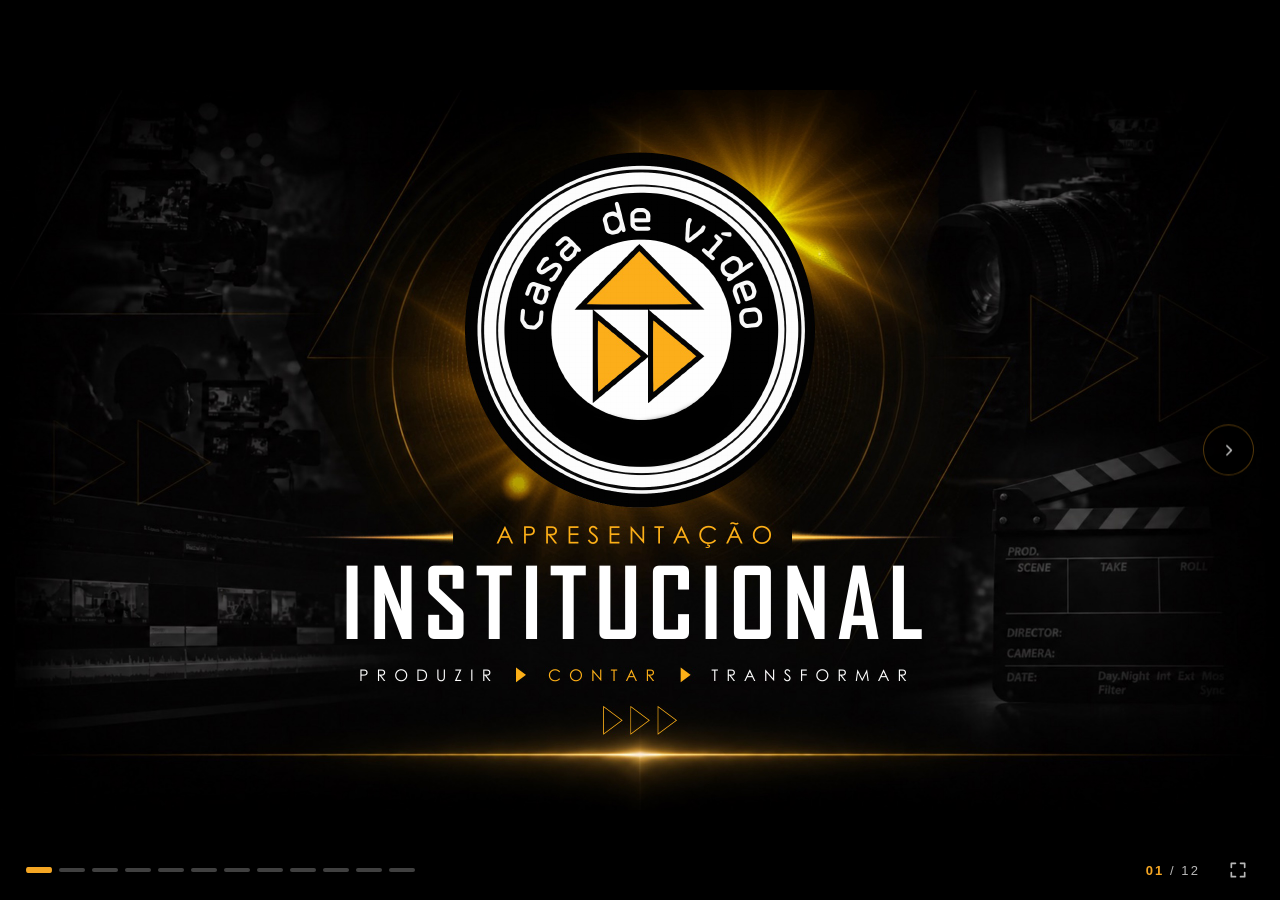
<file: institucional/index.html>
<!doctype html>
<html lang="pt-BR">
<head>
<meta charset="utf-8">
<meta name="viewport" content="width=device-width, initial-scale=1, viewport-fit=cover">
<title>Casa de Vídeo — Apresentação Institucional</title>
<meta name="description" content="Produções audiovisuais criativas, humanas e memoráveis para marcas, eventos e experiências.">
<meta name="theme-color" content="#000000">

<!-- Preview do link no WhatsApp, e-mail e redes.
     ATENÇÃO: se a pasta no servidor não for /institucional/, corrija as 2 URLs abaixo. -->
<meta property="og:type" content="website">
<meta property="og:site_name" content="Casa de Vídeo">
<meta property="og:title" content="Casa de Vídeo — Apresentação Institucional">
<meta property="og:description" content="Produções audiovisuais criativas, humanas e memoráveis para marcas, eventos e experiências.">
<meta property="og:url" content="https://casadevideo.com.br/institucional/">
<meta property="og:image" content="https://casadevideo.com.br/institucional/preview.jpg">
<meta property="og:image:width" content="1200">
<meta property="og:image:height" content="675">
<meta name="twitter:card" content="summary_large_image">

<link rel="icon" href="data:image/svg+xml,%3Csvg xmlns='http://www.w3.org/2000/svg' viewBox='0 0 32 32'%3E%3Crect width='32' height='32' fill='%23000'/%3E%3Cpath d='M12 9l12 7-12 7z' fill='%23F5A623'/%3E%3C/svg%3E">

<style>
  :root{ --gold:#F5A623; --ink:#000; --ui:rgba(255,255,255,.72); }
  *{box-sizing:border-box}
  html,body{height:100%}
  body{
    margin:0; background:var(--ink); color:#fff;
    font-family:"Helvetica Neue",Helvetica,Arial,sans-serif;
    overflow:hidden; -webkit-font-smoothing:antialiased;
  }

  /* ---------- abertura ---------- */
  #boot{
    position:fixed; inset:0; z-index:60; background:#000;
    display:grid; place-items:center; transition:opacity .6s ease;
  }
  #boot.gone{opacity:0; pointer-events:none}
  #boot .ring{
    width:54px; aspect-ratio:1; border-radius:50%;
    border:2px solid rgba(245,166,35,.22); border-top-color:var(--gold);
    animation:spin 1s linear infinite;
  }
  @keyframes spin{to{transform:rotate(360deg)}}

  /* ---------- palco ---------- */
  #stage{position:fixed; inset:0; display:grid; place-items:center}
  #frame{
    position:relative; width:100%; height:100%;
    max-width:calc(100vh * 16 / 9); max-height:calc(100vw * 9 / 16);
    aspect-ratio:16/9; background:#000;
  }
  .slide{
    position:absolute; inset:0; opacity:0; visibility:hidden;
    transition:opacity .45s ease; will-change:opacity;
  }
  .slide.on{opacity:1; visibility:visible}
  .slide img.bg{position:absolute; inset:0; width:100%; height:100%; object-fit:cover; display:block}

  /* ---------- vídeo ---------- */
  .vwrap{position:absolute; overflow:hidden; background:#000}
  .vwrap video{width:100%; height:100%; display:block; object-fit:cover; background:#000}
  .playbtn{
    position:absolute; inset:0; display:grid; place-items:center;
    background:rgba(0,0,0,.28); border:0; cursor:pointer; padding:0;
    transition:background .25s ease, opacity .25s ease;
  }
  .playbtn:hover{background:rgba(0,0,0,.14)}
  .playbtn.hidden{opacity:0; pointer-events:none}
  .playbtn i{
    width:clamp(56px,7vw,92px); aspect-ratio:1; border-radius:50%;
    background:rgba(0,0,0,.55); border:2px solid var(--gold);
    display:grid; place-items:center;
    box-shadow:0 0 0 8px rgba(245,166,35,.10), 0 10px 40px rgba(0,0,0,.6);
    transition:transform .25s ease, background .25s ease;
  }
  .playbtn:hover i{transform:scale(1.07); background:rgba(245,166,35,.95)}
  .playbtn i::after{
    content:""; width:0; height:0; margin-left:18%;
    border-left:clamp(16px,2vw,26px) solid var(--gold);
    border-top:clamp(10px,1.25vw,16px) solid transparent;
    border-bottom:clamp(10px,1.25vw,16px) solid transparent;
    transition:border-left-color .25s ease;
  }
  .playbtn:hover i::after{border-left-color:#000}
  .buffer{
    position:absolute; inset:0; display:none; place-items:center;
    background:rgba(0,0,0,.35); pointer-events:none;
  }
  .buffer.on{display:grid}
  .buffer div{
    width:44px; aspect-ratio:1; border-radius:50%;
    border:2px solid rgba(245,166,35,.22); border-top-color:var(--gold);
    animation:spin 1s linear infinite;
  }

  /* ---------- navegação ---------- */
  .nav{
    position:fixed; top:50%; transform:translateY(-50%);
    width:clamp(42px,4vw,58px); aspect-ratio:1; border-radius:50%;
    background:rgba(0,0,0,.45); border:1px solid rgba(245,166,35,.35);
    color:var(--ui); cursor:pointer; z-index:30;
    display:grid; place-items:center; backdrop-filter:blur(6px);
    transition:opacity .3s ease, background .2s ease, border-color .2s ease;
  }
  .nav:hover{background:rgba(245,166,35,.9); color:#000; border-color:var(--gold)}
  .nav:disabled{opacity:0; pointer-events:none}
  #prev{left:clamp(10px,2vw,26px)} #next{right:clamp(10px,2vw,26px)}
  .nav svg{width:42%; height:42%; fill:none; stroke:currentColor; stroke-width:2.4; stroke-linecap:round; stroke-linejoin:round}

  /* ---------- rodapé ---------- */
  #bar{
    position:fixed; left:0; right:0; bottom:0; z-index:30;
    display:flex; align-items:center; gap:clamp(10px,2vw,22px);
    padding:14px clamp(12px,2.5vw,26px);
    padding-bottom:calc(14px + env(safe-area-inset-bottom));
    background:linear-gradient(to top,rgba(0,0,0,.85),rgba(0,0,0,0));
    transition:opacity .35s ease;
  }
  #dots{display:flex; gap:7px; flex:1; flex-wrap:wrap}
  .dot{
    width:26px; height:4px; border-radius:2px; background:rgba(255,255,255,.25);
    border:0; padding:0; cursor:pointer; transition:background .2s ease, transform .2s ease;
  }
  .dot:hover{background:rgba(245,166,35,.6)}
  .dot.on{background:var(--gold); transform:scaleY(1.5)}
  #count{
    font-size:clamp(11px,1.15vw,13px); letter-spacing:.16em; color:var(--ui);
    font-variant-numeric:tabular-nums; white-space:nowrap;
  }
  #count b{color:var(--gold); font-weight:600}
  .iconbtn{background:transparent; border:0; color:var(--ui); cursor:pointer; padding:6px; line-height:0; transition:color .2s ease}
  .iconbtn:hover{color:var(--gold)}
  .iconbtn svg{width:clamp(17px,1.7vw,20px); height:clamp(17px,1.7vw,20px); fill:none; stroke:currentColor; stroke-width:2; stroke-linecap:round; stroke-linejoin:round}

  body.idle #bar, body.idle .nav{opacity:0; pointer-events:none}

  #hint{
    position:fixed; left:50%; bottom:clamp(64px,9vh,92px); transform:translateX(-50%);
    z-index:31; font-size:11px; letter-spacing:.22em; text-transform:uppercase;
    color:rgba(255,255,255,.55); pointer-events:none;
    animation:fade 5.5s ease forwards; animation-delay:2s;
  }
  @keyframes fade{to{opacity:0}}

  @media (max-width:640px){
    .nav{display:none}
    #dots{flex-wrap:nowrap; gap:4px}
    #dots .dot{width:12px}
    #hint{letter-spacing:.16em}
  }
</style>
</head>
<body>

<div id="boot"><div class="ring"></div></div>
<div id="stage"></div>

<button class="nav" id="prev" aria-label="Slide anterior"><svg viewBox="0 0 24 24"><path d="M15 5l-7 7 7 7"/></svg></button>
<button class="nav" id="next" aria-label="Próximo slide"><svg viewBox="0 0 24 24"><path d="M9 5l7 7-7 7"/></svg></button>

<div id="hint">Use as setas ← → para navegar</div>

<div id="bar">
  <div id="dots"></div>
  <div id="count"><b>01</b> / 12</div>
  <button class="iconbtn" id="fs" aria-label="Tela cheia" title="Tela cheia">
    <svg viewBox="0 0 24 24"><path d="M4 9V4h5M20 9V4h-5M4 15v5h5M20 15v5h-5"/></svg>
  </button>
</div>

<script>
(function(){
  "use strict";

  // Geometria extraída do PowerPoint (% da área do slide)
  var SLIDES = [
    {i:1}, {i:2}, {i:3},
    {i:4,  v:"media1", left:0,       top:0,       w:100,     h:100},
    {i:5,  v:"media2", left:47.0435, top:0,       w:31.6406, h:100},
    {i:6},
    {i:7,  v:"media3", left:42.9390, top:16.2270, w:53.9200, h:53.9200},
    {i:8}, {i:9},
    {i:10, v:"media4", left:42.6088, top:26.7888, w:53.8512, h:53.8512},
    {i:11}, {i:12}
  ];

  var stage = document.getElementById('stage');
  var frame = document.createElement('div');
  frame.id = 'frame';
  stage.appendChild(frame);

  var pad = function(n){ return (n<10?'0':'') + n; };
  var els = [], videos = [];

  SLIDES.forEach(function(s, idx){
    var d = document.createElement('div');
    d.className = 'slide';

    var img = document.createElement('img');
    img.className = 'bg';
    img.src = 'slides/slide-' + pad(s.i) + '.jpg';
    img.alt = 'Slide ' + s.i;
    img.decoding = 'async';
    img.loading = idx < 3 ? 'eager' : 'lazy';
    img.draggable = false;
    d.appendChild(img);

    if (s.v) {
      var w = document.createElement('div');
      w.className = 'vwrap';
      w.style.left = s.left + '%'; w.style.top = s.top + '%';
      w.style.width = s.w + '%';   w.style.height = s.h + '%';

      var v = document.createElement('video');
      v.src = 'videos/' + s.v + '.mp4';
      v.poster = 'posters/' + s.v + '.jpg';
      v.preload = 'none';                 // só baixa quando dão play
      v.controls = false;                 // barra nativa só depois do 1o play
      v.playsInline = true;
      v.setAttribute('playsinline','');
      v.setAttribute('webkit-playsinline','');
      v.setAttribute('controlsList','nodownload');
      w.appendChild(v);

      var buf = document.createElement('div');
      buf.className = 'buffer';
      buf.appendChild(document.createElement('div'));
      w.appendChild(buf);

      var btn = document.createElement('button');
      btn.className = 'playbtn';
      btn.setAttribute('aria-label','Reproduzir vídeo');
      btn.appendChild(document.createElement('i'));
      btn.addEventListener('click', function(e){
        e.stopPropagation();
        v.preload = 'auto';
        buf.classList.add('on');
        var p = v.play();
        if (p && p.catch) p.catch(function(){ buf.classList.remove('on'); });
      });
      w.appendChild(btn);

      v.addEventListener('play',    function(){ v.controls = true; btn.classList.add('hidden'); });
      v.addEventListener('pause',   function(){ btn.classList.remove('hidden'); });
      v.addEventListener('ended',   function(){ btn.classList.remove('hidden'); });
      v.addEventListener('waiting', function(){ buf.classList.add('on'); });
      v.addEventListener('playing', function(){ buf.classList.remove('on'); });
      v.addEventListener('error',   function(){ buf.classList.remove('on'); });

      d.appendChild(w);
      videos.push(v);
    }

    frame.appendChild(d);
    els.push(d);
  });

  // ---------- navegação ----------
  var cur = 0;
  var dots  = document.getElementById('dots');
  var count = document.getElementById('count');
  var prev  = document.getElementById('prev');
  var next  = document.getElementById('next');

  SLIDES.forEach(function(s, i){
    var b = document.createElement('button');
    b.className = 'dot';
    b.setAttribute('aria-label','Ir para o slide ' + (i+1));
    b.addEventListener('click', function(){ go(i); });
    dots.appendChild(b);
  });
  var dotEls = dots.children;

  function go(n){
    n = Math.max(0, Math.min(SLIDES.length - 1, n));
    if (n === cur && els[cur].classList.contains('on')) return;
    videos.forEach(function(v){ if(!v.paused) v.pause(); });
    els[cur].classList.remove('on');
    dotEls[cur].classList.remove('on');
    cur = n;
    els[cur].classList.add('on');
    dotEls[cur].classList.add('on');
    count.innerHTML = '<b>' + pad(cur+1) + '</b> / ' + pad(SLIDES.length);
    prev.disabled = (cur === 0);
    next.disabled = (cur === SLIDES.length - 1);
    [cur+1, cur+2].forEach(function(k){
      var im = els[k] && els[k].querySelector('img');
      if (im) im.loading = 'eager';
    });
  }

  prev.addEventListener('click', function(){ go(cur-1); });
  next.addEventListener('click', function(){ go(cur+1); });

  document.addEventListener('keydown', function(e){
    if (e.key === 'ArrowRight' || e.key === 'PageDown' || e.key === ' ') { e.preventDefault(); go(cur+1); }
    else if (e.key === 'ArrowLeft' || e.key === 'PageUp') { e.preventDefault(); go(cur-1); }
    else if (e.key === 'Home') { go(0); }
    else if (e.key === 'End')  { go(SLIDES.length-1); }
    else if (e.key === 'f' || e.key === 'F') { toggleFs(); }
  });

  stage.addEventListener('click', function(e){
    if (e.target.closest('.vwrap')) return;
    var r = frame.getBoundingClientRect();
    go(e.clientX < r.left + r.width/2 ? cur-1 : cur+1);
  });

  var sx = 0, sy = 0, tracking = false;
  stage.addEventListener('touchstart', function(e){
    tracking = true; sx = e.touches[0].clientX; sy = e.touches[0].clientY;
  }, {passive:true});
  stage.addEventListener('touchend', function(e){
    if (!tracking) return;
    var dx = e.changedTouches[0].clientX - sx;
    var dy = e.changedTouches[0].clientY - sy;
    if (Math.abs(dx) > 48 && Math.abs(dx) > Math.abs(dy)) go(dx < 0 ? cur+1 : cur-1);
    tracking = false;
  }, {passive:true});

  function toggleFs(){
    var d = document.documentElement;
    if (!document.fullscreenElement && !document.webkitFullscreenElement) {
      (d.requestFullscreen || d.webkitRequestFullscreen).call(d);
    } else {
      (document.exitFullscreen || document.webkitExitFullscreen).call(document);
    }
  }
  document.getElementById('fs').addEventListener('click', function(e){ e.stopPropagation(); toggleFs(); });

  var t;
  function wake(){
    document.body.classList.remove('idle');
    clearTimeout(t);
    t = setTimeout(function(){ document.body.classList.add('idle'); }, 3000);
  }
  ['mousemove','touchstart','keydown','click'].forEach(function(ev){
    document.addEventListener(ev, wake, {passive:true});
  });
  wake();

  // no celular a dica fala em deslizar, nao em setas do teclado
  if (window.matchMedia('(hover: none)').matches) {
    document.getElementById('hint').textContent = 'Deslize para navegar';
  }

  go(0);

  // some com a tela de abertura quando o 1o slide estiver pronto
  var first = els[0].querySelector('img');
  function boot(){
    var b = document.getElementById('boot');
    if (b) b.classList.add('gone');
  }
  if (first.complete) boot();
  else { first.addEventListener('load', boot); first.addEventListener('error', boot); }
  setTimeout(boot, 6000);
})();
</script>
</body>
</html>
</file>
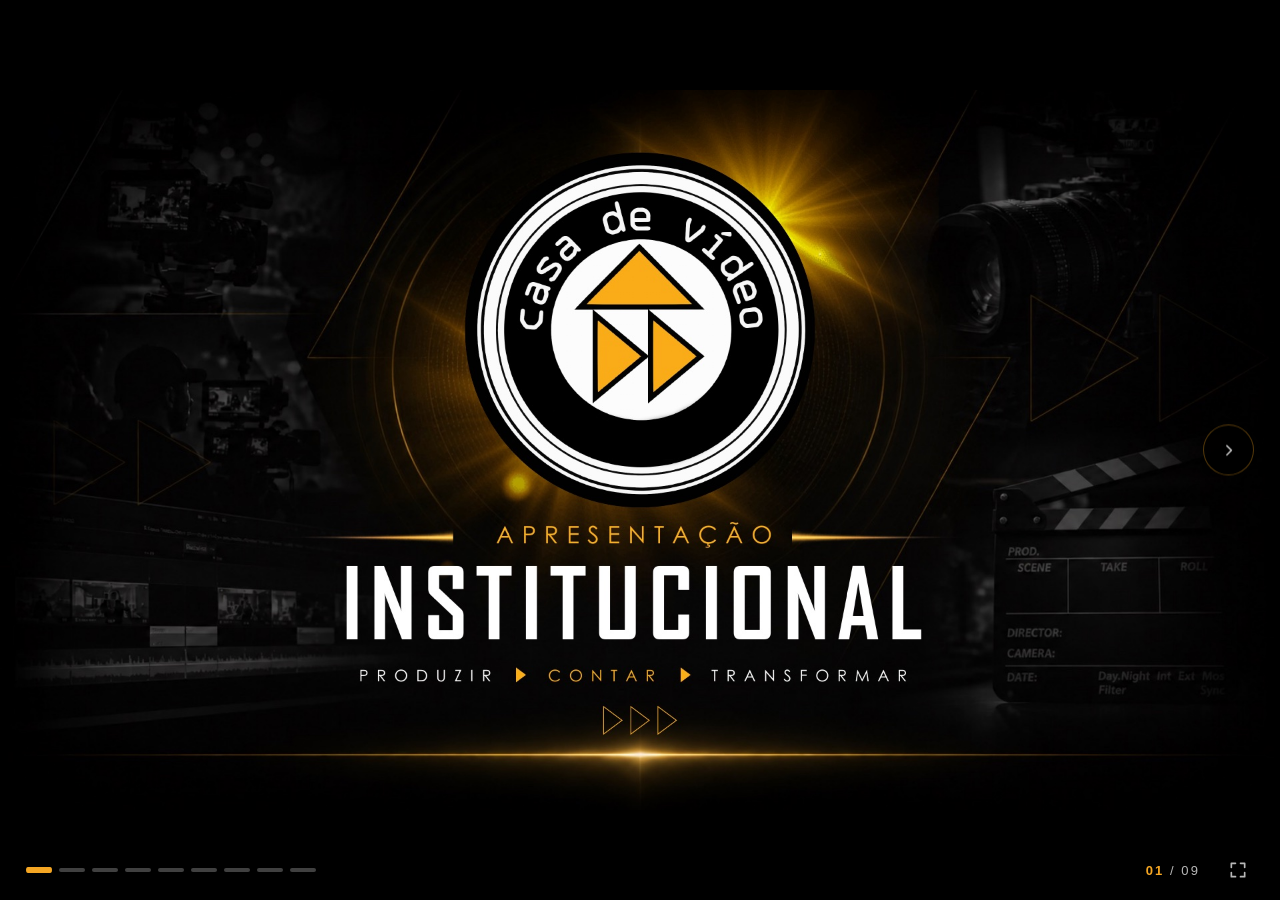
<file: institucional2026/index.html>
<!doctype html>
<html lang="pt-BR">
<head>
<meta charset="utf-8">
<meta name="viewport" content="width=device-width, initial-scale=1, viewport-fit=cover">
<title>Casa de Vídeo — Apresentação Institucional</title>
<meta name="description" content="Produções audiovisuais criativas, humanas e memoráveis para marcas, eventos e experiências.">
<meta name="theme-color" content="#000000">

<!-- Preview do link no WhatsApp, e-mail e redes.
     ATENÇÃO: se a pasta no servidor não for /institucional2026/, corrija as 2 URLs abaixo. -->
<meta property="og:type" content="website">
<meta property="og:site_name" content="Casa de Vídeo">
<meta property="og:title" content="Casa de Vídeo — Apresentação Institucional">
<meta property="og:description" content="Produções audiovisuais criativas, humanas e memoráveis para marcas, eventos e experiências.">
<meta property="og:url" content="https://casadevideo.com.br/institucional2026/">
<meta property="og:image" content="https://casadevideo.com.br/institucional2026/preview.jpg">
<meta property="og:image:width" content="1200">
<meta property="og:image:height" content="675">
<meta name="twitter:card" content="summary_large_image">

<link rel="icon" href="data:image/svg+xml,%3Csvg xmlns='http://www.w3.org/2000/svg' viewBox='0 0 32 32'%3E%3Crect width='32' height='32' fill='%23000'/%3E%3Cpath d='M12 9l12 7-12 7z' fill='%23F5A623'/%3E%3C/svg%3E">

<style>
  :root{ --gold:#F5A623; --ink:#000; --ui:rgba(255,255,255,.72); }
  *{box-sizing:border-box}
  html,body{height:100%}
  body{
    margin:0; background:var(--ink); color:#fff;
    font-family:"Helvetica Neue",Helvetica,Arial,sans-serif;
    overflow:hidden; -webkit-font-smoothing:antialiased;
  }

  /* ---------- abertura ---------- */
  #boot{
    position:fixed; inset:0; z-index:60; background:#000;
    display:grid; place-items:center; transition:opacity .6s ease;
  }
  #boot.gone{opacity:0; pointer-events:none}
  #boot .ring{
    width:54px; aspect-ratio:1; border-radius:50%;
    border:2px solid rgba(245,166,35,.22); border-top-color:var(--gold);
    animation:spin 1s linear infinite;
  }
  @keyframes spin{to{transform:rotate(360deg)}}

  /* ---------- palco ---------- */
  #stage{position:fixed; inset:0; display:grid; place-items:center}
  #frame{
    position:relative; width:100%; height:100%;
    max-width:calc(100vh * 16 / 9); max-height:calc(100vw * 9 / 16);
    aspect-ratio:16/9; background:#000;
  }
  .slide{
    position:absolute; inset:0; opacity:0; visibility:hidden;
    transition:opacity .45s ease; will-change:opacity;
  }
  .slide.on{opacity:1; visibility:visible}
  .slide img.bg{position:absolute; inset:0; width:100%; height:100%; object-fit:cover; display:block}

  /* ---------- vídeo ---------- */
  .vwrap{position:absolute; overflow:hidden; background:#000}
  .vwrap video{width:100%; height:100%; display:block; object-fit:cover; background:#000}
  .playbtn{
    position:absolute; inset:0; display:grid; place-items:center;
    background:rgba(0,0,0,.28); border:0; cursor:pointer; padding:0;
    transition:background .25s ease, opacity .25s ease;
  }
  .playbtn:hover{background:rgba(0,0,0,.14)}
  .playbtn.hidden{opacity:0; pointer-events:none}
  .playbtn i{
    width:clamp(56px,7vw,92px); aspect-ratio:1; border-radius:50%;
    background:rgba(0,0,0,.55); border:2px solid var(--gold);
    display:grid; place-items:center;
    box-shadow:0 0 0 8px rgba(245,166,35,.10), 0 10px 40px rgba(0,0,0,.6);
    transition:transform .25s ease, background .25s ease;
  }
  .playbtn:hover i{transform:scale(1.07); background:rgba(245,166,35,.95)}
  .playbtn i::after{
    content:""; width:0; height:0; margin-left:18%;
    border-left:clamp(16px,2vw,26px) solid var(--gold);
    border-top:clamp(10px,1.25vw,16px) solid transparent;
    border-bottom:clamp(10px,1.25vw,16px) solid transparent;
    transition:border-left-color .25s ease;
  }
  .playbtn:hover i::after{border-left-color:#000}
  .buffer{
    position:absolute; inset:0; display:none; place-items:center;
    background:rgba(0,0,0,.35); pointer-events:none;
  }
  .buffer.on{display:grid}
  .buffer div{
    width:44px; aspect-ratio:1; border-radius:50%;
    border:2px solid rgba(245,166,35,.22); border-top-color:var(--gold);
    animation:spin 1s linear infinite;
  }

  /* ---------- navegação ---------- */
  .nav{
    position:fixed; top:50%; transform:translateY(-50%);
    width:clamp(42px,4vw,58px); aspect-ratio:1; border-radius:50%;
    background:rgba(0,0,0,.45); border:1px solid rgba(245,166,35,.35);
    color:var(--ui); cursor:pointer; z-index:30;
    display:grid; place-items:center; backdrop-filter:blur(6px);
    transition:opacity .3s ease, background .2s ease, border-color .2s ease;
  }
  .nav:hover{background:rgba(245,166,35,.9); color:#000; border-color:var(--gold)}
  .nav:disabled{opacity:0; pointer-events:none}
  #prev{left:clamp(10px,2vw,26px)} #next{right:clamp(10px,2vw,26px)}
  .nav svg{width:42%; height:42%; fill:none; stroke:currentColor; stroke-width:2.4; stroke-linecap:round; stroke-linejoin:round}

  /* ---------- rodapé ---------- */
  #bar{
    position:fixed; left:0; right:0; bottom:0; z-index:30;
    display:flex; align-items:center; gap:clamp(10px,2vw,22px);
    padding:14px clamp(12px,2.5vw,26px);
    padding-bottom:calc(14px + env(safe-area-inset-bottom));
    background:linear-gradient(to top,rgba(0,0,0,.85),rgba(0,0,0,0));
    transition:opacity .35s ease;
  }
  #dots{display:flex; gap:7px; flex:1; flex-wrap:wrap}
  .dot{
    width:26px; height:4px; border-radius:2px; background:rgba(255,255,255,.25);
    border:0; padding:0; cursor:pointer; transition:background .2s ease, transform .2s ease;
  }
  .dot:hover{background:rgba(245,166,35,.6)}
  .dot.on{background:var(--gold); transform:scaleY(1.5)}
  #count{
    font-size:clamp(11px,1.15vw,13px); letter-spacing:.16em; color:var(--ui);
    font-variant-numeric:tabular-nums; white-space:nowrap;
  }
  #count b{color:var(--gold); font-weight:600}
  .iconbtn{background:transparent; border:0; color:var(--ui); cursor:pointer; padding:6px; line-height:0; transition:color .2s ease}
  .iconbtn:hover{color:var(--gold)}
  .iconbtn svg{width:clamp(17px,1.7vw,20px); height:clamp(17px,1.7vw,20px); fill:none; stroke:currentColor; stroke-width:2; stroke-linecap:round; stroke-linejoin:round}

  body.idle #bar, body.idle .nav{opacity:0; pointer-events:none}

  #hint{
    position:fixed; left:50%; bottom:clamp(64px,9vh,92px); transform:translateX(-50%);
    z-index:31; font-size:11px; letter-spacing:.22em; text-transform:uppercase;
    color:rgba(255,255,255,.55); pointer-events:none;
    animation:fade 5.5s ease forwards; animation-delay:2s;
  }
  @keyframes fade{to{opacity:0}}

  @media (max-width:640px){
    .nav{display:none}
    #dots{flex-wrap:nowrap; gap:4px}
    #dots .dot{width:12px}
    #hint{letter-spacing:.16em}
  }
</style>
</head>
<body>

<div id="boot"><div class="ring"></div></div>
<div id="stage"></div>

<button class="nav" id="prev" aria-label="Slide anterior"><svg viewBox="0 0 24 24"><path d="M15 5l-7 7 7 7"/></svg></button>
<button class="nav" id="next" aria-label="Próximo slide"><svg viewBox="0 0 24 24"><path d="M9 5l7 7-7 7"/></svg></button>

<div id="hint">Use as setas ← → para navegar</div>

<div id="bar">
  <div id="dots"></div>
  <div id="count"><b>01</b> / 09</div>
  <button class="iconbtn" id="fs" aria-label="Tela cheia" title="Tela cheia">
    <svg viewBox="0 0 24 24"><path d="M4 9V4h5M20 9V4h-5M4 15v5h5M20 15v5h-5"/></svg>
  </button>
</div>

<script>
(function(){
  "use strict";

  // Geometria extraída do PowerPoint (% da área do slide)
  var SLIDES = [
    {i:1}, {i:2},
    {i:3, v:"media1", left:0,       top:0,       w:100,     h:100},
    {i:4},
    {i:5, v:"media2", left:42.9390, top:16.2270, w:53.9200, h:53.9200},
    {i:6}, {i:7}, {i:8}, {i:9}
  ];
  var stage = document.getElementById('stage');
  var frame = document.createElement('div');
  frame.id = 'frame';
  stage.appendChild(frame);

  var pad = function(n){ return (n<10?'0':'') + n; };
  var els = [], videos = [];

  SLIDES.forEach(function(s, idx){
    var d = document.createElement('div');
    d.className = 'slide';

    var img = document.createElement('img');
    img.className = 'bg';
    img.src = 'slides/slide-' + pad(s.i) + '.jpg';
    img.alt = 'Slide ' + s.i;
    img.decoding = 'async';
    img.loading = idx < 3 ? 'eager' : 'lazy';
    img.draggable = false;
    d.appendChild(img);

    if (s.v) {
      var w = document.createElement('div');
      w.className = 'vwrap';
      w.style.left = s.left + '%'; w.style.top = s.top + '%';
      w.style.width = s.w + '%';   w.style.height = s.h + '%';

      var v = document.createElement('video');
      v.src = 'videos/' + s.v + '.mp4';
      v.poster = 'posters/' + s.v + '.jpg';
      v.preload = 'none';                 // só baixa quando dão play
      v.controls = false;                 // barra nativa só depois do 1o play
      v.playsInline = true;
      v.setAttribute('playsinline','');
      v.setAttribute('webkit-playsinline','');
      v.setAttribute('controlsList','nodownload');
      w.appendChild(v);

      var buf = document.createElement('div');
      buf.className = 'buffer';
      buf.appendChild(document.createElement('div'));
      w.appendChild(buf);

      var btn = document.createElement('button');
      btn.className = 'playbtn';
      btn.setAttribute('aria-label','Reproduzir vídeo');
      btn.appendChild(document.createElement('i'));
      btn.addEventListener('click', function(e){
        e.stopPropagation();
        v.preload = 'auto';
        buf.classList.add('on');
        var p = v.play();
        if (p && p.catch) p.catch(function(){ buf.classList.remove('on'); });
      });
      w.appendChild(btn);

      v.addEventListener('play',    function(){ v.controls = true; btn.classList.add('hidden'); });
      v.addEventListener('pause',   function(){ btn.classList.remove('hidden'); });
      v.addEventListener('ended',   function(){ btn.classList.remove('hidden'); });
      v.addEventListener('waiting', function(){ buf.classList.add('on'); });
      v.addEventListener('playing', function(){ buf.classList.remove('on'); });
      v.addEventListener('error',   function(){ buf.classList.remove('on'); });

      d.appendChild(w);
      videos.push(v);
    }

    frame.appendChild(d);
    els.push(d);
  });

  // ---------- navegação ----------
  var cur = 0;
  var dots  = document.getElementById('dots');
  var count = document.getElementById('count');
  var prev  = document.getElementById('prev');
  var next  = document.getElementById('next');

  SLIDES.forEach(function(s, i){
    var b = document.createElement('button');
    b.className = 'dot';
    b.setAttribute('aria-label','Ir para o slide ' + (i+1));
    b.addEventListener('click', function(){ go(i); });
    dots.appendChild(b);
  });
  var dotEls = dots.children;

  function go(n){
    n = Math.max(0, Math.min(SLIDES.length - 1, n));
    if (n === cur && els[cur].classList.contains('on')) return;
    videos.forEach(function(v){ if(!v.paused) v.pause(); });
    els[cur].classList.remove('on');
    dotEls[cur].classList.remove('on');
    cur = n;
    els[cur].classList.add('on');
    dotEls[cur].classList.add('on');
    count.innerHTML = '<b>' + pad(cur+1) + '</b> / ' + pad(SLIDES.length);
    prev.disabled = (cur === 0);
    next.disabled = (cur === SLIDES.length - 1);
    [cur+1, cur+2].forEach(function(k){
      var im = els[k] && els[k].querySelector('img');
      if (im) im.loading = 'eager';
    });
  }

  prev.addEventListener('click', function(){ go(cur-1); });
  next.addEventListener('click', function(){ go(cur+1); });

  document.addEventListener('keydown', function(e){
    if (e.key === 'ArrowRight' || e.key === 'PageDown' || e.key === ' ') { e.preventDefault(); go(cur+1); }
    else if (e.key === 'ArrowLeft' || e.key === 'PageUp') { e.preventDefault(); go(cur-1); }
    else if (e.key === 'Home') { go(0); }
    else if (e.key === 'End')  { go(SLIDES.length-1); }
    else if (e.key === 'f' || e.key === 'F') { toggleFs(); }
  });

  stage.addEventListener('click', function(e){
    if (e.target.closest('.vwrap')) return;
    var r = frame.getBoundingClientRect();
    go(e.clientX < r.left + r.width/2 ? cur-1 : cur+1);
  });

  var sx = 0, sy = 0, tracking = false;
  stage.addEventListener('touchstart', function(e){
    tracking = true; sx = e.touches[0].clientX; sy = e.touches[0].clientY;
  }, {passive:true});
  stage.addEventListener('touchend', function(e){
    if (!tracking) return;
    var dx = e.changedTouches[0].clientX - sx;
    var dy = e.changedTouches[0].clientY - sy;
    if (Math.abs(dx) > 48 && Math.abs(dx) > Math.abs(dy)) go(dx < 0 ? cur+1 : cur-1);
    tracking = false;
  }, {passive:true});

  function toggleFs(){
    var d = document.documentElement;
    if (!document.fullscreenElement && !document.webkitFullscreenElement) {
      (d.requestFullscreen || d.webkitRequestFullscreen).call(d);
    } else {
      (document.exitFullscreen || document.webkitExitFullscreen).call(document);
    }
  }
  document.getElementById('fs').addEventListener('click', function(e){ e.stopPropagation(); toggleFs(); });

  var t;
  function wake(){
    document.body.classList.remove('idle');
    clearTimeout(t);
    t = setTimeout(function(){ document.body.classList.add('idle'); }, 3000);
  }
  ['mousemove','touchstart','keydown','click'].forEach(function(ev){
    document.addEventListener(ev, wake, {passive:true});
  });
  wake();

  // no celular a dica fala em deslizar, nao em setas do teclado
  if (window.matchMedia('(hover: none)').matches) {
    document.getElementById('hint').textContent = 'Deslize para navegar';
  }

  go(0);

  // some com a tela de abertura quando o 1o slide estiver pronto
  var first = els[0].querySelector('img');
  function boot(){
    var b = document.getElementById('boot');
    if (b) b.classList.add('gone');
  }
  if (first.complete) boot();
  else { first.addEventListener('load', boot); first.addEventListener('error', boot); }
  setTimeout(boot, 6000);
})();
</script>
</body>
</html>
</file>
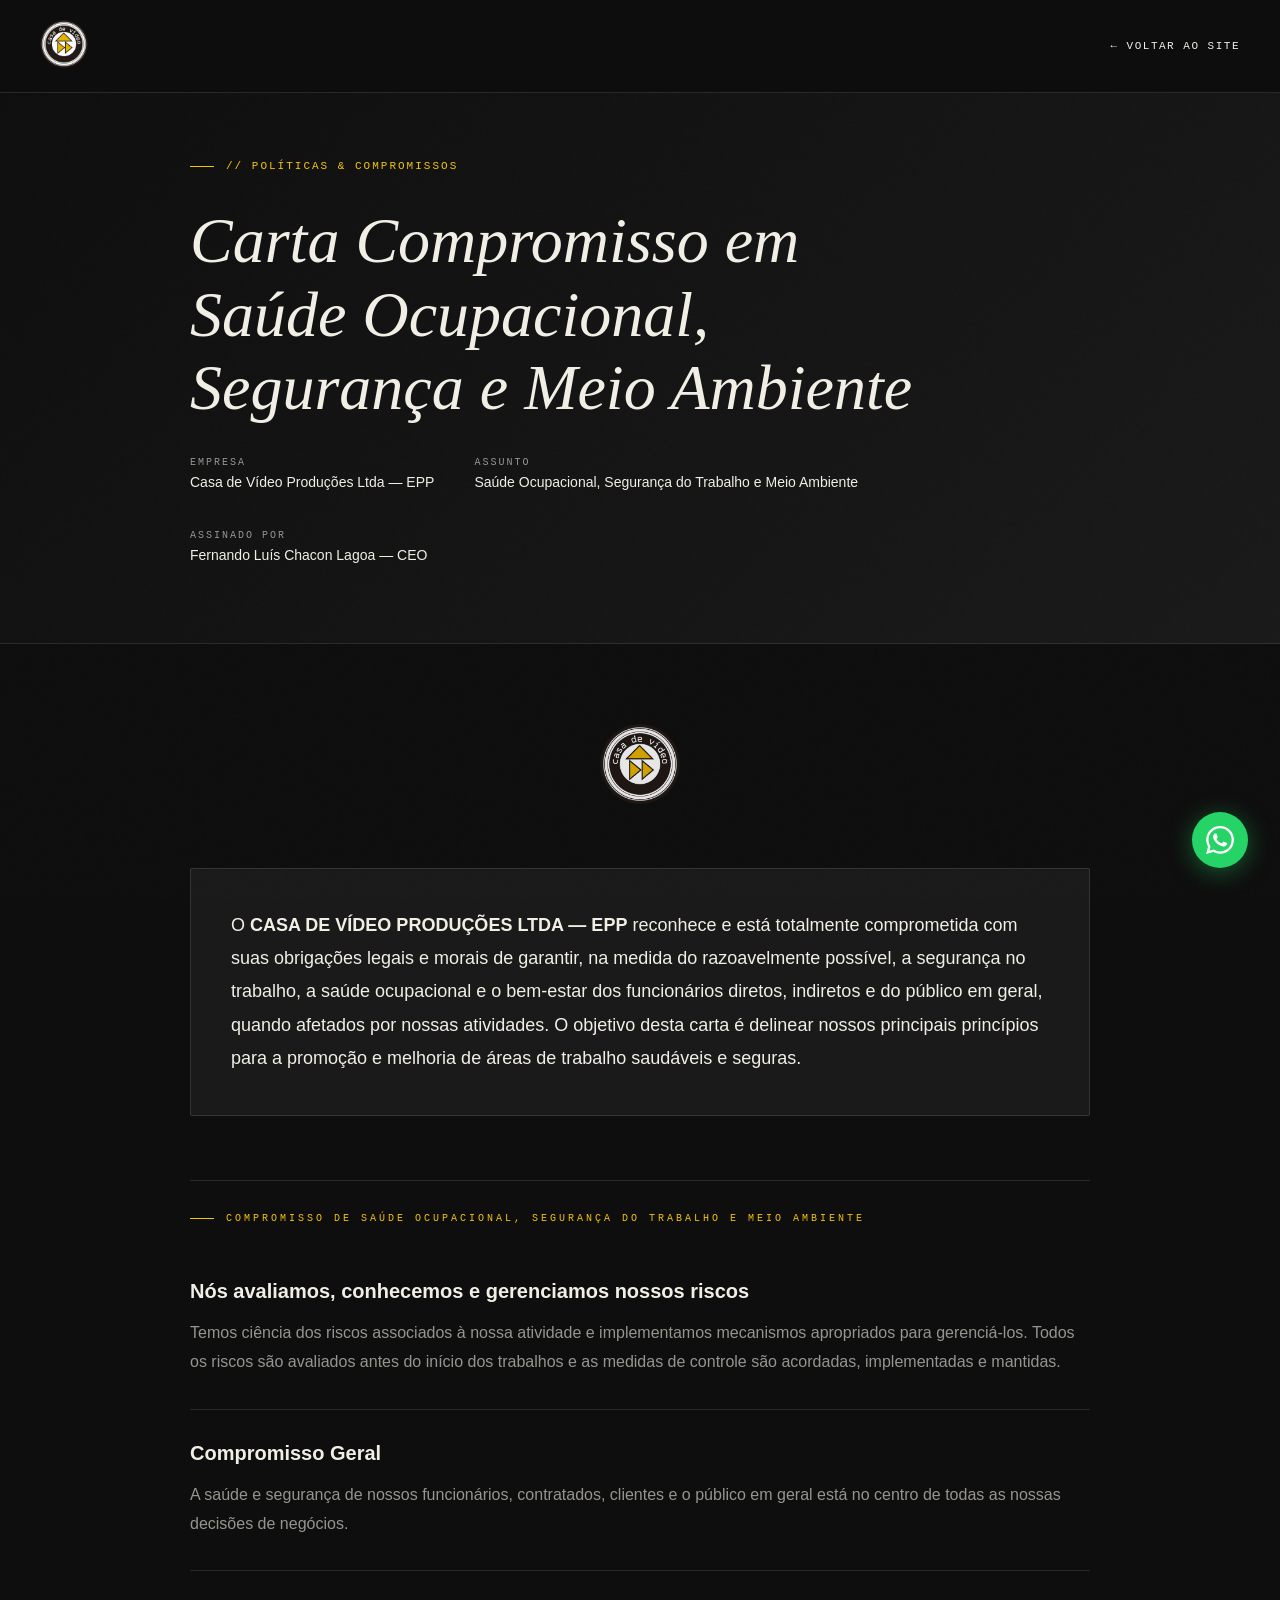
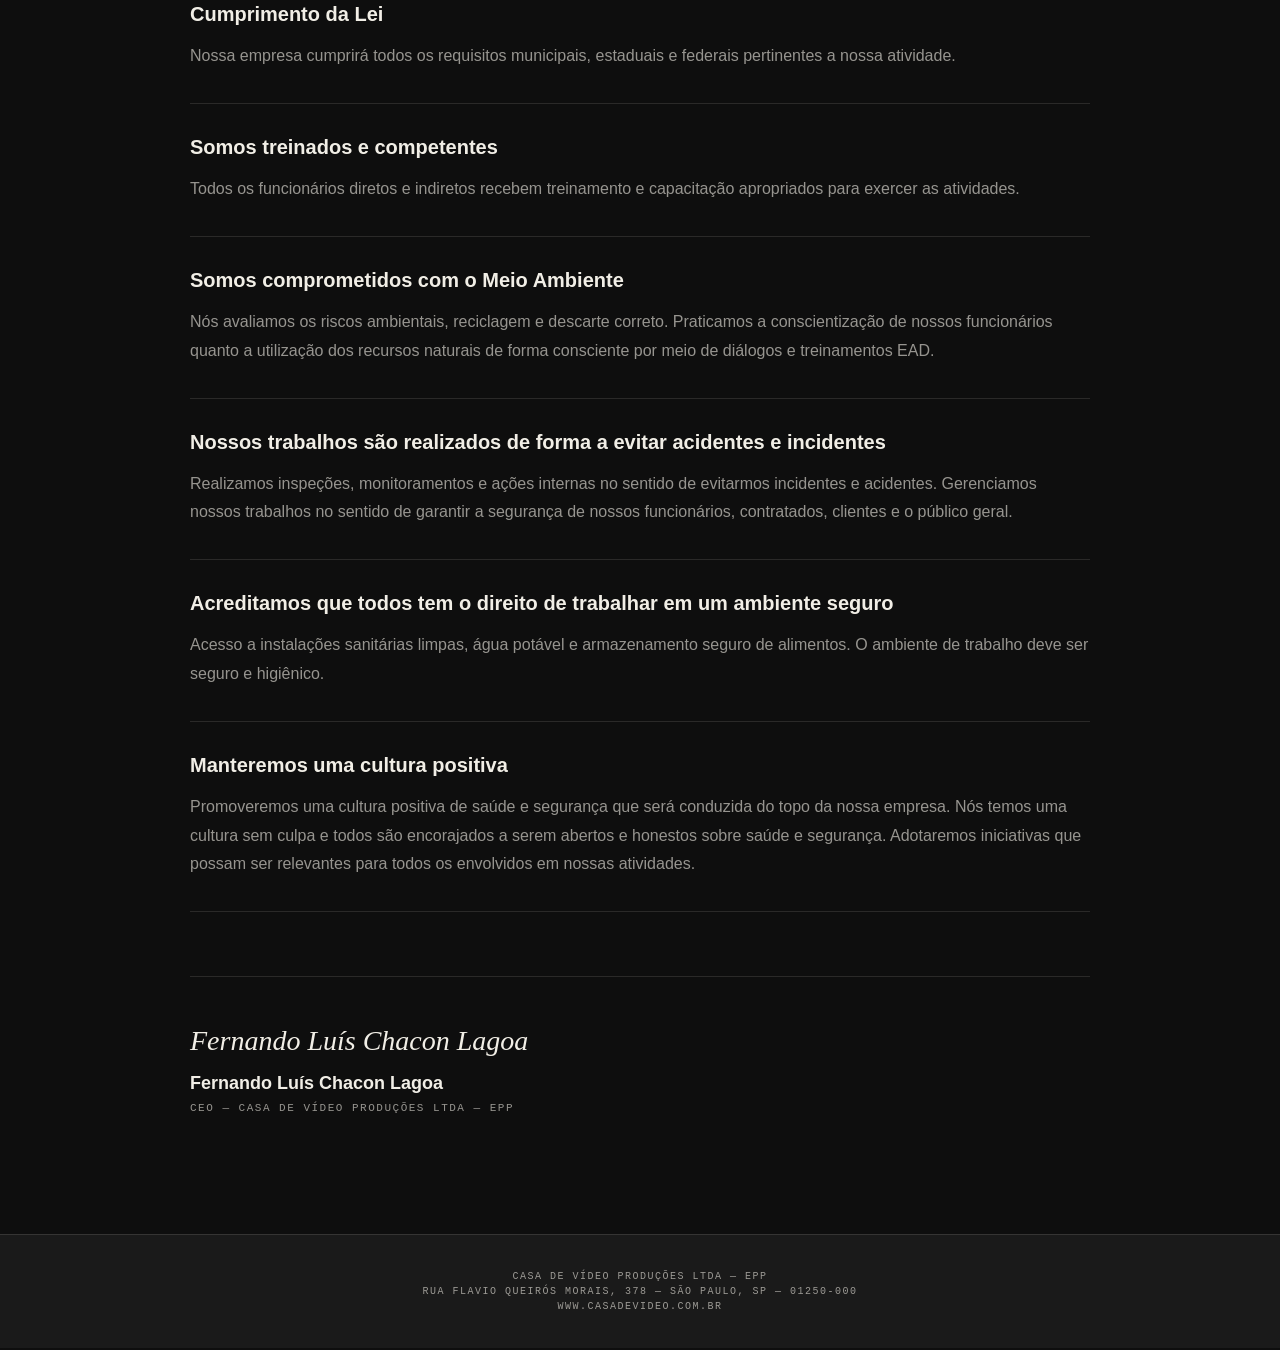
<file: carta-compromisso.html>
<!DOCTYPE html>
<html lang="pt-BR">
<head>
  <!-- Google Tag Manager -->
  <script>(function(w,d,s,l,i){w[l]=w[l]||[];w[l].push({'gtm.start':
  new Date().getTime(),event:'gtm.js'});var f=d.getElementsByTagName(s)[0],
  j=d.createElement(s),dl=l!='dataLayer'?'&l='+l:'';j.async=true;j.src=
  'https://www.googletagmanager.com/gtm.js?id='+i+dl;f.parentNode.insertBefore(j,f);
  })(window,document,'script','dataLayer','GTM-K7QVV6C8');</script>
  <!-- End Google Tag Manager -->

  <!-- Google Ads Tag (gtag.js) -->
  <script async src="https://www.googletagmanager.com/gtag/js?id=AW-18470288256"></script>
  <script>
    window.dataLayer = window.dataLayer || [];
    function gtag(){dataLayer.push(arguments);}
    gtag('js', new Date());

    gtag('config', 'AW-18470288256');
  </script>

  <!-- Google Analytics 4 Tag (gtag.js) -->
  <script async src="https://www.googletagmanager.com/gtag/js?id=G-QF8MC5BX95"></script>
  <script>
    window.dataLayer = window.dataLayer || [];
    function gtag(){dataLayer.push(arguments);}
    gtag('js', new Date());

    gtag('config', 'G-QF8MC5BX95');
  </script>

  <meta charset="utf-8"/>
  <meta content="width=device-width, initial-scale=1" name="viewport"/>
  <title>Carta Compromisso em Saúde Ocupacional — Casa de Vídeo Produções</title>
  <link rel="icon" type="image/png" href="Documentos/logo.png"/>
  <meta name="description" content="Carta Compromisso em Saúde Ocupacional, Segurança do Trabalho e Meio Ambiente — Casa de Vídeo Produções Ltda EPP."/>
  <link rel="canonical" href="https://www.casadevideo.com.br/carta-compromisso.html"/>

  <!-- b.rocket GEO Core - JSON-LD Schema Graph -->
  <script type="application/ld+json">
  {
    "@context": "https://schema.org",
    "@graph": [
      {
        "@type": "Organization",
        "@id": "https://www.casadevideo.com.br/#organization",
        "name": "Casa de Vídeo Produções Ltda",
        "url": "https://www.casadevideo.com.br",
        "logo": "https://www.casadevideo.com.br/Documentos/logo.png"
      },
      {
        "@type": "WebPage",
        "@id": "https://www.casadevideo.com.br/carta-compromisso.html/#webpage",
        "url": "https://www.casadevideo.com.br/carta-compromisso.html",
        "name": "Carta Compromisso em Saúde Ocupacional — Casa de Vídeo Produções",
        "isPartOf": { "@id": "https://www.casadevideo.com.br/#website" }
      }
    ]
  }
  </script>
  <!-- ── Security Headers ── -->
  <meta http-equiv="Content-Security-Policy" content="default-src 'self'; script-src 'self' 'unsafe-inline' https://www.googletagmanager.com https://www.google-analytics.com https://cdnjs.cloudflare.com; style-src 'self' 'unsafe-inline' https://fonts.googleapis.com; font-src 'self' https://fonts.gstatic.com https://cdn.prod.website-files.com data:; img-src 'self' data: https:; frame-src 'self' https://www.googletagmanager.com https://www.google.com https://maps.google.com; connect-src 'self' https://www.google-analytics.com https://stats.g.doubleclick.net https://region1.google-analytics.com https://www.google.com https://ad.doubleclick.net https://www.googleadservices.com https://googleads.g.doubleclick.net; base-uri 'self'; form-action 'self'; object-src 'none'; frame-ancestors 'self';"/>
  <meta http-equiv="X-Frame-Options" content="SAMEORIGIN"/>
  <meta http-equiv="X-Content-Type-Options" content="nosniff"/>
  <meta http-equiv="Referrer-Policy" content="strict-origin-when-cross-origin"/>
  <meta http-equiv="Permissions-Policy" content="camera=(), microphone=(), geolocation=()"/>
  <link rel="preconnect" href="https://fonts.googleapis.com"/>
  <link rel="preconnect" href="https://fonts.gstatic.com" crossorigin/>
  <link href="https://fonts.googleapis.com/css2?family=Instrument+Serif:ital@0;1&family=Schibsted+Grotesk:ital,wght@0,400;0,500;0,600;0,700;0,900;1,400&family=DM+Mono:wght@300;400;500&display=swap" rel="stylesheet"/>
  <style>
    *, *::before, *::after { box-sizing: border-box; -webkit-font-smoothing: antialiased; }
    :root {
      --dark: #0e0e0e; --light: #f1eee6; --accent: #f5c500;
      --text-muted: rgba(241,238,230,0.6); --border: rgba(241,238,230,0.12);
      --mid: #1a1a1a;
      --font-serif: 'Instrument Serif', serif;
      --font-sans: 'Schibsted Grotesk', sans-serif;
      --font-mono: 'DM Mono', monospace;
    }
    html, body { margin: 0; padding: 0; background: var(--dark); color: var(--light); font-family: var(--font-sans); }

    .grain-overlay {
      position: fixed; inset: 0; z-index: 999; pointer-events: none;
      background-image: url("data:image/svg+xml,%3Csvg viewBox='0 0 256 256' xmlns='http://www.w3.org/2000/svg'%3E%3Cfilter id='noise'%3E%3CfeTurbulence type='fractalNoise' baseFrequency='0.9' numOctaves='4' stitchTiles='stitch'/%3E%3C/filter%3E%3Crect width='100%25' height='100%25' filter='url(%23noise)' opacity='0.04'/%3E%3C/svg%3E");
      opacity: 0.45; mix-blend-mode: overlay;
    }

    .cdv-nav {
      position: fixed; top: 0; left: 0; right: 0; z-index: 1000;
      display: flex; align-items: center; justify-content: space-between;
      padding: 20px 40px;
      background: rgba(14,14,14,0.92); backdrop-filter: blur(16px);
      border-bottom: 1px solid var(--border);
    }
    .cdv-nav-logo img { height: 48px; width: auto; object-fit: contain; }
    .cdv-nav-back {
      font-family: var(--font-mono); font-size: 11px; letter-spacing: 1.5px;
      text-transform: uppercase; text-decoration: none; color: var(--light);
      display: flex; align-items: center; gap: 8px; transition: color 0.2s;
    }
    .cdv-nav-back:hover { color: var(--accent); }

    .page-hero {
      padding: 160px 40px 80px;
      border-bottom: 1px solid var(--border);
      background: linear-gradient(135deg, var(--dark) 0%, var(--mid) 100%);
    }
    .container { max-width: 900px; margin: 0 auto; }
    .page-label {
      font-family: var(--font-mono); font-size: 11px; letter-spacing: 2px;
      text-transform: uppercase; color: var(--accent); margin-bottom: 32px;
      display: flex; align-items: center; gap: 12px;
    }
    .page-label::before { content: ''; width: 24px; height: 1px; background: var(--accent); display: block; }
    .page-hero h1 {
      font-family: var(--font-serif); font-size: clamp(36px, 5vw, 72px);
      font-weight: 400; font-style: italic; line-height: 1.15; margin: 0 0 32px;
    }
    .page-hero-meta {
      display: flex; gap: 40px; flex-wrap: wrap;
    }
    .page-hero-meta-item .meta-label {
      font-family: var(--font-mono); font-size: 10px; letter-spacing: 2px;
      text-transform: uppercase; color: var(--text-muted); margin-bottom: 6px;
    }
    .page-hero-meta-item .meta-value { font-size: 14px; }

    .page-content { padding: 80px 40px 120px; }
    .document-logo { display: flex; justify-content: center; margin-bottom: 64px; }
    .document-logo img { height: 80px; width: auto; filter: brightness(0.9); }

    .doc-intro {
      font-size: 18px; line-height: 1.85; color: var(--light); margin-bottom: 64px;
      padding: 40px; border: 1px solid var(--border); background: var(--mid);
      border-radius: 2px;
    }

    .doc-section-title {
      font-family: var(--font-mono); font-size: 10px; letter-spacing: 3px;
      text-transform: uppercase; color: var(--accent); padding: 32px 0 24px;
      border-top: 1px solid var(--border); display: flex; align-items: center; gap: 12px;
    }
    .doc-section-title::before { content: ''; width: 24px; height: 1px; background: var(--accent); display: block; }

    .doc-item {
      padding: 32px 0; border-bottom: 1px solid var(--border);
    }
    .doc-item-title {
      font-family: var(--font-sans); font-size: 20px; font-weight: 700;
      margin: 0 0 16px; color: var(--light);
    }
    .doc-item-text {
      font-size: 16px; line-height: 1.8; color: var(--text-muted); margin: 0;
    }

    .doc-signature {
      margin-top: 64px; padding-top: 48px; border-top: 1px solid var(--border);
      display: flex; flex-direction: column; gap: 8px;
    }
    .doc-signature .sig-line {
      font-family: var(--font-serif); font-size: 28px; font-style: italic;
      color: var(--light); margin-bottom: 8px;
    }
    .doc-signature .sig-name { font-weight: 700; font-size: 18px; }
    .doc-signature .sig-title { font-family: var(--font-mono); font-size: 11px; letter-spacing: 1.5px; color: var(--text-muted); text-transform: uppercase; }

    .doc-footer-bar {
      background: var(--mid); border-top: 1px solid var(--border);
      padding: 32px 40px; text-align: center;
    }
    .doc-footer-bar p { font-family: var(--font-mono); font-size: 10px; letter-spacing: 1.5px; color: var(--text-muted); margin: 4px 0; text-transform: uppercase; }

    .whatsapp-float {
      position: fixed; bottom: 32px; right: 32px; z-index: 1001;
      width: 56px; height: 56px; border-radius: 50%;
      background: #25D366; box-shadow: 0 4px 24px rgba(37,211,102,0.4);
      display: flex; align-items: center; justify-content: center;
      text-decoration: none;
      transition: box-shadow 0.3s, transform 0.3s;
    }
    .whatsapp-float:hover { box-shadow: 0 8px 32px rgba(37,211,102,0.6); transform: scale(1.1); }
    .whatsapp-float svg { width: 28px; height: 28px; fill: white; }

    @media (max-width: 768px) {
      .page-hero { padding: 120px 24px 60px; }
      .page-content { padding: 60px 24px 80px; }
      .doc-footer-bar { padding: 24px; }
      .cdv-nav { padding: 16px 24px; }
    }
  </style>
</head>
<body>
<!-- Google Tag Manager (noscript) -->
<noscript><iframe src="https://www.googletagmanager.com/ns.html?id=GTM-K7QVV6C8"
height="0" width="0" style="display:none;visibility:hidden"></iframe></noscript>
<!-- End Google Tag Manager (noscript) -->
<div class="grain-overlay" aria-hidden="true"></div>

<header class="cdv-nav" role="banner">
  <a href="index.html" class="cdv-nav-logo" aria-label="Voltar à página inicial">
    <img src="Documentos/logo.png" alt="Logo Casa de Vídeo"/>
  </a>
  <a href="index.html" class="cdv-nav-back" aria-label="Voltar ao site">← Voltar ao site</a>
</header>

<section class="page-hero" aria-labelledby="doc-title">
  <div class="container">
    <div class="page-label">// Políticas & Compromissos</div>
    <h1 id="doc-title">Carta Compromisso em<br/>Saúde Ocupacional,<br/><em>Segurança e Meio Ambiente</em></h1>
    <div class="page-hero-meta">
      <div class="page-hero-meta-item">
        <div class="meta-label">Empresa</div>
        <div class="meta-value">Casa de Vídeo Produções Ltda — EPP</div>
      </div>
      <div class="page-hero-meta-item">
        <div class="meta-label">Assunto</div>
        <div class="meta-value">Saúde Ocupacional, Segurança do Trabalho e Meio Ambiente</div>
      </div>
      <div class="page-hero-meta-item">
        <div class="meta-label">Assinado por</div>
        <div class="meta-value">Fernando Luís Chacon Lagoa — CEO</div>
      </div>
    </div>
  </div>
</section>

<main class="page-content" id="main-content">
  <div class="container">
    <div class="document-logo">
      <img src="Documentos/logo.png" alt="Logo Casa de Vídeo" loading="lazy"/>
    </div>

    <div class="doc-intro">
      O <strong>CASA DE VÍDEO PRODUÇÕES LTDA — EPP</strong> reconhece e está totalmente comprometida com suas obrigações legais e morais de garantir, na medida do razoavelmente possível, a segurança no trabalho, a saúde ocupacional e o bem-estar dos funcionários diretos, indiretos e do público em geral, quando afetados por nossas atividades. O objetivo desta carta é delinear nossos principais princípios para a promoção e melhoria de áreas de trabalho saudáveis e seguras.
    </div>

    <div class="doc-section-title">Compromisso de Saúde Ocupacional, Segurança do Trabalho e Meio Ambiente</div>

    <div class="doc-item">
      <p class="doc-item-title">Nós avaliamos, conhecemos e gerenciamos nossos riscos</p>
      <p class="doc-item-text">Temos ciência dos riscos associados à nossa atividade e implementamos mecanismos apropriados para gerenciá-los. Todos os riscos são avaliados antes do início dos trabalhos e as medidas de controle são acordadas, implementadas e mantidas.</p>
    </div>

    <div class="doc-item">
      <p class="doc-item-title">Compromisso Geral</p>
      <p class="doc-item-text">A saúde e segurança de nossos funcionários, contratados, clientes e o público em geral está no centro de todas as nossas decisões de negócios.</p>
    </div>

    <div class="doc-item">
      <p class="doc-item-title">Cumprimento da Lei</p>
      <p class="doc-item-text">Nossa empresa cumprirá todos os requisitos municipais, estaduais e federais pertinentes a nossa atividade.</p>
    </div>

    <div class="doc-item">
      <p class="doc-item-title">Somos treinados e competentes</p>
      <p class="doc-item-text">Todos os funcionários diretos e indiretos recebem treinamento e capacitação apropriados para exercer as atividades.</p>
    </div>

    <div class="doc-item">
      <p class="doc-item-title">Somos comprometidos com o Meio Ambiente</p>
      <p class="doc-item-text">Nós avaliamos os riscos ambientais, reciclagem e descarte correto. Praticamos a conscientização de nossos funcionários quanto a utilização dos recursos naturais de forma consciente por meio de diálogos e treinamentos EAD.</p>
    </div>

    <div class="doc-item">
      <p class="doc-item-title">Nossos trabalhos são realizados de forma a evitar acidentes e incidentes</p>
      <p class="doc-item-text">Realizamos inspeções, monitoramentos e ações internas no sentido de evitarmos incidentes e acidentes. Gerenciamos nossos trabalhos no sentido de garantir a segurança de nossos funcionários, contratados, clientes e o público geral.</p>
    </div>

    <div class="doc-item">
      <p class="doc-item-title">Acreditamos que todos tem o direito de trabalhar em um ambiente seguro</p>
      <p class="doc-item-text">Acesso a instalações sanitárias limpas, água potável e armazenamento seguro de alimentos. O ambiente de trabalho deve ser seguro e higiênico.</p>
    </div>

    <div class="doc-item">
      <p class="doc-item-title">Manteremos uma cultura positiva</p>
      <p class="doc-item-text">Promoveremos uma cultura positiva de saúde e segurança que será conduzida do topo da nossa empresa. Nós temos uma cultura sem culpa e todos são encorajados a serem abertos e honestos sobre saúde e segurança. Adotaremos iniciativas que possam ser relevantes para todos os envolvidos em nossas atividades.</p>
    </div>

    <div class="doc-signature" aria-label="Assinatura">
      <div class="sig-line">Fernando Luís Chacon Lagoa</div>
      <div class="sig-name">Fernando Luís Chacon Lagoa</div>
      <div class="sig-title">CEO — Casa de Vídeo Produções Ltda — EPP</div>
    </div>
  </div>
</main>

<footer class="doc-footer-bar" role="contentinfo">
  <p>Casa de Vídeo Produções Ltda — EPP</p>
  <p>Rua Flavio Queirós Morais, 378 — São Paulo, SP — 01250-000</p>
  <p>www.casadevideo.com.br</p>
</footer>

<a href="https://api.whatsapp.com/send?phone=551138662535&text=Olá,%20vim%20pelo%20site%20e%20gostaria%20de%20solicitar%20um%20orçamento."
   target="_blank" rel="noopener noreferrer"
   class="whatsapp-float"
   aria-label="Fale conosco pelo WhatsApp">
  <svg viewBox="0 0 24 24" xmlns="http://www.w3.org/2000/svg">
    <path d="M17.472 14.382c-.297-.149-1.758-.867-2.03-.967-.273-.099-.471-.148-.67.15-.197.297-.767.966-.94 1.164-.173.199-.347.223-.644.075-.297-.15-1.255-.463-2.39-1.475-.883-.788-1.48-1.761-1.653-2.059-.173-.297-.018-.458.13-.606.134-.133.298-.347.446-.52.149-.174.198-.298.298-.497.099-.198.05-.371-.025-.52-.075-.149-.669-1.612-.916-2.207-.242-.579-.487-.5-.669-.51-.173-.008-.371-.01-.57-.01-.198 0-.52.074-.792.372-.272.297-1.04 1.016-1.04 2.479 0 1.462 1.065 2.875 1.213 3.074.149.198 2.096 3.2 5.077 4.487.709.306 1.262.489 1.694.625.712.227 1.36.195 1.871.118.571-.085 1.758-.719 2.006-1.413.248-.694.248-1.289.173-1.413-.074-.124-.272-.198-.57-.347m-5.421 7.403h-.004a9.87 9.87 0 01-5.031-1.378l-.361-.214-3.741.982.998-3.648-.235-.374a9.86 9.86 0 01-1.51-5.26c.001-5.45 4.436-9.884 9.888-9.884 2.64 0 5.122 1.03 6.988 2.898a9.825 9.825 0 012.893 6.994c-.003 5.45-4.437 9.884-9.885 9.884m8.413-18.297A11.815 11.815 0 0012.05 0C5.495 0 .16 5.335.157 11.892c0 2.096.547 4.142 1.588 5.945L.057 24l6.305-1.654a11.882 11.882 0 005.683 1.448h.005c6.554 0 11.89-5.335 11.893-11.893a11.821 11.821 0 00-3.48-8.413z"/>
  </svg>
</a>
</body>
</html>
</file>
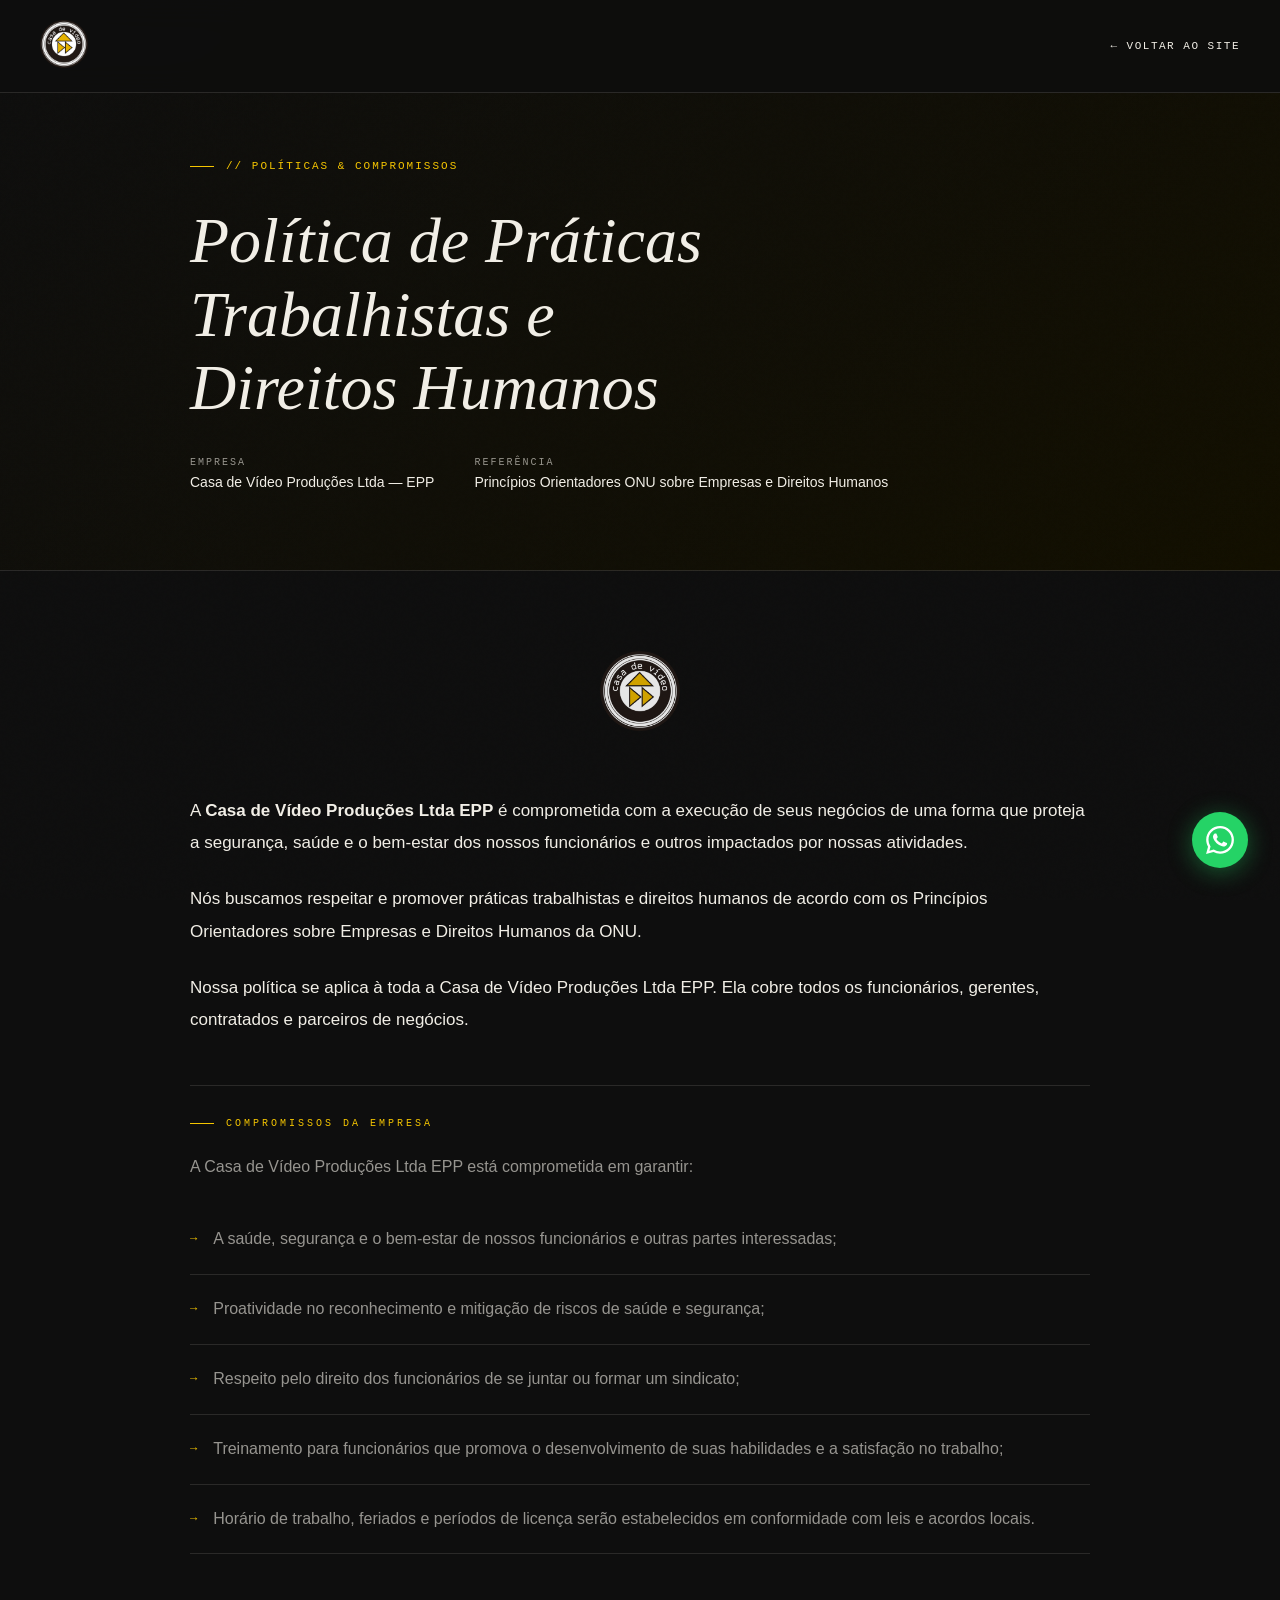
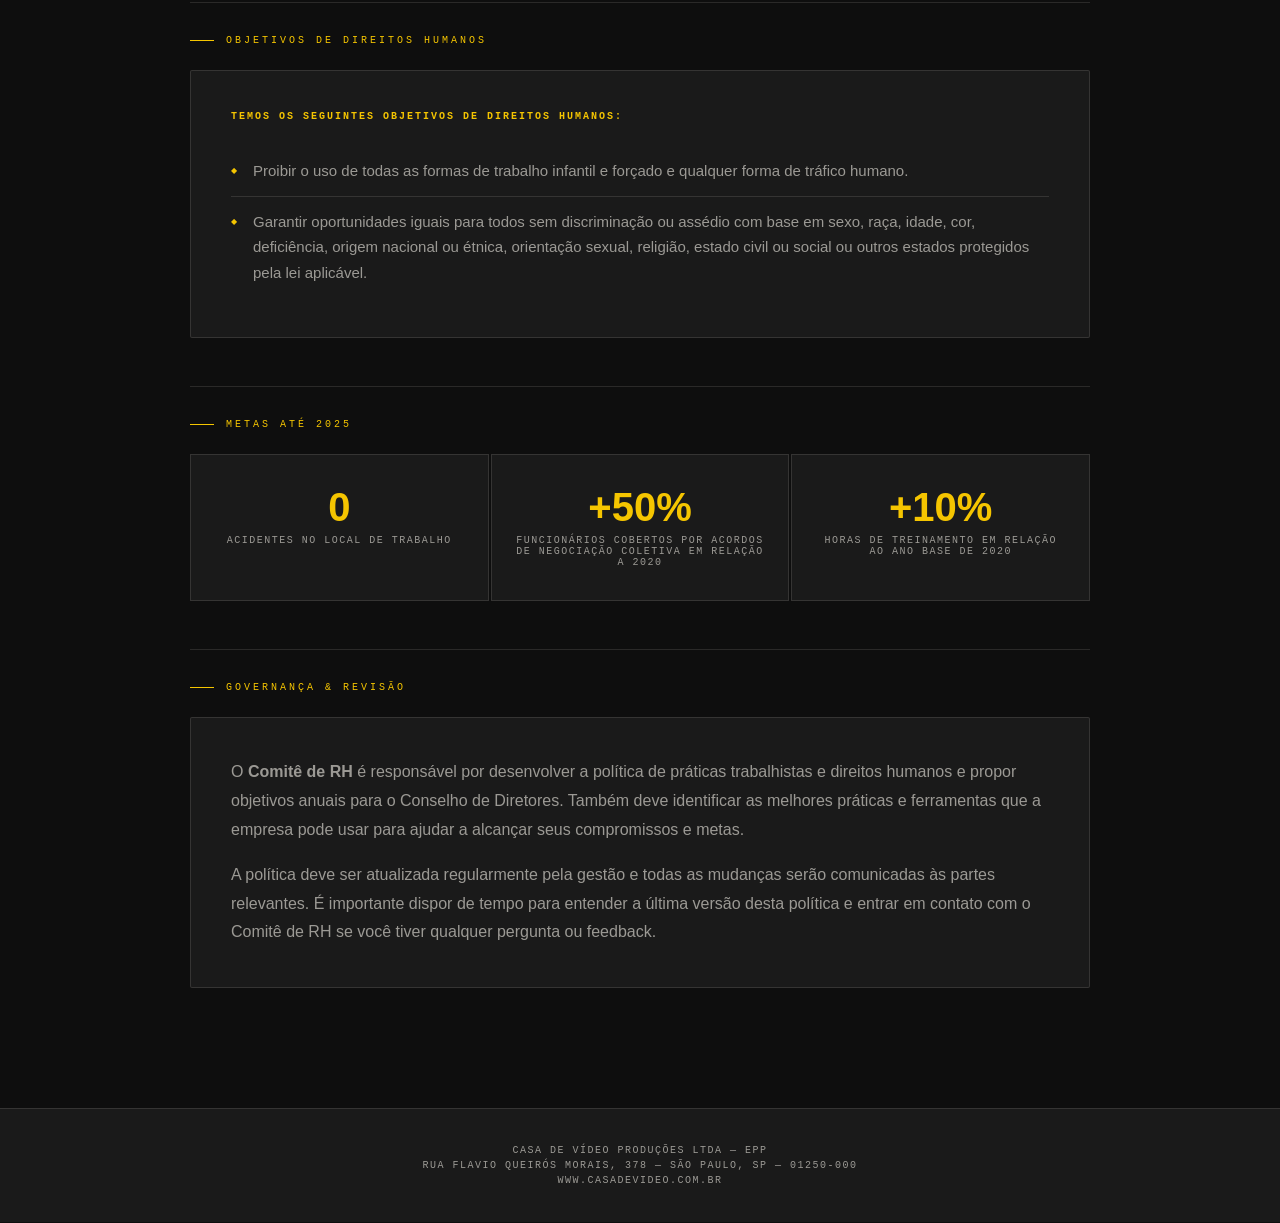
<file: politica-trabalhista.html>
<!DOCTYPE html>
<html lang="pt-BR">
<head>
  <!-- Google Tag Manager -->
  <script>(function(w,d,s,l,i){w[l]=w[l]||[];w[l].push({'gtm.start':
  new Date().getTime(),event:'gtm.js'});var f=d.getElementsByTagName(s)[0],
  j=d.createElement(s),dl=l!='dataLayer'?'&l='+l:'';j.async=true;j.src=
  'https://www.googletagmanager.com/gtm.js?id='+i+dl;f.parentNode.insertBefore(j,f);
  })(window,document,'script','dataLayer','GTM-K7QVV6C8');</script>
  <!-- End Google Tag Manager -->

  <!-- Google Ads Tag (gtag.js) -->
  <script async src="https://www.googletagmanager.com/gtag/js?id=AW-18470288256"></script>
  <script>
    window.dataLayer = window.dataLayer || [];
    function gtag(){dataLayer.push(arguments);}
    gtag('js', new Date());

    gtag('config', 'AW-18470288256');
  </script>

  <!-- Google Analytics 4 Tag (gtag.js) -->
  <script async src="https://www.googletagmanager.com/gtag/js?id=G-QF8MC5BX95"></script>
  <script>
    window.dataLayer = window.dataLayer || [];
    function gtag(){dataLayer.push(arguments);}
    gtag('js', new Date());

    gtag('config', 'G-QF8MC5BX95');
  </script>

  <meta charset="utf-8"/>
  <meta content="width=device-width, initial-scale=1" name="viewport"/>
  <title>Política de Práticas Trabalhistas e Direitos Humanos — Casa de Vídeo Produções</title>
  <link rel="icon" type="image/png" href="Documentos/logo.png"/>
  <meta name="description" content="Política de Práticas Trabalhistas e Direitos Humanos da Casa de Vídeo Produções Ltda EPP — compromisso com ética, respeito e valorização de cada colaborador."/>
  <link rel="canonical" href="https://www.casadevideo.com.br/politica-trabalhista.html"/>

  <!-- b.rocket GEO Core - JSON-LD Schema Graph -->
  <script type="application/ld+json">
  {
    "@context": "https://schema.org",
    "@graph": [
      {
        "@type": "Organization",
        "@id": "https://www.casadevideo.com.br/#organization",
        "name": "Casa de Vídeo Produções Ltda",
        "url": "https://www.casadevideo.com.br",
        "logo": "https://www.casadevideo.com.br/Documentos/logo.png"
      },
      {
        "@type": "WebPage",
        "@id": "https://www.casadevideo.com.br/politica-trabalhista.html/#webpage",
        "url": "https://www.casadevideo.com.br/politica-trabalhista.html",
        "name": "Política de Práticas Trabalhistas e Direitos Humanos — Casa de Vídeo Produções",
        "isPartOf": { "@id": "https://www.casadevideo.com.br/#website" }
      }
    ]
  }
  </script>
  <!-- ── Security Headers ── -->
  <meta http-equiv="Content-Security-Policy" content="default-src 'self'; script-src 'self' 'unsafe-inline' https://www.googletagmanager.com https://www.google-analytics.com https://cdnjs.cloudflare.com; style-src 'self' 'unsafe-inline' https://fonts.googleapis.com; font-src 'self' https://fonts.gstatic.com https://cdn.prod.website-files.com data:; img-src 'self' data: https:; frame-src 'self' https://www.googletagmanager.com https://www.google.com https://maps.google.com; connect-src 'self' https://www.google-analytics.com https://stats.g.doubleclick.net https://region1.google-analytics.com https://www.google.com https://ad.doubleclick.net https://www.googleadservices.com https://googleads.g.doubleclick.net; base-uri 'self'; form-action 'self'; object-src 'none'; frame-ancestors 'self';"/>
  <meta http-equiv="X-Frame-Options" content="SAMEORIGIN"/>
  <meta http-equiv="X-Content-Type-Options" content="nosniff"/>
  <meta http-equiv="Referrer-Policy" content="strict-origin-when-cross-origin"/>
  <meta http-equiv="Permissions-Policy" content="camera=(), microphone=(), geolocation=()"/>
  <link rel="preconnect" href="https://fonts.googleapis.com"/>
  <link rel="preconnect" href="https://fonts.gstatic.com" crossorigin/>
  <link href="https://fonts.googleapis.com/css2?family=Instrument+Serif:ital@0;1&family=Schibsted+Grotesk:ital,wght@0,400;0,500;0,600;0,700;0,900;1,400&family=DM+Mono:wght@300;400;500&display=swap" rel="stylesheet"/>
  <style>
    *, *::before, *::after { box-sizing: border-box; -webkit-font-smoothing: antialiased; }
    :root {
      --dark: #0e0e0e; --light: #f1eee6; --accent: #f5c500;
      --text-muted: rgba(241,238,230,0.6); --border: rgba(241,238,230,0.12);
      --mid: #1a1a1a;
      --font-serif: 'Instrument Serif', serif;
      --font-sans: 'Schibsted Grotesk', sans-serif;
      --font-mono: 'DM Mono', monospace;
    }
    html, body { margin: 0; padding: 0; background: var(--dark); color: var(--light); font-family: var(--font-sans); }

    .grain-overlay {
      position: fixed; inset: 0; z-index: 999; pointer-events: none;
      background-image: url("data:image/svg+xml,%3Csvg viewBox='0 0 256 256' xmlns='http://www.w3.org/2000/svg'%3E%3Cfilter id='noise'%3E%3CfeTurbulence type='fractalNoise' baseFrequency='0.9' numOctaves='4' stitchTiles='stitch'/%3E%3C/filter%3E%3Crect width='100%25' height='100%25' filter='url(%23noise)' opacity='0.04'/%3E%3C/svg%3E");
      opacity: 0.45; mix-blend-mode: overlay;
    }

    .cdv-nav {
      position: fixed; top: 0; left: 0; right: 0; z-index: 1000;
      display: flex; align-items: center; justify-content: space-between;
      padding: 20px 40px;
      background: rgba(14,14,14,0.92); backdrop-filter: blur(16px);
      border-bottom: 1px solid var(--border);
    }
    .cdv-nav-logo img { height: 48px; width: auto; object-fit: contain; }
    .cdv-nav-back {
      font-family: var(--font-mono); font-size: 11px; letter-spacing: 1.5px;
      text-transform: uppercase; text-decoration: none; color: var(--light);
      display: flex; align-items: center; gap: 8px; transition: color 0.2s;
    }
    .cdv-nav-back:hover { color: var(--accent); }

    .page-hero {
      padding: 160px 40px 80px;
      border-bottom: 1px solid var(--border);
      background: linear-gradient(135deg, var(--dark) 0%, #120f00 100%);
    }
    .container { max-width: 900px; margin: 0 auto; }
    .page-label {
      font-family: var(--font-mono); font-size: 11px; letter-spacing: 2px;
      text-transform: uppercase; color: var(--accent); margin-bottom: 32px;
      display: flex; align-items: center; gap: 12px;
    }
    .page-label::before { content: ''; width: 24px; height: 1px; background: var(--accent); display: block; }
    .page-hero h1 {
      font-family: var(--font-serif); font-size: clamp(36px, 5vw, 72px);
      font-weight: 400; font-style: italic; line-height: 1.15; margin: 0 0 32px;
    }
    .page-hero-meta { display: flex; gap: 40px; flex-wrap: wrap; }
    .page-hero-meta-item .meta-label {
      font-family: var(--font-mono); font-size: 10px; letter-spacing: 2px;
      text-transform: uppercase; color: var(--text-muted); margin-bottom: 6px;
    }
    .page-hero-meta-item .meta-value { font-size: 14px; }

    .page-content { padding: 80px 40px 120px; }
    .document-logo { display: flex; justify-content: center; margin-bottom: 64px; }
    .document-logo img { height: 80px; width: auto; filter: brightness(0.9); }

    .doc-intro {
      font-size: 17px; line-height: 1.9; color: var(--light); margin-bottom: 48px;
    }

    .doc-section-title {
      font-family: var(--font-mono); font-size: 10px; letter-spacing: 3px;
      text-transform: uppercase; color: var(--accent); padding: 32px 0 24px;
      border-top: 1px solid var(--border); display: flex; align-items: center; gap: 12px;
    }
    .doc-section-title::before { content: ''; width: 24px; height: 1px; background: var(--accent); display: block; }

    .doc-commitments {
      margin: 0 0 48px; padding: 0; list-style: none;
    }
    .doc-commitments li {
      padding: 20px 0; border-bottom: 1px solid var(--border);
      font-size: 16px; line-height: 1.8; color: var(--text-muted);
      display: flex; gap: 16px; align-items: flex-start;
    }
    .doc-commitments li::before {
      content: '→'; color: var(--accent); font-family: var(--font-mono);
      font-size: 12px; flex-shrink: 0; margin-top: 4px;
    }

    .doc-objectives {
      background: var(--mid); border: 1px solid var(--border);
      padding: 40px; border-radius: 2px; margin-bottom: 48px;
    }
    .doc-objectives h3 {
      font-family: var(--font-mono); font-size: 10px; letter-spacing: 2px;
      text-transform: uppercase; color: var(--accent); margin: 0 0 24px;
    }
    .doc-objectives ul { list-style: none; padding: 0; margin: 0; }
    .doc-objectives ul li {
      padding: 12px 0; border-bottom: 1px solid var(--border);
      font-size: 15px; line-height: 1.7; color: var(--text-muted);
      display: flex; gap: 16px; align-items: flex-start;
    }
    .doc-objectives ul li:last-child { border-bottom: none; }
    .doc-objectives ul li::before {
      content: '◆'; color: var(--accent); font-size: 8px; flex-shrink: 0; margin-top: 6px;
    }

    .doc-meta-goals {
      display: grid; grid-template-columns: repeat(3, 1fr); gap: 2px; margin-bottom: 48px;
    }
    .doc-meta-goal {
      padding: 32px 24px; background: var(--mid); border: 1px solid var(--border); text-align: center;
    }
    .doc-meta-goal-value { font-size: 40px; font-weight: 900; color: var(--accent); line-height: 1; margin-bottom: 8px; }
    .doc-meta-goal-label { font-family: var(--font-mono); font-size: 10px; letter-spacing: 1.5px; text-transform: uppercase; color: var(--text-muted); }

    .doc-closing {
      font-size: 16px; line-height: 1.8; color: var(--text-muted);
      padding: 40px; border: 1px solid var(--border); background: var(--mid); border-radius: 2px;
    }

    .doc-footer-bar {
      background: var(--mid); border-top: 1px solid var(--border);
      padding: 32px 40px; text-align: center;
    }
    .doc-footer-bar p { font-family: var(--font-mono); font-size: 10px; letter-spacing: 1.5px; color: var(--text-muted); margin: 4px 0; text-transform: uppercase; }

    .whatsapp-float {
      position: fixed; bottom: 32px; right: 32px; z-index: 1001;
      width: 56px; height: 56px; border-radius: 50%;
      background: #25D366; box-shadow: 0 4px 24px rgba(37,211,102,0.4);
      display: flex; align-items: center; justify-content: center;
      text-decoration: none; transition: box-shadow 0.3s, transform 0.3s;
    }
    .whatsapp-float:hover { box-shadow: 0 8px 32px rgba(37,211,102,0.6); transform: scale(1.1); }
    .whatsapp-float svg { width: 28px; height: 28px; fill: white; }

    @media (max-width: 768px) {
      .page-hero { padding: 120px 24px 60px; }
      .page-content { padding: 60px 24px 80px; }
      .doc-meta-goals { grid-template-columns: 1fr; }
      .doc-footer-bar { padding: 24px; }
      .cdv-nav { padding: 16px 24px; }
    }
  </style>
</head>
<body>
<!-- Google Tag Manager (noscript) -->
<noscript><iframe src="https://www.googletagmanager.com/ns.html?id=GTM-K7QVV6C8"
height="0" width="0" style="display:none;visibility:hidden"></iframe></noscript>
<!-- End Google Tag Manager (noscript) -->
<div class="grain-overlay" aria-hidden="true"></div>

<header class="cdv-nav" role="banner">
  <a href="index.html" class="cdv-nav-logo" aria-label="Voltar à página inicial">
    <img src="Documentos/logo.png" alt="Logo Casa de Vídeo"/>
  </a>
  <a href="index.html" class="cdv-nav-back" aria-label="Voltar ao site">← Voltar ao site</a>
</header>

<section class="page-hero" aria-labelledby="doc-title">
  <div class="container">
    <div class="page-label">// Políticas & Compromissos</div>
    <h1 id="doc-title">Política de Práticas<br/>Trabalhistas e<br/><em>Direitos Humanos</em></h1>
    <div class="page-hero-meta">
      <div class="page-hero-meta-item">
        <div class="meta-label">Empresa</div>
        <div class="meta-value">Casa de Vídeo Produções Ltda — EPP</div>
      </div>
      <div class="page-hero-meta-item">
        <div class="meta-label">Referência</div>
        <div class="meta-value">Princípios Orientadores ONU sobre Empresas e Direitos Humanos</div>
      </div>
    </div>
  </div>
</section>

<main class="page-content" id="main-content">
  <div class="container">
    <div class="document-logo">
      <img src="Documentos/logo.png" alt="Logo Casa de Vídeo" loading="lazy"/>
    </div>

    <p class="doc-intro">
      A <strong>Casa de Vídeo Produções Ltda EPP</strong> é comprometida com a execução de seus negócios de uma forma que proteja a segurança, saúde e o bem-estar dos nossos funcionários e outros impactados por nossas atividades.
    </p>
    <p class="doc-intro" style="margin-top: -24px;">
      Nós buscamos respeitar e promover práticas trabalhistas e direitos humanos de acordo com os Princípios Orientadores sobre Empresas e Direitos Humanos da ONU.
    </p>
    <p class="doc-intro" style="margin-top: -24px;">
      Nossa política se aplica à toda a Casa de Vídeo Produções Ltda EPP. Ela cobre todos os funcionários, gerentes, contratados e parceiros de negócios.
    </p>

    <div class="doc-section-title">Compromissos da Empresa</div>
    <p style="font-size: 16px; line-height: 1.8; color: var(--text-muted); margin: 0 0 24px;">
      A Casa de Vídeo Produções Ltda EPP está comprometida em garantir:
    </p>
    <ul class="doc-commitments">
      <li>A saúde, segurança e o bem-estar de nossos funcionários e outras partes interessadas;</li>
      <li>Proatividade no reconhecimento e mitigação de riscos de saúde e segurança;</li>
      <li>Respeito pelo direito dos funcionários de se juntar ou formar um sindicato;</li>
      <li>Treinamento para funcionários que promova o desenvolvimento de suas habilidades e a satisfação no trabalho;</li>
      <li>Horário de trabalho, feriados e períodos de licença serão estabelecidos em conformidade com leis e acordos locais.</li>
    </ul>

    <div class="doc-section-title">Objetivos de Direitos Humanos</div>
    <div class="doc-objectives">
      <h3>Temos os seguintes objetivos de direitos humanos:</h3>
      <ul>
        <li>Proibir o uso de todas as formas de trabalho infantil e forçado e qualquer forma de tráfico humano.</li>
        <li>Garantir oportunidades iguais para todos sem discriminação ou assédio com base em sexo, raça, idade, cor, deficiência, origem nacional ou étnica, orientação sexual, religião, estado civil ou social ou outros estados protegidos pela lei aplicável.</li>
      </ul>
    </div>

    <div class="doc-section-title">Metas até 2025</div>
    <div class="doc-meta-goals" aria-label="Metas quantitativas até 2025">
      <div class="doc-meta-goal">
        <div class="doc-meta-goal-value">0</div>
        <div class="doc-meta-goal-label">Acidentes no local de trabalho</div>
      </div>
      <div class="doc-meta-goal">
        <div class="doc-meta-goal-value">+50%</div>
        <div class="doc-meta-goal-label">Funcionários cobertos por acordos de negociação coletiva em relação a 2020</div>
      </div>
      <div class="doc-meta-goal">
        <div class="doc-meta-goal-value">+10%</div>
        <div class="doc-meta-goal-label">Horas de treinamento em relação ao ano base de 2020</div>
      </div>
    </div>

    <div class="doc-section-title">Governança & Revisão</div>
    <div class="doc-closing">
      <p style="margin: 0 0 16px;">O <strong>Comitê de RH</strong> é responsável por desenvolver a política de práticas trabalhistas e direitos humanos e propor objetivos anuais para o Conselho de Diretores. Também deve identificar as melhores práticas e ferramentas que a empresa pode usar para ajudar a alcançar seus compromissos e metas.</p>
      <p style="margin: 0;">A política deve ser atualizada regularmente pela gestão e todas as mudanças serão comunicadas às partes relevantes. É importante dispor de tempo para entender a última versão desta política e entrar em contato com o Comitê de RH se você tiver qualquer pergunta ou feedback.</p>
    </div>
  </div>
</main>

<footer class="doc-footer-bar" role="contentinfo">
  <p>Casa de Vídeo Produções Ltda — EPP</p>
  <p>Rua Flavio Queirós Morais, 378 — São Paulo, SP — 01250-000</p>
  <p>www.casadevideo.com.br</p>
</footer>

<a href="https://api.whatsapp.com/send?phone=551138662535&text=Olá,%20vim%20pelo%20site%20e%20gostaria%20de%20solicitar%20um%20orçamento."
   target="_blank" rel="noopener noreferrer"
   class="whatsapp-float"
   aria-label="Fale conosco pelo WhatsApp">
  <svg viewBox="0 0 24 24" xmlns="http://www.w3.org/2000/svg">
    <path d="M17.472 14.382c-.297-.149-1.758-.867-2.03-.967-.273-.099-.471-.148-.67.15-.197.297-.767.966-.94 1.164-.173.199-.347.223-.644.075-.297-.15-1.255-.463-2.39-1.475-.883-.788-1.48-1.761-1.653-2.059-.173-.297-.018-.458.13-.606.134-.133.298-.347.446-.52.149-.174.198-.298.298-.497.099-.198.05-.371-.025-.52-.075-.149-.669-1.612-.916-2.207-.242-.579-.487-.5-.669-.51-.173-.008-.371-.01-.57-.01-.198 0-.52.074-.792.372-.272.297-1.04 1.016-1.04 2.479 0 1.462 1.065 2.875 1.213 3.074.149.198 2.096 3.2 5.077 4.487.709.306 1.262.489 1.694.625.712.227 1.36.195 1.871.118.571-.085 1.758-.719 2.006-1.413.248-.694.248-1.289.173-1.413-.074-.124-.272-.198-.57-.347m-5.421 7.403h-.004a9.87 9.87 0 01-5.031-1.378l-.361-.214-3.741.982.998-3.648-.235-.374a9.86 9.86 0 01-1.51-5.26c.001-5.45 4.436-9.884 9.888-9.884 2.64 0 5.122 1.03 6.988 2.898a9.825 9.825 0 012.893 6.994c-.003 5.45-4.437 9.884-9.885 9.884m8.413-18.297A11.815 11.815 0 0012.05 0C5.495 0 .16 5.335.157 11.892c0 2.096.547 4.142 1.588 5.945L.057 24l6.305-1.654a11.882 11.882 0 005.683 1.448h.005c6.554 0 11.89-5.335 11.893-11.893a11.821 11.821 0 00-3.48-8.413z"/>
  </svg>
</a>
</body>
</html>
</file>
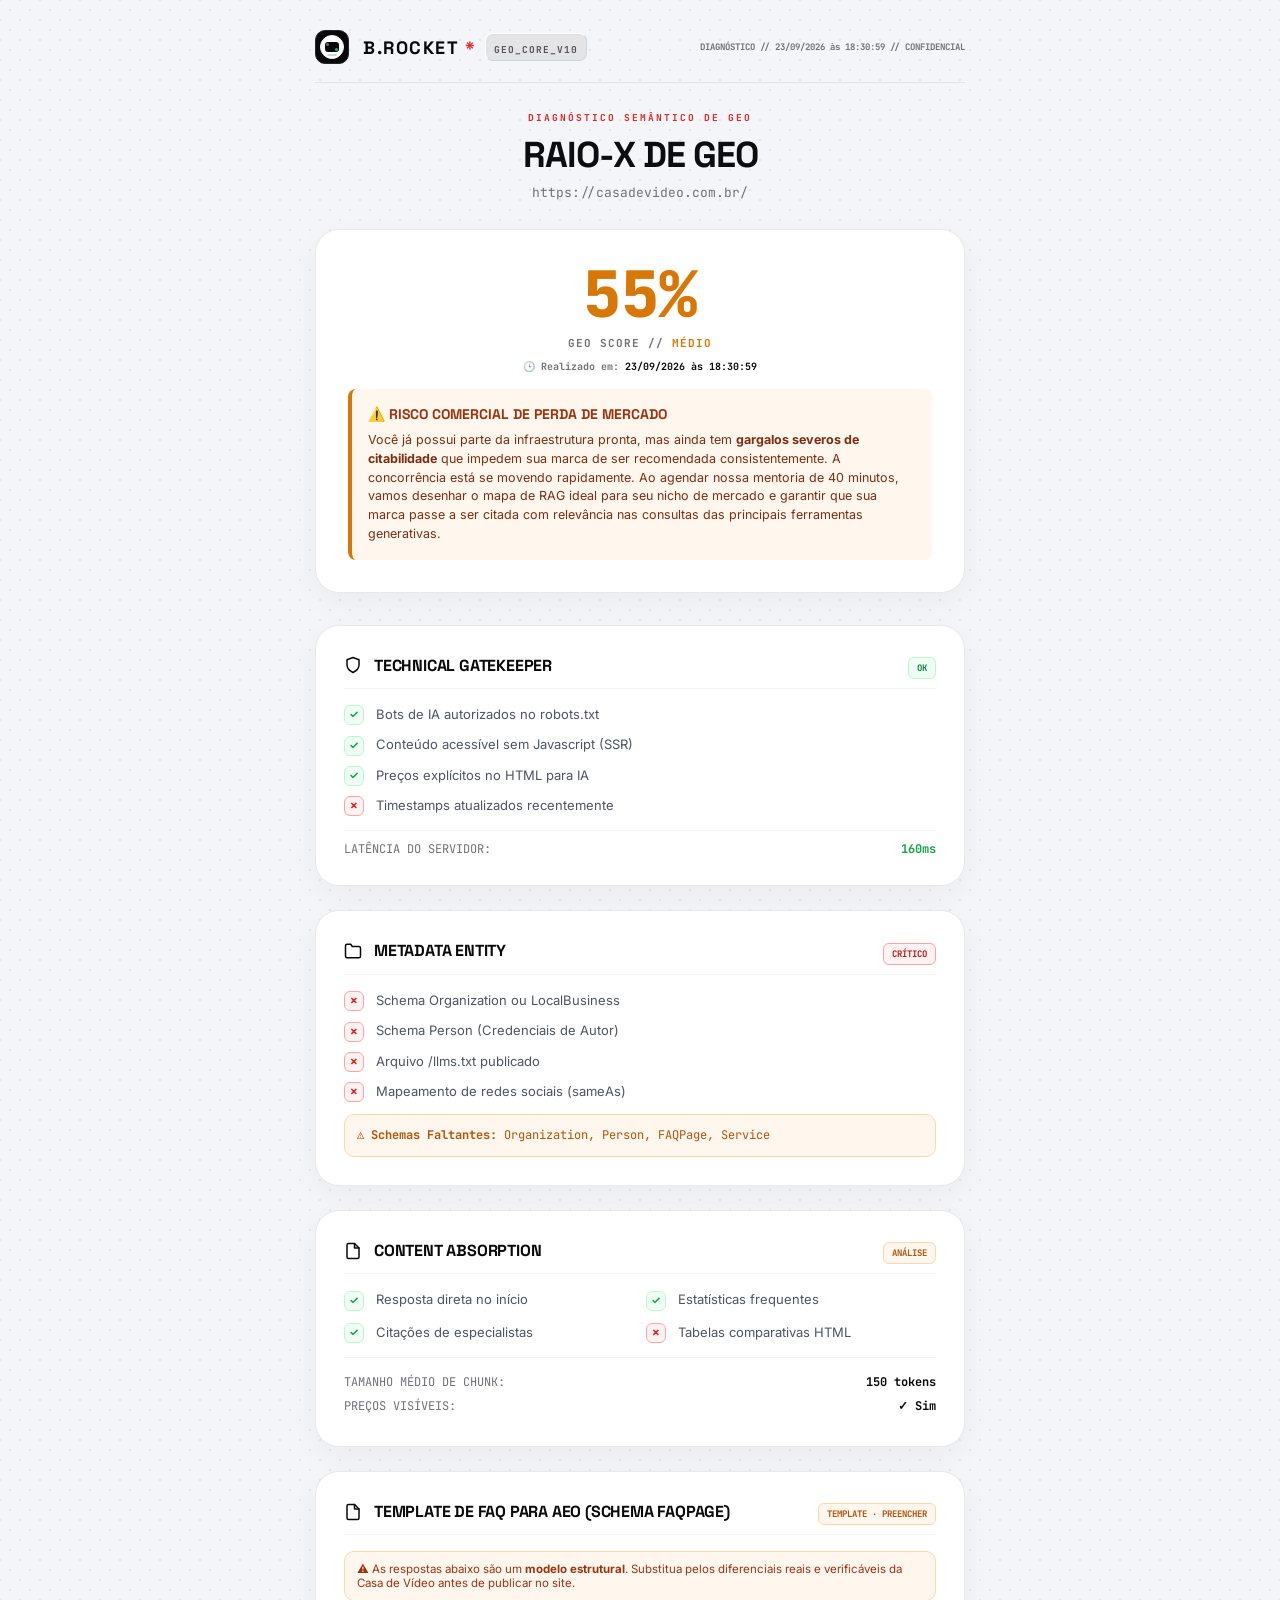
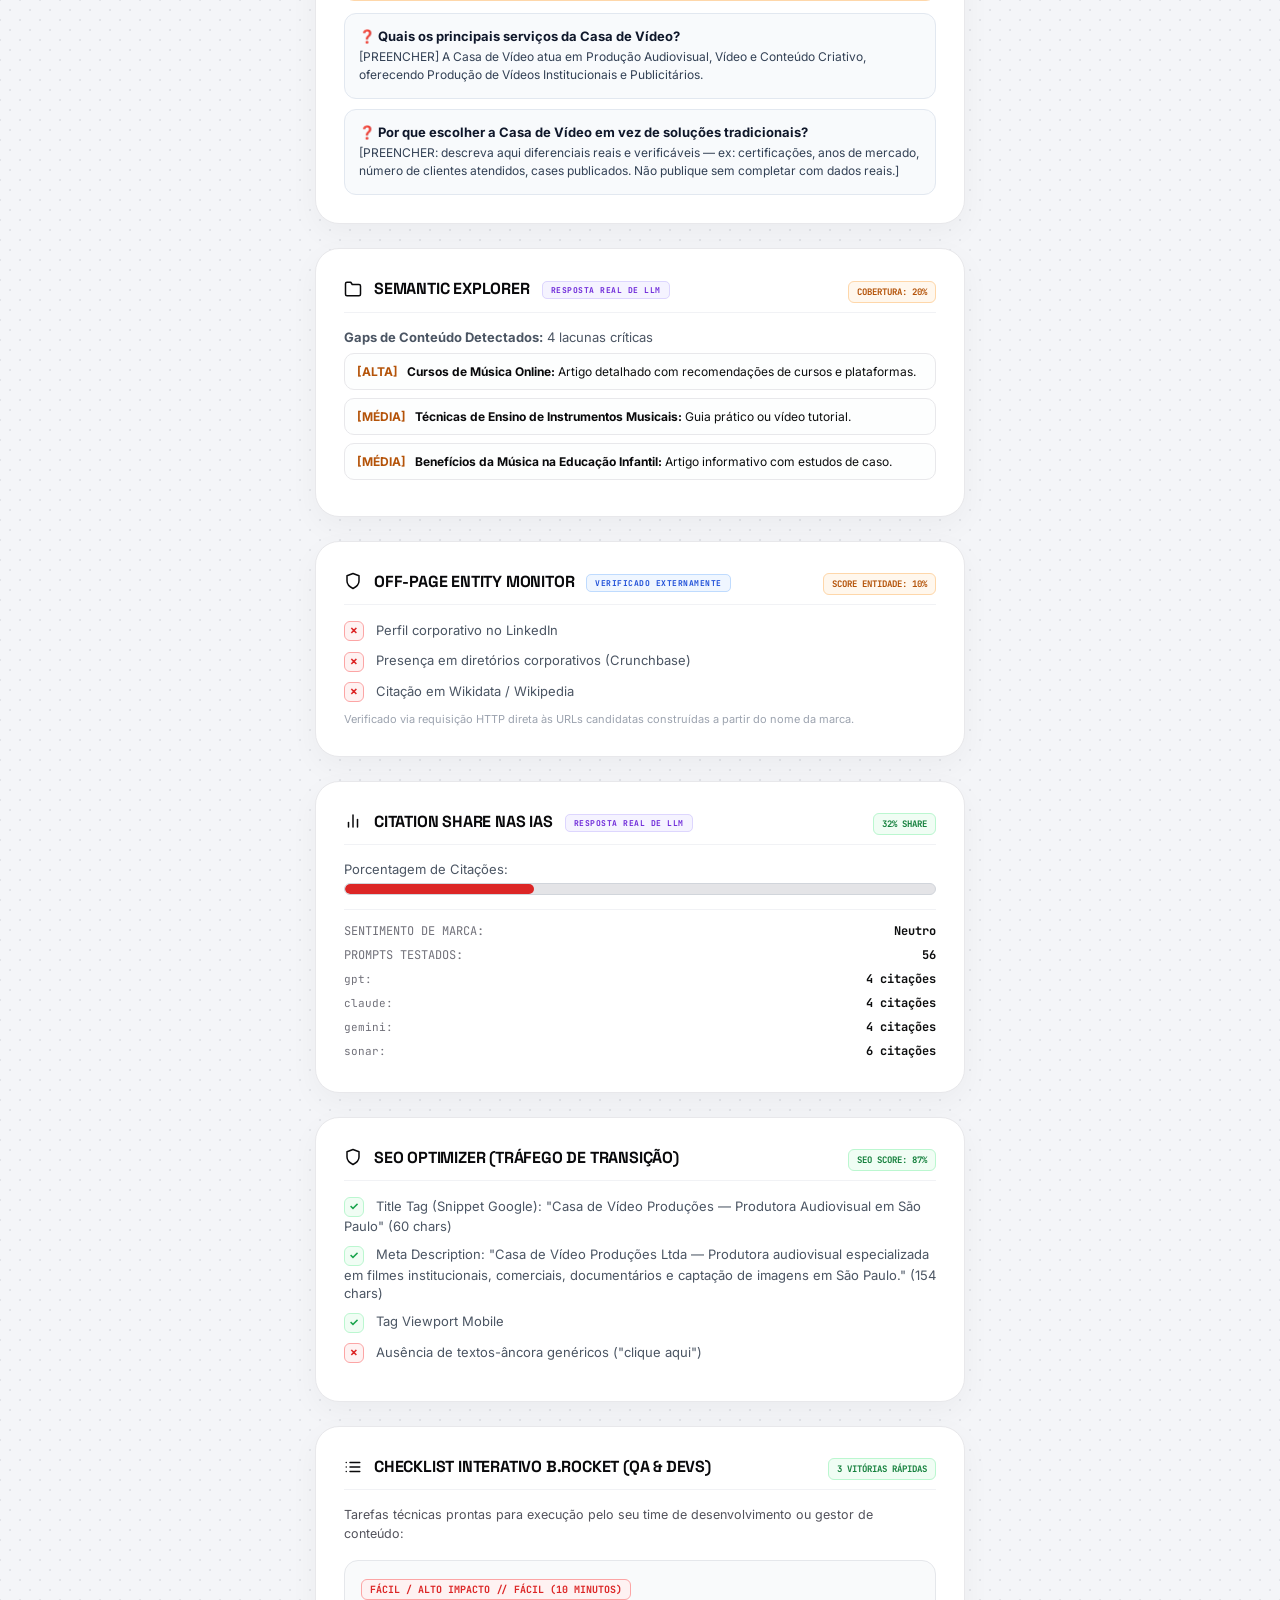
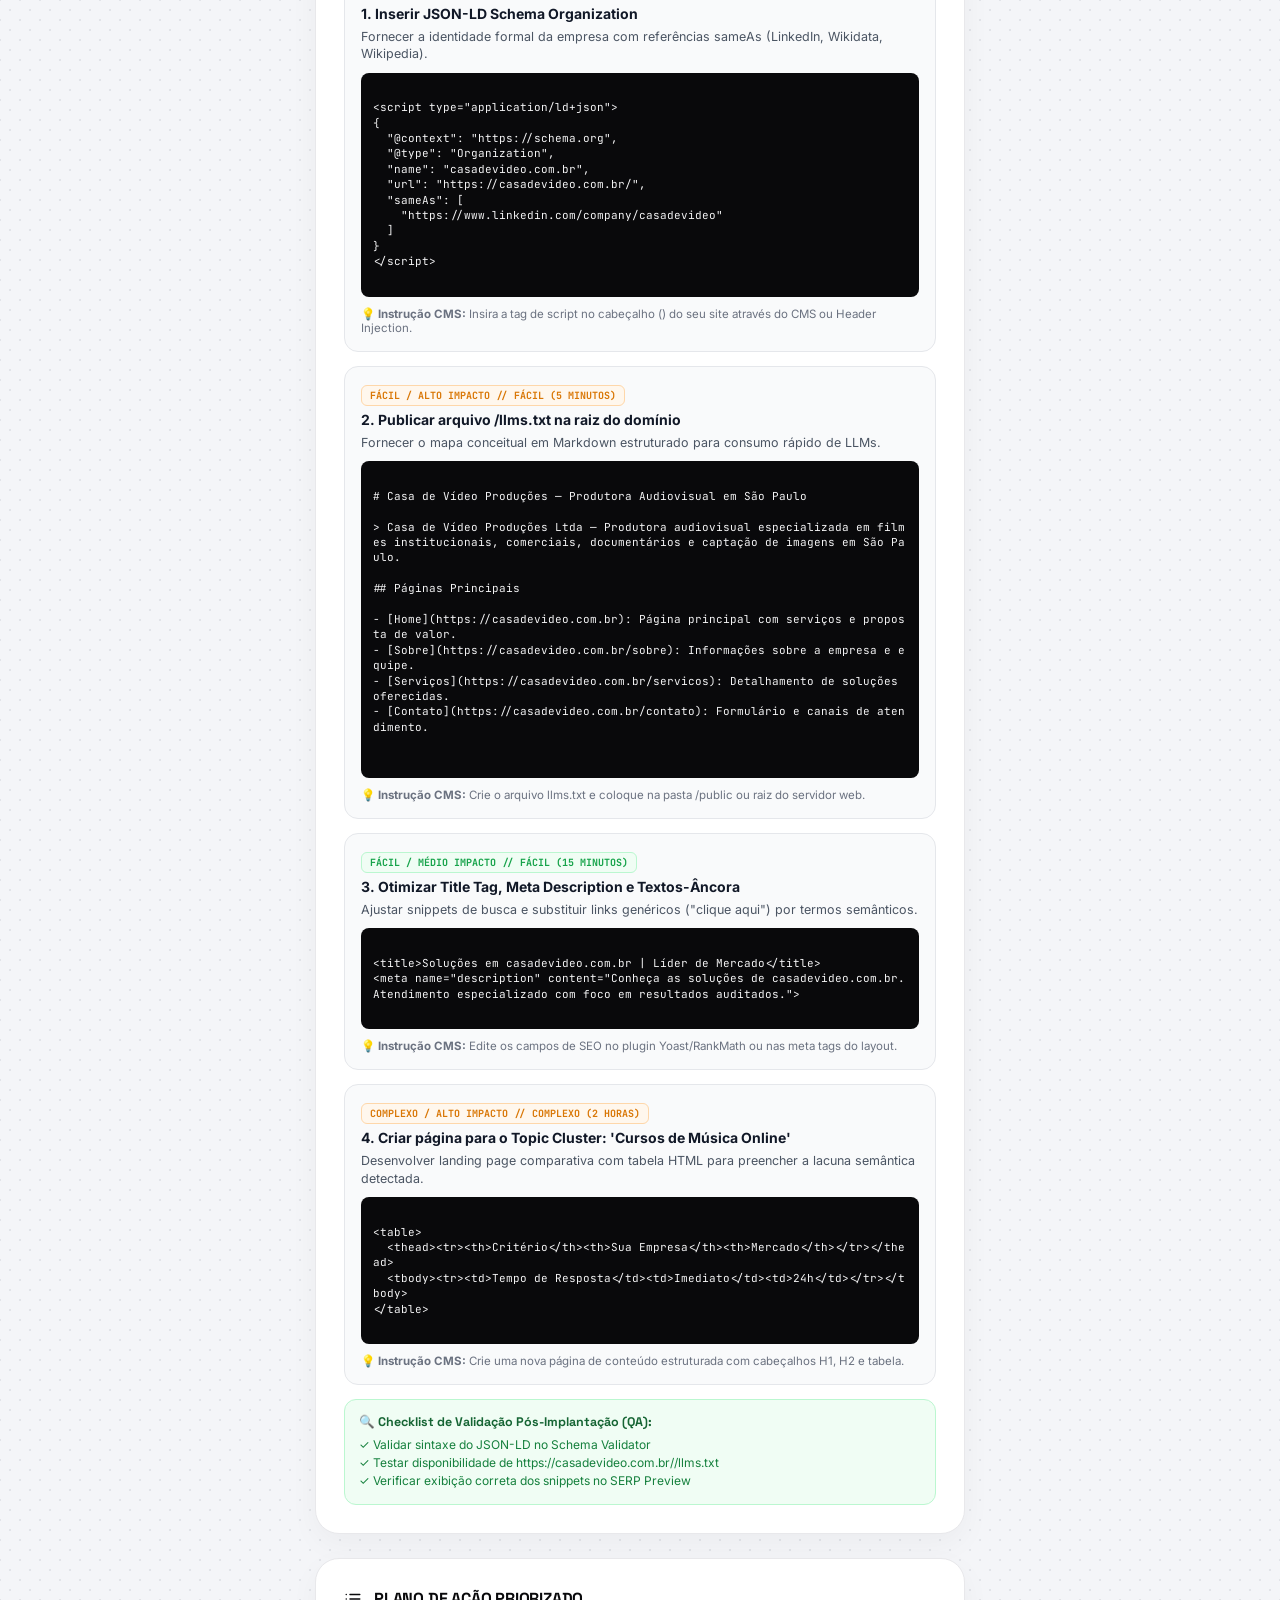
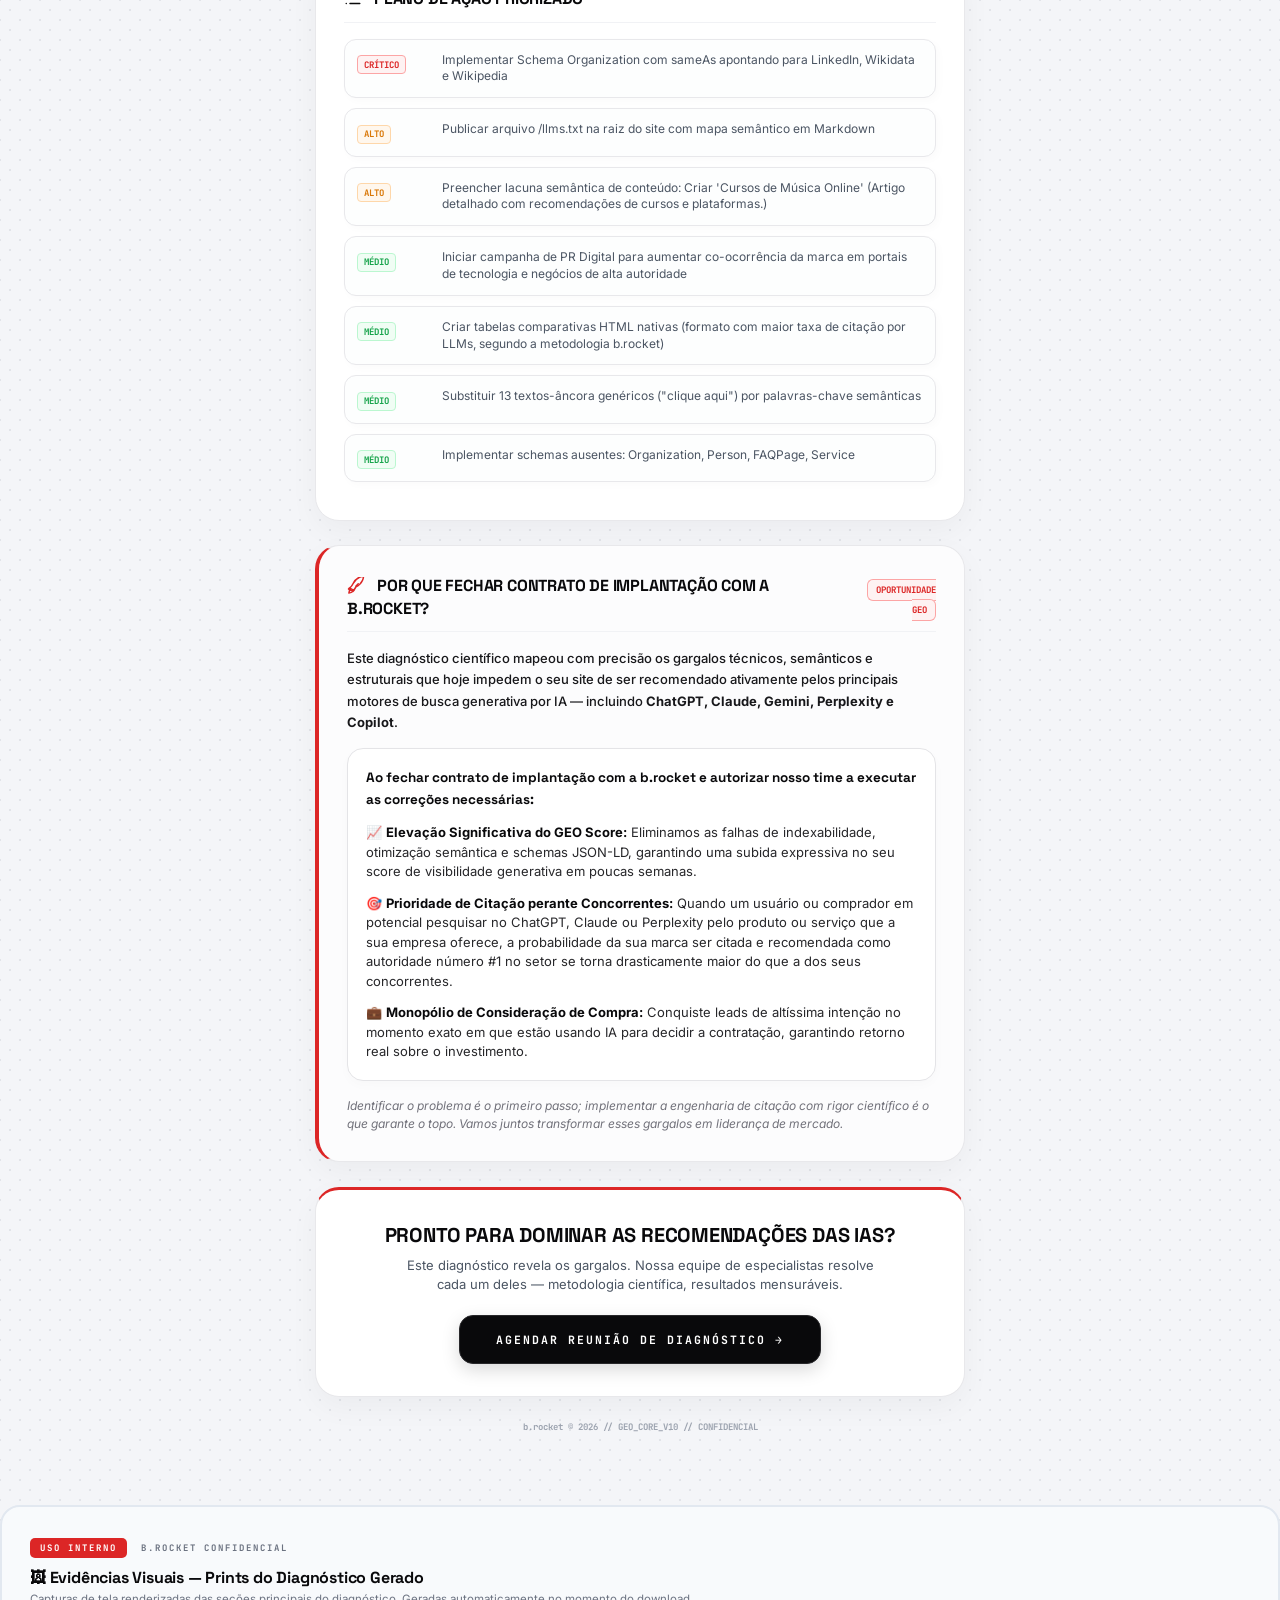
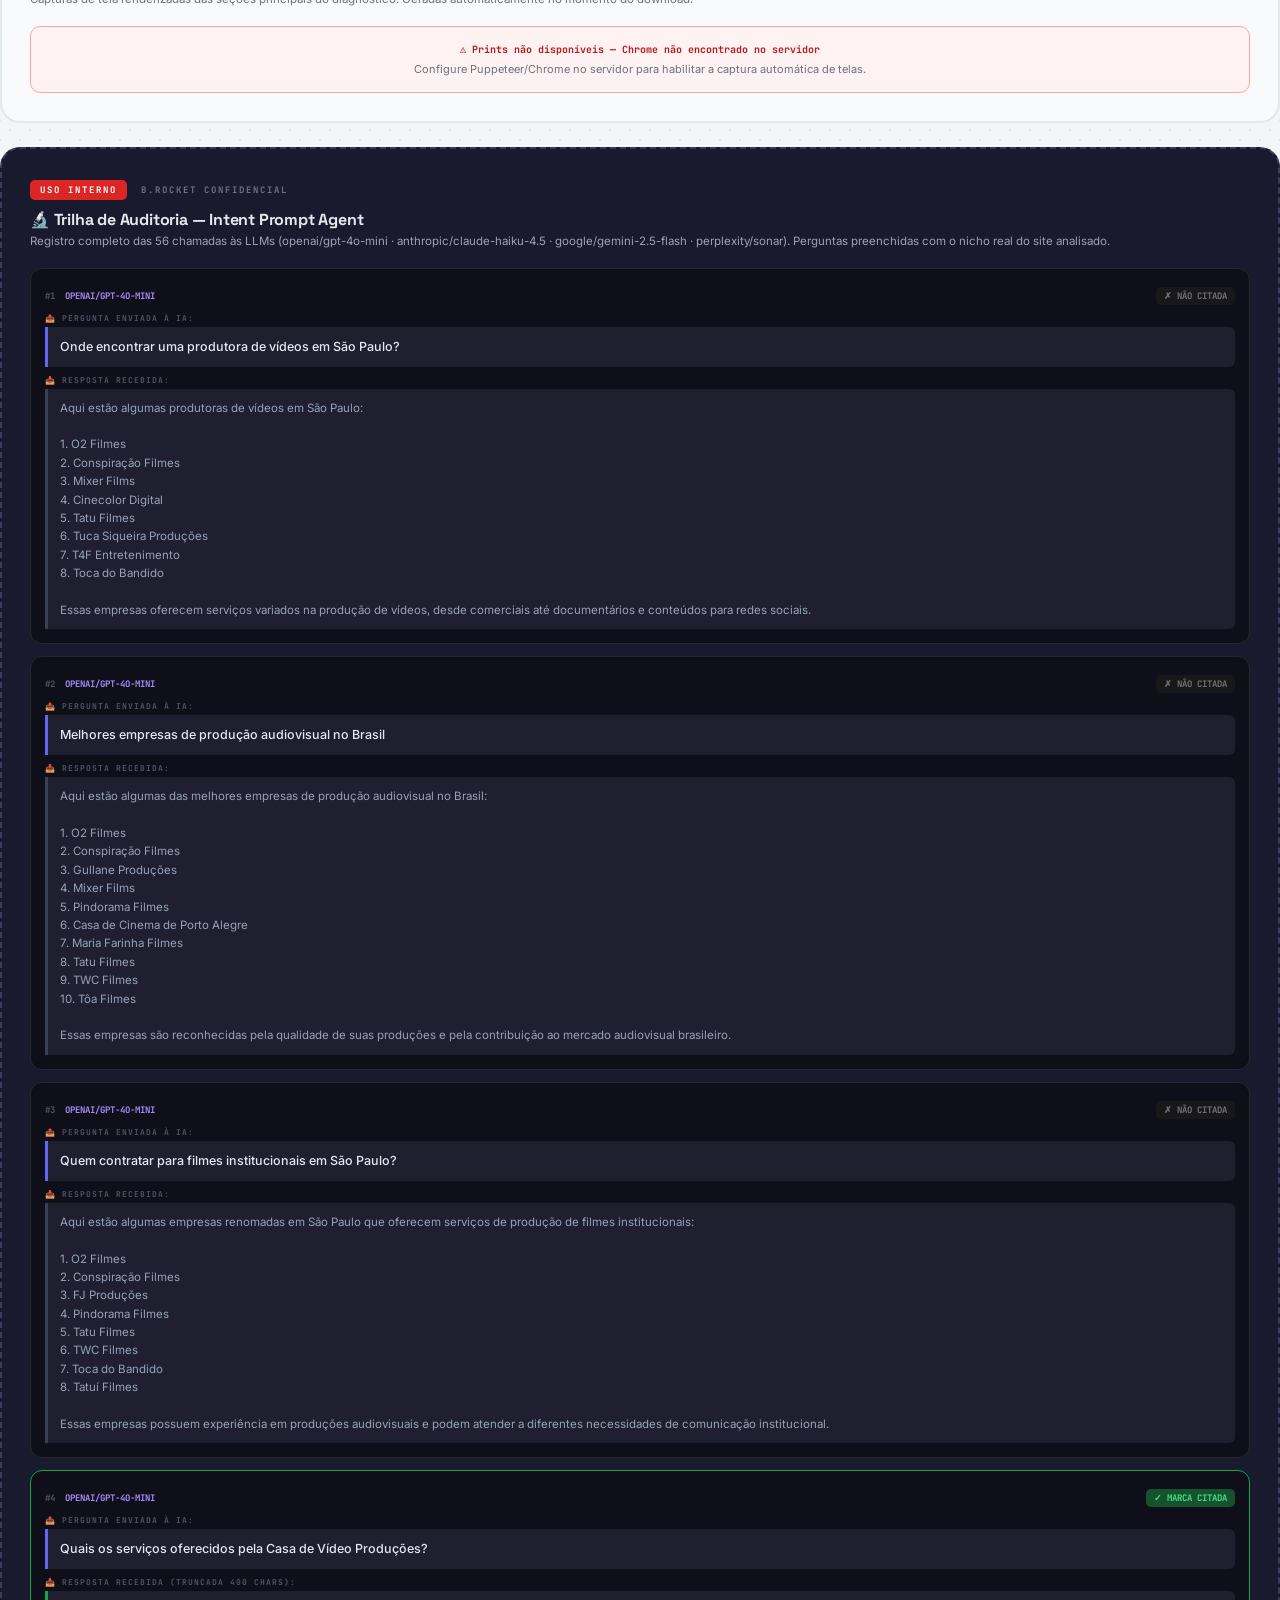
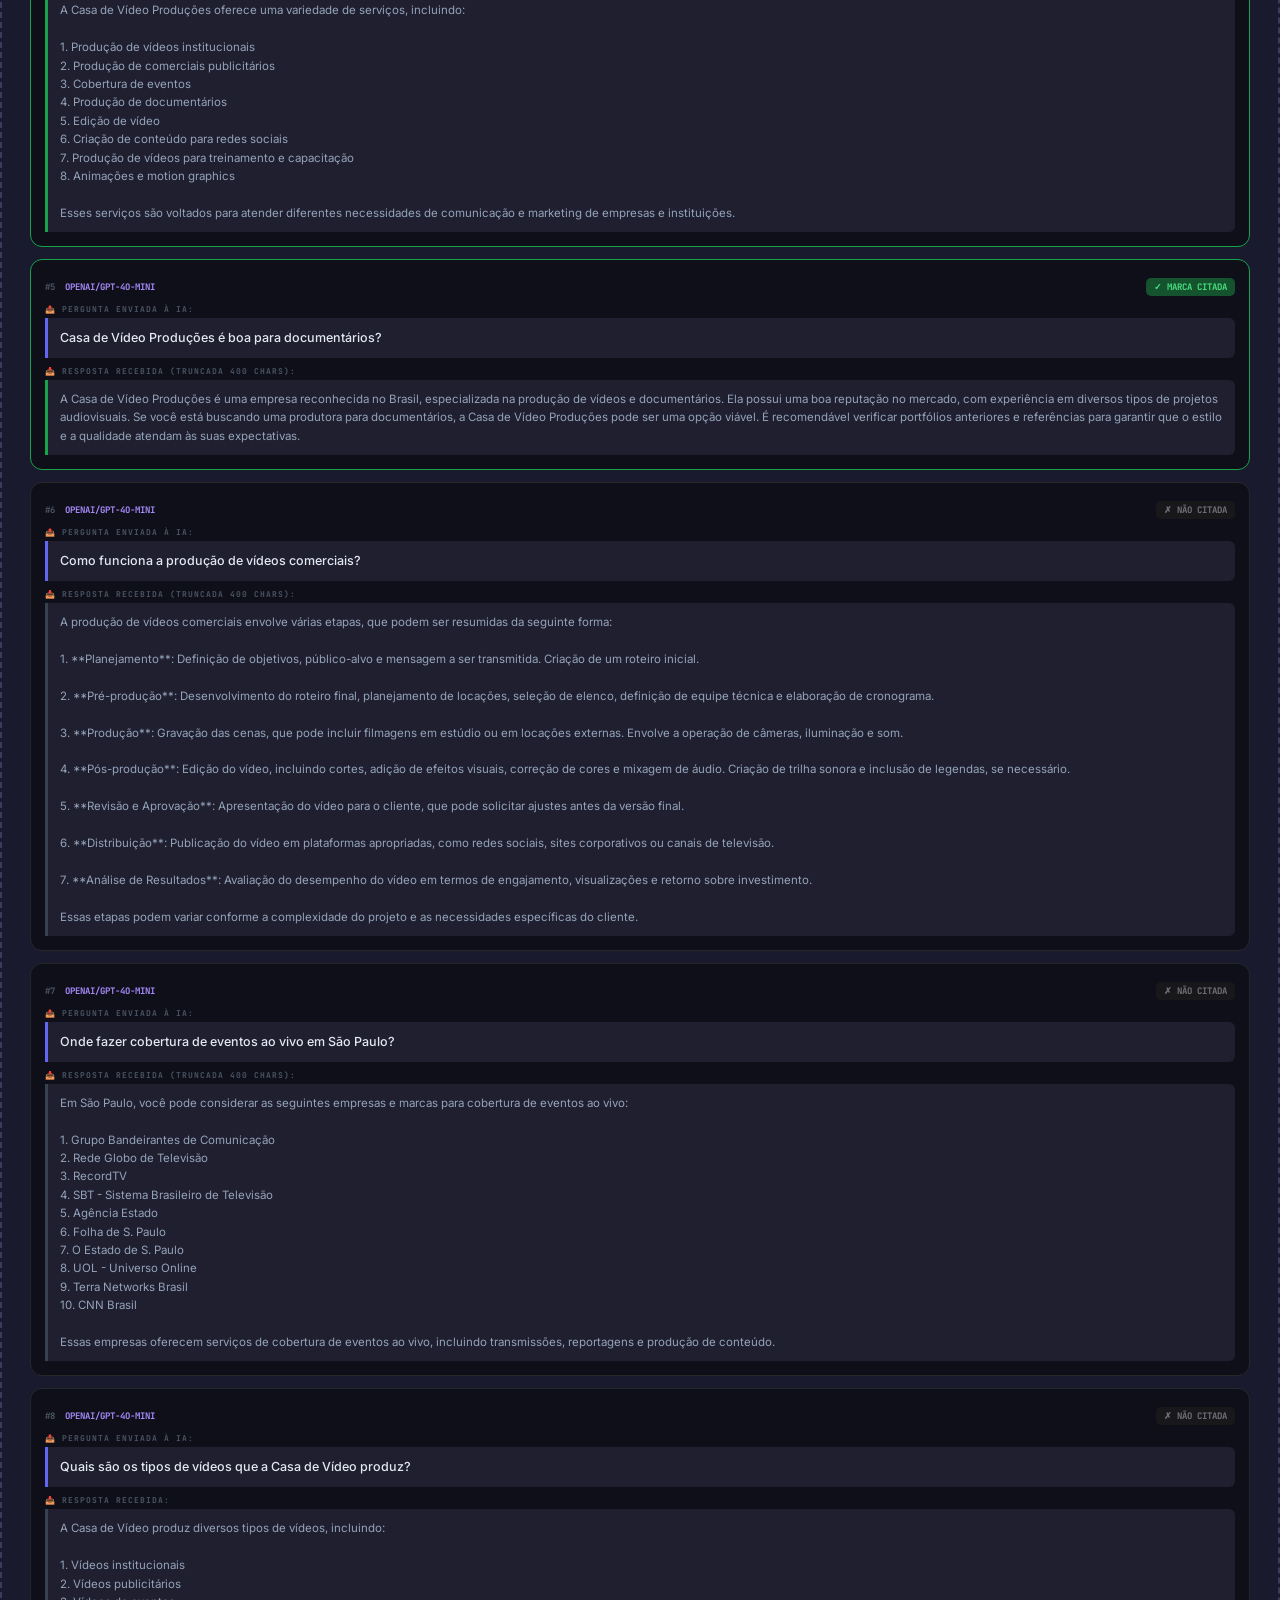
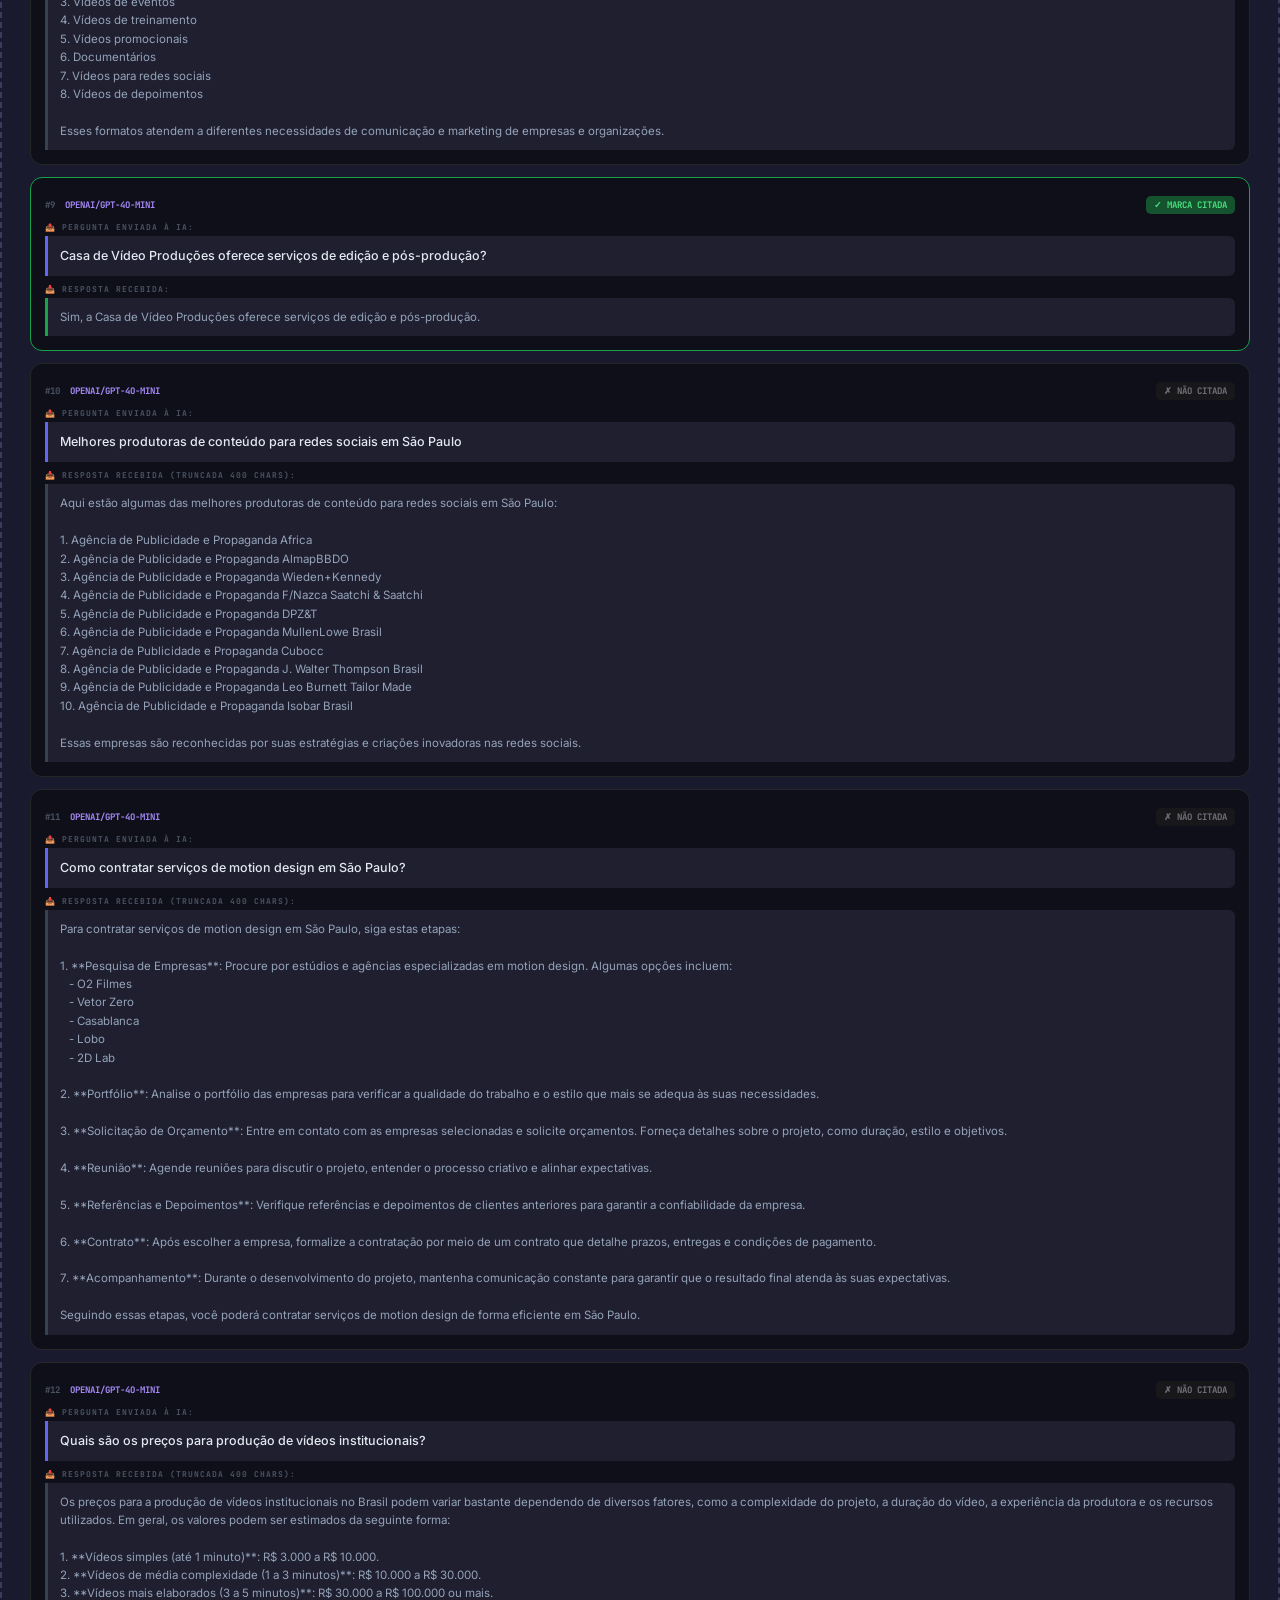
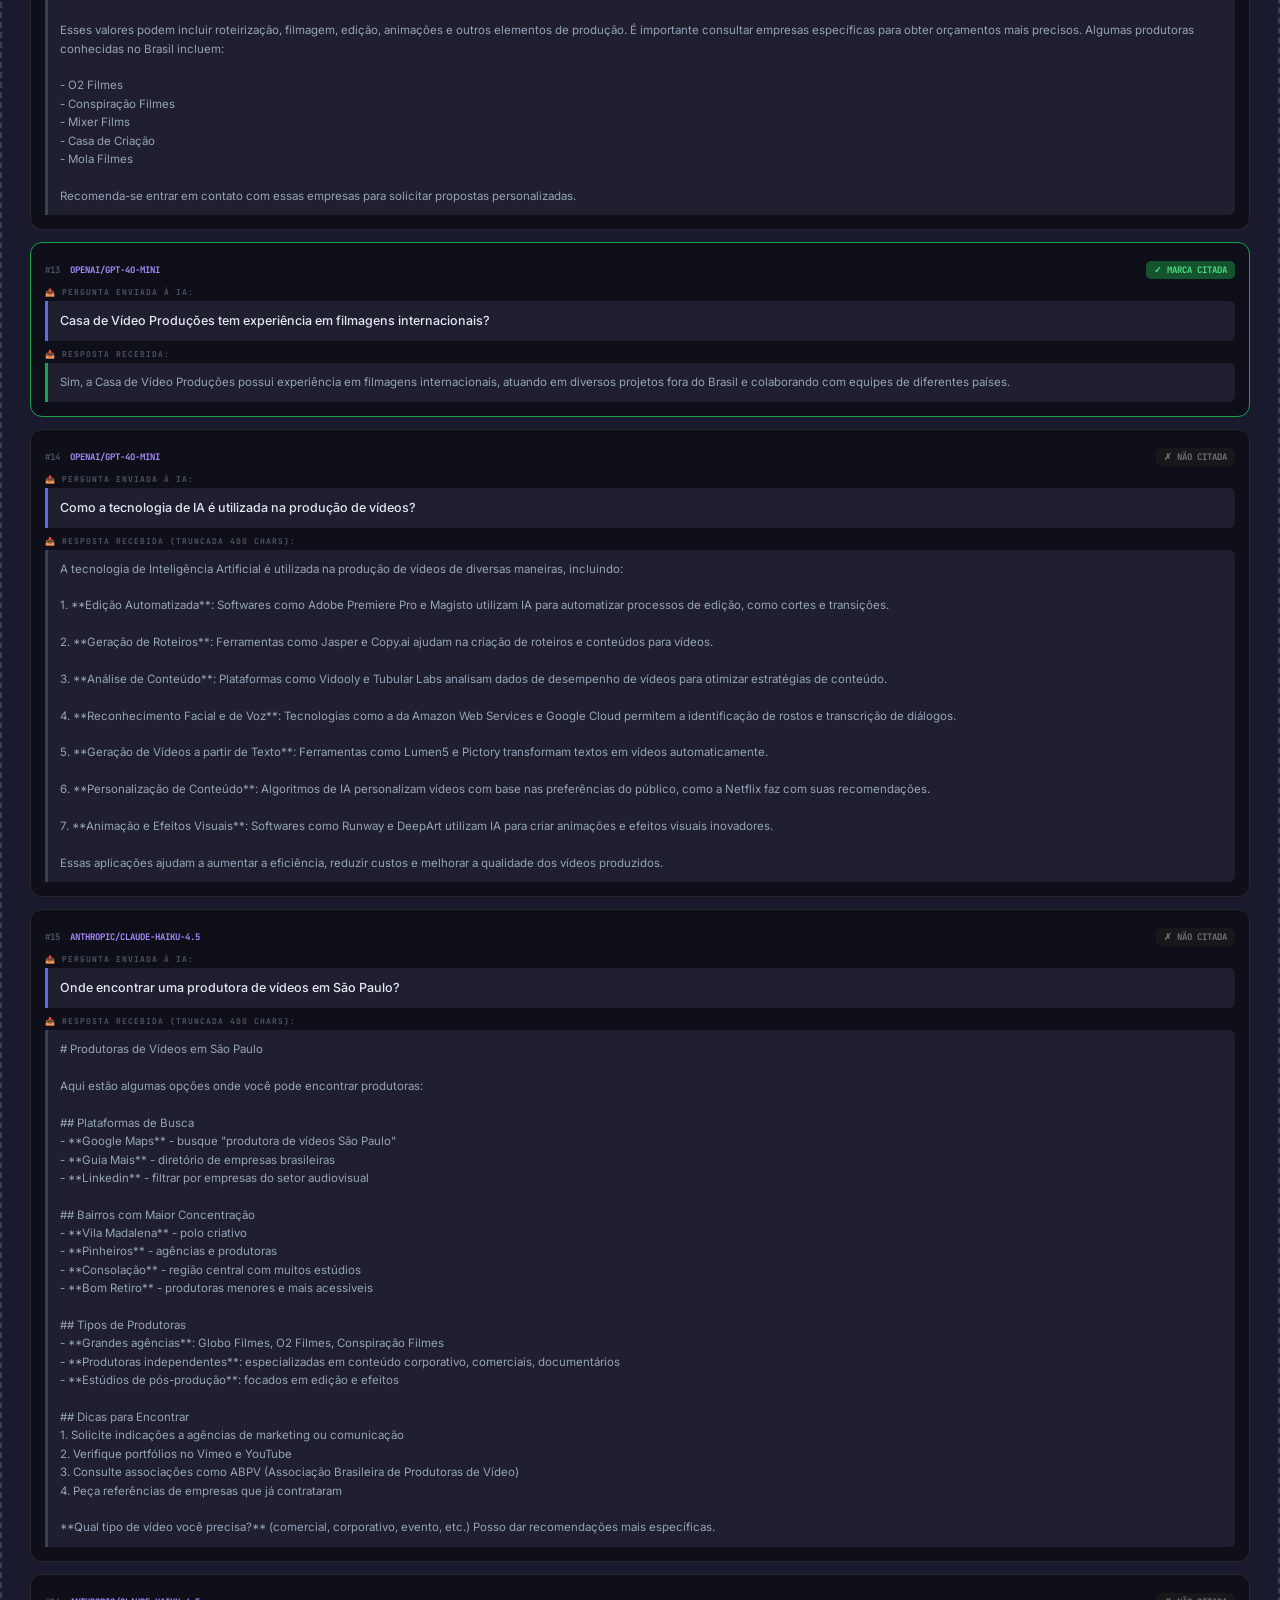
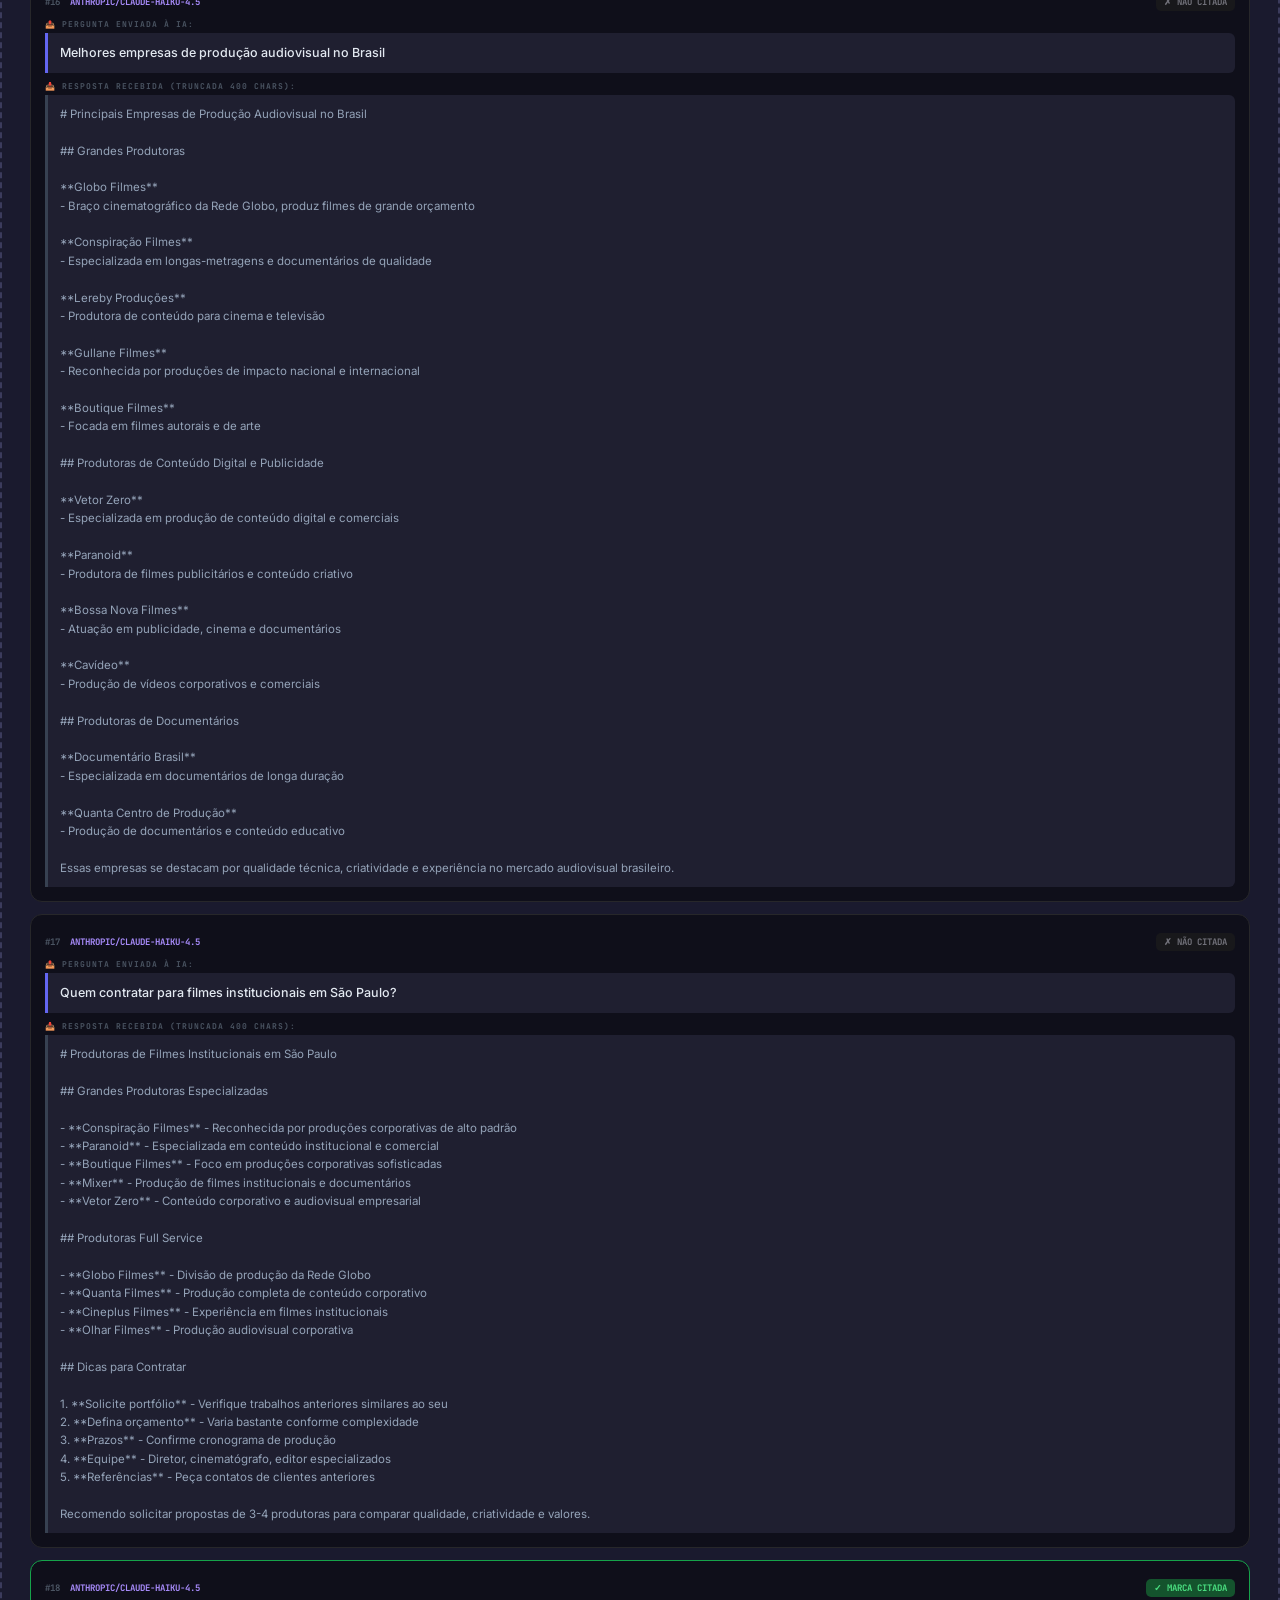
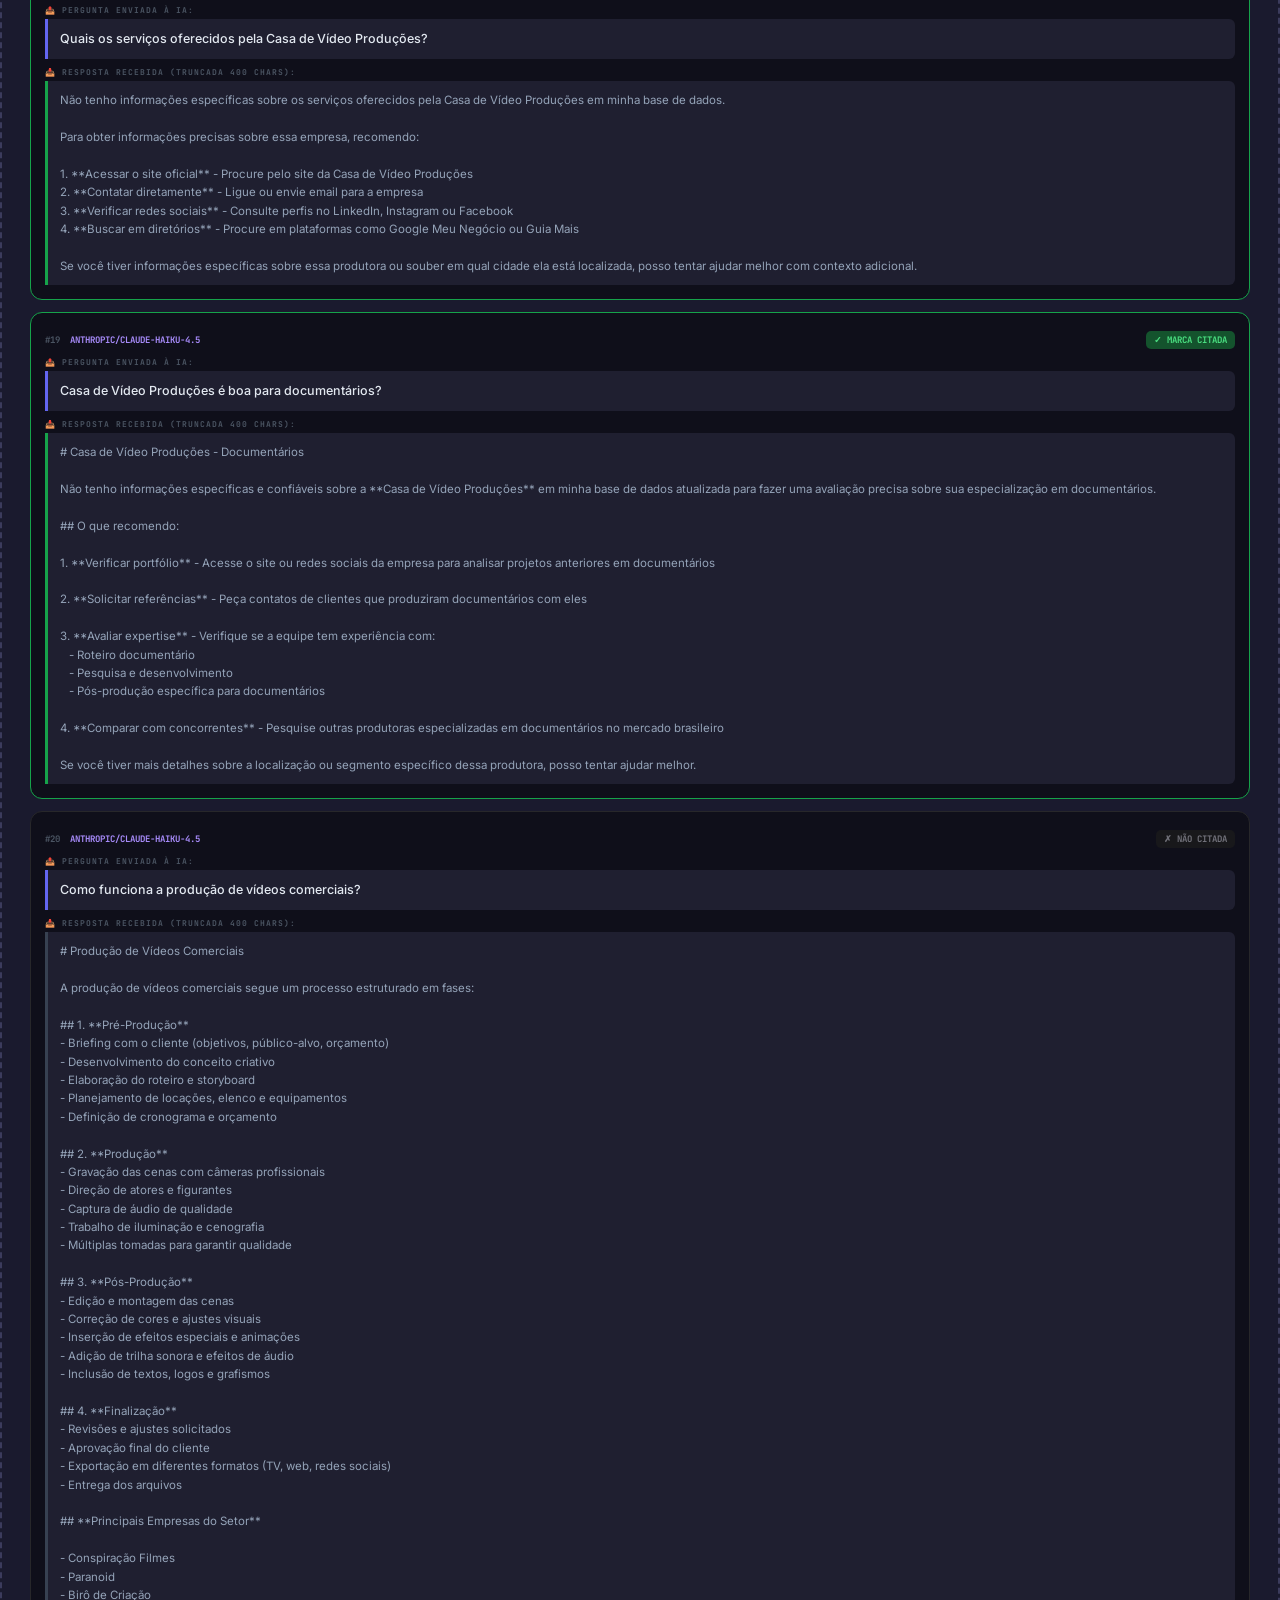
<file: GEO/Relatorio_GEO_Auditoria_https___casadevideo_com_br___no_rag_-_small_.html>
<!DOCTYPE html>
<html lang="pt-BR">
<head>
<meta charset="UTF-8"/>
<meta name="viewport" content="width=device-width,initial-scale=1"/>
<title>Raio-X de GEO — https://casadevideo.com.br/ | B.ROCKET</title>
<link rel="preconnect" href="https://fonts.googleapis.com">
<link rel="preconnect" href="https://fonts.gstatic.com" crossorigin>
<link href="https://fonts.googleapis.com/css2?family=Inter:wght@300;400;500;600;700;800&family=Space+Grotesk:wght@500;750;800&family=JetBrains+Mono:wght@500;700&display=swap" rel="stylesheet">
<style>
  @media (max-width: 600px) {
    .container { padding: 15px !important; }
    .grid2 { grid-template-columns: 1fr !important; gap: 10px !important; }
    .score-card { padding: 24px !important; }
    .hero-title { font-size: 28px !important; }
  }
</style>
</head>
<body style="background-color:#f4f5f8; background-image:radial-gradient(#e2e4e9 1px, transparent 1px), radial-gradient(#e2e4e9 1px, transparent 1px); background-size:20px 20px; background-position:0 0, 10px 10px; color:#0c0d0e;font-family:'Inter', -apple-system, BlinkMacSystemFont, 'Segoe UI', Roboto, Helvetica, Arial, sans-serif; margin:0;padding:0;-webkit-font-smoothing:antialiased;min-height:100vh;">
<div class="container" style="max-width:650px;margin:0 auto;padding:30px 15px;">

  <!-- Header -->
  <table cellpadding="0" cellspacing="0" border="0" width="100%" style="margin-bottom:28px;border-bottom:1px solid #e4e4e7;padding-bottom:18px;">
    <tr>
      <td align="left" style="vertical-align:middle;">
        <!-- Logo do Astronauta do site -->
        <div style="display:inline-block;width:32px;height:32px;background-color:#09090b;border:1px solid #27272a;border-radius:10px;vertical-align:middle;position:relative;margin-right:10px;text-align:center;">
          <div style="display:inline-block;width:22px;height:22px;background-color:#ffffff;border:1px solid #f4f4f5;border-radius:50%;margin-top:4px;position:relative;text-align:center;">
            <div style="display:inline-block;width:14px;height:10px;background-color:#09090b;border-radius:3px;margin-top:4.5px;position:relative;overflow:hidden;">
              <div style="position:absolute;top:1px;left:1px;width:3px;height:3px;background-color:rgba(255,255,255,0.4);border-radius:50%;"></div>
              <div style="position:absolute;bottom:1px;right:1px;width:3px;height:3px;background-color:#10b981;border-radius:50%;"></div>
            </div>
            <div style="position:absolute;bottom:2px;left:6px;width:10px;height:2px;background-color:#d4d4d8;border-radius:999px;"></div>
          </div>
        </div>
        <!-- Nome da marca -->
        <div style="font-family:'Space Grotesk', -apple-system, BlinkMacSystemFont, 'Segoe UI', Roboto, Helvetica, Arial, sans-serif; font-weight:900;font-size:18px;color:#09090b;letter-spacing:1.5px;display:inline-block;vertical-align:middle;text-transform:uppercase;margin-right:2px;">
          B.ROCKET
        </div>
        <div style="font-family:'Space Grotesk', -apple-system, BlinkMacSystemFont, 'Segoe UI', Roboto, Helvetica, Arial, sans-serif; font-weight:900;font-size:18px;color:#dc2626;display:inline-block;vertical-align:middle;margin-right:6px;">*</div>
        <!-- Badge Neumórfico -->
        <div style="display:inline-block;background:#e4e4e7;border-top:1px solid #ffffff;border-left:1px solid #ffffff;border-right:1px solid #cbd5e1;border-bottom:1px solid #cbd5e1;border-radius:8px;padding:3px 8px;vertical-align:middle;text-align:center;box-shadow:inset 1px 1px 2px rgba(13,20,33,0.03);">
          <span style="font-family:'JetBrains Mono', 'Courier New', monospace; font-size:9.5px;color:#52525b;font-weight:bold;letter-spacing:1px;text-transform:uppercase;">GEO_CORE_V10</span>
        </div>
      </td>
      <td align="right" style="font-family:'JetBrains Mono', 'Courier New', monospace; font-size:9px;color:#71717a;font-weight:bold;vertical-align:middle;">
        DIAGNÓSTICO // 23/09/2026 às 18:30:59 // CONFIDENCIAL
      </td>
    </tr>
  </table>

  

  <!-- Hero & Score -->
  <div id="section-score" style="text-align:center;margin-bottom:32px;">
    <div style="font-family:'JetBrains Mono', 'Courier New', monospace; font-size:9.5px;color:#dc2626;letter-spacing:2px;text-transform:uppercase;margin-bottom:8px;font-weight:bold;">DIAGNÓSTICO SEMÂNTICO DE GEO</div>
    <h1 class="hero-title" style="font-family:'Space Grotesk', -apple-system, BlinkMacSystemFont, 'Segoe UI', Roboto, Helvetica, Arial, sans-serif; font-size:36px;font-weight:800;color:#0c0d0e;margin:0 0 6px;letter-spacing:-1px;text-transform:uppercase;">Raio-X de GEO</h1>
    <div style="font-family:'JetBrains Mono', 'Courier New', monospace; font-size:13px;color:#71717a;word-break:break-all;margin-bottom:28px;">https://casadevideo.com.br/</div>

    <!-- Score Card Neumórfico -->
    <div class="score-card" style="background-color:#ffffff; border:1px solid #e8e8eb; border-radius:24px; box-shadow:0px 10px 30px rgba(13,20,33,0.04); padding:32px; display:inline-block; min-width:240px; text-align:center;">
      <div style="font-size:64px;font-weight:800;color:#d97706;font-family:'JetBrains Mono', 'Courier New', monospace; line-height:1;margin:0 auto 10px;">55%</div>
      <div style="font-family:'JetBrains Mono', 'Courier New', monospace; font-size:11px;color:#71717a;letter-spacing:1px;font-weight:bold;text-transform:uppercase;">
        GEO SCORE // <span style="color:#d97706;font-weight:bold;">MÉDIO</span>
      </div>
      <div style="font-family:'JetBrains Mono', 'Courier New', monospace; font-size:10px;color:#71717a;margin-top:10px;font-weight:bold;">
        🕒 Realizado em: <span style="color:#09090b;">23/09/2026 às 18:30:59</span>
      </div>
      <!-- Resumo didático comercial sob o score -->
      
      <div style="background:#fff7ed; border-left:4px solid #d97706; padding:16px; border-radius:8px; margin-top:16px; text-align:left;">
        <p style="margin:0 0 8px; font-weight:bold; color:#9a3412; font-family:'Space Grotesk', -apple-system, BlinkMacSystemFont, 'Segoe UI', Roboto, Helvetica, Arial, sans-serif; font-size:14px; text-transform:uppercase;">⚠️ Risco Comercial de Perda de Mercado</p>
        <p style="margin:0; color:#7c2d12; font-size:12.5px; line-height:1.5;">
          Você já possui parte da infraestrutura pronta, mas ainda tem <strong>gargalos severos de citabilidade</strong> que impedem sua marca de ser recomendada consistentemente. A concorrência está se movendo rapidamente. Ao agendar nossa mentoria de 40 minutos, vamos desenhar o mapa de RAG ideal para seu nicho de mercado e garantir que sua marca passe a ser citada com relevância nas consultas das principais ferramentas generativas.
        </p>
      </div>
    
    </div>
  </div>

  <!-- Technical Gatekeeper -->
  <div style="background-color:#ffffff; border:1px solid #e8e8eb; border-radius:24px; box-shadow:0px 10px 30px rgba(13,20,33,0.04); padding:28px; margin-bottom:24px;">
    <table cellpadding="0" cellspacing="0" border="0" width="100%" style="margin-bottom:16px;border-bottom:1px solid #f1f2f5;padding-bottom:12px;">
      <tr>
        <td align="left" style="vertical-align:middle;">
          <svg viewBox="0 0 24 24" width="18" height="18" fill="none" stroke="#09090b" stroke-width="2" stroke-linecap="round" stroke-linejoin="round" style="vertical-align:middle;margin-right:8px;"><path d="M12 22s8-4 8-10V5l-8-3-8 3v7c0 6 8 10 8 10z"/></svg>
          <span style="font-family:'Space Grotesk', -apple-system, BlinkMacSystemFont, 'Segoe UI', Roboto, Helvetica, Arial, sans-serif; font-weight:800;color:#09090b;font-size:16px;vertical-align:middle;text-transform:uppercase;letter-spacing:-0.2px;">Technical Gatekeeper</span>
        </td>
        <td align="right" style="vertical-align:middle;">
          <span style="font-family:'JetBrains Mono', 'Courier New', monospace; font-size:9px;font-weight:bold;padding:4px 8px;border-radius:6px;color:#15803d;background:#f0fdf4;border:1px solid #bbf7d0;">
            OK
          </span>
        </td>
      </tr>
    </table>
    
    <div style="margin-bottom:10px;font-size:13px;color:#4b5563;line-height:1.4;font-family:'Inter', -apple-system, BlinkMacSystemFont, 'Segoe UI', Roboto, Helvetica, Arial, sans-serif;">
      <span style="display:inline-block;color:#16a34a;background:#f0fdf4;border:1px solid #bbf7d0;border-radius:6px;width:18px;height:18px;line-height:16px;text-align:center;font-size:11px;font-weight:bold;margin-right:8px;vertical-align:middle;">✓</span> Bots de IA autorizados no robots.txt
    </div>
    <div style="margin-bottom:10px;font-size:13px;color:#4b5563;line-height:1.4;font-family:'Inter', -apple-system, BlinkMacSystemFont, 'Segoe UI', Roboto, Helvetica, Arial, sans-serif;">
      <span style="display:inline-block;color:#16a34a;background:#f0fdf4;border:1px solid #bbf7d0;border-radius:6px;width:18px;height:18px;line-height:16px;text-align:center;font-size:11px;font-weight:bold;margin-right:8px;vertical-align:middle;">✓</span> Conteúdo acessível sem Javascript (SSR)
    </div>
    <div style="margin-bottom:10px;font-size:13px;color:#4b5563;line-height:1.4;font-family:'Inter', -apple-system, BlinkMacSystemFont, 'Segoe UI', Roboto, Helvetica, Arial, sans-serif;">
      <span style="display:inline-block;color:#16a34a;background:#f0fdf4;border:1px solid #bbf7d0;border-radius:6px;width:18px;height:18px;line-height:16px;text-align:center;font-size:11px;font-weight:bold;margin-right:8px;vertical-align:middle;">✓</span> Preços explícitos no HTML para IA
    </div>
    <div style="margin-bottom:10px;font-size:13px;color:#4b5563;line-height:1.4;font-family:'Inter', -apple-system, BlinkMacSystemFont, 'Segoe UI', Roboto, Helvetica, Arial, sans-serif;">
      <span style="display:inline-block;color:#dc2626;background:#fef2f2;border:1px solid #fca5a5;border-radius:6px;width:18px;height:18px;line-height:16px;text-align:center;font-size:11px;font-weight:bold;margin-right:8px;vertical-align:middle;">✗</span> Timestamps atualizados recentemente
    </div>
    
    <table cellpadding="0" cellspacing="0" border="0" width="100%" style="margin-top:14px;border-top:1px solid #f1f2f5;padding-top:10px;font-size:12px;">
      <tr>
        <td style="color:#71717a;font-family:'JetBrains Mono', 'Courier New', monospace;">LATÊNCIA DO SERVIDOR:</td>
        <td align="right" style="font-family:'JetBrains Mono', 'Courier New', monospace; font-weight:bold;color:#16a34a">
          160ms
        </td>
      </tr>
    </table>
    
    
  </div>

  <!-- Metadata Entity -->
  <div style="background-color:#ffffff; border:1px solid #e8e8eb; border-radius:24px; box-shadow:0px 10px 30px rgba(13,20,33,0.04); padding:28px; margin-bottom:24px;">
    <table cellpadding="0" cellspacing="0" border="0" width="100%" style="margin-bottom:16px;border-bottom:1px solid #f1f2f5;padding-bottom:12px;">
      <tr>
        <td align="left" style="vertical-align:middle;">
          <svg viewBox="0 0 24 24" width="18" height="18" fill="none" stroke="#09090b" stroke-width="2" stroke-linecap="round" stroke-linejoin="round" style="vertical-align:middle;margin-right:8px;"><path d="M22 19a2 2 0 0 1-2 2H4a2 2 0 0 1-2-2V5a2 2 0 0 1 2-2h5l2 3h9a2 2 0 0 1 2 2z"/></svg>
          <span style="font-family:'Space Grotesk', -apple-system, BlinkMacSystemFont, 'Segoe UI', Roboto, Helvetica, Arial, sans-serif; font-weight:800;color:#09090b;font-size:16px;vertical-align:middle;text-transform:uppercase;letter-spacing:-0.2px;">Metadata Entity</span>
        </td>
        <td align="right" style="vertical-align:middle;">
          <span style="font-family:'JetBrains Mono', 'Courier New', monospace; font-size:9px;font-weight:bold;padding:4px 8px;border-radius:6px;color:#b91c1c;background:#fef2f2;border:1px solid #fca5a5;">
            CRÍTICO
          </span>
        </td>
      </tr>
    </table>
    
    <div style="margin-bottom:10px;font-size:13px;color:#4b5563;line-height:1.4;font-family:'Inter', -apple-system, BlinkMacSystemFont, 'Segoe UI', Roboto, Helvetica, Arial, sans-serif;">
      <span style="display:inline-block;color:#dc2626;background:#fef2f2;border:1px solid #fca5a5;border-radius:6px;width:18px;height:18px;line-height:16px;text-align:center;font-size:11px;font-weight:bold;margin-right:8px;vertical-align:middle;">✗</span> Schema Organization ou LocalBusiness
    </div>
    <div style="margin-bottom:10px;font-size:13px;color:#4b5563;line-height:1.4;font-family:'Inter', -apple-system, BlinkMacSystemFont, 'Segoe UI', Roboto, Helvetica, Arial, sans-serif;">
      <span style="display:inline-block;color:#dc2626;background:#fef2f2;border:1px solid #fca5a5;border-radius:6px;width:18px;height:18px;line-height:16px;text-align:center;font-size:11px;font-weight:bold;margin-right:8px;vertical-align:middle;">✗</span> Schema Person (Credenciais de Autor)
    </div>
    <div style="margin-bottom:10px;font-size:13px;color:#4b5563;line-height:1.4;font-family:'Inter', -apple-system, BlinkMacSystemFont, 'Segoe UI', Roboto, Helvetica, Arial, sans-serif;">
      <span style="display:inline-block;color:#dc2626;background:#fef2f2;border:1px solid #fca5a5;border-radius:6px;width:18px;height:18px;line-height:16px;text-align:center;font-size:11px;font-weight:bold;margin-right:8px;vertical-align:middle;">✗</span> Arquivo /llms.txt publicado
    </div>
    <div style="margin-bottom:10px;font-size:13px;color:#4b5563;line-height:1.4;font-family:'Inter', -apple-system, BlinkMacSystemFont, 'Segoe UI', Roboto, Helvetica, Arial, sans-serif;">
      <span style="display:inline-block;color:#dc2626;background:#fef2f2;border:1px solid #fca5a5;border-radius:6px;width:18px;height:18px;line-height:16px;text-align:center;font-size:11px;font-weight:bold;margin-right:8px;vertical-align:middle;">✗</span> Mapeamento de redes sociais (sameAs)
    </div>
    
    
    <div style="background:#fff7ed;border:1px solid #fed7aa;border-radius:10px;padding:12px;margin-top:12px;font-size:12px;color:#b45309;line-height:1.4;font-family:'JetBrains Mono', 'Courier New', monospace;">
      ⚠️ <strong>Schemas Faltantes:</strong> Organization, Person, FAQPage, Service
    </div>
  </div>

  <!-- Content Absorption -->
  <div style="background-color:#ffffff; border:1px solid #e8e8eb; border-radius:24px; box-shadow:0px 10px 30px rgba(13,20,33,0.04); padding:28px; margin-bottom:24px;">
    <table cellpadding="0" cellspacing="0" border="0" width="100%" style="margin-bottom:16px;border-bottom:1px solid #f1f2f5;padding-bottom:12px;">
      <tr>
        <td align="left" style="vertical-align:middle;">
          <svg viewBox="0 0 24 24" width="18" height="18" fill="none" stroke="#09090b" stroke-width="2" stroke-linecap="round" stroke-linejoin="round" style="vertical-align:middle;margin-right:8px;"><path d="M14 2H6a2 2 0 0 0-2 2v16a2 2 0 0 0 2 2h12a2 2 0 0 0 2-2V8z"/><polyline points="14 2 14 8 20 8"/></svg>
          <span style="font-family:'Space Grotesk', -apple-system, BlinkMacSystemFont, 'Segoe UI', Roboto, Helvetica, Arial, sans-serif; font-weight:800;color:#09090b;font-size:16px;vertical-align:middle;text-transform:uppercase;letter-spacing:-0.2px;">Content Absorption</span>
        </td>
        <td align="right" style="vertical-align:middle;">
          <span style="font-family:'JetBrains Mono', 'Courier New', monospace; font-size:9px;font-weight:bold;padding:4px 8px;border-radius:6px;color:#b45309;background:#fff7ed;border:1px solid #fed7aa;">
            ANÁLISE
          </span>
        </td>
      </tr>
    </table>
    
    <div class="grid2" style="display:grid;grid-template-columns:1fr 1fr;gap:12px;margin-bottom:14px;">
      <div style="font-size:13px;color:#4b5563;line-height:1.4;font-family:'Inter', -apple-system, BlinkMacSystemFont, 'Segoe UI', Roboto, Helvetica, Arial, sans-serif;">
        <span style="display:inline-block;color:#16a34a;background:#f0fdf4;border:1px solid #bbf7d0;border-radius:6px;width:18px;height:18px;line-height:16px;text-align:center;font-size:11px;font-weight:bold;margin-right:8px;vertical-align:middle;">✓</span> Resposta direta no início
      </div>
      <div style="font-size:13px;color:#4b5563;line-height:1.4;font-family:'Inter', -apple-system, BlinkMacSystemFont, 'Segoe UI', Roboto, Helvetica, Arial, sans-serif;">
        <span style="display:inline-block;color:#16a34a;background:#f0fdf4;border:1px solid #bbf7d0;border-radius:6px;width:18px;height:18px;line-height:16px;text-align:center;font-size:11px;font-weight:bold;margin-right:8px;vertical-align:middle;">✓</span> Estatísticas frequentes
      </div>
      <div style="font-size:13px;color:#4b5563;line-height:1.4;font-family:'Inter', -apple-system, BlinkMacSystemFont, 'Segoe UI', Roboto, Helvetica, Arial, sans-serif;">
        <span style="display:inline-block;color:#16a34a;background:#f0fdf4;border:1px solid #bbf7d0;border-radius:6px;width:18px;height:18px;line-height:16px;text-align:center;font-size:11px;font-weight:bold;margin-right:8px;vertical-align:middle;">✓</span> Citações de especialistas
      </div>
      <div style="font-size:13px;color:#4b5563;line-height:1.4;font-family:'Inter', -apple-system, BlinkMacSystemFont, 'Segoe UI', Roboto, Helvetica, Arial, sans-serif;">
        <span style="display:inline-block;color:#dc2626;background:#fef2f2;border:1px solid #fca5a5;border-radius:6px;width:18px;height:18px;line-height:16px;text-align:center;font-size:11px;font-weight:bold;margin-right:8px;vertical-align:middle;">✗</span> Tabelas comparativas HTML
      </div>
    </div>
    
    <div style="border-top:1px solid #f1f2f5;padding-top:12px;margin-top:12px;font-size:12px;font-family:'JetBrains Mono', 'Courier New', monospace;">
      <table cellpadding="0" cellspacing="0" border="0" width="100%">
        <tr style="height:24px;">
          <td style="color:#71717a;font-family:'JetBrains Mono', 'Courier New', monospace;">TAMANHO MÉDIO DE CHUNK:</td>
          <td align="right" style="font-weight:bold;color:#09090b;font-family:'JetBrains Mono', 'Courier New', monospace;">150 tokens</td>
        </tr>
        <tr style="height:24px;">
          <td style="color:#71717a;font-family:'JetBrains Mono', 'Courier New', monospace;">PREÇOS VISÍVEIS:</td>
          <td align="right" style="font-weight:bold;color:#09090b;font-family:'JetBrains Mono', 'Courier New', monospace;">✓ Sim</td>
        </tr>
      </table>
    </div>
  </div>

  <!-- FAQ Sugerido para AEO & IAs Generativas (template — requer preenchimento com dados reais) -->
  
  <div style="background-color:#ffffff; border:1px solid #e8e8eb; border-radius:24px; box-shadow:0px 10px 30px rgba(13,20,33,0.04); padding:28px; margin-bottom:24px;">
    <table cellpadding="0" cellspacing="0" border="0" width="100%" style="margin-bottom:16px;border-bottom:1px solid #f1f2f5;padding-bottom:12px;">
      <tr>
        <td align="left" style="vertical-align:middle;">
          <svg viewBox="0 0 24 24" width="18" height="18" fill="none" stroke="#09090b" stroke-width="2" stroke-linecap="round" stroke-linejoin="round" style="vertical-align:middle;margin-right:8px;"><path d="M14 2H6a2 2 0 0 0-2 2v16a2 2 0 0 0 2 2h12a2 2 0 0 0 2-2V8z"/><polyline points="14 2 14 8 20 8"/></svg>
          <span style="font-family:'Space Grotesk', -apple-system, BlinkMacSystemFont, 'Segoe UI', Roboto, Helvetica, Arial, sans-serif; font-weight:800;color:#09090b;font-size:16px;vertical-align:middle;text-transform:uppercase;letter-spacing:-0.2px;">Template de FAQ para AEO (Schema FAQPage)</span>
        </td>
        <td align="right" style="vertical-align:middle;">
          <span style="font-family:'JetBrains Mono', 'Courier New', monospace; font-size:9px;font-weight:bold;padding:4px 8px;border-radius:6px;color:#b45309;background:#fff7ed;border:1px solid #fed7aa;">
            TEMPLATE · PREENCHER
          </span>
        </td>
      </tr>
    </table>

    <div style="background:#fff7ed;border:1px solid #fed7aa;border-radius:10px;padding:10px 12px;margin-bottom:12px;font-size:11.5px;color:#9a3412;font-family:'Inter', -apple-system, BlinkMacSystemFont, 'Segoe UI', Roboto, Helvetica, Arial, sans-serif;">
      ⚠️ As respostas abaixo são um <strong>modelo estrutural</strong>. Substitua pelos diferenciais reais e verificáveis da Casa de Vídeo antes de publicar no site.
    </div>

    <div style="background:#f8fafc;border:1px solid #e2e8f0;border-radius:12px;padding:14px;margin-bottom:10px;">
      <p style="margin:0 0 4px;font-weight:bold;color:#0f172a;font-size:13px;font-family:'Inter', -apple-system, BlinkMacSystemFont, 'Segoe UI', Roboto, Helvetica, Arial, sans-serif;">❓ Quais os principais serviços da Casa de Vídeo?</p>
      <p style="margin:0;color:#334155;font-size:12px;line-height:1.5;font-family:'Inter', -apple-system, BlinkMacSystemFont, 'Segoe UI', Roboto, Helvetica, Arial, sans-serif;">
        [PREENCHER] A Casa de Vídeo atua em Produção Audiovisual, Vídeo e Conteúdo Criativo, oferecendo Produção de Vídeos Institucionais e Publicitários.
      </p>
    </div>

    <div style="background:#f8fafc;border:1px solid #e2e8f0;border-radius:12px;padding:14px;">
      <p style="margin:0 0 4px;font-weight:bold;color:#0f172a;font-size:13px;font-family:'Inter', -apple-system, BlinkMacSystemFont, 'Segoe UI', Roboto, Helvetica, Arial, sans-serif;">❓ Por que escolher a Casa de Vídeo em vez de soluções tradicionais?</p>
      <p style="margin:0;color:#334155;font-size:12px;line-height:1.5;font-family:'Inter', -apple-system, BlinkMacSystemFont, 'Segoe UI', Roboto, Helvetica, Arial, sans-serif;">
        [PREENCHER: descreva aqui diferenciais reais e verificáveis — ex: certificações, anos de mercado, número de clientes atendidos, cases publicados. Não publique sem completar com dados reais.]
      </p>
    </div>
  </div>

  <!-- Semantic Explorer (Ideação & Content Gaps) -->
  
  <div style="background-color:#ffffff; border:1px solid #e8e8eb; border-radius:24px; box-shadow:0px 10px 30px rgba(13,20,33,0.04); padding:28px; margin-bottom:24px;">
    <table cellpadding="0" cellspacing="0" border="0" width="100%" style="margin-bottom:16px;border-bottom:1px solid #f1f2f5;padding-bottom:12px;">
      <tr>
        <td align="left" style="vertical-align:middle;">
          <svg viewBox="0 0 24 24" width="18" height="18" fill="none" stroke="#09090b" stroke-width="2" stroke-linecap="round" stroke-linejoin="round" style="vertical-align:middle;margin-right:8px;"><path d="M22 19a2 2 0 0 1-2 2H4a2 2 0 0 1-2-2V5a2 2 0 0 1 2-2h5l2 3h9a2 2 0 0 1 2 2z"/></svg>
          <span style="font-family:'Space Grotesk', -apple-system, BlinkMacSystemFont, 'Segoe UI', Roboto, Helvetica, Arial, sans-serif; font-weight:800;color:#09090b;font-size:16px;vertical-align:middle;text-transform:uppercase;letter-spacing:-0.2px;">Semantic Explorer</span>
          <span style="font-family:'JetBrains Mono', 'Courier New', monospace; font-size:8px;font-weight:bold;padding:3px 8px;border-radius:5px;background:#f5f3ff;color:#6d28d9;border:1px solid #ddd6fe;margin-left:8px;text-transform:uppercase;letter-spacing:0.5px;white-space:nowrap;">RESPOSTA REAL DE LLM</span>
        </td>
        <td align="right" style="vertical-align:middle;">
          
          <span style="font-family:'JetBrains Mono', 'Courier New', monospace; font-size:9px;font-weight:bold;padding:4px 8px;border-radius:6px;color:#b45309;background:#fff7ed;border:1px solid #fed7aa;">
            COBERTURA: 20%
          </span>
          
        </td>
      </tr>
    </table>

    
    <div style="font-size:13px;color:#4b5563;margin-bottom:8px;font-family:'Inter', -apple-system, BlinkMacSystemFont, 'Segoe UI', Roboto, Helvetica, Arial, sans-serif;">
      <strong>Gaps de Conteúdo Detectados:</strong> 4 lacunas críticas
    </div>

    
    <div style="background:#fdfefe;border:1px solid #e8e8eb;border-radius:10px;padding:10px 12px;margin-bottom:8px;font-size:12px;font-family:'Inter', -apple-system, BlinkMacSystemFont, 'Segoe UI', Roboto, Helvetica, Arial, sans-serif;">
      <span style="display:inline-block;font-weight:bold;color:#b45309;margin-right:6px;">[ALTA]</span>
      <strong style="color:#09090b;">Cursos de Música Online:</strong> Artigo detalhado com recomendações de cursos e plataformas.
    </div>
    
    <div style="background:#fdfefe;border:1px solid #e8e8eb;border-radius:10px;padding:10px 12px;margin-bottom:8px;font-size:12px;font-family:'Inter', -apple-system, BlinkMacSystemFont, 'Segoe UI', Roboto, Helvetica, Arial, sans-serif;">
      <span style="display:inline-block;font-weight:bold;color:#b45309;margin-right:6px;">[MÉDIA]</span>
      <strong style="color:#09090b;">Técnicas de Ensino de Instrumentos Musicais:</strong> Guia prático ou vídeo tutorial.
    </div>
    
    <div style="background:#fdfefe;border:1px solid #e8e8eb;border-radius:10px;padding:10px 12px;margin-bottom:8px;font-size:12px;font-family:'Inter', -apple-system, BlinkMacSystemFont, 'Segoe UI', Roboto, Helvetica, Arial, sans-serif;">
      <span style="display:inline-block;font-weight:bold;color:#b45309;margin-right:6px;">[MÉDIA]</span>
      <strong style="color:#09090b;">Benefícios da Música na Educação Infantil:</strong> Artigo informativo com estudos de caso.
    </div>
    
    
  </div>
  

  <!-- Off-Page Entity Monitor -->
  
  <div style="background-color:#ffffff; border:1px solid #e8e8eb; border-radius:24px; box-shadow:0px 10px 30px rgba(13,20,33,0.04); padding:28px; margin-bottom:24px;">
    <table cellpadding="0" cellspacing="0" border="0" width="100%" style="margin-bottom:16px;border-bottom:1px solid #f1f2f5;padding-bottom:12px;">
      <tr>
        <td align="left" style="vertical-align:middle;">
          <svg viewBox="0 0 24 24" width="18" height="18" fill="none" stroke="#09090b" stroke-width="2" stroke-linecap="round" stroke-linejoin="round" style="vertical-align:middle;margin-right:8px;"><path d="M12 22s8-4 8-10V5l-8-3-8 3v7c0 6 8 10 8 10z"/></svg>
          <span style="font-family:'Space Grotesk', -apple-system, BlinkMacSystemFont, 'Segoe UI', Roboto, Helvetica, Arial, sans-serif; font-weight:800;color:#09090b;font-size:16px;vertical-align:middle;text-transform:uppercase;letter-spacing:-0.2px;">Off-Page Entity Monitor</span>
          <span style="font-family:'JetBrains Mono', 'Courier New', monospace; font-size:8px;font-weight:bold;padding:3px 8px;border-radius:5px;background:#eff6ff;color:#1d4ed8;border:1px solid #bfdbfe;margin-left:8px;text-transform:uppercase;letter-spacing:0.5px;white-space:nowrap;">VERIFICADO EXTERNAMENTE</span>
        </td>
        <td align="right" style="vertical-align:middle;">
          
          <span style="font-family:'JetBrains Mono', 'Courier New', monospace; font-size:9px;font-weight:bold;padding:4px 8px;border-radius:6px;color:#b45309;background:#fff7ed;border:1px solid #fed7aa;">
            SCORE ENTIDADE: 10%
          </span>
          
        </td>
      </tr>
    </table>

    
    <div style="margin-bottom:10px;font-size:13px;color:#4b5563;line-height:1.4;font-family:'Inter', -apple-system, BlinkMacSystemFont, 'Segoe UI', Roboto, Helvetica, Arial, sans-serif;">
      <span style="display:inline-block;color:#dc2626;background:#fef2f2;border:1px solid #fca5a5;border-radius:6px;width:18px;height:18px;line-height:16px;text-align:center;font-size:11px;font-weight:bold;margin-right:8px;vertical-align:middle;">✗</span> Perfil corporativo no LinkedIn
    </div>
    <div style="margin-bottom:10px;font-size:13px;color:#4b5563;line-height:1.4;font-family:'Inter', -apple-system, BlinkMacSystemFont, 'Segoe UI', Roboto, Helvetica, Arial, sans-serif;">
      <span style="display:inline-block;color:#dc2626;background:#fef2f2;border:1px solid #fca5a5;border-radius:6px;width:18px;height:18px;line-height:16px;text-align:center;font-size:11px;font-weight:bold;margin-right:8px;vertical-align:middle;">✗</span> Presença em diretórios corporativos (Crunchbase)
    </div>
    <div style="margin-bottom:10px;font-size:13px;color:#4b5563;line-height:1.4;font-family:'Inter', -apple-system, BlinkMacSystemFont, 'Segoe UI', Roboto, Helvetica, Arial, sans-serif;">
      <span style="display:inline-block;color:#dc2626;background:#fef2f2;border:1px solid #fca5a5;border-radius:6px;width:18px;height:18px;line-height:16px;text-align:center;font-size:11px;font-weight:bold;margin-right:8px;vertical-align:middle;">✗</span> Citação em Wikidata / Wikipedia
    </div>
    
    <div style="margin-top:10px;font-size:11px;color:#9ca3af;line-height:1.4;font-family:'Inter', -apple-system, BlinkMacSystemFont, 'Segoe UI', Roboto, Helvetica, Arial, sans-serif;">Verificado via requisição HTTP direta às URLs candidatas construídas a partir do nome da marca.</div>
    
    
  </div>
  

  <!-- Citation Share nas IAs -->
  <div style="background-color:#ffffff; border:1px solid #e8e8eb; border-radius:24px; box-shadow:0px 10px 30px rgba(13,20,33,0.04); padding:28px; margin-bottom:24px;">
    <table cellpadding="0" cellspacing="0" border="0" width="100%" style="margin-bottom:16px;border-bottom:1px solid #f1f2f5;padding-bottom:12px;">
      <tr>
        <td align="left" style="vertical-align:middle;">
          <svg viewBox="0 0 24 24" width="18" height="18" fill="none" stroke="#09090b" stroke-width="2" stroke-linecap="round" stroke-linejoin="round" style="vertical-align:middle;margin-right:8px;"><line x1="18" y1="20" x2="18" y2="10"/><line x1="12" y1="20" x2="12" y2="4"/><line x1="6" y1="20" x2="6" y2="14"/></svg>
          <span style="font-family:'Space Grotesk', -apple-system, BlinkMacSystemFont, 'Segoe UI', Roboto, Helvetica, Arial, sans-serif; font-weight:800;color:#09090b;font-size:16px;vertical-align:middle;text-transform:uppercase;letter-spacing:-0.2px;">Citation Share nas IAs</span>
          <span style="font-family:'JetBrains Mono', 'Courier New', monospace; font-size:8px;font-weight:bold;padding:3px 8px;border-radius:5px;background:#f5f3ff;color:#6d28d9;border:1px solid #ddd6fe;margin-left:8px;text-transform:uppercase;letter-spacing:0.5px;white-space:nowrap;">RESPOSTA REAL DE LLM</span>
        </td>
        <td align="right" style="vertical-align:middle;">
          
          <span style="font-family:'JetBrains Mono', 'Courier New', monospace; font-size:9px;font-weight:bold;padding:4px 8px;border-radius:6px;color:#15803d;background:#f0fdf4;border:1px solid #bbf7d0;">
            32% SHARE
          </span>
          
        </td>
      </tr>
    </table>

    
    <div style="font-size:13px;color:#4b5563;margin-bottom:6px;font-family:'Inter', -apple-system, BlinkMacSystemFont, 'Segoe UI', Roboto, Helvetica, Arial, sans-serif;">Porcentagem de Citações:</div>
    <div style="height:10px;background:#e4e4e7;border-radius:9999px;overflow:hidden;margin-bottom:12px;border:1px solid #d1d5db;">
      <div style="height:100%;background:#dc2626;border-radius:9999px;width:32.1%;"></div>
    </div>

    <div style="font-size:12px;font-family:'JetBrains Mono', 'Courier New', monospace; color:#4b5563;line-height:1.6;margin-top:14px;border-top:1px solid #f1f2f5;padding-top:10px;">
      <table cellpadding="0" cellspacing="0" border="0" width="100%">
        <tr style="height:24px;">
          <td style="color:#71717a;font-family:'JetBrains Mono', 'Courier New', monospace;">SENTIMENTO DE MARCA:</td>
          <td align="right" style="font-weight:bold;color:#0c0d0e;font-family:'JetBrains Mono', 'Courier New', monospace;">Neutro</td>
        </tr>
        <tr style="height:24px;">
          <td style="color:#71717a;font-family:'JetBrains Mono', 'Courier New', monospace;">PROMPTS TESTADOS:</td>
          <td align="right" style="font-weight:bold;color:#0c0d0e;font-family:'JetBrains Mono', 'Courier New', monospace;">56</td>
        </tr>
        
        <tr style="height:24px;">
          <td style="color:#71717a;font-family:'JetBrains Mono', 'Courier New', monospace; font-size:11px;">gpt:</td>
          <td align="right" style="font-weight:bold;color:#0c0d0e;font-family:'JetBrains Mono', 'Courier New', monospace;">4 citações</td>
        </tr>
        
        <tr style="height:24px;">
          <td style="color:#71717a;font-family:'JetBrains Mono', 'Courier New', monospace; font-size:11px;">claude:</td>
          <td align="right" style="font-weight:bold;color:#0c0d0e;font-family:'JetBrains Mono', 'Courier New', monospace;">4 citações</td>
        </tr>
        
        <tr style="height:24px;">
          <td style="color:#71717a;font-family:'JetBrains Mono', 'Courier New', monospace; font-size:11px;">gemini:</td>
          <td align="right" style="font-weight:bold;color:#0c0d0e;font-family:'JetBrains Mono', 'Courier New', monospace;">4 citações</td>
        </tr>
        
        <tr style="height:24px;">
          <td style="color:#71717a;font-family:'JetBrains Mono', 'Courier New', monospace; font-size:11px;">sonar:</td>
          <td align="right" style="font-weight:bold;color:#0c0d0e;font-family:'JetBrains Mono', 'Courier New', monospace;">6 citações</td>
        </tr>
        
      </table>
    </div>
    
  </div>

  <!-- SEO Optimizer (Tráfego de Transição) -->
  
  <div style="background-color:#ffffff; border:1px solid #e8e8eb; border-radius:24px; box-shadow:0px 10px 30px rgba(13,20,33,0.04); padding:28px; margin-bottom:24px;">
    <table cellpadding="0" cellspacing="0" border="0" width="100%" style="margin-bottom:16px;border-bottom:1px solid #f1f2f5;padding-bottom:12px;">
      <tr>
        <td align="left" style="vertical-align:middle;">
          <svg viewBox="0 0 24 24" width="18" height="18" fill="none" stroke="#09090b" stroke-width="2" stroke-linecap="round" stroke-linejoin="round" style="vertical-align:middle;margin-right:8px;"><path d="M12 22s8-4 8-10V5l-8-3-8 3v7c0 6 8 10 8 10z"/></svg>
          <span style="font-family:'Space Grotesk', -apple-system, BlinkMacSystemFont, 'Segoe UI', Roboto, Helvetica, Arial, sans-serif; font-weight:800;color:#09090b;font-size:16px;vertical-align:middle;text-transform:uppercase;letter-spacing:-0.2px;">SEO Optimizer (Tráfego de Transição)</span>
        </td>
        <td align="right" style="vertical-align:middle;">
          <span style="font-family:'JetBrains Mono', 'Courier New', monospace; font-size:9px;font-weight:bold;padding:4px 8px;border-radius:6px;color:#15803d;background:#f0fdf4;border:1px solid #bbf7d0;">
            SEO SCORE: 87%
          </span>
        </td>
      </tr>
    </table>
    
    <div style="margin-bottom:10px;font-size:13px;color:#4b5563;line-height:1.4;font-family:'Inter', -apple-system, BlinkMacSystemFont, 'Segoe UI', Roboto, Helvetica, Arial, sans-serif;">
      <span style="display:inline-block;color:#16a34a;background:#f0fdf4;border:1px solid #bbf7d0;border-radius:6px;width:18px;height:18px;line-height:16px;text-align:center;font-size:11px;font-weight:bold;margin-right:8px;vertical-align:middle;">✓</span> Title Tag (Snippet Google): "Casa de Vídeo Produções — Produtora Audiovisual em São Paulo" (60 chars)
    </div>
    <div style="margin-bottom:10px;font-size:13px;color:#4b5563;line-height:1.4;font-family:'Inter', -apple-system, BlinkMacSystemFont, 'Segoe UI', Roboto, Helvetica, Arial, sans-serif;">
      <span style="display:inline-block;color:#16a34a;background:#f0fdf4;border:1px solid #bbf7d0;border-radius:6px;width:18px;height:18px;line-height:16px;text-align:center;font-size:11px;font-weight:bold;margin-right:8px;vertical-align:middle;">✓</span> Meta Description: "Casa de Vídeo Produções Ltda — Produtora audiovisual especializada em filmes institucionais, comerciais, documentários e captação de imagens em São Paulo." (154 chars)
    </div>
    <div style="margin-bottom:10px;font-size:13px;color:#4b5563;line-height:1.4;font-family:'Inter', -apple-system, BlinkMacSystemFont, 'Segoe UI', Roboto, Helvetica, Arial, sans-serif;">
      <span style="display:inline-block;color:#16a34a;background:#f0fdf4;border:1px solid #bbf7d0;border-radius:6px;width:18px;height:18px;line-height:16px;text-align:center;font-size:11px;font-weight:bold;margin-right:8px;vertical-align:middle;">✓</span> Tag Viewport Mobile
    </div>
    <div style="margin-bottom:10px;font-size:13px;color:#4b5563;line-height:1.4;font-family:'Inter', -apple-system, BlinkMacSystemFont, 'Segoe UI', Roboto, Helvetica, Arial, sans-serif;">
      <span style="display:inline-block;color:#dc2626;background:#fef2f2;border:1px solid #fca5a5;border-radius:6px;width:18px;height:18px;line-height:16px;text-align:center;font-size:11px;font-weight:bold;margin-right:8px;vertical-align:middle;">✗</span> Ausência de textos-âncora genéricos ("clique aqui")
    </div>
  </div>
  

  
  <!-- Checklist Interativo b.rocket (QA & DEVS) (USO INTERNO / AUDITORIA) -->
  <div style="background-color:#ffffff; border:1px solid #e8e8eb; border-radius:24px; box-shadow:0px 10px 30px rgba(13,20,33,0.04); padding:28px; margin-bottom:24px;">
    <table cellpadding="0" cellspacing="0" border="0" width="100%" style="margin-bottom:16px;border-bottom:1px solid #f1f2f5;padding-bottom:12px;">
      <tr>
        <td align="left" style="vertical-align:middle;">
          <svg viewBox="0 0 24 24" width="18" height="18" fill="none" stroke="#09090b" stroke-width="2" stroke-linecap="round" stroke-linejoin="round" style="vertical-align:middle;margin-right:8px;"><line x1="8" y1="6" x2="21" y2="6"/><line x1="8" y1="12" x2="21" y2="12"/><line x1="8" y1="18" x2="21" y2="18"/><line x1="3" y1="6" x2="3.01" y2="6"/><line x1="3" y1="12" x2="3.01" y2="12"/><line x1="3" y1="18" x2="3.01" y2="18"/></svg>
          <span style="font-family:'Space Grotesk', -apple-system, BlinkMacSystemFont, 'Segoe UI', Roboto, Helvetica, Arial, sans-serif; font-weight:800;color:#09090b;font-size:16px;vertical-align:middle;text-transform:uppercase;letter-spacing:-0.2px;">Checklist Interativo b.rocket (QA & DEVS)</span>
        </td>
        <td align="right" style="vertical-align:middle;">
          <span style="font-family:'JetBrains Mono', 'Courier New', monospace; font-size:9px;font-weight:bold;padding:4px 8px;border-radius:6px;color:#15803d;background:#f0fdf4;border:1px solid #bbf7d0;">
            3 VITÓRIAS RÁPIDAS
          </span>
        </td>
      </tr>
    </table>

    <div style="font-size:12.5px;color:#52525b;margin-bottom:16px;line-height:1.5;font-family:'Inter', -apple-system, BlinkMacSystemFont, 'Segoe UI', Roboto, Helvetica, Arial, sans-serif;">
      Tarefas técnicas prontas para execução pelo seu time de desenvolvimento ou gestor de conteúdo:
    </div>

    
    <div style="background:#f9fafb;border:1px solid #e5e7eb;border-radius:14px;padding:16px;margin-bottom:14px;">
      <div style="margin-bottom:8px;">
        <span style="font-family:'JetBrains Mono', 'Courier New', monospace; font-size:10px;font-weight:bold;padding:3px 8px;border-radius:6px;text-transform:uppercase;background:#fef2f2;color:#dc2626;border:1px solid #fca5a5;">
          Fácil / Alto Impacto // Fácil (10 minutos)
        </span>
      </div>
      <h4 style="margin:0 0 6px;font-size:14px;font-weight:700;color:#111827;font-family:'Inter', -apple-system, BlinkMacSystemFont, 'Segoe UI', Roboto, Helvetica, Arial, sans-serif;">
        1. Inserir JSON-LD Schema Organization
      </h4>
      <p style="margin:0 0 10px;font-size:12.5px;color:#4b5563;line-height:1.4;font-family:'Inter', -apple-system, BlinkMacSystemFont, 'Segoe UI', Roboto, Helvetica, Arial, sans-serif;">
        Fornecer a identidade formal da empresa com referências sameAs (LinkedIn, Wikidata, Wikipedia).
      </p>

      
      <div style="background:#09090b;color:#f4f4f5;border-radius:8px;padding:12px;font-family:'JetBrains Mono',monospace;font-size:11px;line-height:1.4;overflow-x:auto;margin-bottom:10px;white-space:pre-wrap;word-break:break-all;">
&lt;script type="application/ld+json"&gt;
{
  "@context": "https://schema.org",
  "@type": "Organization",
  "name": "casadevideo.com.br",
  "url": "https://casadevideo.com.br/",
  "sameAs": [
    "https://www.linkedin.com/company/casadevideo"
  ]
}
&lt;/script&gt;
      </div>
      

      <div style="font-size:11.5px;color:#6b7280;font-family:'Inter', -apple-system, BlinkMacSystemFont, 'Segoe UI', Roboto, Helvetica, Arial, sans-serif;">
        💡 <strong>Instrução CMS:</strong> Insira a tag de script no cabeçalho (<head>) do seu site através do CMS ou Header Injection.
      </div>
    </div>
    
    <div style="background:#f9fafb;border:1px solid #e5e7eb;border-radius:14px;padding:16px;margin-bottom:14px;">
      <div style="margin-bottom:8px;">
        <span style="font-family:'JetBrains Mono', 'Courier New', monospace; font-size:10px;font-weight:bold;padding:3px 8px;border-radius:6px;text-transform:uppercase;background:#fff7ed;color:#d97706;border:1px solid #fed7aa;">
          Fácil / Alto Impacto // Fácil (5 minutos)
        </span>
      </div>
      <h4 style="margin:0 0 6px;font-size:14px;font-weight:700;color:#111827;font-family:'Inter', -apple-system, BlinkMacSystemFont, 'Segoe UI', Roboto, Helvetica, Arial, sans-serif;">
        2. Publicar arquivo /llms.txt na raiz do domínio
      </h4>
      <p style="margin:0 0 10px;font-size:12.5px;color:#4b5563;line-height:1.4;font-family:'Inter', -apple-system, BlinkMacSystemFont, 'Segoe UI', Roboto, Helvetica, Arial, sans-serif;">
        Fornecer o mapa conceitual em Markdown estruturado para consumo rápido de LLMs.
      </p>

      
      <div style="background:#09090b;color:#f4f4f5;border-radius:8px;padding:12px;font-family:'JetBrains Mono',monospace;font-size:11px;line-height:1.4;overflow-x:auto;margin-bottom:10px;white-space:pre-wrap;word-break:break-all;">
# Casa de Vídeo Produções — Produtora Audiovisual em São Paulo
 
&gt; Casa de Vídeo Produções Ltda — Produtora audiovisual especializada em filmes institucionais, comerciais, documentários e captação de imagens em São Paulo.
 
## Páginas Principais
 
- [Home](https://casadevideo.com.br): Página principal com serviços e proposta de valor.
- [Sobre](https://casadevideo.com.br/sobre): Informações sobre a empresa e equipe.
- [Serviços](https://casadevideo.com.br/servicos): Detalhamento de soluções oferecidas.
- [Contato](https://casadevideo.com.br/contato): Formulário e canais de atendimento.

      </div>
      

      <div style="font-size:11.5px;color:#6b7280;font-family:'Inter', -apple-system, BlinkMacSystemFont, 'Segoe UI', Roboto, Helvetica, Arial, sans-serif;">
        💡 <strong>Instrução CMS:</strong> Crie o arquivo llms.txt e coloque na pasta /public ou raiz do servidor web.
      </div>
    </div>
    
    <div style="background:#f9fafb;border:1px solid #e5e7eb;border-radius:14px;padding:16px;margin-bottom:14px;">
      <div style="margin-bottom:8px;">
        <span style="font-family:'JetBrains Mono', 'Courier New', monospace; font-size:10px;font-weight:bold;padding:3px 8px;border-radius:6px;text-transform:uppercase;background:#f0fdf4;color:#16a34a;border:1px solid #bbf7d0;">
          Fácil / Médio Impacto // Fácil (15 minutos)
        </span>
      </div>
      <h4 style="margin:0 0 6px;font-size:14px;font-weight:700;color:#111827;font-family:'Inter', -apple-system, BlinkMacSystemFont, 'Segoe UI', Roboto, Helvetica, Arial, sans-serif;">
        3. Otimizar Title Tag, Meta Description e Textos-Âncora
      </h4>
      <p style="margin:0 0 10px;font-size:12.5px;color:#4b5563;line-height:1.4;font-family:'Inter', -apple-system, BlinkMacSystemFont, 'Segoe UI', Roboto, Helvetica, Arial, sans-serif;">
        Ajustar snippets de busca e substituir links genéricos ("clique aqui") por termos semânticos.
      </p>

      
      <div style="background:#09090b;color:#f4f4f5;border-radius:8px;padding:12px;font-family:'JetBrains Mono',monospace;font-size:11px;line-height:1.4;overflow-x:auto;margin-bottom:10px;white-space:pre-wrap;word-break:break-all;">
&lt;title&gt;Soluções em casadevideo.com.br | Líder de Mercado&lt;/title&gt;
&lt;meta name="description" content="Conheça as soluções de casadevideo.com.br. Atendimento especializado com foco em resultados auditados."&gt;
      </div>
      

      <div style="font-size:11.5px;color:#6b7280;font-family:'Inter', -apple-system, BlinkMacSystemFont, 'Segoe UI', Roboto, Helvetica, Arial, sans-serif;">
        💡 <strong>Instrução CMS:</strong> Edite os campos de SEO no plugin Yoast/RankMath ou nas meta tags do layout.
      </div>
    </div>
    
    <div style="background:#f9fafb;border:1px solid #e5e7eb;border-radius:14px;padding:16px;margin-bottom:14px;">
      <div style="margin-bottom:8px;">
        <span style="font-family:'JetBrains Mono', 'Courier New', monospace; font-size:10px;font-weight:bold;padding:3px 8px;border-radius:6px;text-transform:uppercase;background:#fff7ed;color:#d97706;border:1px solid #fed7aa;">
          Complexo / Alto Impacto // Complexo (2 horas)
        </span>
      </div>
      <h4 style="margin:0 0 6px;font-size:14px;font-weight:700;color:#111827;font-family:'Inter', -apple-system, BlinkMacSystemFont, 'Segoe UI', Roboto, Helvetica, Arial, sans-serif;">
        4. Criar página para o Topic Cluster: 'Cursos de Música Online'
      </h4>
      <p style="margin:0 0 10px;font-size:12.5px;color:#4b5563;line-height:1.4;font-family:'Inter', -apple-system, BlinkMacSystemFont, 'Segoe UI', Roboto, Helvetica, Arial, sans-serif;">
        Desenvolver landing page comparativa com tabela HTML para preencher a lacuna semântica detectada.
      </p>

      
      <div style="background:#09090b;color:#f4f4f5;border-radius:8px;padding:12px;font-family:'JetBrains Mono',monospace;font-size:11px;line-height:1.4;overflow-x:auto;margin-bottom:10px;white-space:pre-wrap;word-break:break-all;">
&lt;table&gt;
  &lt;thead&gt;&lt;tr&gt;&lt;th&gt;Critério&lt;/th&gt;&lt;th&gt;Sua Empresa&lt;/th&gt;&lt;th&gt;Mercado&lt;/th&gt;&lt;/tr&gt;&lt;/thead&gt;
  &lt;tbody&gt;&lt;tr&gt;&lt;td&gt;Tempo de Resposta&lt;/td&gt;&lt;td&gt;Imediato&lt;/td&gt;&lt;td&gt;24h&lt;/td&gt;&lt;/tr&gt;&lt;/tbody&gt;
&lt;/table&gt;
      </div>
      

      <div style="font-size:11.5px;color:#6b7280;font-family:'Inter', -apple-system, BlinkMacSystemFont, 'Segoe UI', Roboto, Helvetica, Arial, sans-serif;">
        💡 <strong>Instrução CMS:</strong> Crie uma nova página de conteúdo estruturada com cabeçalhos H1, H2 e tabela.
      </div>
    </div>
    

    
    <div style="background:#f0fdf4;border:1px solid #bbf7d0;border-radius:12px;padding:14px;margin-top:14px;">
      <p style="margin:0 0 6px;font-weight:bold;color:#166534;font-size:12.5px;font-family:'Space Grotesk', -apple-system, BlinkMacSystemFont, 'Segoe UI', Roboto, Helvetica, Arial, sans-serif;">🔍 Checklist de Validação Pós-Implantação (QA):</p>
      
      <div style="font-size:12px;color:#15803d;line-height:1.5;font-family:'Inter', -apple-system, BlinkMacSystemFont, 'Segoe UI', Roboto, Helvetica, Arial, sans-serif;">
        ✓ Validar sintaxe do JSON-LD no Schema Validator
      </div>
      
      <div style="font-size:12px;color:#15803d;line-height:1.5;font-family:'Inter', -apple-system, BlinkMacSystemFont, 'Segoe UI', Roboto, Helvetica, Arial, sans-serif;">
        ✓ Testar disponibilidade de https://casadevideo.com.br//llms.txt
      </div>
      
      <div style="font-size:12px;color:#15803d;line-height:1.5;font-family:'Inter', -apple-system, BlinkMacSystemFont, 'Segoe UI', Roboto, Helvetica, Arial, sans-serif;">
        ✓ Verificar exibição correta dos snippets no SERP Preview
      </div>
      
    </div>
    
  </div>
  

  
  <!-- Plano de Ação Priorizado (USO INTERNO / AUDITORIA) -->
  <div style="background-color:#ffffff; border:1px solid #e8e8eb; border-radius:24px; box-shadow:0px 10px 30px rgba(13,20,33,0.04); padding:28px; margin-bottom:24px;">
    <table cellpadding="0" cellspacing="0" border="0" width="100%" style="margin-bottom:16px;border-bottom:1px solid #f1f2f5;padding-bottom:12px;">
      <tr>
        <td align="left" style="vertical-align:middle;">
          <svg viewBox="0 0 24 24" width="18" height="18" fill="none" stroke="#09090b" stroke-width="2" stroke-linecap="round" stroke-linejoin="round" style="vertical-align:middle;margin-right:8px;"><line x1="8" y1="6" x2="21" y2="6"/><line x1="8" y1="12" x2="21" y2="12"/><line x1="8" y1="18" x2="21" y2="18"/><line x1="3" y1="6" x2="3.01" y2="6"/><line x1="3" y1="12" x2="3.01" y2="12"/><line x1="3" y1="18" x2="3.01" y2="18"/></svg>
          <span style="font-family:'Space Grotesk', -apple-system, BlinkMacSystemFont, 'Segoe UI', Roboto, Helvetica, Arial, sans-serif; font-weight:800;color:#09090b;font-size:16px;vertical-align:middle;text-transform:uppercase;letter-spacing:-0.2px;">Plano de Ação Priorizado</span>
        </td>
      </tr>
    </table>
    
    
    <div style="background:#fdfefe;border:1px solid #e8e8eb;border-radius:12px;padding:12px;margin-bottom:10px;box-shadow:3px 3px 8px rgba(13,20,33,0.02);display:table;width:100%;box-sizing:border-box;">
      <div style="display:table-cell;vertical-align:top;width:75px;padding-right:10px;">
        <span style="display:inline-block;font-family:'JetBrains Mono', 'Courier New', monospace; font-size:9px;font-weight:bold;padding:2.5px 6px;border-radius:4px;text-align:center;text-transform:uppercase;background:#fef2f2;color:#dc2626;border:1px solid #fca5a5;">
          Crítico
        </span>
      </div>
      <div style="display:table-cell;vertical-align:top;font-size:12px;color:#4b5563;line-height:1.4;font-family:'Inter', -apple-system, BlinkMacSystemFont, 'Segoe UI', Roboto, Helvetica, Arial, sans-serif;">
        Implementar Schema Organization com sameAs apontando para LinkedIn, Wikidata e Wikipedia
      </div>
    </div>
    
    <div style="background:#fdfefe;border:1px solid #e8e8eb;border-radius:12px;padding:12px;margin-bottom:10px;box-shadow:3px 3px 8px rgba(13,20,33,0.02);display:table;width:100%;box-sizing:border-box;">
      <div style="display:table-cell;vertical-align:top;width:75px;padding-right:10px;">
        <span style="display:inline-block;font-family:'JetBrains Mono', 'Courier New', monospace; font-size:9px;font-weight:bold;padding:2.5px 6px;border-radius:4px;text-align:center;text-transform:uppercase;background:#fff7ed;color:#d97706;border:1px solid #fed7aa;">
          Alto
        </span>
      </div>
      <div style="display:table-cell;vertical-align:top;font-size:12px;color:#4b5563;line-height:1.4;font-family:'Inter', -apple-system, BlinkMacSystemFont, 'Segoe UI', Roboto, Helvetica, Arial, sans-serif;">
        Publicar arquivo /llms.txt na raiz do site com mapa semântico em Markdown
      </div>
    </div>
    
    <div style="background:#fdfefe;border:1px solid #e8e8eb;border-radius:12px;padding:12px;margin-bottom:10px;box-shadow:3px 3px 8px rgba(13,20,33,0.02);display:table;width:100%;box-sizing:border-box;">
      <div style="display:table-cell;vertical-align:top;width:75px;padding-right:10px;">
        <span style="display:inline-block;font-family:'JetBrains Mono', 'Courier New', monospace; font-size:9px;font-weight:bold;padding:2.5px 6px;border-radius:4px;text-align:center;text-transform:uppercase;background:#fff7ed;color:#d97706;border:1px solid #fed7aa;">
          Alto
        </span>
      </div>
      <div style="display:table-cell;vertical-align:top;font-size:12px;color:#4b5563;line-height:1.4;font-family:'Inter', -apple-system, BlinkMacSystemFont, 'Segoe UI', Roboto, Helvetica, Arial, sans-serif;">
        Preencher lacuna semântica de conteúdo: Criar 'Cursos de Música Online' (Artigo detalhado com recomendações de cursos e plataformas.)
      </div>
    </div>
    
    <div style="background:#fdfefe;border:1px solid #e8e8eb;border-radius:12px;padding:12px;margin-bottom:10px;box-shadow:3px 3px 8px rgba(13,20,33,0.02);display:table;width:100%;box-sizing:border-box;">
      <div style="display:table-cell;vertical-align:top;width:75px;padding-right:10px;">
        <span style="display:inline-block;font-family:'JetBrains Mono', 'Courier New', monospace; font-size:9px;font-weight:bold;padding:2.5px 6px;border-radius:4px;text-align:center;text-transform:uppercase;background:#f0fdf4;color:#16a34a;border:1px solid #bbf7d0;">
          Médio
        </span>
      </div>
      <div style="display:table-cell;vertical-align:top;font-size:12px;color:#4b5563;line-height:1.4;font-family:'Inter', -apple-system, BlinkMacSystemFont, 'Segoe UI', Roboto, Helvetica, Arial, sans-serif;">
        Iniciar campanha de PR Digital para aumentar co-ocorrência da marca em portais de tecnologia e negócios de alta autoridade
      </div>
    </div>
    
    <div style="background:#fdfefe;border:1px solid #e8e8eb;border-radius:12px;padding:12px;margin-bottom:10px;box-shadow:3px 3px 8px rgba(13,20,33,0.02);display:table;width:100%;box-sizing:border-box;">
      <div style="display:table-cell;vertical-align:top;width:75px;padding-right:10px;">
        <span style="display:inline-block;font-family:'JetBrains Mono', 'Courier New', monospace; font-size:9px;font-weight:bold;padding:2.5px 6px;border-radius:4px;text-align:center;text-transform:uppercase;background:#f0fdf4;color:#16a34a;border:1px solid #bbf7d0;">
          Médio
        </span>
      </div>
      <div style="display:table-cell;vertical-align:top;font-size:12px;color:#4b5563;line-height:1.4;font-family:'Inter', -apple-system, BlinkMacSystemFont, 'Segoe UI', Roboto, Helvetica, Arial, sans-serif;">
        Criar tabelas comparativas HTML nativas (formato com maior taxa de citação por LLMs, segundo a metodologia b.rocket)
      </div>
    </div>
    
    <div style="background:#fdfefe;border:1px solid #e8e8eb;border-radius:12px;padding:12px;margin-bottom:10px;box-shadow:3px 3px 8px rgba(13,20,33,0.02);display:table;width:100%;box-sizing:border-box;">
      <div style="display:table-cell;vertical-align:top;width:75px;padding-right:10px;">
        <span style="display:inline-block;font-family:'JetBrains Mono', 'Courier New', monospace; font-size:9px;font-weight:bold;padding:2.5px 6px;border-radius:4px;text-align:center;text-transform:uppercase;background:#f0fdf4;color:#16a34a;border:1px solid #bbf7d0;">
          Médio
        </span>
      </div>
      <div style="display:table-cell;vertical-align:top;font-size:12px;color:#4b5563;line-height:1.4;font-family:'Inter', -apple-system, BlinkMacSystemFont, 'Segoe UI', Roboto, Helvetica, Arial, sans-serif;">
        Substituir 13 textos-âncora genéricos ("clique aqui") por palavras-chave semânticas
      </div>
    </div>
    
    <div style="background:#fdfefe;border:1px solid #e8e8eb;border-radius:12px;padding:12px;margin-bottom:10px;box-shadow:3px 3px 8px rgba(13,20,33,0.02);display:table;width:100%;box-sizing:border-box;">
      <div style="display:table-cell;vertical-align:top;width:75px;padding-right:10px;">
        <span style="display:inline-block;font-family:'JetBrains Mono', 'Courier New', monospace; font-size:9px;font-weight:bold;padding:2.5px 6px;border-radius:4px;text-align:center;text-transform:uppercase;background:#f0fdf4;color:#16a34a;border:1px solid #bbf7d0;">
          Médio
        </span>
      </div>
      <div style="display:table-cell;vertical-align:top;font-size:12px;color:#4b5563;line-height:1.4;font-family:'Inter', -apple-system, BlinkMacSystemFont, 'Segoe UI', Roboto, Helvetica, Arial, sans-serif;">
        Implementar schemas ausentes: Organization, Person, FAQPage, Service
      </div>
    </div>
    
  </div>
  

  <!-- Resumo Executivo & Copy de Fechamento b.rocket -->
  <div style="background-color:#ffffff; border:1px solid #e8e8eb; border-radius:24px; box-shadow:0px 10px 30px rgba(13,20,33,0.04); padding:28px; margin-bottom:24px; border-left:4px solid #dc2626; background:#fcfcfd;">
    <table cellpadding="0" cellspacing="0" border="0" width="100%" style="margin-bottom:16px;border-bottom:1px solid #f1f2f5;padding-bottom:12px;">
      <tr>
        <td align="left" style="vertical-align:middle;">
          <svg viewBox="0 0 24 24" width="18" height="18" fill="none" stroke="#dc2626" stroke-width="2" stroke-linecap="round" stroke-linejoin="round" style="vertical-align:middle;margin-right:8px;"><path d="M4.5 16.5c-1.5 1.26-2 5-2 5s3.74-.5 5-2c.71-.71 1.26-1.5 1.5-2.5-1.5 0-3-.5-4.5-2-.5.5-1 1-1.5 1.5z"/><path d="M15 9l-3 3"/><path d="M9 18c-4.51 2-5-2-7-2 2-2 4-2.5 6-7 4.51-10 14-10 14-10s0 9.49-10 14z"/></svg>
          <span style="font-family:'Space Grotesk', -apple-system, BlinkMacSystemFont, 'Segoe UI', Roboto, Helvetica, Arial, sans-serif; font-weight:800;color:#09090b;font-size:16px;vertical-align:middle;text-transform:uppercase;letter-spacing:-0.2px;">Por que Fechar Contrato de Implantação com a b.rocket?</span>
        </td>
        <td align="right" style="vertical-align:middle;">
          <span style="font-family:'JetBrains Mono', 'Courier New', monospace; font-size:9px;font-weight:bold;padding:4px 8px;border-radius:6px;color:#dc2626;background:#fef2f2;border:1px solid #fca5a5;">
            OPORTUNIDADE GEO
          </span>
        </td>
      </tr>
    </table>

    <div style="font-size:13px;color:#3f3f46;line-height:1.65;font-family:'Inter', -apple-system, BlinkMacSystemFont, 'Segoe UI', Roboto, Helvetica, Arial, sans-serif;">
      <p style="margin:0 0 14px;color:#18181b;font-weight:500;">
        Este diagnóstico científico mapeou com precisão os gargalos técnicos, semânticos e estruturais que hoje impedem o seu site de ser recomendado ativamente pelos principais motores de busca generativa por IA — incluindo <strong>ChatGPT, Claude, Gemini, Perplexity e Copilot</strong>.
      </p>
      
      <div style="background:#ffffff;border:1px solid #e4e4e7;border-radius:16px;padding:18px;margin-bottom:16px;box-shadow:0 4px 12px rgba(0,0,0,0.02);">
        <p style="margin:0 0 12px;font-weight:700;color:#09090b;font-size:13.5px;font-family:'Space Grotesk', -apple-system, BlinkMacSystemFont, 'Segoe UI', Roboto, Helvetica, Arial, sans-serif;">
          Ao fechar contrato de implantação com a b.rocket e autorizar nosso time a executar as correções necessárias:
        </p>
        
        <div style="margin-bottom:12px;font-size:13px;color:#27272a;line-height:1.5;">
          📈 <strong style="color:#09090b;">Elevação Significativa do GEO Score:</strong> Eliminamos as falhas de indexabilidade, otimização semântica e schemas JSON-LD, garantindo uma subida expressiva no seu score de visibilidade generativa em poucas semanas.
        </div>
        
        <div style="margin-bottom:12px;font-size:13px;color:#27272a;line-height:1.5;">
          🎯 <strong style="color:#09090b;">Prioridade de Citação perante Concorrentes:</strong> Quando um usuário ou comprador em potencial pesquisar no ChatGPT, Claude ou Perplexity pelo produto ou serviço que a sua empresa oferece, a probabilidade da sua marca ser citada e recomendada como autoridade número #1 no setor se torna drasticamente maior do que a dos seus concorrentes.
        </div>

        <div style="margin:0;font-size:13px;color:#27272a;line-height:1.5;">
          💼 <strong style="color:#09090b;">Monopólio de Consideração de Compra:</strong> Conquiste leads de altíssima intenção no momento exato em que estão usando IA para decidir a contratação, garantindo retorno real sobre o investimento.
        </div>
      </div>

      <p style="margin:0;font-size:12px;color:#71717a;font-style:italic;line-height:1.5;">
        Identificar o problema é o primeiro passo; implementar a engenharia de citação com rigor científico é o que garante o topo. Vamos juntos transformar esses gargalos em liderança de mercado.
      </p>
    </div>
  </div>

  <!-- CTA de Agendamento -->
  <div style="background-color:#ffffff; border:1px solid #e8e8eb; border-radius:24px; box-shadow:0px 10px 30px rgba(13,20,33,0.04); padding:32px; text-align:center; margin-top:25px; border-top:3px solid #dc2626;">
    <h3 style="font-family:'Space Grotesk', -apple-system, BlinkMacSystemFont, 'Segoe UI', Roboto, Helvetica, Arial, sans-serif; font-size:20px;font-weight:800;color:#09090b;margin:0 0 8px;text-transform:uppercase;letter-spacing:-0.2px;">Pronto para dominar as recomendações das IAs?</h3>
    <p style="font-size:13px;color:#4b5563;line-height:1.5;max-width:480px;margin:0 auto 20px;font-weight:light;font-family:'Inter', -apple-system, BlinkMacSystemFont, 'Segoe UI', Roboto, Helvetica, Arial, sans-serif;">
      Este diagnóstico revela os gargalos. Nossa equipe de especialistas resolve cada um deles — metodologia científica, resultados mensuráveis.
    </p>
    <div style="margin-top:20px;">
      <a href="https://geo.berocket.com.br/#booking" style="display:inline-block;background-color:#09090b;color:#ffffff;border:1px solid #27272a;font-family:'JetBrains Mono', 'Courier New', monospace;font-weight:bold;padding:16px 36px;border-radius:14px;text-decoration:none;font-size:11.5px;letter-spacing:2px;text-transform:uppercase;box-shadow:0px 6px 18px rgba(9,9,11,0.15);transition:all 0.2s;">
        Agendar Reunião de Diagnóstico →
      </a>
    </div>
  </div>

  <!-- Footer -->
  <div style="text-align:center;padding:24px 0 10px;font-family:'JetBrains Mono', 'Courier New', monospace; font-size:9px;color:#9ca3af;font-weight:bold;">
    b.rocket © 2026 // GEO_CORE_V10 // CONFIDENCIAL
  </div>

</div>

  <!-- EVIDÊNCIAS VISUAIS -->
  <div style="background:#f8fafc;border:2px solid #e2e8f0;border-radius:20px;padding:28px;margin-top:32px;">
    <div style="margin-bottom:20px;">
      <span style="font-family:'JetBrains Mono', 'Courier New', monospace; font-size:9px;letter-spacing:2px;text-transform:uppercase;font-weight:bold;background:#dc2626;color:#fff;padding:4px 10px;border-radius:5px;margin-right:10px;">USO INTERNO</span>
      <span style="font-family:'JetBrains Mono', 'Courier New', monospace; font-size:9px;letter-spacing:2px;text-transform:uppercase;font-weight:bold;color:#6b7280;">b.rocket confidencial</span>
      <h3 style="font-family:'Space Grotesk', -apple-system, BlinkMacSystemFont, 'Segoe UI', Roboto, Helvetica, Arial, sans-serif; font-size:16px;font-weight:800;color:#09090b;margin:12px 0 4px;letter-spacing:-0.2px;">🖼 Evidências Visuais — Prints do Diagnóstico Gerado</h3>
      <p style="font-family:'Inter', -apple-system, BlinkMacSystemFont, 'Segoe UI', Roboto, Helvetica, Arial, sans-serif; font-size:11.5px;color:#6b7280;margin:0;">Capturas de tela renderizadas das seções principais do diagnóstico. Geradas automaticamente no momento do download.</p>
    </div>
    
    <div style="background:#fef2f2;border:1px solid #fca5a5;border-radius:10px;padding:16px;text-align:center;">
      <p style="font-family:'JetBrains Mono', 'Courier New', monospace; font-size:10px;color:#b91c1c;margin:0;font-weight:bold;">⚠ Prints não disponíveis — Chrome não encontrado no servidor</p>
      <p style="font-family:'Inter', -apple-system, BlinkMacSystemFont, 'Segoe UI', Roboto, Helvetica, Arial, sans-serif; font-size:11px;color:#6b7280;margin:6px 0 0;">Configure Puppeteer/Chrome no servidor para habilitar a captura automática de telas.</p>
    </div>
  </div>

  <!-- TRILHA DE AUDITORIA -->
  <div id="section-llm-audit" style="background:#1a1a2e;border:2px dashed #3b3b5c;border-radius:20px;padding:28px;margin-top:24px;">
    <div style="margin-bottom:20px;">
      <span style="font-family:'JetBrains Mono', 'Courier New', monospace; font-size:9px;letter-spacing:2px;text-transform:uppercase;font-weight:bold;background:#dc2626;color:#fff;padding:4px 10px;border-radius:5px;margin-right:10px;">USO INTERNO</span>
      <span style="font-family:'JetBrains Mono', 'Courier New', monospace; font-size:9px;letter-spacing:2px;text-transform:uppercase;font-weight:bold;color:#6b7280;">b.rocket confidencial</span>
      
      <h3 style="font-family:'Space Grotesk', -apple-system, BlinkMacSystemFont, 'Segoe UI', Roboto, Helvetica, Arial, sans-serif; font-size:16px;font-weight:800;color:#e5e7eb;margin:12px 0 4px;letter-spacing:-0.2px;">🔬 Trilha de Auditoria — Intent Prompt Agent</h3>
      <p style="font-family:'Inter', -apple-system, BlinkMacSystemFont, 'Segoe UI', Roboto, Helvetica, Arial, sans-serif; font-size:11.5px;color:#9ca3af;margin:0 0 6px;">Registro completo das 56 chamadas às LLMs (openai/gpt-4o-mini · anthropic/claude-haiku-4.5 · google/gemini-2.5-flash · perplexity/sonar). Perguntas preenchidas com o nicho real do site analisado.</p>
      
    </div>
    
    <div style="background:#0f0f1a;border:1px solid #27272a;border-radius:12px;padding:14px;margin-bottom:12px;">
      <div style="display:table;width:100%;margin-bottom:10px;">
        <div style="display:table-cell;vertical-align:middle;">
          <span style="font-family:'JetBrains Mono', 'Courier New', monospace; font-size:9px;font-weight:bold;color:#4b5563;text-transform:uppercase;">#1</span>
          <span style="font-family:'JetBrains Mono', 'Courier New', monospace; font-size:9px;font-weight:bold;color:#a78bfa;text-transform:uppercase;margin-left:6px;">openai/gpt-4o-mini</span>
        </div>
        <div style="display:table-cell;vertical-align:middle;text-align:right;">
          
          <span style="font-family:'JetBrains Mono', 'Courier New', monospace; font-size:9px;font-weight:bold;padding:3px 8px;border-radius:5px;background:#18181b;color:#71717a;">✗ NÃO CITADA</span>
        </div>
      </div>
      <div style="margin-bottom:8px;">
        <div style="font-family:'JetBrains Mono', 'Courier New', monospace; font-size:8px;color:#4b5563;text-transform:uppercase;font-weight:bold;letter-spacing:1px;margin-bottom:4px;">📤 PERGUNTA ENVIADA À IA:</div>
        <div style="font-family:'Inter', -apple-system, BlinkMacSystemFont, 'Segoe UI', Roboto, Helvetica, Arial, sans-serif; font-size:12.5px;color:#e2e8f0;background:#1f1f30;border-left:3px solid #6366f1;border-radius:0 6px 6px 0;padding:10px 12px;line-height:1.6;font-weight:500;">Onde encontrar uma produtora de vídeos em São Paulo?</div>
      </div>
      <div>
        <div style="font-family:'JetBrains Mono', 'Courier New', monospace; font-size:8px;color:#4b5563;text-transform:uppercase;font-weight:bold;letter-spacing:1px;margin-bottom:4px;">📥 RESPOSTA RECEBIDA:</div>
        <div style="font-family:'Inter', -apple-system, BlinkMacSystemFont, 'Segoe UI', Roboto, Helvetica, Arial, sans-serif; font-size:11.5px;color:#94a3b8;background:#1f1f30;border-left:3px solid #374151;border-radius:0 6px 6px 0;padding:10px 12px;line-height:1.6;white-space:pre-wrap;word-break:break-word;">Aqui estão algumas produtoras de vídeos em São Paulo:

1. O2 Filmes
2. Conspiração Filmes
3. Mixer Films
4. Cinecolor Digital
5. Tatu Filmes
6. Tuca Siqueira Produções
7. T4F Entretenimento
8. Toca do Bandido

Essas empresas oferecem serviços variados na produção de vídeos, desde comerciais até documentários e conteúdos para redes sociais.</div>
      </div>
    </div>
    <div style="background:#0f0f1a;border:1px solid #27272a;border-radius:12px;padding:14px;margin-bottom:12px;">
      <div style="display:table;width:100%;margin-bottom:10px;">
        <div style="display:table-cell;vertical-align:middle;">
          <span style="font-family:'JetBrains Mono', 'Courier New', monospace; font-size:9px;font-weight:bold;color:#4b5563;text-transform:uppercase;">#2</span>
          <span style="font-family:'JetBrains Mono', 'Courier New', monospace; font-size:9px;font-weight:bold;color:#a78bfa;text-transform:uppercase;margin-left:6px;">openai/gpt-4o-mini</span>
        </div>
        <div style="display:table-cell;vertical-align:middle;text-align:right;">
          
          <span style="font-family:'JetBrains Mono', 'Courier New', monospace; font-size:9px;font-weight:bold;padding:3px 8px;border-radius:5px;background:#18181b;color:#71717a;">✗ NÃO CITADA</span>
        </div>
      </div>
      <div style="margin-bottom:8px;">
        <div style="font-family:'JetBrains Mono', 'Courier New', monospace; font-size:8px;color:#4b5563;text-transform:uppercase;font-weight:bold;letter-spacing:1px;margin-bottom:4px;">📤 PERGUNTA ENVIADA À IA:</div>
        <div style="font-family:'Inter', -apple-system, BlinkMacSystemFont, 'Segoe UI', Roboto, Helvetica, Arial, sans-serif; font-size:12.5px;color:#e2e8f0;background:#1f1f30;border-left:3px solid #6366f1;border-radius:0 6px 6px 0;padding:10px 12px;line-height:1.6;font-weight:500;">Melhores empresas de produção audiovisual no Brasil</div>
      </div>
      <div>
        <div style="font-family:'JetBrains Mono', 'Courier New', monospace; font-size:8px;color:#4b5563;text-transform:uppercase;font-weight:bold;letter-spacing:1px;margin-bottom:4px;">📥 RESPOSTA RECEBIDA:</div>
        <div style="font-family:'Inter', -apple-system, BlinkMacSystemFont, 'Segoe UI', Roboto, Helvetica, Arial, sans-serif; font-size:11.5px;color:#94a3b8;background:#1f1f30;border-left:3px solid #374151;border-radius:0 6px 6px 0;padding:10px 12px;line-height:1.6;white-space:pre-wrap;word-break:break-word;">Aqui estão algumas das melhores empresas de produção audiovisual no Brasil:

1. O2 Filmes
2. Conspiração Filmes
3. Gullane Produções
4. Mixer Films
5. Pindorama Filmes
6. Casa de Cinema de Porto Alegre
7. Maria Farinha Filmes
8. Tatu Filmes
9. TWC Filmes
10. Tôa Filmes

Essas empresas são reconhecidas pela qualidade de suas produções e pela contribuição ao mercado audiovisual brasileiro.</div>
      </div>
    </div>
    <div style="background:#0f0f1a;border:1px solid #27272a;border-radius:12px;padding:14px;margin-bottom:12px;">
      <div style="display:table;width:100%;margin-bottom:10px;">
        <div style="display:table-cell;vertical-align:middle;">
          <span style="font-family:'JetBrains Mono', 'Courier New', monospace; font-size:9px;font-weight:bold;color:#4b5563;text-transform:uppercase;">#3</span>
          <span style="font-family:'JetBrains Mono', 'Courier New', monospace; font-size:9px;font-weight:bold;color:#a78bfa;text-transform:uppercase;margin-left:6px;">openai/gpt-4o-mini</span>
        </div>
        <div style="display:table-cell;vertical-align:middle;text-align:right;">
          
          <span style="font-family:'JetBrains Mono', 'Courier New', monospace; font-size:9px;font-weight:bold;padding:3px 8px;border-radius:5px;background:#18181b;color:#71717a;">✗ NÃO CITADA</span>
        </div>
      </div>
      <div style="margin-bottom:8px;">
        <div style="font-family:'JetBrains Mono', 'Courier New', monospace; font-size:8px;color:#4b5563;text-transform:uppercase;font-weight:bold;letter-spacing:1px;margin-bottom:4px;">📤 PERGUNTA ENVIADA À IA:</div>
        <div style="font-family:'Inter', -apple-system, BlinkMacSystemFont, 'Segoe UI', Roboto, Helvetica, Arial, sans-serif; font-size:12.5px;color:#e2e8f0;background:#1f1f30;border-left:3px solid #6366f1;border-radius:0 6px 6px 0;padding:10px 12px;line-height:1.6;font-weight:500;">Quem contratar para filmes institucionais em São Paulo?</div>
      </div>
      <div>
        <div style="font-family:'JetBrains Mono', 'Courier New', monospace; font-size:8px;color:#4b5563;text-transform:uppercase;font-weight:bold;letter-spacing:1px;margin-bottom:4px;">📥 RESPOSTA RECEBIDA:</div>
        <div style="font-family:'Inter', -apple-system, BlinkMacSystemFont, 'Segoe UI', Roboto, Helvetica, Arial, sans-serif; font-size:11.5px;color:#94a3b8;background:#1f1f30;border-left:3px solid #374151;border-radius:0 6px 6px 0;padding:10px 12px;line-height:1.6;white-space:pre-wrap;word-break:break-word;">Aqui estão algumas empresas renomadas em São Paulo que oferecem serviços de produção de filmes institucionais:

1. O2 Filmes
2. Conspiração Filmes
3. FJ Produções
4. Pindorama Filmes
5. Tatu Filmes
6. TWC Filmes
7. Toca do Bandido
8. Tatuí Filmes

Essas empresas possuem experiência em produções audiovisuais e podem atender a diferentes necessidades de comunicação institucional.</div>
      </div>
    </div>
    <div style="background:#0f0f1a;border:1px solid #16a34a;border-radius:12px;padding:14px;margin-bottom:12px;">
      <div style="display:table;width:100%;margin-bottom:10px;">
        <div style="display:table-cell;vertical-align:middle;">
          <span style="font-family:'JetBrains Mono', 'Courier New', monospace; font-size:9px;font-weight:bold;color:#4b5563;text-transform:uppercase;">#4</span>
          <span style="font-family:'JetBrains Mono', 'Courier New', monospace; font-size:9px;font-weight:bold;color:#a78bfa;text-transform:uppercase;margin-left:6px;">openai/gpt-4o-mini</span>
        </div>
        <div style="display:table-cell;vertical-align:middle;text-align:right;">
          
          <span style="font-family:'JetBrains Mono', 'Courier New', monospace; font-size:9px;font-weight:bold;padding:3px 8px;border-radius:5px;background:#14532d;color:#4ade80;">✓ MARCA CITADA</span>
        </div>
      </div>
      <div style="margin-bottom:8px;">
        <div style="font-family:'JetBrains Mono', 'Courier New', monospace; font-size:8px;color:#4b5563;text-transform:uppercase;font-weight:bold;letter-spacing:1px;margin-bottom:4px;">📤 PERGUNTA ENVIADA À IA:</div>
        <div style="font-family:'Inter', -apple-system, BlinkMacSystemFont, 'Segoe UI', Roboto, Helvetica, Arial, sans-serif; font-size:12.5px;color:#e2e8f0;background:#1f1f30;border-left:3px solid #6366f1;border-radius:0 6px 6px 0;padding:10px 12px;line-height:1.6;font-weight:500;">Quais os serviços oferecidos pela Casa de Vídeo Produções?</div>
      </div>
      <div>
        <div style="font-family:'JetBrains Mono', 'Courier New', monospace; font-size:8px;color:#4b5563;text-transform:uppercase;font-weight:bold;letter-spacing:1px;margin-bottom:4px;">📥 RESPOSTA RECEBIDA (truncada 400 chars):</div>
        <div style="font-family:'Inter', -apple-system, BlinkMacSystemFont, 'Segoe UI', Roboto, Helvetica, Arial, sans-serif; font-size:11.5px;color:#94a3b8;background:#1f1f30;border-left:3px solid #16a34a;border-radius:0 6px 6px 0;padding:10px 12px;line-height:1.6;white-space:pre-wrap;word-break:break-word;">A Casa de Vídeo Produções oferece uma variedade de serviços, incluindo:

1. Produção de vídeos institucionais
2. Produção de comerciais publicitários
3. Cobertura de eventos
4. Produção de documentários
5. Edição de vídeo
6. Criação de conteúdo para redes sociais
7. Produção de vídeos para treinamento e capacitação
8. Animações e motion graphics

Esses serviços são voltados para atender diferentes necessidades de comunicação e marketing de empresas e instituições.</div>
      </div>
    </div>
    <div style="background:#0f0f1a;border:1px solid #16a34a;border-radius:12px;padding:14px;margin-bottom:12px;">
      <div style="display:table;width:100%;margin-bottom:10px;">
        <div style="display:table-cell;vertical-align:middle;">
          <span style="font-family:'JetBrains Mono', 'Courier New', monospace; font-size:9px;font-weight:bold;color:#4b5563;text-transform:uppercase;">#5</span>
          <span style="font-family:'JetBrains Mono', 'Courier New', monospace; font-size:9px;font-weight:bold;color:#a78bfa;text-transform:uppercase;margin-left:6px;">openai/gpt-4o-mini</span>
        </div>
        <div style="display:table-cell;vertical-align:middle;text-align:right;">
          
          <span style="font-family:'JetBrains Mono', 'Courier New', monospace; font-size:9px;font-weight:bold;padding:3px 8px;border-radius:5px;background:#14532d;color:#4ade80;">✓ MARCA CITADA</span>
        </div>
      </div>
      <div style="margin-bottom:8px;">
        <div style="font-family:'JetBrains Mono', 'Courier New', monospace; font-size:8px;color:#4b5563;text-transform:uppercase;font-weight:bold;letter-spacing:1px;margin-bottom:4px;">📤 PERGUNTA ENVIADA À IA:</div>
        <div style="font-family:'Inter', -apple-system, BlinkMacSystemFont, 'Segoe UI', Roboto, Helvetica, Arial, sans-serif; font-size:12.5px;color:#e2e8f0;background:#1f1f30;border-left:3px solid #6366f1;border-radius:0 6px 6px 0;padding:10px 12px;line-height:1.6;font-weight:500;">Casa de Vídeo Produções é boa para documentários?</div>
      </div>
      <div>
        <div style="font-family:'JetBrains Mono', 'Courier New', monospace; font-size:8px;color:#4b5563;text-transform:uppercase;font-weight:bold;letter-spacing:1px;margin-bottom:4px;">📥 RESPOSTA RECEBIDA (truncada 400 chars):</div>
        <div style="font-family:'Inter', -apple-system, BlinkMacSystemFont, 'Segoe UI', Roboto, Helvetica, Arial, sans-serif; font-size:11.5px;color:#94a3b8;background:#1f1f30;border-left:3px solid #16a34a;border-radius:0 6px 6px 0;padding:10px 12px;line-height:1.6;white-space:pre-wrap;word-break:break-word;">A Casa de Vídeo Produções é uma empresa reconhecida no Brasil, especializada na produção de vídeos e documentários. Ela possui uma boa reputação no mercado, com experiência em diversos tipos de projetos audiovisuais. Se você está buscando uma produtora para documentários, a Casa de Vídeo Produções pode ser uma opção viável. É recomendável verificar portfólios anteriores e referências para garantir que o estilo e a qualidade atendam às suas expectativas.</div>
      </div>
    </div>
    <div style="background:#0f0f1a;border:1px solid #27272a;border-radius:12px;padding:14px;margin-bottom:12px;">
      <div style="display:table;width:100%;margin-bottom:10px;">
        <div style="display:table-cell;vertical-align:middle;">
          <span style="font-family:'JetBrains Mono', 'Courier New', monospace; font-size:9px;font-weight:bold;color:#4b5563;text-transform:uppercase;">#6</span>
          <span style="font-family:'JetBrains Mono', 'Courier New', monospace; font-size:9px;font-weight:bold;color:#a78bfa;text-transform:uppercase;margin-left:6px;">openai/gpt-4o-mini</span>
        </div>
        <div style="display:table-cell;vertical-align:middle;text-align:right;">
          
          <span style="font-family:'JetBrains Mono', 'Courier New', monospace; font-size:9px;font-weight:bold;padding:3px 8px;border-radius:5px;background:#18181b;color:#71717a;">✗ NÃO CITADA</span>
        </div>
      </div>
      <div style="margin-bottom:8px;">
        <div style="font-family:'JetBrains Mono', 'Courier New', monospace; font-size:8px;color:#4b5563;text-transform:uppercase;font-weight:bold;letter-spacing:1px;margin-bottom:4px;">📤 PERGUNTA ENVIADA À IA:</div>
        <div style="font-family:'Inter', -apple-system, BlinkMacSystemFont, 'Segoe UI', Roboto, Helvetica, Arial, sans-serif; font-size:12.5px;color:#e2e8f0;background:#1f1f30;border-left:3px solid #6366f1;border-radius:0 6px 6px 0;padding:10px 12px;line-height:1.6;font-weight:500;">Como funciona a produção de vídeos comerciais?</div>
      </div>
      <div>
        <div style="font-family:'JetBrains Mono', 'Courier New', monospace; font-size:8px;color:#4b5563;text-transform:uppercase;font-weight:bold;letter-spacing:1px;margin-bottom:4px;">📥 RESPOSTA RECEBIDA (truncada 400 chars):</div>
        <div style="font-family:'Inter', -apple-system, BlinkMacSystemFont, 'Segoe UI', Roboto, Helvetica, Arial, sans-serif; font-size:11.5px;color:#94a3b8;background:#1f1f30;border-left:3px solid #374151;border-radius:0 6px 6px 0;padding:10px 12px;line-height:1.6;white-space:pre-wrap;word-break:break-word;">A produção de vídeos comerciais envolve várias etapas, que podem ser resumidas da seguinte forma:

1. **Planejamento**: Definição de objetivos, público-alvo e mensagem a ser transmitida. Criação de um roteiro inicial.

2. **Pré-produção**: Desenvolvimento do roteiro final, planejamento de locações, seleção de elenco, definição de equipe técnica e elaboração de cronograma.

3. **Produção**: Gravação das cenas, que pode incluir filmagens em estúdio ou em locações externas. Envolve a operação de câmeras, iluminação e som.

4. **Pós-produção**: Edição do vídeo, incluindo cortes, adição de efeitos visuais, correção de cores e mixagem de áudio. Criação de trilha sonora e inclusão de legendas, se necessário.

5. **Revisão e Aprovação**: Apresentação do vídeo para o cliente, que pode solicitar ajustes antes da versão final.

6. **Distribuição**: Publicação do vídeo em plataformas apropriadas, como redes sociais, sites corporativos ou canais de televisão.

7. **Análise de Resultados**: Avaliação do desempenho do vídeo em termos de engajamento, visualizações e retorno sobre investimento.

Essas etapas podem variar conforme a complexidade do projeto e as necessidades específicas do cliente.</div>
      </div>
    </div>
    <div style="background:#0f0f1a;border:1px solid #27272a;border-radius:12px;padding:14px;margin-bottom:12px;">
      <div style="display:table;width:100%;margin-bottom:10px;">
        <div style="display:table-cell;vertical-align:middle;">
          <span style="font-family:'JetBrains Mono', 'Courier New', monospace; font-size:9px;font-weight:bold;color:#4b5563;text-transform:uppercase;">#7</span>
          <span style="font-family:'JetBrains Mono', 'Courier New', monospace; font-size:9px;font-weight:bold;color:#a78bfa;text-transform:uppercase;margin-left:6px;">openai/gpt-4o-mini</span>
        </div>
        <div style="display:table-cell;vertical-align:middle;text-align:right;">
          
          <span style="font-family:'JetBrains Mono', 'Courier New', monospace; font-size:9px;font-weight:bold;padding:3px 8px;border-radius:5px;background:#18181b;color:#71717a;">✗ NÃO CITADA</span>
        </div>
      </div>
      <div style="margin-bottom:8px;">
        <div style="font-family:'JetBrains Mono', 'Courier New', monospace; font-size:8px;color:#4b5563;text-transform:uppercase;font-weight:bold;letter-spacing:1px;margin-bottom:4px;">📤 PERGUNTA ENVIADA À IA:</div>
        <div style="font-family:'Inter', -apple-system, BlinkMacSystemFont, 'Segoe UI', Roboto, Helvetica, Arial, sans-serif; font-size:12.5px;color:#e2e8f0;background:#1f1f30;border-left:3px solid #6366f1;border-radius:0 6px 6px 0;padding:10px 12px;line-height:1.6;font-weight:500;">Onde fazer cobertura de eventos ao vivo em São Paulo?</div>
      </div>
      <div>
        <div style="font-family:'JetBrains Mono', 'Courier New', monospace; font-size:8px;color:#4b5563;text-transform:uppercase;font-weight:bold;letter-spacing:1px;margin-bottom:4px;">📥 RESPOSTA RECEBIDA (truncada 400 chars):</div>
        <div style="font-family:'Inter', -apple-system, BlinkMacSystemFont, 'Segoe UI', Roboto, Helvetica, Arial, sans-serif; font-size:11.5px;color:#94a3b8;background:#1f1f30;border-left:3px solid #374151;border-radius:0 6px 6px 0;padding:10px 12px;line-height:1.6;white-space:pre-wrap;word-break:break-word;">Em São Paulo, você pode considerar as seguintes empresas e marcas para cobertura de eventos ao vivo:

1. Grupo Bandeirantes de Comunicação
2. Rede Globo de Televisão
3. RecordTV
4. SBT - Sistema Brasileiro de Televisão
5. Agência Estado
6. Folha de S. Paulo
7. O Estado de S. Paulo
8. UOL - Universo Online
9. Terra Networks Brasil
10. CNN Brasil

Essas empresas oferecem serviços de cobertura de eventos ao vivo, incluindo transmissões, reportagens e produção de conteúdo.</div>
      </div>
    </div>
    <div style="background:#0f0f1a;border:1px solid #27272a;border-radius:12px;padding:14px;margin-bottom:12px;">
      <div style="display:table;width:100%;margin-bottom:10px;">
        <div style="display:table-cell;vertical-align:middle;">
          <span style="font-family:'JetBrains Mono', 'Courier New', monospace; font-size:9px;font-weight:bold;color:#4b5563;text-transform:uppercase;">#8</span>
          <span style="font-family:'JetBrains Mono', 'Courier New', monospace; font-size:9px;font-weight:bold;color:#a78bfa;text-transform:uppercase;margin-left:6px;">openai/gpt-4o-mini</span>
        </div>
        <div style="display:table-cell;vertical-align:middle;text-align:right;">
          
          <span style="font-family:'JetBrains Mono', 'Courier New', monospace; font-size:9px;font-weight:bold;padding:3px 8px;border-radius:5px;background:#18181b;color:#71717a;">✗ NÃO CITADA</span>
        </div>
      </div>
      <div style="margin-bottom:8px;">
        <div style="font-family:'JetBrains Mono', 'Courier New', monospace; font-size:8px;color:#4b5563;text-transform:uppercase;font-weight:bold;letter-spacing:1px;margin-bottom:4px;">📤 PERGUNTA ENVIADA À IA:</div>
        <div style="font-family:'Inter', -apple-system, BlinkMacSystemFont, 'Segoe UI', Roboto, Helvetica, Arial, sans-serif; font-size:12.5px;color:#e2e8f0;background:#1f1f30;border-left:3px solid #6366f1;border-radius:0 6px 6px 0;padding:10px 12px;line-height:1.6;font-weight:500;">Quais são os tipos de vídeos que a Casa de Vídeo produz?</div>
      </div>
      <div>
        <div style="font-family:'JetBrains Mono', 'Courier New', monospace; font-size:8px;color:#4b5563;text-transform:uppercase;font-weight:bold;letter-spacing:1px;margin-bottom:4px;">📥 RESPOSTA RECEBIDA:</div>
        <div style="font-family:'Inter', -apple-system, BlinkMacSystemFont, 'Segoe UI', Roboto, Helvetica, Arial, sans-serif; font-size:11.5px;color:#94a3b8;background:#1f1f30;border-left:3px solid #374151;border-radius:0 6px 6px 0;padding:10px 12px;line-height:1.6;white-space:pre-wrap;word-break:break-word;">A Casa de Vídeo produz diversos tipos de vídeos, incluindo:

1. Vídeos institucionais
2. Vídeos publicitários
3. Vídeos de eventos
4. Vídeos de treinamento
5. Vídeos promocionais
6. Documentários
7. Vídeos para redes sociais
8. Vídeos de depoimentos

Esses formatos atendem a diferentes necessidades de comunicação e marketing de empresas e organizações.</div>
      </div>
    </div>
    <div style="background:#0f0f1a;border:1px solid #16a34a;border-radius:12px;padding:14px;margin-bottom:12px;">
      <div style="display:table;width:100%;margin-bottom:10px;">
        <div style="display:table-cell;vertical-align:middle;">
          <span style="font-family:'JetBrains Mono', 'Courier New', monospace; font-size:9px;font-weight:bold;color:#4b5563;text-transform:uppercase;">#9</span>
          <span style="font-family:'JetBrains Mono', 'Courier New', monospace; font-size:9px;font-weight:bold;color:#a78bfa;text-transform:uppercase;margin-left:6px;">openai/gpt-4o-mini</span>
        </div>
        <div style="display:table-cell;vertical-align:middle;text-align:right;">
          
          <span style="font-family:'JetBrains Mono', 'Courier New', monospace; font-size:9px;font-weight:bold;padding:3px 8px;border-radius:5px;background:#14532d;color:#4ade80;">✓ MARCA CITADA</span>
        </div>
      </div>
      <div style="margin-bottom:8px;">
        <div style="font-family:'JetBrains Mono', 'Courier New', monospace; font-size:8px;color:#4b5563;text-transform:uppercase;font-weight:bold;letter-spacing:1px;margin-bottom:4px;">📤 PERGUNTA ENVIADA À IA:</div>
        <div style="font-family:'Inter', -apple-system, BlinkMacSystemFont, 'Segoe UI', Roboto, Helvetica, Arial, sans-serif; font-size:12.5px;color:#e2e8f0;background:#1f1f30;border-left:3px solid #6366f1;border-radius:0 6px 6px 0;padding:10px 12px;line-height:1.6;font-weight:500;">Casa de Vídeo Produções oferece serviços de edição e pós-produção?</div>
      </div>
      <div>
        <div style="font-family:'JetBrains Mono', 'Courier New', monospace; font-size:8px;color:#4b5563;text-transform:uppercase;font-weight:bold;letter-spacing:1px;margin-bottom:4px;">📥 RESPOSTA RECEBIDA:</div>
        <div style="font-family:'Inter', -apple-system, BlinkMacSystemFont, 'Segoe UI', Roboto, Helvetica, Arial, sans-serif; font-size:11.5px;color:#94a3b8;background:#1f1f30;border-left:3px solid #16a34a;border-radius:0 6px 6px 0;padding:10px 12px;line-height:1.6;white-space:pre-wrap;word-break:break-word;">Sim, a Casa de Vídeo Produções oferece serviços de edição e pós-produção.</div>
      </div>
    </div>
    <div style="background:#0f0f1a;border:1px solid #27272a;border-radius:12px;padding:14px;margin-bottom:12px;">
      <div style="display:table;width:100%;margin-bottom:10px;">
        <div style="display:table-cell;vertical-align:middle;">
          <span style="font-family:'JetBrains Mono', 'Courier New', monospace; font-size:9px;font-weight:bold;color:#4b5563;text-transform:uppercase;">#10</span>
          <span style="font-family:'JetBrains Mono', 'Courier New', monospace; font-size:9px;font-weight:bold;color:#a78bfa;text-transform:uppercase;margin-left:6px;">openai/gpt-4o-mini</span>
        </div>
        <div style="display:table-cell;vertical-align:middle;text-align:right;">
          
          <span style="font-family:'JetBrains Mono', 'Courier New', monospace; font-size:9px;font-weight:bold;padding:3px 8px;border-radius:5px;background:#18181b;color:#71717a;">✗ NÃO CITADA</span>
        </div>
      </div>
      <div style="margin-bottom:8px;">
        <div style="font-family:'JetBrains Mono', 'Courier New', monospace; font-size:8px;color:#4b5563;text-transform:uppercase;font-weight:bold;letter-spacing:1px;margin-bottom:4px;">📤 PERGUNTA ENVIADA À IA:</div>
        <div style="font-family:'Inter', -apple-system, BlinkMacSystemFont, 'Segoe UI', Roboto, Helvetica, Arial, sans-serif; font-size:12.5px;color:#e2e8f0;background:#1f1f30;border-left:3px solid #6366f1;border-radius:0 6px 6px 0;padding:10px 12px;line-height:1.6;font-weight:500;">Melhores produtoras de conteúdo para redes sociais em São Paulo</div>
      </div>
      <div>
        <div style="font-family:'JetBrains Mono', 'Courier New', monospace; font-size:8px;color:#4b5563;text-transform:uppercase;font-weight:bold;letter-spacing:1px;margin-bottom:4px;">📥 RESPOSTA RECEBIDA (truncada 400 chars):</div>
        <div style="font-family:'Inter', -apple-system, BlinkMacSystemFont, 'Segoe UI', Roboto, Helvetica, Arial, sans-serif; font-size:11.5px;color:#94a3b8;background:#1f1f30;border-left:3px solid #374151;border-radius:0 6px 6px 0;padding:10px 12px;line-height:1.6;white-space:pre-wrap;word-break:break-word;">Aqui estão algumas das melhores produtoras de conteúdo para redes sociais em São Paulo:

1. Agência de Publicidade e Propaganda Africa
2. Agência de Publicidade e Propaganda AlmapBBDO
3. Agência de Publicidade e Propaganda Wieden+Kennedy
4. Agência de Publicidade e Propaganda F/Nazca Saatchi & Saatchi
5. Agência de Publicidade e Propaganda DPZ&T
6. Agência de Publicidade e Propaganda MullenLowe Brasil
7. Agência de Publicidade e Propaganda Cubocc
8. Agência de Publicidade e Propaganda J. Walter Thompson Brasil
9. Agência de Publicidade e Propaganda Leo Burnett Tailor Made
10. Agência de Publicidade e Propaganda Isobar Brasil

Essas empresas são reconhecidas por suas estratégias e criações inovadoras nas redes sociais.</div>
      </div>
    </div>
    <div style="background:#0f0f1a;border:1px solid #27272a;border-radius:12px;padding:14px;margin-bottom:12px;">
      <div style="display:table;width:100%;margin-bottom:10px;">
        <div style="display:table-cell;vertical-align:middle;">
          <span style="font-family:'JetBrains Mono', 'Courier New', monospace; font-size:9px;font-weight:bold;color:#4b5563;text-transform:uppercase;">#11</span>
          <span style="font-family:'JetBrains Mono', 'Courier New', monospace; font-size:9px;font-weight:bold;color:#a78bfa;text-transform:uppercase;margin-left:6px;">openai/gpt-4o-mini</span>
        </div>
        <div style="display:table-cell;vertical-align:middle;text-align:right;">
          
          <span style="font-family:'JetBrains Mono', 'Courier New', monospace; font-size:9px;font-weight:bold;padding:3px 8px;border-radius:5px;background:#18181b;color:#71717a;">✗ NÃO CITADA</span>
        </div>
      </div>
      <div style="margin-bottom:8px;">
        <div style="font-family:'JetBrains Mono', 'Courier New', monospace; font-size:8px;color:#4b5563;text-transform:uppercase;font-weight:bold;letter-spacing:1px;margin-bottom:4px;">📤 PERGUNTA ENVIADA À IA:</div>
        <div style="font-family:'Inter', -apple-system, BlinkMacSystemFont, 'Segoe UI', Roboto, Helvetica, Arial, sans-serif; font-size:12.5px;color:#e2e8f0;background:#1f1f30;border-left:3px solid #6366f1;border-radius:0 6px 6px 0;padding:10px 12px;line-height:1.6;font-weight:500;">Como contratar serviços de motion design em São Paulo?</div>
      </div>
      <div>
        <div style="font-family:'JetBrains Mono', 'Courier New', monospace; font-size:8px;color:#4b5563;text-transform:uppercase;font-weight:bold;letter-spacing:1px;margin-bottom:4px;">📥 RESPOSTA RECEBIDA (truncada 400 chars):</div>
        <div style="font-family:'Inter', -apple-system, BlinkMacSystemFont, 'Segoe UI', Roboto, Helvetica, Arial, sans-serif; font-size:11.5px;color:#94a3b8;background:#1f1f30;border-left:3px solid #374151;border-radius:0 6px 6px 0;padding:10px 12px;line-height:1.6;white-space:pre-wrap;word-break:break-word;">Para contratar serviços de motion design em São Paulo, siga estas etapas:

1. **Pesquisa de Empresas**: Procure por estúdios e agências especializadas em motion design. Algumas opções incluem:
   - O2 Filmes
   - Vetor Zero
   - Casablanca
   - Lobo
   - 2D Lab

2. **Portfólio**: Analise o portfólio das empresas para verificar a qualidade do trabalho e o estilo que mais se adequa às suas necessidades.

3. **Solicitação de Orçamento**: Entre em contato com as empresas selecionadas e solicite orçamentos. Forneça detalhes sobre o projeto, como duração, estilo e objetivos.

4. **Reunião**: Agende reuniões para discutir o projeto, entender o processo criativo e alinhar expectativas.

5. **Referências e Depoimentos**: Verifique referências e depoimentos de clientes anteriores para garantir a confiabilidade da empresa.

6. **Contrato**: Após escolher a empresa, formalize a contratação por meio de um contrato que detalhe prazos, entregas e condições de pagamento.

7. **Acompanhamento**: Durante o desenvolvimento do projeto, mantenha comunicação constante para garantir que o resultado final atenda às suas expectativas.

Seguindo essas etapas, você poderá contratar serviços de motion design de forma eficiente em São Paulo.</div>
      </div>
    </div>
    <div style="background:#0f0f1a;border:1px solid #27272a;border-radius:12px;padding:14px;margin-bottom:12px;">
      <div style="display:table;width:100%;margin-bottom:10px;">
        <div style="display:table-cell;vertical-align:middle;">
          <span style="font-family:'JetBrains Mono', 'Courier New', monospace; font-size:9px;font-weight:bold;color:#4b5563;text-transform:uppercase;">#12</span>
          <span style="font-family:'JetBrains Mono', 'Courier New', monospace; font-size:9px;font-weight:bold;color:#a78bfa;text-transform:uppercase;margin-left:6px;">openai/gpt-4o-mini</span>
        </div>
        <div style="display:table-cell;vertical-align:middle;text-align:right;">
          
          <span style="font-family:'JetBrains Mono', 'Courier New', monospace; font-size:9px;font-weight:bold;padding:3px 8px;border-radius:5px;background:#18181b;color:#71717a;">✗ NÃO CITADA</span>
        </div>
      </div>
      <div style="margin-bottom:8px;">
        <div style="font-family:'JetBrains Mono', 'Courier New', monospace; font-size:8px;color:#4b5563;text-transform:uppercase;font-weight:bold;letter-spacing:1px;margin-bottom:4px;">📤 PERGUNTA ENVIADA À IA:</div>
        <div style="font-family:'Inter', -apple-system, BlinkMacSystemFont, 'Segoe UI', Roboto, Helvetica, Arial, sans-serif; font-size:12.5px;color:#e2e8f0;background:#1f1f30;border-left:3px solid #6366f1;border-radius:0 6px 6px 0;padding:10px 12px;line-height:1.6;font-weight:500;">Quais são os preços para produção de vídeos institucionais?</div>
      </div>
      <div>
        <div style="font-family:'JetBrains Mono', 'Courier New', monospace; font-size:8px;color:#4b5563;text-transform:uppercase;font-weight:bold;letter-spacing:1px;margin-bottom:4px;">📥 RESPOSTA RECEBIDA (truncada 400 chars):</div>
        <div style="font-family:'Inter', -apple-system, BlinkMacSystemFont, 'Segoe UI', Roboto, Helvetica, Arial, sans-serif; font-size:11.5px;color:#94a3b8;background:#1f1f30;border-left:3px solid #374151;border-radius:0 6px 6px 0;padding:10px 12px;line-height:1.6;white-space:pre-wrap;word-break:break-word;">Os preços para a produção de vídeos institucionais no Brasil podem variar bastante dependendo de diversos fatores, como a complexidade do projeto, a duração do vídeo, a experiência da produtora e os recursos utilizados. Em geral, os valores podem ser estimados da seguinte forma:

1. **Vídeos simples (até 1 minuto)**: R$ 3.000 a R$ 10.000.
2. **Vídeos de média complexidade (1 a 3 minutos)**: R$ 10.000 a R$ 30.000.
3. **Vídeos mais elaborados (3 a 5 minutos)**: R$ 30.000 a R$ 100.000 ou mais.

Esses valores podem incluir roteirização, filmagem, edição, animações e outros elementos de produção. É importante consultar empresas específicas para obter orçamentos mais precisos. Algumas produtoras conhecidas no Brasil incluem:

- O2 Filmes
- Conspiração Filmes
- Mixer Films
- Casa de Criação
- Mola Filmes

Recomenda-se entrar em contato com essas empresas para solicitar propostas personalizadas.</div>
      </div>
    </div>
    <div style="background:#0f0f1a;border:1px solid #16a34a;border-radius:12px;padding:14px;margin-bottom:12px;">
      <div style="display:table;width:100%;margin-bottom:10px;">
        <div style="display:table-cell;vertical-align:middle;">
          <span style="font-family:'JetBrains Mono', 'Courier New', monospace; font-size:9px;font-weight:bold;color:#4b5563;text-transform:uppercase;">#13</span>
          <span style="font-family:'JetBrains Mono', 'Courier New', monospace; font-size:9px;font-weight:bold;color:#a78bfa;text-transform:uppercase;margin-left:6px;">openai/gpt-4o-mini</span>
        </div>
        <div style="display:table-cell;vertical-align:middle;text-align:right;">
          
          <span style="font-family:'JetBrains Mono', 'Courier New', monospace; font-size:9px;font-weight:bold;padding:3px 8px;border-radius:5px;background:#14532d;color:#4ade80;">✓ MARCA CITADA</span>
        </div>
      </div>
      <div style="margin-bottom:8px;">
        <div style="font-family:'JetBrains Mono', 'Courier New', monospace; font-size:8px;color:#4b5563;text-transform:uppercase;font-weight:bold;letter-spacing:1px;margin-bottom:4px;">📤 PERGUNTA ENVIADA À IA:</div>
        <div style="font-family:'Inter', -apple-system, BlinkMacSystemFont, 'Segoe UI', Roboto, Helvetica, Arial, sans-serif; font-size:12.5px;color:#e2e8f0;background:#1f1f30;border-left:3px solid #6366f1;border-radius:0 6px 6px 0;padding:10px 12px;line-height:1.6;font-weight:500;">Casa de Vídeo Produções tem experiência em filmagens internacionais?</div>
      </div>
      <div>
        <div style="font-family:'JetBrains Mono', 'Courier New', monospace; font-size:8px;color:#4b5563;text-transform:uppercase;font-weight:bold;letter-spacing:1px;margin-bottom:4px;">📥 RESPOSTA RECEBIDA:</div>
        <div style="font-family:'Inter', -apple-system, BlinkMacSystemFont, 'Segoe UI', Roboto, Helvetica, Arial, sans-serif; font-size:11.5px;color:#94a3b8;background:#1f1f30;border-left:3px solid #16a34a;border-radius:0 6px 6px 0;padding:10px 12px;line-height:1.6;white-space:pre-wrap;word-break:break-word;">Sim, a Casa de Vídeo Produções possui experiência em filmagens internacionais, atuando em diversos projetos fora do Brasil e colaborando com equipes de diferentes países.</div>
      </div>
    </div>
    <div style="background:#0f0f1a;border:1px solid #27272a;border-radius:12px;padding:14px;margin-bottom:12px;">
      <div style="display:table;width:100%;margin-bottom:10px;">
        <div style="display:table-cell;vertical-align:middle;">
          <span style="font-family:'JetBrains Mono', 'Courier New', monospace; font-size:9px;font-weight:bold;color:#4b5563;text-transform:uppercase;">#14</span>
          <span style="font-family:'JetBrains Mono', 'Courier New', monospace; font-size:9px;font-weight:bold;color:#a78bfa;text-transform:uppercase;margin-left:6px;">openai/gpt-4o-mini</span>
        </div>
        <div style="display:table-cell;vertical-align:middle;text-align:right;">
          
          <span style="font-family:'JetBrains Mono', 'Courier New', monospace; font-size:9px;font-weight:bold;padding:3px 8px;border-radius:5px;background:#18181b;color:#71717a;">✗ NÃO CITADA</span>
        </div>
      </div>
      <div style="margin-bottom:8px;">
        <div style="font-family:'JetBrains Mono', 'Courier New', monospace; font-size:8px;color:#4b5563;text-transform:uppercase;font-weight:bold;letter-spacing:1px;margin-bottom:4px;">📤 PERGUNTA ENVIADA À IA:</div>
        <div style="font-family:'Inter', -apple-system, BlinkMacSystemFont, 'Segoe UI', Roboto, Helvetica, Arial, sans-serif; font-size:12.5px;color:#e2e8f0;background:#1f1f30;border-left:3px solid #6366f1;border-radius:0 6px 6px 0;padding:10px 12px;line-height:1.6;font-weight:500;">Como a tecnologia de IA é utilizada na produção de vídeos?</div>
      </div>
      <div>
        <div style="font-family:'JetBrains Mono', 'Courier New', monospace; font-size:8px;color:#4b5563;text-transform:uppercase;font-weight:bold;letter-spacing:1px;margin-bottom:4px;">📥 RESPOSTA RECEBIDA (truncada 400 chars):</div>
        <div style="font-family:'Inter', -apple-system, BlinkMacSystemFont, 'Segoe UI', Roboto, Helvetica, Arial, sans-serif; font-size:11.5px;color:#94a3b8;background:#1f1f30;border-left:3px solid #374151;border-radius:0 6px 6px 0;padding:10px 12px;line-height:1.6;white-space:pre-wrap;word-break:break-word;">A tecnologia de Inteligência Artificial é utilizada na produção de vídeos de diversas maneiras, incluindo:

1. **Edição Automatizada**: Softwares como Adobe Premiere Pro e Magisto utilizam IA para automatizar processos de edição, como cortes e transições.

2. **Geração de Roteiros**: Ferramentas como Jasper e Copy.ai ajudam na criação de roteiros e conteúdos para vídeos.

3. **Análise de Conteúdo**: Plataformas como Vidooly e Tubular Labs analisam dados de desempenho de vídeos para otimizar estratégias de conteúdo.

4. **Reconhecimento Facial e de Voz**: Tecnologias como a da Amazon Web Services e Google Cloud permitem a identificação de rostos e transcrição de diálogos.

5. **Geração de Vídeos a partir de Texto**: Ferramentas como Lumen5 e Pictory transformam textos em vídeos automaticamente.

6. **Personalização de Conteúdo**: Algoritmos de IA personalizam vídeos com base nas preferências do público, como a Netflix faz com suas recomendações.

7. **Animação e Efeitos Visuais**: Softwares como Runway e DeepArt utilizam IA para criar animações e efeitos visuais inovadores.

Essas aplicações ajudam a aumentar a eficiência, reduzir custos e melhorar a qualidade dos vídeos produzidos.</div>
      </div>
    </div>
    <div style="background:#0f0f1a;border:1px solid #27272a;border-radius:12px;padding:14px;margin-bottom:12px;">
      <div style="display:table;width:100%;margin-bottom:10px;">
        <div style="display:table-cell;vertical-align:middle;">
          <span style="font-family:'JetBrains Mono', 'Courier New', monospace; font-size:9px;font-weight:bold;color:#4b5563;text-transform:uppercase;">#15</span>
          <span style="font-family:'JetBrains Mono', 'Courier New', monospace; font-size:9px;font-weight:bold;color:#a78bfa;text-transform:uppercase;margin-left:6px;">anthropic/claude-haiku-4.5</span>
        </div>
        <div style="display:table-cell;vertical-align:middle;text-align:right;">
          
          <span style="font-family:'JetBrains Mono', 'Courier New', monospace; font-size:9px;font-weight:bold;padding:3px 8px;border-radius:5px;background:#18181b;color:#71717a;">✗ NÃO CITADA</span>
        </div>
      </div>
      <div style="margin-bottom:8px;">
        <div style="font-family:'JetBrains Mono', 'Courier New', monospace; font-size:8px;color:#4b5563;text-transform:uppercase;font-weight:bold;letter-spacing:1px;margin-bottom:4px;">📤 PERGUNTA ENVIADA À IA:</div>
        <div style="font-family:'Inter', -apple-system, BlinkMacSystemFont, 'Segoe UI', Roboto, Helvetica, Arial, sans-serif; font-size:12.5px;color:#e2e8f0;background:#1f1f30;border-left:3px solid #6366f1;border-radius:0 6px 6px 0;padding:10px 12px;line-height:1.6;font-weight:500;">Onde encontrar uma produtora de vídeos em São Paulo?</div>
      </div>
      <div>
        <div style="font-family:'JetBrains Mono', 'Courier New', monospace; font-size:8px;color:#4b5563;text-transform:uppercase;font-weight:bold;letter-spacing:1px;margin-bottom:4px;">📥 RESPOSTA RECEBIDA (truncada 400 chars):</div>
        <div style="font-family:'Inter', -apple-system, BlinkMacSystemFont, 'Segoe UI', Roboto, Helvetica, Arial, sans-serif; font-size:11.5px;color:#94a3b8;background:#1f1f30;border-left:3px solid #374151;border-radius:0 6px 6px 0;padding:10px 12px;line-height:1.6;white-space:pre-wrap;word-break:break-word;"># Produtoras de Vídeos em São Paulo

Aqui estão algumas opções onde você pode encontrar produtoras:

## Plataformas de Busca
- **Google Maps** - busque "produtora de vídeos São Paulo"
- **Guia Mais** - diretório de empresas brasileiras
- **Linkedin** - filtrar por empresas do setor audiovisual

## Bairros com Maior Concentração
- **Vila Madalena** - polo criativo
- **Pinheiros** - agências e produtoras
- **Consolação** - região central com muitos estúdios
- **Bom Retiro** - produtoras menores e mais acessíveis

## Tipos de Produtoras
- **Grandes agências**: Globo Filmes, O2 Filmes, Conspiração Filmes
- **Produtoras independentes**: especializadas em conteúdo corporativo, comerciais, documentários
- **Estúdios de pós-produção**: focados em edição e efeitos

## Dicas para Encontrar
1. Solicite indicações a agências de marketing ou comunicação
2. Verifique portfólios no Vimeo e YouTube
3. Consulte associações como ABPV (Associação Brasileira de Produtoras de Vídeo)
4. Peça referências de empresas que já contrataram

**Qual tipo de vídeo você precisa?** (comercial, corporativo, evento, etc.) Posso dar recomendações mais específicas.</div>
      </div>
    </div>
    <div style="background:#0f0f1a;border:1px solid #27272a;border-radius:12px;padding:14px;margin-bottom:12px;">
      <div style="display:table;width:100%;margin-bottom:10px;">
        <div style="display:table-cell;vertical-align:middle;">
          <span style="font-family:'JetBrains Mono', 'Courier New', monospace; font-size:9px;font-weight:bold;color:#4b5563;text-transform:uppercase;">#16</span>
          <span style="font-family:'JetBrains Mono', 'Courier New', monospace; font-size:9px;font-weight:bold;color:#a78bfa;text-transform:uppercase;margin-left:6px;">anthropic/claude-haiku-4.5</span>
        </div>
        <div style="display:table-cell;vertical-align:middle;text-align:right;">
          
          <span style="font-family:'JetBrains Mono', 'Courier New', monospace; font-size:9px;font-weight:bold;padding:3px 8px;border-radius:5px;background:#18181b;color:#71717a;">✗ NÃO CITADA</span>
        </div>
      </div>
      <div style="margin-bottom:8px;">
        <div style="font-family:'JetBrains Mono', 'Courier New', monospace; font-size:8px;color:#4b5563;text-transform:uppercase;font-weight:bold;letter-spacing:1px;margin-bottom:4px;">📤 PERGUNTA ENVIADA À IA:</div>
        <div style="font-family:'Inter', -apple-system, BlinkMacSystemFont, 'Segoe UI', Roboto, Helvetica, Arial, sans-serif; font-size:12.5px;color:#e2e8f0;background:#1f1f30;border-left:3px solid #6366f1;border-radius:0 6px 6px 0;padding:10px 12px;line-height:1.6;font-weight:500;">Melhores empresas de produção audiovisual no Brasil</div>
      </div>
      <div>
        <div style="font-family:'JetBrains Mono', 'Courier New', monospace; font-size:8px;color:#4b5563;text-transform:uppercase;font-weight:bold;letter-spacing:1px;margin-bottom:4px;">📥 RESPOSTA RECEBIDA (truncada 400 chars):</div>
        <div style="font-family:'Inter', -apple-system, BlinkMacSystemFont, 'Segoe UI', Roboto, Helvetica, Arial, sans-serif; font-size:11.5px;color:#94a3b8;background:#1f1f30;border-left:3px solid #374151;border-radius:0 6px 6px 0;padding:10px 12px;line-height:1.6;white-space:pre-wrap;word-break:break-word;"># Principais Empresas de Produção Audiovisual no Brasil

## Grandes Produtoras

**Globo Filmes**
- Braço cinematográfico da Rede Globo, produz filmes de grande orçamento

**Conspiração Filmes**
- Especializada em longas-metragens e documentários de qualidade

**Lereby Produções**
- Produtora de conteúdo para cinema e televisão

**Gullane Filmes**
- Reconhecida por produções de impacto nacional e internacional

**Boutique Filmes**
- Focada em filmes autorais e de arte

## Produtoras de Conteúdo Digital e Publicidade

**Vetor Zero**
- Especializada em produção de conteúdo digital e comerciais

**Paranoid**
- Produtora de filmes publicitários e conteúdo criativo

**Bossa Nova Filmes**
- Atuação em publicidade, cinema e documentários

**Cavídeo**
- Produção de vídeos corporativos e comerciais

## Produtoras de Documentários

**Documentário Brasil**
- Especializada em documentários de longa duração

**Quanta Centro de Produção**
- Produção de documentários e conteúdo educativo

Essas empresas se destacam por qualidade técnica, criatividade e experiência no mercado audiovisual brasileiro.</div>
      </div>
    </div>
    <div style="background:#0f0f1a;border:1px solid #27272a;border-radius:12px;padding:14px;margin-bottom:12px;">
      <div style="display:table;width:100%;margin-bottom:10px;">
        <div style="display:table-cell;vertical-align:middle;">
          <span style="font-family:'JetBrains Mono', 'Courier New', monospace; font-size:9px;font-weight:bold;color:#4b5563;text-transform:uppercase;">#17</span>
          <span style="font-family:'JetBrains Mono', 'Courier New', monospace; font-size:9px;font-weight:bold;color:#a78bfa;text-transform:uppercase;margin-left:6px;">anthropic/claude-haiku-4.5</span>
        </div>
        <div style="display:table-cell;vertical-align:middle;text-align:right;">
          
          <span style="font-family:'JetBrains Mono', 'Courier New', monospace; font-size:9px;font-weight:bold;padding:3px 8px;border-radius:5px;background:#18181b;color:#71717a;">✗ NÃO CITADA</span>
        </div>
      </div>
      <div style="margin-bottom:8px;">
        <div style="font-family:'JetBrains Mono', 'Courier New', monospace; font-size:8px;color:#4b5563;text-transform:uppercase;font-weight:bold;letter-spacing:1px;margin-bottom:4px;">📤 PERGUNTA ENVIADA À IA:</div>
        <div style="font-family:'Inter', -apple-system, BlinkMacSystemFont, 'Segoe UI', Roboto, Helvetica, Arial, sans-serif; font-size:12.5px;color:#e2e8f0;background:#1f1f30;border-left:3px solid #6366f1;border-radius:0 6px 6px 0;padding:10px 12px;line-height:1.6;font-weight:500;">Quem contratar para filmes institucionais em São Paulo?</div>
      </div>
      <div>
        <div style="font-family:'JetBrains Mono', 'Courier New', monospace; font-size:8px;color:#4b5563;text-transform:uppercase;font-weight:bold;letter-spacing:1px;margin-bottom:4px;">📥 RESPOSTA RECEBIDA (truncada 400 chars):</div>
        <div style="font-family:'Inter', -apple-system, BlinkMacSystemFont, 'Segoe UI', Roboto, Helvetica, Arial, sans-serif; font-size:11.5px;color:#94a3b8;background:#1f1f30;border-left:3px solid #374151;border-radius:0 6px 6px 0;padding:10px 12px;line-height:1.6;white-space:pre-wrap;word-break:break-word;"># Produtoras de Filmes Institucionais em São Paulo

## Grandes Produtoras Especializadas

- **Conspiração Filmes** - Reconhecida por produções corporativas de alto padrão
- **Paranoid** - Especializada em conteúdo institucional e comercial
- **Boutique Filmes** - Foco em produções corporativas sofisticadas
- **Mixer** - Produção de filmes institucionais e documentários
- **Vetor Zero** - Conteúdo corporativo e audiovisual empresarial

## Produtoras Full Service

- **Globo Filmes** - Divisão de produção da Rede Globo
- **Quanta Filmes** - Produção completa de conteúdo corporativo
- **Cineplus Filmes** - Experiência em filmes institucionais
- **Olhar Filmes** - Produção audiovisual corporativa

## Dicas para Contratar

1. **Solicite portfólio** - Verifique trabalhos anteriores similares ao seu
2. **Defina orçamento** - Varia bastante conforme complexidade
3. **Prazos** - Confirme cronograma de produção
4. **Equipe** - Diretor, cinematógrafo, editor especializados
5. **Referências** - Peça contatos de clientes anteriores

Recomendo solicitar propostas de 3-4 produtoras para comparar qualidade, criatividade e valores.</div>
      </div>
    </div>
    <div style="background:#0f0f1a;border:1px solid #16a34a;border-radius:12px;padding:14px;margin-bottom:12px;">
      <div style="display:table;width:100%;margin-bottom:10px;">
        <div style="display:table-cell;vertical-align:middle;">
          <span style="font-family:'JetBrains Mono', 'Courier New', monospace; font-size:9px;font-weight:bold;color:#4b5563;text-transform:uppercase;">#18</span>
          <span style="font-family:'JetBrains Mono', 'Courier New', monospace; font-size:9px;font-weight:bold;color:#a78bfa;text-transform:uppercase;margin-left:6px;">anthropic/claude-haiku-4.5</span>
        </div>
        <div style="display:table-cell;vertical-align:middle;text-align:right;">
          
          <span style="font-family:'JetBrains Mono', 'Courier New', monospace; font-size:9px;font-weight:bold;padding:3px 8px;border-radius:5px;background:#14532d;color:#4ade80;">✓ MARCA CITADA</span>
        </div>
      </div>
      <div style="margin-bottom:8px;">
        <div style="font-family:'JetBrains Mono', 'Courier New', monospace; font-size:8px;color:#4b5563;text-transform:uppercase;font-weight:bold;letter-spacing:1px;margin-bottom:4px;">📤 PERGUNTA ENVIADA À IA:</div>
        <div style="font-family:'Inter', -apple-system, BlinkMacSystemFont, 'Segoe UI', Roboto, Helvetica, Arial, sans-serif; font-size:12.5px;color:#e2e8f0;background:#1f1f30;border-left:3px solid #6366f1;border-radius:0 6px 6px 0;padding:10px 12px;line-height:1.6;font-weight:500;">Quais os serviços oferecidos pela Casa de Vídeo Produções?</div>
      </div>
      <div>
        <div style="font-family:'JetBrains Mono', 'Courier New', monospace; font-size:8px;color:#4b5563;text-transform:uppercase;font-weight:bold;letter-spacing:1px;margin-bottom:4px;">📥 RESPOSTA RECEBIDA (truncada 400 chars):</div>
        <div style="font-family:'Inter', -apple-system, BlinkMacSystemFont, 'Segoe UI', Roboto, Helvetica, Arial, sans-serif; font-size:11.5px;color:#94a3b8;background:#1f1f30;border-left:3px solid #16a34a;border-radius:0 6px 6px 0;padding:10px 12px;line-height:1.6;white-space:pre-wrap;word-break:break-word;">Não tenho informações específicas sobre os serviços oferecidos pela Casa de Vídeo Produções em minha base de dados.

Para obter informações precisas sobre essa empresa, recomendo:

1. **Acessar o site oficial** - Procure pelo site da Casa de Vídeo Produções
2. **Contatar diretamente** - Ligue ou envie email para a empresa
3. **Verificar redes sociais** - Consulte perfis no LinkedIn, Instagram ou Facebook
4. **Buscar em diretórios** - Procure em plataformas como Google Meu Negócio ou Guia Mais

Se você tiver informações específicas sobre essa produtora ou souber em qual cidade ela está localizada, posso tentar ajudar melhor com contexto adicional.</div>
      </div>
    </div>
    <div style="background:#0f0f1a;border:1px solid #16a34a;border-radius:12px;padding:14px;margin-bottom:12px;">
      <div style="display:table;width:100%;margin-bottom:10px;">
        <div style="display:table-cell;vertical-align:middle;">
          <span style="font-family:'JetBrains Mono', 'Courier New', monospace; font-size:9px;font-weight:bold;color:#4b5563;text-transform:uppercase;">#19</span>
          <span style="font-family:'JetBrains Mono', 'Courier New', monospace; font-size:9px;font-weight:bold;color:#a78bfa;text-transform:uppercase;margin-left:6px;">anthropic/claude-haiku-4.5</span>
        </div>
        <div style="display:table-cell;vertical-align:middle;text-align:right;">
          
          <span style="font-family:'JetBrains Mono', 'Courier New', monospace; font-size:9px;font-weight:bold;padding:3px 8px;border-radius:5px;background:#14532d;color:#4ade80;">✓ MARCA CITADA</span>
        </div>
      </div>
      <div style="margin-bottom:8px;">
        <div style="font-family:'JetBrains Mono', 'Courier New', monospace; font-size:8px;color:#4b5563;text-transform:uppercase;font-weight:bold;letter-spacing:1px;margin-bottom:4px;">📤 PERGUNTA ENVIADA À IA:</div>
        <div style="font-family:'Inter', -apple-system, BlinkMacSystemFont, 'Segoe UI', Roboto, Helvetica, Arial, sans-serif; font-size:12.5px;color:#e2e8f0;background:#1f1f30;border-left:3px solid #6366f1;border-radius:0 6px 6px 0;padding:10px 12px;line-height:1.6;font-weight:500;">Casa de Vídeo Produções é boa para documentários?</div>
      </div>
      <div>
        <div style="font-family:'JetBrains Mono', 'Courier New', monospace; font-size:8px;color:#4b5563;text-transform:uppercase;font-weight:bold;letter-spacing:1px;margin-bottom:4px;">📥 RESPOSTA RECEBIDA (truncada 400 chars):</div>
        <div style="font-family:'Inter', -apple-system, BlinkMacSystemFont, 'Segoe UI', Roboto, Helvetica, Arial, sans-serif; font-size:11.5px;color:#94a3b8;background:#1f1f30;border-left:3px solid #16a34a;border-radius:0 6px 6px 0;padding:10px 12px;line-height:1.6;white-space:pre-wrap;word-break:break-word;"># Casa de Vídeo Produções - Documentários

Não tenho informações específicas e confiáveis sobre a **Casa de Vídeo Produções** em minha base de dados atualizada para fazer uma avaliação precisa sobre sua especialização em documentários.

## O que recomendo:

1. **Verificar portfólio** - Acesse o site ou redes sociais da empresa para analisar projetos anteriores em documentários

2. **Solicitar referências** - Peça contatos de clientes que produziram documentários com eles

3. **Avaliar expertise** - Verifique se a equipe tem experiência com:
   - Roteiro documentário
   - Pesquisa e desenvolvimento
   - Pós-produção específica para documentários

4. **Comparar com concorrentes** - Pesquise outras produtoras especializadas em documentários no mercado brasileiro

Se você tiver mais detalhes sobre a localização ou segmento específico dessa produtora, posso tentar ajudar melhor.</div>
      </div>
    </div>
    <div style="background:#0f0f1a;border:1px solid #27272a;border-radius:12px;padding:14px;margin-bottom:12px;">
      <div style="display:table;width:100%;margin-bottom:10px;">
        <div style="display:table-cell;vertical-align:middle;">
          <span style="font-family:'JetBrains Mono', 'Courier New', monospace; font-size:9px;font-weight:bold;color:#4b5563;text-transform:uppercase;">#20</span>
          <span style="font-family:'JetBrains Mono', 'Courier New', monospace; font-size:9px;font-weight:bold;color:#a78bfa;text-transform:uppercase;margin-left:6px;">anthropic/claude-haiku-4.5</span>
        </div>
        <div style="display:table-cell;vertical-align:middle;text-align:right;">
          
          <span style="font-family:'JetBrains Mono', 'Courier New', monospace; font-size:9px;font-weight:bold;padding:3px 8px;border-radius:5px;background:#18181b;color:#71717a;">✗ NÃO CITADA</span>
        </div>
      </div>
      <div style="margin-bottom:8px;">
        <div style="font-family:'JetBrains Mono', 'Courier New', monospace; font-size:8px;color:#4b5563;text-transform:uppercase;font-weight:bold;letter-spacing:1px;margin-bottom:4px;">📤 PERGUNTA ENVIADA À IA:</div>
        <div style="font-family:'Inter', -apple-system, BlinkMacSystemFont, 'Segoe UI', Roboto, Helvetica, Arial, sans-serif; font-size:12.5px;color:#e2e8f0;background:#1f1f30;border-left:3px solid #6366f1;border-radius:0 6px 6px 0;padding:10px 12px;line-height:1.6;font-weight:500;">Como funciona a produção de vídeos comerciais?</div>
      </div>
      <div>
        <div style="font-family:'JetBrains Mono', 'Courier New', monospace; font-size:8px;color:#4b5563;text-transform:uppercase;font-weight:bold;letter-spacing:1px;margin-bottom:4px;">📥 RESPOSTA RECEBIDA (truncada 400 chars):</div>
        <div style="font-family:'Inter', -apple-system, BlinkMacSystemFont, 'Segoe UI', Roboto, Helvetica, Arial, sans-serif; font-size:11.5px;color:#94a3b8;background:#1f1f30;border-left:3px solid #374151;border-radius:0 6px 6px 0;padding:10px 12px;line-height:1.6;white-space:pre-wrap;word-break:break-word;"># Produção de Vídeos Comerciais

A produção de vídeos comerciais segue um processo estruturado em fases:

## 1. **Pré-Produção**
- Briefing com o cliente (objetivos, público-alvo, orçamento)
- Desenvolvimento do conceito criativo
- Elaboração do roteiro e storyboard
- Planejamento de locações, elenco e equipamentos
- Definição de cronograma e orçamento

## 2. **Produção**
- Gravação das cenas com câmeras profissionais
- Direção de atores e figurantes
- Captura de áudio de qualidade
- Trabalho de iluminação e cenografia
- Múltiplas tomadas para garantir qualidade

## 3. **Pós-Produção**
- Edição e montagem das cenas
- Correção de cores e ajustes visuais
- Inserção de efeitos especiais e animações
- Adição de trilha sonora e efeitos de áudio
- Inclusão de textos, logos e grafismos

## 4. **Finalização**
- Revisões e ajustes solicitados
- Aprovação final do cliente
- Exportação em diferentes formatos (TV, web, redes sociais)
- Entrega dos arquivos

## **Principais Empresas do Setor**

- Conspiração Filmes
- Paranoid
- Birô de Criação
- Vetor Zero
- Tereza Produtora

Esse processo garante um produto profissional alinhado aos objetivos comerciais.</div>
      </div>
    </div>
    <div style="background:#0f0f1a;border:1px solid #27272a;border-radius:12px;padding:14px;margin-bottom:12px;">
      <div style="display:table;width:100%;margin-bottom:10px;">
        <div style="display:table-cell;vertical-align:middle;">
          <span style="font-family:'JetBrains Mono', 'Courier New', monospace; font-size:9px;font-weight:bold;color:#4b5563;text-transform:uppercase;">#21</span>
          <span style="font-family:'JetBrains Mono', 'Courier New', monospace; font-size:9px;font-weight:bold;color:#a78bfa;text-transform:uppercase;margin-left:6px;">anthropic/claude-haiku-4.5</span>
        </div>
        <div style="display:table-cell;vertical-align:middle;text-align:right;">
          
          <span style="font-family:'JetBrains Mono', 'Courier New', monospace; font-size:9px;font-weight:bold;padding:3px 8px;border-radius:5px;background:#18181b;color:#71717a;">✗ NÃO CITADA</span>
        </div>
      </div>
      <div style="margin-bottom:8px;">
        <div style="font-family:'JetBrains Mono', 'Courier New', monospace; font-size:8px;color:#4b5563;text-transform:uppercase;font-weight:bold;letter-spacing:1px;margin-bottom:4px;">📤 PERGUNTA ENVIADA À IA:</div>
        <div style="font-family:'Inter', -apple-system, BlinkMacSystemFont, 'Segoe UI', Roboto, Helvetica, Arial, sans-serif; font-size:12.5px;color:#e2e8f0;background:#1f1f30;border-left:3px solid #6366f1;border-radius:0 6px 6px 0;padding:10px 12px;line-height:1.6;font-weight:500;">Onde fazer cobertura de eventos ao vivo em São Paulo?</div>
      </div>
      <div>
        <div style="font-family:'JetBrains Mono', 'Courier New', monospace; font-size:8px;color:#4b5563;text-transform:uppercase;font-weight:bold;letter-spacing:1px;margin-bottom:4px;">📥 RESPOSTA RECEBIDA (truncada 400 chars):</div>
        <div style="font-family:'Inter', -apple-system, BlinkMacSystemFont, 'Segoe UI', Roboto, Helvetica, Arial, sans-serif; font-size:11.5px;color:#94a3b8;background:#1f1f30;border-left:3px solid #374151;border-radius:0 6px 6px 0;padding:10px 12px;line-height:1.6;white-space:pre-wrap;word-break:break-word;"># Empresas de Cobertura de Eventos ao Vivo em São Paulo

## Produtoras e Agências Especializadas

**Transmissão e Streaming**
- Globosat (cobertura de grandes eventos)
- Band (eventos corporativos e ao vivo)
- SporTV (eventos esportivos)
- Multishow (eventos de entretenimento)

## Produtoras Independentes

- Birô de Produção
- Produção Executiva Brasil
- Estúdio Gávea
- Produção Audiovisual Criativa
- Zoom Produções

## Estúdios e Infraestrutura

- Estúdios Globo (São Paulo)
- Estúdios Bandeirantes
- Estúdios Independência
- Estúdios Mega

## Plataformas de Streaming

- YouTube (transmissão direta)
- Facebook Live
- Instagram Live
- Twitch
- Zoom (para eventos corporativos)

## Consultoria e Planejamento

- Associação Brasileira de Produtores de Eventos
- Sindicato dos Produtores de Eventos

**Dica:** Recomendo contatar diretamente as produtoras para orçamentos personalizados conforme seu tipo de evento (corporativo, esportivo, cultural, etc.).</div>
      </div>
    </div>
    <div style="background:#0f0f1a;border:1px solid #27272a;border-radius:12px;padding:14px;margin-bottom:12px;">
      <div style="display:table;width:100%;margin-bottom:10px;">
        <div style="display:table-cell;vertical-align:middle;">
          <span style="font-family:'JetBrains Mono', 'Courier New', monospace; font-size:9px;font-weight:bold;color:#4b5563;text-transform:uppercase;">#22</span>
          <span style="font-family:'JetBrains Mono', 'Courier New', monospace; font-size:9px;font-weight:bold;color:#a78bfa;text-transform:uppercase;margin-left:6px;">anthropic/claude-haiku-4.5</span>
        </div>
        <div style="display:table-cell;vertical-align:middle;text-align:right;">
          
          <span style="font-family:'JetBrains Mono', 'Courier New', monospace; font-size:9px;font-weight:bold;padding:3px 8px;border-radius:5px;background:#18181b;color:#71717a;">✗ NÃO CITADA</span>
        </div>
      </div>
      <div style="margin-bottom:8px;">
        <div style="font-family:'JetBrains Mono', 'Courier New', monospace; font-size:8px;color:#4b5563;text-transform:uppercase;font-weight:bold;letter-spacing:1px;margin-bottom:4px;">📤 PERGUNTA ENVIADA À IA:</div>
        <div style="font-family:'Inter', -apple-system, BlinkMacSystemFont, 'Segoe UI', Roboto, Helvetica, Arial, sans-serif; font-size:12.5px;color:#e2e8f0;background:#1f1f30;border-left:3px solid #6366f1;border-radius:0 6px 6px 0;padding:10px 12px;line-height:1.6;font-weight:500;">Quais são os tipos de vídeos que a Casa de Vídeo produz?</div>
      </div>
      <div>
        <div style="font-family:'JetBrains Mono', 'Courier New', monospace; font-size:8px;color:#4b5563;text-transform:uppercase;font-weight:bold;letter-spacing:1px;margin-bottom:4px;">📥 RESPOSTA RECEBIDA (truncada 400 chars):</div>
        <div style="font-family:'Inter', -apple-system, BlinkMacSystemFont, 'Segoe UI', Roboto, Helvetica, Arial, sans-serif; font-size:11.5px;color:#94a3b8;background:#1f1f30;border-left:3px solid #374151;border-radius:0 6px 6px 0;padding:10px 12px;line-height:1.6;white-space:pre-wrap;word-break:break-word;"># Casa de Vídeo - Tipos de Vídeos Produzidos

Desculpe, mas não tenho informações específicas e confiáveis sobre os tipos de vídeos que a **Casa de Vídeo** produz em minha base de dados atual.

Para obter essa informação com precisão, recomendo:

1. **Acessar o site oficial** da empresa
2. **Consultar suas redes sociais** (LinkedIn, Instagram, YouTube)
3. **Entrar em contato direto** com a empresa
4. **Verificar seu portfólio** de trabalhos

Caso você tenha mais contexto sobre qual **Casa de Vídeo** específica você está buscando (há várias produtoras com nomes similares no Brasil), posso tentar ajudar melhor com informações adicionais.</div>
      </div>
    </div>
    <div style="background:#0f0f1a;border:1px solid #16a34a;border-radius:12px;padding:14px;margin-bottom:12px;">
      <div style="display:table;width:100%;margin-bottom:10px;">
        <div style="display:table-cell;vertical-align:middle;">
          <span style="font-family:'JetBrains Mono', 'Courier New', monospace; font-size:9px;font-weight:bold;color:#4b5563;text-transform:uppercase;">#23</span>
          <span style="font-family:'JetBrains Mono', 'Courier New', monospace; font-size:9px;font-weight:bold;color:#a78bfa;text-transform:uppercase;margin-left:6px;">anthropic/claude-haiku-4.5</span>
        </div>
        <div style="display:table-cell;vertical-align:middle;text-align:right;">
          
          <span style="font-family:'JetBrains Mono', 'Courier New', monospace; font-size:9px;font-weight:bold;padding:3px 8px;border-radius:5px;background:#14532d;color:#4ade80;">✓ MARCA CITADA</span>
        </div>
      </div>
      <div style="margin-bottom:8px;">
        <div style="font-family:'JetBrains Mono', 'Courier New', monospace; font-size:8px;color:#4b5563;text-transform:uppercase;font-weight:bold;letter-spacing:1px;margin-bottom:4px;">📤 PERGUNTA ENVIADA À IA:</div>
        <div style="font-family:'Inter', -apple-system, BlinkMacSystemFont, 'Segoe UI', Roboto, Helvetica, Arial, sans-serif; font-size:12.5px;color:#e2e8f0;background:#1f1f30;border-left:3px solid #6366f1;border-radius:0 6px 6px 0;padding:10px 12px;line-height:1.6;font-weight:500;">Casa de Vídeo Produções oferece serviços de edição e pós-produção?</div>
      </div>
      <div>
        <div style="font-family:'JetBrains Mono', 'Courier New', monospace; font-size:8px;color:#4b5563;text-transform:uppercase;font-weight:bold;letter-spacing:1px;margin-bottom:4px;">📥 RESPOSTA RECEBIDA (truncada 400 chars):</div>
        <div style="font-family:'Inter', -apple-system, BlinkMacSystemFont, 'Segoe UI', Roboto, Helvetica, Arial, sans-serif; font-size:11.5px;color:#94a3b8;background:#1f1f30;border-left:3px solid #16a34a;border-radius:0 6px 6px 0;padding:10px 12px;line-height:1.6;white-space:pre-wrap;word-break:break-word;"># Casa de Vídeo Produções

Não tenho informações específicas e confiáveis sobre os serviços exatos oferecidos pela Casa de Vídeo Produções em minha base de dados.

Para obter informações precisas sobre os serviços de edição e pós-produção dessa empresa, recomendo:

1. **Acessar o site oficial** da empresa
2. **Entrar em contato direto** via telefone ou email
3. **Consultar redes sociais** (Instagram, LinkedIn, Facebook)
4. **Verificar plataformas** como Google Maps ou diretórios comerciais

Isso garantirá que você obtenha informações atualizadas e precisas sobre o portfólio de serviços, capacidades técnicas e valores praticados pela empresa.

Posso ajudá-lo com outras informações sobre o mercado de produção audiovisual brasileiro?</div>
      </div>
    </div>
    <div style="background:#0f0f1a;border:1px solid #27272a;border-radius:12px;padding:14px;margin-bottom:12px;">
      <div style="display:table;width:100%;margin-bottom:10px;">
        <div style="display:table-cell;vertical-align:middle;">
          <span style="font-family:'JetBrains Mono', 'Courier New', monospace; font-size:9px;font-weight:bold;color:#4b5563;text-transform:uppercase;">#24</span>
          <span style="font-family:'JetBrains Mono', 'Courier New', monospace; font-size:9px;font-weight:bold;color:#a78bfa;text-transform:uppercase;margin-left:6px;">anthropic/claude-haiku-4.5</span>
        </div>
        <div style="display:table-cell;vertical-align:middle;text-align:right;">
          
          <span style="font-family:'JetBrains Mono', 'Courier New', monospace; font-size:9px;font-weight:bold;padding:3px 8px;border-radius:5px;background:#18181b;color:#71717a;">✗ NÃO CITADA</span>
        </div>
      </div>
      <div style="margin-bottom:8px;">
        <div style="font-family:'JetBrains Mono', 'Courier New', monospace; font-size:8px;color:#4b5563;text-transform:uppercase;font-weight:bold;letter-spacing:1px;margin-bottom:4px;">📤 PERGUNTA ENVIADA À IA:</div>
        <div style="font-family:'Inter', -apple-system, BlinkMacSystemFont, 'Segoe UI', Roboto, Helvetica, Arial, sans-serif; font-size:12.5px;color:#e2e8f0;background:#1f1f30;border-left:3px solid #6366f1;border-radius:0 6px 6px 0;padding:10px 12px;line-height:1.6;font-weight:500;">Melhores produtoras de conteúdo para redes sociais em São Paulo</div>
      </div>
      <div>
        <div style="font-family:'JetBrains Mono', 'Courier New', monospace; font-size:8px;color:#4b5563;text-transform:uppercase;font-weight:bold;letter-spacing:1px;margin-bottom:4px;">📥 RESPOSTA RECEBIDA (truncada 400 chars):</div>
        <div style="font-family:'Inter', -apple-system, BlinkMacSystemFont, 'Segoe UI', Roboto, Helvetica, Arial, sans-serif; font-size:11.5px;color:#94a3b8;background:#1f1f30;border-left:3px solid #374151;border-radius:0 6px 6px 0;padding:10px 12px;line-height:1.6;white-space:pre-wrap;word-break:break-word;"># Principais Produtoras de Conteúdo para Redes Sociais em São Paulo

## Grandes Agências Integradas
- **Publicis Brasil** - oferece serviços completos de produção de conteúdo
- **Grupo Globo Estúdios** - produção audiovisual e conteúdo digital
- **Wavemaker Brasil** - especializada em conteúdo para plataformas digitais
- **Havas Brasil** - produção criativa e conteúdo para redes sociais

## Produtoras Especializadas em Conteúdo Digital
- **Somo Filmes** - produção de vídeos para redes sociais
- **Conspiração Filmes** - conteúdo criativo e audiovisual
- **Paranoid Brasil** - produção de conteúdo digital e influencer marketing
- **Estúdio Madalena** - especializada em conteúdo para marcas

## Agências de Influencer Marketing e Conteúdo
- **Influee** - gerenciamento de conteúdo e influenciadores
- **Agência Melt** - produção de conteúdo e estratégia digital
- **Vibe Agência** - conteúdo para redes sociais e criação criativa
- **Meu Estúdio** - produção de conteúdo audiovisual

## Produtoras Boutique
- **Estúdio Madalena** - conteúdo estratégico para marcas
- **Bravura Filmes** - produção criativa e conteúdo digital
- **Caixa Preta Filmes** - especializada em conteúdo para plataformas

**Dica:** Avalie portfólios, especialize-se no seu segmento e solicite cases de sucesso antes de contratar.</div>
      </div>
    </div>
    <div style="background:#0f0f1a;border:1px solid #27272a;border-radius:12px;padding:14px;margin-bottom:12px;">
      <div style="display:table;width:100%;margin-bottom:10px;">
        <div style="display:table-cell;vertical-align:middle;">
          <span style="font-family:'JetBrains Mono', 'Courier New', monospace; font-size:9px;font-weight:bold;color:#4b5563;text-transform:uppercase;">#25</span>
          <span style="font-family:'JetBrains Mono', 'Courier New', monospace; font-size:9px;font-weight:bold;color:#a78bfa;text-transform:uppercase;margin-left:6px;">anthropic/claude-haiku-4.5</span>
        </div>
        <div style="display:table-cell;vertical-align:middle;text-align:right;">
          
          <span style="font-family:'JetBrains Mono', 'Courier New', monospace; font-size:9px;font-weight:bold;padding:3px 8px;border-radius:5px;background:#18181b;color:#71717a;">✗ NÃO CITADA</span>
        </div>
      </div>
      <div style="margin-bottom:8px;">
        <div style="font-family:'JetBrains Mono', 'Courier New', monospace; font-size:8px;color:#4b5563;text-transform:uppercase;font-weight:bold;letter-spacing:1px;margin-bottom:4px;">📤 PERGUNTA ENVIADA À IA:</div>
        <div style="font-family:'Inter', -apple-system, BlinkMacSystemFont, 'Segoe UI', Roboto, Helvetica, Arial, sans-serif; font-size:12.5px;color:#e2e8f0;background:#1f1f30;border-left:3px solid #6366f1;border-radius:0 6px 6px 0;padding:10px 12px;line-height:1.6;font-weight:500;">Como contratar serviços de motion design em São Paulo?</div>
      </div>
      <div>
        <div style="font-family:'JetBrains Mono', 'Courier New', monospace; font-size:8px;color:#4b5563;text-transform:uppercase;font-weight:bold;letter-spacing:1px;margin-bottom:4px;">📥 RESPOSTA RECEBIDA (truncada 400 chars):</div>
        <div style="font-family:'Inter', -apple-system, BlinkMacSystemFont, 'Segoe UI', Roboto, Helvetica, Arial, sans-serif; font-size:11.5px;color:#94a3b8;background:#1f1f30;border-left:3px solid #374151;border-radius:0 6px 6px 0;padding:10px 12px;line-height:1.6;white-space:pre-wrap;word-break:break-word;"># Como Contratar Motion Design em São Paulo

## Principais Opções

### **Agências Especializadas**
- **Estúdio Guelph** - Referência em motion graphics
- **Paranoid Android** - Produção audiovisual e motion
- **Vetor Zero** - Design e animação
- **Mirum Brasil** - Agência com departamento de motion
- **Wemake** - Criação digital e animação

### **Plataformas de Freelancers**
- **Workana** - Profissionais independentes
- **99Designs** - Designers e animadores
- **Upwork** - Contratação internacional
- **Behance** - Portfólio de profissionais

### **Estúdios de Produção**
- **Globo Filmes** - Produção audiovisual
- **Conspiração Filmes** - Conteúdo criativo
- **Bossa Nova Filmes** - Produção e pós-produção

## Dicas para Contratar

1. **Analise portfólios** - Verifique trabalhos anteriores
2. **Defina escopo** - Seja claro sobre necessidades (vídeos, animações, duração)
3. **Orçamento** - Peça propostas de 3-5 fornecedores
4. **Prazos** - Confirme cronograma de entrega
5. **Referências** - Solicite contatos de clientes anteriores

## Investimento Esperado
- Vídeos simples: R$ 2.000 a R$ 5.000
- Projetos médios: R$ 5.000 a R$ 15.000
- Produções complexas: acima de R$ 15.000

Recomendo solicitar orçamentos personalizados conforme seu projeto específico.</div>
      </div>
    </div>
    <div style="background:#0f0f1a;border:1px solid #27272a;border-radius:12px;padding:14px;margin-bottom:12px;">
      <div style="display:table;width:100%;margin-bottom:10px;">
        <div style="display:table-cell;vertical-align:middle;">
          <span style="font-family:'JetBrains Mono', 'Courier New', monospace; font-size:9px;font-weight:bold;color:#4b5563;text-transform:uppercase;">#26</span>
          <span style="font-family:'JetBrains Mono', 'Courier New', monospace; font-size:9px;font-weight:bold;color:#a78bfa;text-transform:uppercase;margin-left:6px;">anthropic/claude-haiku-4.5</span>
        </div>
        <div style="display:table-cell;vertical-align:middle;text-align:right;">
          
          <span style="font-family:'JetBrains Mono', 'Courier New', monospace; font-size:9px;font-weight:bold;padding:3px 8px;border-radius:5px;background:#18181b;color:#71717a;">✗ NÃO CITADA</span>
        </div>
      </div>
      <div style="margin-bottom:8px;">
        <div style="font-family:'JetBrains Mono', 'Courier New', monospace; font-size:8px;color:#4b5563;text-transform:uppercase;font-weight:bold;letter-spacing:1px;margin-bottom:4px;">📤 PERGUNTA ENVIADA À IA:</div>
        <div style="font-family:'Inter', -apple-system, BlinkMacSystemFont, 'Segoe UI', Roboto, Helvetica, Arial, sans-serif; font-size:12.5px;color:#e2e8f0;background:#1f1f30;border-left:3px solid #6366f1;border-radius:0 6px 6px 0;padding:10px 12px;line-height:1.6;font-weight:500;">Quais são os preços para produção de vídeos institucionais?</div>
      </div>
      <div>
        <div style="font-family:'JetBrains Mono', 'Courier New', monospace; font-size:8px;color:#4b5563;text-transform:uppercase;font-weight:bold;letter-spacing:1px;margin-bottom:4px;">📥 RESPOSTA RECEBIDA (truncada 400 chars):</div>
        <div style="font-family:'Inter', -apple-system, BlinkMacSystemFont, 'Segoe UI', Roboto, Helvetica, Arial, sans-serif; font-size:11.5px;color:#94a3b8;background:#1f1f30;border-left:3px solid #374151;border-radius:0 6px 6px 0;padding:10px 12px;line-height:1.6;white-space:pre-wrap;word-break:break-word;"># Preços para Produção de Vídeos Institucionais no Brasil

Os preços variam bastante conforme a complexidade e a empresa contratada. Aqui estão as faixas típicas:

## Por Tipo de Produção

**Vídeos Simples (até 2 minutos)**
- R$ 3.000 a R$ 8.000
- Gravação em estúdio ou locação única
- Edição básica

**Vídeos Médios (2-5 minutos)**
- R$ 8.000 a R$ 25.000
- Múltiplas locações
- Animações simples
- Entrevistas

**Vídeos Complexos (acima de 5 minutos)**
- R$ 25.000 a R$ 100.000+
- Produção de alta qualidade
- Animações 3D
- Efeitos especiais
- Múltiplas locações nacionais

## Principais Produtoras no Mercado

- **Globo Filmes**
- **Conspiração Filmes**
- **Gullane Filmes**
- **Boutique Filmes**
- **Mixer Filmes**
- **Estúdios Globo**

## Fatores que Influenciam o Preço

- Qualidade de câmeras e equipamentos
- Número de dias de gravação
- Pós-produção e efeitos
- Cachês de atores/apresentadores
- Locações
- Equipe técnica envolvida

**Recomendação:** Solicite orçamentos personalizados de 3-4 produtoras para comparar propostas.</div>
      </div>
    </div>
    <div style="background:#0f0f1a;border:1px solid #16a34a;border-radius:12px;padding:14px;margin-bottom:12px;">
      <div style="display:table;width:100%;margin-bottom:10px;">
        <div style="display:table-cell;vertical-align:middle;">
          <span style="font-family:'JetBrains Mono', 'Courier New', monospace; font-size:9px;font-weight:bold;color:#4b5563;text-transform:uppercase;">#27</span>
          <span style="font-family:'JetBrains Mono', 'Courier New', monospace; font-size:9px;font-weight:bold;color:#a78bfa;text-transform:uppercase;margin-left:6px;">anthropic/claude-haiku-4.5</span>
        </div>
        <div style="display:table-cell;vertical-align:middle;text-align:right;">
          
          <span style="font-family:'JetBrains Mono', 'Courier New', monospace; font-size:9px;font-weight:bold;padding:3px 8px;border-radius:5px;background:#14532d;color:#4ade80;">✓ MARCA CITADA</span>
        </div>
      </div>
      <div style="margin-bottom:8px;">
        <div style="font-family:'JetBrains Mono', 'Courier New', monospace; font-size:8px;color:#4b5563;text-transform:uppercase;font-weight:bold;letter-spacing:1px;margin-bottom:4px;">📤 PERGUNTA ENVIADA À IA:</div>
        <div style="font-family:'Inter', -apple-system, BlinkMacSystemFont, 'Segoe UI', Roboto, Helvetica, Arial, sans-serif; font-size:12.5px;color:#e2e8f0;background:#1f1f30;border-left:3px solid #6366f1;border-radius:0 6px 6px 0;padding:10px 12px;line-height:1.6;font-weight:500;">Casa de Vídeo Produções tem experiência em filmagens internacionais?</div>
      </div>
      <div>
        <div style="font-family:'JetBrains Mono', 'Courier New', monospace; font-size:8px;color:#4b5563;text-transform:uppercase;font-weight:bold;letter-spacing:1px;margin-bottom:4px;">📥 RESPOSTA RECEBIDA (truncada 400 chars):</div>
        <div style="font-family:'Inter', -apple-system, BlinkMacSystemFont, 'Segoe UI', Roboto, Helvetica, Arial, sans-serif; font-size:11.5px;color:#94a3b8;background:#1f1f30;border-left:3px solid #16a34a;border-radius:0 6px 6px 0;padding:10px 12px;line-height:1.6;white-space:pre-wrap;word-break:break-word;">Não tenho informações específicas sobre a Casa de Vídeo Produções em minha base de dados para confirmar sua experiência em filmagens internacionais.

Para obter essa informação com precisão, recomendo:

1. **Acessar o site oficial** da empresa
2. **Consultar seu portfólio** de projetos
3. **Entrar em contato direto** com a empresa para detalhes sobre experiência internacional
4. **Verificar referências** e cases de clientes anteriores
5. **Buscar avaliações** em plataformas B2B ou redes profissionais

Se você está buscando uma produtora de vídeo com experiência internacional, posso ajudar com informações sobre outras empresas do setor ou orientações gerais sobre como avaliar esse tipo de serviço.</div>
      </div>
    </div>
    <div style="background:#0f0f1a;border:1px solid #27272a;border-radius:12px;padding:14px;margin-bottom:12px;">
      <div style="display:table;width:100%;margin-bottom:10px;">
        <div style="display:table-cell;vertical-align:middle;">
          <span style="font-family:'JetBrains Mono', 'Courier New', monospace; font-size:9px;font-weight:bold;color:#4b5563;text-transform:uppercase;">#28</span>
          <span style="font-family:'JetBrains Mono', 'Courier New', monospace; font-size:9px;font-weight:bold;color:#a78bfa;text-transform:uppercase;margin-left:6px;">anthropic/claude-haiku-4.5</span>
        </div>
        <div style="display:table-cell;vertical-align:middle;text-align:right;">
          
          <span style="font-family:'JetBrains Mono', 'Courier New', monospace; font-size:9px;font-weight:bold;padding:3px 8px;border-radius:5px;background:#18181b;color:#71717a;">✗ NÃO CITADA</span>
        </div>
      </div>
      <div style="margin-bottom:8px;">
        <div style="font-family:'JetBrains Mono', 'Courier New', monospace; font-size:8px;color:#4b5563;text-transform:uppercase;font-weight:bold;letter-spacing:1px;margin-bottom:4px;">📤 PERGUNTA ENVIADA À IA:</div>
        <div style="font-family:'Inter', -apple-system, BlinkMacSystemFont, 'Segoe UI', Roboto, Helvetica, Arial, sans-serif; font-size:12.5px;color:#e2e8f0;background:#1f1f30;border-left:3px solid #6366f1;border-radius:0 6px 6px 0;padding:10px 12px;line-height:1.6;font-weight:500;">Como a tecnologia de IA é utilizada na produção de vídeos?</div>
      </div>
      <div>
        <div style="font-family:'JetBrains Mono', 'Courier New', monospace; font-size:8px;color:#4b5563;text-transform:uppercase;font-weight:bold;letter-spacing:1px;margin-bottom:4px;">📥 RESPOSTA RECEBIDA (truncada 400 chars):</div>
        <div style="font-family:'Inter', -apple-system, BlinkMacSystemFont, 'Segoe UI', Roboto, Helvetica, Arial, sans-serif; font-size:11.5px;color:#94a3b8;background:#1f1f30;border-left:3px solid #374151;border-radius:0 6px 6px 0;padding:10px 12px;line-height:1.6;white-space:pre-wrap;word-break:break-word;"># Uso de IA na Produção de Vídeos

A inteligência artificial transformou significativamente a produção audiovisual. Aqui estão as principais aplicações:

## **Edição e Pós-Produção**
- **Corte automático**: IA identifica momentos-chave e cria edições preliminares
- **Correção de cores**: Ajustes automáticos de iluminação e tonalidade
- **Remoção de ruído**: Limpeza de áudio e vídeo com qualidade profissional
- **Upscaling**: Melhoria de resolução de vídeos antigos ou de baixa qualidade

## **Geração de Conteúdo**
- **Vídeos sintéticos**: Criação de personagens e cenários digitais
- **Dublagem automática**: Geração de vozes em múltiplos idiomas
- **Legendas inteligentes**: Transcrição e sincronização automáticas
- **Efeitos visuais**: Geração de elementos gráficos e animações

## **Análise e Otimização**
- **Reconhecimento facial**: Detecção de emoções e expressões
- **Rastreamento de objetos**: Seguimento automático de elementos em movimento
- **Análise de engajamento**: Previsão de performance do conteúdo
- **Recomendações**: Otimização para diferentes plataformas

## **Empresas Brasileiras Atuantes**
- **Globoplay** (Grupo Globo)
- **Natura Cosméticos** (produção de conteúdo)
- **Agências como Publicis Brasil** e **DPZ&T**

Essas tecnologias reduzem custos, aceleram prazos e democratizam a produção profissional.</div>
      </div>
    </div>
    <div style="background:#0f0f1a;border:1px solid #27272a;border-radius:12px;padding:14px;margin-bottom:12px;">
      <div style="display:table;width:100%;margin-bottom:10px;">
        <div style="display:table-cell;vertical-align:middle;">
          <span style="font-family:'JetBrains Mono', 'Courier New', monospace; font-size:9px;font-weight:bold;color:#4b5563;text-transform:uppercase;">#29</span>
          <span style="font-family:'JetBrains Mono', 'Courier New', monospace; font-size:9px;font-weight:bold;color:#a78bfa;text-transform:uppercase;margin-left:6px;">google/gemini-2.5-flash</span>
        </div>
        <div style="display:table-cell;vertical-align:middle;text-align:right;">
          
          <span style="font-family:'JetBrains Mono', 'Courier New', monospace; font-size:9px;font-weight:bold;padding:3px 8px;border-radius:5px;background:#18181b;color:#71717a;">✗ NÃO CITADA</span>
        </div>
      </div>
      <div style="margin-bottom:8px;">
        <div style="font-family:'JetBrains Mono', 'Courier New', monospace; font-size:8px;color:#4b5563;text-transform:uppercase;font-weight:bold;letter-spacing:1px;margin-bottom:4px;">📤 PERGUNTA ENVIADA À IA:</div>
        <div style="font-family:'Inter', -apple-system, BlinkMacSystemFont, 'Segoe UI', Roboto, Helvetica, Arial, sans-serif; font-size:12.5px;color:#e2e8f0;background:#1f1f30;border-left:3px solid #6366f1;border-radius:0 6px 6px 0;padding:10px 12px;line-height:1.6;font-weight:500;">Onde encontrar uma produtora de vídeos em São Paulo?</div>
      </div>
      <div>
        <div style="font-family:'JetBrains Mono', 'Courier New', monospace; font-size:8px;color:#4b5563;text-transform:uppercase;font-weight:bold;letter-spacing:1px;margin-bottom:4px;">📥 RESPOSTA RECEBIDA (truncada 400 chars):</div>
        <div style="font-family:'Inter', -apple-system, BlinkMacSystemFont, 'Segoe UI', Roboto, Helvetica, Arial, sans-serif; font-size:11.5px;color:#94a3b8;background:#1f1f30;border-left:3px solid #374151;border-radius:0 6px 6px 0;padding:10px 12px;line-height:1.6;white-space:pre-wrap;word-break:break-word;">Para encontrar uma produtora de vídeos em São Paulo, você pode considerar as seguintes opções, que são bem conceituadas no mercado:

*   **O2 Filmes**
*   **Conspiração Filmes**
*   **Paranoid BR**
*   **Academia de Filmes**
*   **Bossa Nova Filmes**
*   **Trator Filmes**
*   **Landia**
*   **Cine Cinematográfica**
*   **Stink Films**
*   **Alice Filmes**

Além dessas produtoras de grande porte, existem muitas outras produtoras menores e independentes que oferecem serviços de alta qualidade. Para encontrá-las, você pode:

*   **Pesquisar em diretórios online:** Sites como Yellow Pages (Páginas Amarelas), Google Maps e portais especializados em audiovisual podem listar diversas produtoras.
*   **Consultar associações do setor:** A Associação Brasileira de Produtoras de Audiovisual (APRO) pode ter um diretório de associados.
*   **Pedir indicações:** Converse com profissionais da área de marketing, publicidade ou comunicação para obter recomendações.
*   **Pesquisar em redes sociais e portfólios online:** Muitas produtoras divulgam seus trabalhos em plataformas como Vimeo, YouTube, Instagram e em seus próprios websites.

Ao escolher uma produtora, é importante considerar o tipo de vídeo que você precisa (institucional, publicitário, documentário, animação, etc.), o seu orçamento e o estilo de trabalho da produtora.</div>
      </div>
    </div>
    <div style="background:#0f0f1a;border:1px solid #27272a;border-radius:12px;padding:14px;margin-bottom:12px;">
      <div style="display:table;width:100%;margin-bottom:10px;">
        <div style="display:table-cell;vertical-align:middle;">
          <span style="font-family:'JetBrains Mono', 'Courier New', monospace; font-size:9px;font-weight:bold;color:#4b5563;text-transform:uppercase;">#30</span>
          <span style="font-family:'JetBrains Mono', 'Courier New', monospace; font-size:9px;font-weight:bold;color:#a78bfa;text-transform:uppercase;margin-left:6px;">google/gemini-2.5-flash</span>
        </div>
        <div style="display:table-cell;vertical-align:middle;text-align:right;">
          
          <span style="font-family:'JetBrains Mono', 'Courier New', monospace; font-size:9px;font-weight:bold;padding:3px 8px;border-radius:5px;background:#18181b;color:#71717a;">✗ NÃO CITADA</span>
        </div>
      </div>
      <div style="margin-bottom:8px;">
        <div style="font-family:'JetBrains Mono', 'Courier New', monospace; font-size:8px;color:#4b5563;text-transform:uppercase;font-weight:bold;letter-spacing:1px;margin-bottom:4px;">📤 PERGUNTA ENVIADA À IA:</div>
        <div style="font-family:'Inter', -apple-system, BlinkMacSystemFont, 'Segoe UI', Roboto, Helvetica, Arial, sans-serif; font-size:12.5px;color:#e2e8f0;background:#1f1f30;border-left:3px solid #6366f1;border-radius:0 6px 6px 0;padding:10px 12px;line-height:1.6;font-weight:500;">Melhores empresas de produção audiovisual no Brasil</div>
      </div>
      <div>
        <div style="font-family:'JetBrains Mono', 'Courier New', monospace; font-size:8px;color:#4b5563;text-transform:uppercase;font-weight:bold;letter-spacing:1px;margin-bottom:4px;">📥 RESPOSTA RECEBIDA (truncada 400 chars):</div>
        <div style="font-family:'Inter', -apple-system, BlinkMacSystemFont, 'Segoe UI', Roboto, Helvetica, Arial, sans-serif; font-size:11.5px;color:#94a3b8;background:#1f1f30;border-left:3px solid #374151;border-radius:0 6px 6px 0;padding:10px 12px;line-height:1.6;white-space:pre-wrap;word-break:break-word;">As melhores empresas de produção audiovisual no Brasil se destacam pela qualidade de seus trabalhos, inovação e reconhecimento no mercado. Abaixo, listo algumas das mais renomadas, com seus nomes completos:

*   **Conspiração Filmes:** Uma das maiores e mais tradicionais produtoras do Brasil, com um portfólio vasto que inclui filmes, séries, documentários e publicidade.
*   **O2 Filmes:** Fundada por Fernando Meirelles, Paulo Morelli e Andrea Barata Ribeiro, é conhecida por produções de alto nível, tanto para cinema quanto para televisão e publicidade.
*   **Gullane Entretenimento:** Produtora de filmes e séries com grande reconhecimento nacional e internacional, responsável por obras premiadas.
*   **Academia de Filmes:** Com foco em publicidade e conteúdo de marca, é uma das produtoras mais respeitadas no segmento, com trabalhos inovadores e de alta qualidade.
*   **Paranoid BR:** Produtora de filmes e publicidade com um estilo marcante e inovador, que se destaca pela criatividade e excelência técnica.
*   **Prodigo Films:** Reconhecida por sua expertise em publicidade e conteúdo de marca, com uma equipe talentosa e produções de alto impacto.
*   **Bossa Nova Filmes:** Produtora com forte atuação em publicidade, filmes e séries, conhecida pela qualidade de suas narrativas e estética visual.
*   **Landia Brasil:** Filial brasileira da renomada produtora argentina, com foco em publicidade e conteúdo de marca, trazendo uma perspectiva global para o mercado local.
*   **Stink Films Brasil:** Parte da rede global Stink, é uma produtora de publicidade e conteúdo que se destaca pela inovação e pela capacidade de criar campanhas impactantes.
*   **Cine Cinematográfica:** Com uma longa história no mercado, é uma produtora de publicidade e filmes que se mantém relevante pela qualidade de suas produções e pela adaptação às novas tendências.

É importante notar que o mercado audiovisual é dinâmico e novas produtoras surgem constantemente, enquanto outras se consolidam. A "melhor" empresa pode variar dependendo do tipo de projeto, do orçamento e dos objetivos específicos do cliente.</div>
      </div>
    </div>
    <div style="background:#0f0f1a;border:1px solid #27272a;border-radius:12px;padding:14px;margin-bottom:12px;">
      <div style="display:table;width:100%;margin-bottom:10px;">
        <div style="display:table-cell;vertical-align:middle;">
          <span style="font-family:'JetBrains Mono', 'Courier New', monospace; font-size:9px;font-weight:bold;color:#4b5563;text-transform:uppercase;">#31</span>
          <span style="font-family:'JetBrains Mono', 'Courier New', monospace; font-size:9px;font-weight:bold;color:#a78bfa;text-transform:uppercase;margin-left:6px;">google/gemini-2.5-flash</span>
        </div>
        <div style="display:table-cell;vertical-align:middle;text-align:right;">
          
          <span style="font-family:'JetBrains Mono', 'Courier New', monospace; font-size:9px;font-weight:bold;padding:3px 8px;border-radius:5px;background:#18181b;color:#71717a;">✗ NÃO CITADA</span>
        </div>
      </div>
      <div style="margin-bottom:8px;">
        <div style="font-family:'JetBrains Mono', 'Courier New', monospace; font-size:8px;color:#4b5563;text-transform:uppercase;font-weight:bold;letter-spacing:1px;margin-bottom:4px;">📤 PERGUNTA ENVIADA À IA:</div>
        <div style="font-family:'Inter', -apple-system, BlinkMacSystemFont, 'Segoe UI', Roboto, Helvetica, Arial, sans-serif; font-size:12.5px;color:#e2e8f0;background:#1f1f30;border-left:3px solid #6366f1;border-radius:0 6px 6px 0;padding:10px 12px;line-height:1.6;font-weight:500;">Quem contratar para filmes institucionais em São Paulo?</div>
      </div>
      <div>
        <div style="font-family:'JetBrains Mono', 'Courier New', monospace; font-size:8px;color:#4b5563;text-transform:uppercase;font-weight:bold;letter-spacing:1px;margin-bottom:4px;">📥 RESPOSTA RECEBIDA (truncada 400 chars):</div>
        <div style="font-family:'Inter', -apple-system, BlinkMacSystemFont, 'Segoe UI', Roboto, Helvetica, Arial, sans-serif; font-size:11.5px;color:#94a3b8;background:#1f1f30;border-left:3px solid #374151;border-radius:0 6px 6px 0;padding:10px 12px;line-height:1.6;white-space:pre-wrap;word-break:break-word;">Para filmes institucionais em São Paulo, você pode considerar as seguintes produtoras, que são reconhecidas por sua experiência e qualidade:

*   **O2 Filmes:** Uma das maiores e mais renomadas produtoras do Brasil, com vasta experiência em publicidade, cinema e conteúdo corporativo.
*   **Conspiração Filmes:** Outra produtora de grande porte, com um portfólio diversificado que inclui filmes, séries e projetos institucionais de alto nível.
*   **Academia de Filmes:** Especializada em publicidade e conteúdo de marca, com um histórico de trabalhos premiados e clientes de grande porte.
*   **Paranoid BR:** Conhecida por sua abordagem criativa e inovadora, produzindo filmes institucionais que se destacam pela originalidade.
*   **Landia Brasil:** Produtora com forte presença no mercado publicitário, com expertise em storytelling e produção de conteúdo visual impactante.
*   **Fauna Produções:** Focada em projetos que buscam uma narrativa mais autêntica e humana, ideal para filmes institucionais que desejam transmitir valores e cultura.
*   **Produtora Associados:** Com experiência em diversos formatos, incluindo filmes institucionais, oferecendo soluções completas desde a concepção até a finalização.
*   **Santa Transmedia:** Produtora que integra diferentes mídias e formatos, ideal para projetos institucionais que buscam uma abordagem mais abrangente e multiplataforma.

Ao escolher uma produtora, é fundamental:

1.  **Analisar o portfólio:** Verifique se os trabalhos anteriores da produtora se alinham com o estilo e a mensagem que você deseja para o seu filme.
2.  **Entender a metodologia:** Converse sobre o processo de criação, desde o roteiro até a pós-produção, para garantir que a produtora compreende suas necessidades.
3.  **Solicitar orçamentos detalhados:** Compare os custos e o que está incluído em cada proposta.
4.  **Verificar a equipe:** Conheça os profissionais envolvidos no projeto, como diretores, roteiristas e editores.
5.  **Buscar referências:** Se possível, converse com clientes anteriores da produtora para ter um feedback sobre a experiência.</div>
      </div>
    </div>
    <div style="background:#0f0f1a;border:1px solid #16a34a;border-radius:12px;padding:14px;margin-bottom:12px;">
      <div style="display:table;width:100%;margin-bottom:10px;">
        <div style="display:table-cell;vertical-align:middle;">
          <span style="font-family:'JetBrains Mono', 'Courier New', monospace; font-size:9px;font-weight:bold;color:#4b5563;text-transform:uppercase;">#32</span>
          <span style="font-family:'JetBrains Mono', 'Courier New', monospace; font-size:9px;font-weight:bold;color:#a78bfa;text-transform:uppercase;margin-left:6px;">google/gemini-2.5-flash</span>
        </div>
        <div style="display:table-cell;vertical-align:middle;text-align:right;">
          
          <span style="font-family:'JetBrains Mono', 'Courier New', monospace; font-size:9px;font-weight:bold;padding:3px 8px;border-radius:5px;background:#14532d;color:#4ade80;">✓ MARCA CITADA</span>
        </div>
      </div>
      <div style="margin-bottom:8px;">
        <div style="font-family:'JetBrains Mono', 'Courier New', monospace; font-size:8px;color:#4b5563;text-transform:uppercase;font-weight:bold;letter-spacing:1px;margin-bottom:4px;">📤 PERGUNTA ENVIADA À IA:</div>
        <div style="font-family:'Inter', -apple-system, BlinkMacSystemFont, 'Segoe UI', Roboto, Helvetica, Arial, sans-serif; font-size:12.5px;color:#e2e8f0;background:#1f1f30;border-left:3px solid #6366f1;border-radius:0 6px 6px 0;padding:10px 12px;line-height:1.6;font-weight:500;">Quais os serviços oferecidos pela Casa de Vídeo Produções?</div>
      </div>
      <div>
        <div style="font-family:'JetBrains Mono', 'Courier New', monospace; font-size:8px;color:#4b5563;text-transform:uppercase;font-weight:bold;letter-spacing:1px;margin-bottom:4px;">📥 RESPOSTA RECEBIDA (truncada 400 chars):</div>
        <div style="font-family:'Inter', -apple-system, BlinkMacSystemFont, 'Segoe UI', Roboto, Helvetica, Arial, sans-serif; font-size:11.5px;color:#94a3b8;background:#1f1f30;border-left:3px solid #16a34a;border-radius:0 6px 6px 0;padding:10px 12px;line-height:1.6;white-space:pre-wrap;word-break:break-word;">A Casa de Vídeo Produções oferece uma gama completa de serviços de produção audiovisual, incluindo:

*   **Produção de Vídeos Institucionais:** Criação de vídeos que apresentam a história, valores, produtos e serviços de uma empresa, com o objetivo de fortalecer a imagem corporativa.
*   **Produção de Vídeos Publicitários:** Desenvolvimento de comerciais e vídeos promocionais para divulgar produtos, serviços ou campanhas específicas, visando atrair e engajar o público-alvo.
*   **Produção de Vídeos para Redes Sociais:** Criação de conteúdo audiovisual otimizado para plataformas como Instagram, Facebook, YouTube e TikTok, com foco em formatos curtos, dinâmicos e interativos.
*   **Produção de Vídeos de Treinamento:** Desenvolvimento de materiais audiovisuais para capacitação de colaboradores, abordando temas como procedimentos internos, uso de softwares ou desenvolvimento de habilidades.
*   **Cobertura de Eventos:** Registro audiovisual completo de eventos corporativos, como feiras, congressos, palestras, lançamentos de produtos e festas de confraternização.
*   **Animações 2D e 3D:** Criação de vídeos animados para explicar conceitos complexos, apresentar produtos de forma inovadora ou adicionar um toque criativo às produções.
*   **Transmissões ao Vivo (Lives):** Realização de transmissões em tempo real para eventos, webinars, lançamentos ou comunicação interna, com qualidade profissional e interação com a audiência.
*   **Edição e Finalização de Vídeos:** Serviços de pós-produção, incluindo corte, montagem, correção de cor, sonorização, inclusão de trilha sonora e efeitos visuais.
*   **Roteirização e Criação de Conteúdo:** Desenvolvimento de roteiros criativos e estratégicos para os vídeos, garantindo que a mensagem seja clara, envolvente e alinhada aos objetivos do cliente.
*   **Captação de Imagens Aéreas com Drone:** Utilização de drones para obter imagens aéreas de alta qualidade, proporcionando perspectivas únicas e impactantes para as produções.</div>
      </div>
    </div>
    <div style="background:#0f0f1a;border:1px solid #16a34a;border-radius:12px;padding:14px;margin-bottom:12px;">
      <div style="display:table;width:100%;margin-bottom:10px;">
        <div style="display:table-cell;vertical-align:middle;">
          <span style="font-family:'JetBrains Mono', 'Courier New', monospace; font-size:9px;font-weight:bold;color:#4b5563;text-transform:uppercase;">#33</span>
          <span style="font-family:'JetBrains Mono', 'Courier New', monospace; font-size:9px;font-weight:bold;color:#a78bfa;text-transform:uppercase;margin-left:6px;">google/gemini-2.5-flash</span>
        </div>
        <div style="display:table-cell;vertical-align:middle;text-align:right;">
          
          <span style="font-family:'JetBrains Mono', 'Courier New', monospace; font-size:9px;font-weight:bold;padding:3px 8px;border-radius:5px;background:#14532d;color:#4ade80;">✓ MARCA CITADA</span>
        </div>
      </div>
      <div style="margin-bottom:8px;">
        <div style="font-family:'JetBrains Mono', 'Courier New', monospace; font-size:8px;color:#4b5563;text-transform:uppercase;font-weight:bold;letter-spacing:1px;margin-bottom:4px;">📤 PERGUNTA ENVIADA À IA:</div>
        <div style="font-family:'Inter', -apple-system, BlinkMacSystemFont, 'Segoe UI', Roboto, Helvetica, Arial, sans-serif; font-size:12.5px;color:#e2e8f0;background:#1f1f30;border-left:3px solid #6366f1;border-radius:0 6px 6px 0;padding:10px 12px;line-height:1.6;font-weight:500;">Casa de Vídeo Produções é boa para documentários?</div>
      </div>
      <div>
        <div style="font-family:'JetBrains Mono', 'Courier New', monospace; font-size:8px;color:#4b5563;text-transform:uppercase;font-weight:bold;letter-spacing:1px;margin-bottom:4px;">📥 RESPOSTA RECEBIDA (truncada 400 chars):</div>
        <div style="font-family:'Inter', -apple-system, BlinkMacSystemFont, 'Segoe UI', Roboto, Helvetica, Arial, sans-serif; font-size:11.5px;color:#94a3b8;background:#1f1f30;border-left:3px solid #16a34a;border-radius:0 6px 6px 0;padding:10px 12px;line-height:1.6;white-space:pre-wrap;word-break:break-word;">A empresa Casa de Vídeo Produções, com sede no Rio de Janeiro, possui experiência na produção de documentários e outros formatos audiovisuais.

Para determinar se a Casa de Vídeo Produções é "boa" para documentários, é importante considerar os seguintes pontos:

*   **Portfólio:** Analise o portfólio da Casa de Vídeo Produções para verificar os documentários que já produziram. Observe a qualidade técnica, a narrativa, os temas abordados e se o estilo se alinha com o que você busca.
*   **Equipe:** Pesquise sobre a equipe da Casa de Vídeo Produções, incluindo diretores, roteiristas, produtores e editores. A experiência e o reconhecimento desses profissionais podem ser um indicativo da qualidade do trabalho.
*   **Reconhecimento:** Verifique se os documentários da Casa de Vídeo Produções receberam prêmios, foram selecionados para festivais ou tiveram boa recepção da crítica e do público.
*   **Orçamento e Escopo:** A adequação da Casa de Vídeo Produções para o seu projeto também dependerá do seu orçamento e do escopo do documentário que você pretende realizar.

**Recomendação:**

Para ter uma avaliação mais precisa, sugiro que você entre em contato diretamente com a Casa de Vídeo Produções, apresente sua ideia de documentário e solicite um portfólio detalhado e informações sobre a equipe. Além disso, procure por depoimentos ou avaliações de clientes anteriores.</div>
      </div>
    </div>
    <div style="background:#0f0f1a;border:1px solid #27272a;border-radius:12px;padding:14px;margin-bottom:12px;">
      <div style="display:table;width:100%;margin-bottom:10px;">
        <div style="display:table-cell;vertical-align:middle;">
          <span style="font-family:'JetBrains Mono', 'Courier New', monospace; font-size:9px;font-weight:bold;color:#4b5563;text-transform:uppercase;">#34</span>
          <span style="font-family:'JetBrains Mono', 'Courier New', monospace; font-size:9px;font-weight:bold;color:#a78bfa;text-transform:uppercase;margin-left:6px;">google/gemini-2.5-flash</span>
        </div>
        <div style="display:table-cell;vertical-align:middle;text-align:right;">
          
          <span style="font-family:'JetBrains Mono', 'Courier New', monospace; font-size:9px;font-weight:bold;padding:3px 8px;border-radius:5px;background:#18181b;color:#71717a;">✗ NÃO CITADA</span>
        </div>
      </div>
      <div style="margin-bottom:8px;">
        <div style="font-family:'JetBrains Mono', 'Courier New', monospace; font-size:8px;color:#4b5563;text-transform:uppercase;font-weight:bold;letter-spacing:1px;margin-bottom:4px;">📤 PERGUNTA ENVIADA À IA:</div>
        <div style="font-family:'Inter', -apple-system, BlinkMacSystemFont, 'Segoe UI', Roboto, Helvetica, Arial, sans-serif; font-size:12.5px;color:#e2e8f0;background:#1f1f30;border-left:3px solid #6366f1;border-radius:0 6px 6px 0;padding:10px 12px;line-height:1.6;font-weight:500;">Como funciona a produção de vídeos comerciais?</div>
      </div>
      <div>
        <div style="font-family:'JetBrains Mono', 'Courier New', monospace; font-size:8px;color:#4b5563;text-transform:uppercase;font-weight:bold;letter-spacing:1px;margin-bottom:4px;">📥 RESPOSTA RECEBIDA (truncada 400 chars):</div>
        <div style="font-family:'Inter', -apple-system, BlinkMacSystemFont, 'Segoe UI', Roboto, Helvetica, Arial, sans-serif; font-size:11.5px;color:#94a3b8;background:#1f1f30;border-left:3px solid #374151;border-radius:0 6px 6px 0;padding:10px 12px;line-height:1.6;white-space:pre-wrap;word-break:break-word;">A produção de vídeos comerciais é um processo multifacetado que envolve diversas etapas, desde a concepção da ideia até a entrega final do produto. O objetivo principal é criar um conteúdo audiovisual que promova um produto, serviço ou marca, impactando o público-alvo e gerando resultados para o cliente.

**Etapas da Produção de Vídeos Comerciais:**

1.  **Briefing e Concepção:**
    *   **Reunião com o Cliente:** A agência de produção de vídeo se reúne com o cliente para entender seus objetivos, público-alvo, mensagem principal, orçamento e prazos.
    *   **Análise de Mercado:** Pesquisa sobre o setor, concorrentes e tendências para identificar oportunidades e desafios.
    *   **Criação do Conceito:** Desenvolvimento de uma ideia central para o vídeo, que seja criativa, relevante e alinhada aos objetivos do cliente. Isso pode incluir a definição do tom, estilo e narrativa.

2.  **Pré-Produção:**
    *   **Roteiro:** Escrita detalhada do roteiro, incluindo diálogos, descrições de cenas, ações dos personagens e elementos visuais.
    *   **Storyboard:** Criação de um guia visual cena a cena, com desenhos ou imagens que representam os planos, ângulos de câmera e movimentos.
    *   **Definição de Elenco e Locações:** Seleção de atores, modelos ou apresentadores, e escolha dos locais de filmagem que melhor se adequam ao conceito do vídeo.
    *   **Orçamento e Cronograma:** Detalhamento dos custos envolvidos (equipamentos, equipe, locações, etc.) e estabelecimento de um cronograma de produção.
    *   **Logística:** Organização de permissões, transporte, alimentação e outros detalhes práticos.

3.  **Produção (Filmagens):**
    *   **Equipe Técnica:** Reunião da equipe de filmagem, que geralmente inclui diretor, diretor de fotografia, operadores de câmera, assistentes, técnicos de som, maquiadores, figurinistas, entre outros.
    *   **Equipamentos:** Utilização de câmeras de alta definição, lentes, iluminação profissional, microfones, tripés, drones e outros equipamentos necessários para a captação das imagens e áudio.
    *   **Direção:** O diretor guia o elenco e a equipe para garantir que a visão do roteiro e do storyboard seja executada com precisão.
    *   **Captação de Imagens e Áudio:** Gravação das cenas de acordo com o roteiro, com atenção à qualidade visual e sonora.

4.  **Pós-Produção:**
    *   **Edição:** Montagem das cenas gravadas, selecionando os melhores takes e organizando-os em</div>
      </div>
    </div>
    <div style="background:#0f0f1a;border:1px solid #27272a;border-radius:12px;padding:14px;margin-bottom:12px;">
      <div style="display:table;width:100%;margin-bottom:10px;">
        <div style="display:table-cell;vertical-align:middle;">
          <span style="font-family:'JetBrains Mono', 'Courier New', monospace; font-size:9px;font-weight:bold;color:#4b5563;text-transform:uppercase;">#35</span>
          <span style="font-family:'JetBrains Mono', 'Courier New', monospace; font-size:9px;font-weight:bold;color:#a78bfa;text-transform:uppercase;margin-left:6px;">google/gemini-2.5-flash</span>
        </div>
        <div style="display:table-cell;vertical-align:middle;text-align:right;">
          
          <span style="font-family:'JetBrains Mono', 'Courier New', monospace; font-size:9px;font-weight:bold;padding:3px 8px;border-radius:5px;background:#18181b;color:#71717a;">✗ NÃO CITADA</span>
        </div>
      </div>
      <div style="margin-bottom:8px;">
        <div style="font-family:'JetBrains Mono', 'Courier New', monospace; font-size:8px;color:#4b5563;text-transform:uppercase;font-weight:bold;letter-spacing:1px;margin-bottom:4px;">📤 PERGUNTA ENVIADA À IA:</div>
        <div style="font-family:'Inter', -apple-system, BlinkMacSystemFont, 'Segoe UI', Roboto, Helvetica, Arial, sans-serif; font-size:12.5px;color:#e2e8f0;background:#1f1f30;border-left:3px solid #6366f1;border-radius:0 6px 6px 0;padding:10px 12px;line-height:1.6;font-weight:500;">Onde fazer cobertura de eventos ao vivo em São Paulo?</div>
      </div>
      <div>
        <div style="font-family:'JetBrains Mono', 'Courier New', monospace; font-size:8px;color:#4b5563;text-transform:uppercase;font-weight:bold;letter-spacing:1px;margin-bottom:4px;">📥 RESPOSTA RECEBIDA (truncada 400 chars):</div>
        <div style="font-family:'Inter', -apple-system, BlinkMacSystemFont, 'Segoe UI', Roboto, Helvetica, Arial, sans-serif; font-size:11.5px;color:#94a3b8;background:#1f1f30;border-left:3px solid #374151;border-radius:0 6px 6px 0;padding:10px 12px;line-height:1.6;white-space:pre-wrap;word-break:break-word;">Para cobertura de eventos ao vivo em São Paulo, você pode considerar as seguintes empresas e agências, que oferecem serviços especializados em transmissão, produção e comunicação:

**Produtoras de Vídeo e Transmissão ao Vivo:**

*   **TV1 Conteúdo e Comunicação:** Uma agência de comunicação completa que oferece serviços de produção de vídeo, transmissão ao vivo e gestão de conteúdo para eventos.
*   **Grupo Bandeirantes de Comunicação (Band ao Vivo):** Embora seja um grupo de mídia, a Band oferece serviços de transmissão e produção para eventos externos, utilizando sua infraestrutura e expertise.
*   **Globosat (Globo ao Vivo):** Similar à Band, a Globosat, parte do Grupo Globo, pode oferecer soluções de transmissão e produção para eventos de grande porte, especialmente se houver interesse em alcance televisivo ou digital amplo.
*   **Live Content:** Empresa especializada em soluções de transmissão ao vivo, streaming e produção de conteúdo para eventos corporativos e de entretenimento.
*   **Mídia ao Vivo:** Oferece serviços de transmissão ao vivo, produção de vídeo, captação de imagens e soluções técnicas para eventos de diversos portes.
*   **Studio 7 Produções:** Produtora de vídeo que também atua com transmissão ao vivo, oferecendo equipamentos e equipe técnica para cobertura de eventos.
*   **Zoom Live:** Empresa focada em soluções de streaming e transmissão ao vivo, com experiência em eventos corporativos, shows e conferências.

**Agências de Comunicação e Eventos com Serviço de Cobertura:**

*   **Approach Comunicação:** Agência de comunicação que pode integrar a cobertura de eventos ao vivo em suas estratégias de relações públicas e comunicação digital.
*   **RPMA Comunicação:** Oferece serviços de comunicação integrada, incluindo a gestão de eventos e a produção de conteúdo para cobertura ao vivo.
*   **FSB Comunicação:** Uma das maiores agências de comunicação do Brasil, com capacidade para planejar e executar a cobertura de eventos ao vivo, incluindo assessoria de imprensa e produção de conteúdo.
*   **Agência Giga:** Agência de marketing digital e eventos que pode incluir a transmissão ao vivo como parte de suas estratégias para eventos.

**Considerações ao escolher:**

*   **Tipo de Evento:** O porte e a natureza do seu evento (corporativo, cultural, esportivo, etc.) influenciarão a escolha da empresa.
*   **Escopo da Cobertura:** Você precisa apenas da transmissão ou também de produção de conteúdo, entrevistas, edição e distribuição?
*   **Plataformas de Transmissão:** Onde você deseja transmitir (YouTube, Facebook, site próprio, plataformas pagas)?
*   **Orçamento:** Os custos podem variar significativamente entre as empresas e os serviços oferecidos.
*   **Infraestrutura e Tecnologia</div>
      </div>
    </div>
    <div style="background:#0f0f1a;border:1px solid #27272a;border-radius:12px;padding:14px;margin-bottom:12px;">
      <div style="display:table;width:100%;margin-bottom:10px;">
        <div style="display:table-cell;vertical-align:middle;">
          <span style="font-family:'JetBrains Mono', 'Courier New', monospace; font-size:9px;font-weight:bold;color:#4b5563;text-transform:uppercase;">#36</span>
          <span style="font-family:'JetBrains Mono', 'Courier New', monospace; font-size:9px;font-weight:bold;color:#a78bfa;text-transform:uppercase;margin-left:6px;">google/gemini-2.5-flash</span>
        </div>
        <div style="display:table-cell;vertical-align:middle;text-align:right;">
          
          <span style="font-family:'JetBrains Mono', 'Courier New', monospace; font-size:9px;font-weight:bold;padding:3px 8px;border-radius:5px;background:#18181b;color:#71717a;">✗ NÃO CITADA</span>
        </div>
      </div>
      <div style="margin-bottom:8px;">
        <div style="font-family:'JetBrains Mono', 'Courier New', monospace; font-size:8px;color:#4b5563;text-transform:uppercase;font-weight:bold;letter-spacing:1px;margin-bottom:4px;">📤 PERGUNTA ENVIADA À IA:</div>
        <div style="font-family:'Inter', -apple-system, BlinkMacSystemFont, 'Segoe UI', Roboto, Helvetica, Arial, sans-serif; font-size:12.5px;color:#e2e8f0;background:#1f1f30;border-left:3px solid #6366f1;border-radius:0 6px 6px 0;padding:10px 12px;line-height:1.6;font-weight:500;">Quais são os tipos de vídeos que a Casa de Vídeo produz?</div>
      </div>
      <div>
        <div style="font-family:'JetBrains Mono', 'Courier New', monospace; font-size:8px;color:#4b5563;text-transform:uppercase;font-weight:bold;letter-spacing:1px;margin-bottom:4px;">📥 RESPOSTA RECEBIDA (truncada 400 chars):</div>
        <div style="font-family:'Inter', -apple-system, BlinkMacSystemFont, 'Segoe UI', Roboto, Helvetica, Arial, sans-serif; font-size:11.5px;color:#94a3b8;background:#1f1f30;border-left:3px solid #374151;border-radius:0 6px 6px 0;padding:10px 12px;line-height:1.6;white-space:pre-wrap;word-break:break-word;">A Casa & Vídeo, como uma empresa varejista, não produz vídeos em si. Ela comercializa produtos eletrônicos e de informática, incluindo câmeras de vídeo, filmadoras e outros equipamentos para produção de vídeo.

No entanto, se você se refere a **tipos de vídeos que a Casa & Vídeo utiliza em suas estratégias de marketing e comunicação**, eles podem incluir:

*   **Vídeos promocionais e comerciais:** Para divulgar ofertas, novos produtos e campanhas de vendas.
*   **Vídeos institucionais:** Para apresentar a empresa, seus valores, história e diferenciais.
*   **Vídeos de demonstração de produtos:** Para mostrar o funcionamento e os benefícios dos produtos que vendem.
*   **Tutoriais e vídeos "como fazer":** Para auxiliar os clientes no uso de produtos ou em tarefas relacionadas.
*   **Vídeos para redes sociais:** Conteúdo curto e dinâmico para engajar o público em plataformas como Instagram, Facebook e TikTok.
*   **Depoimentos de clientes:** Para construir confiança e credibilidade.

É importante notar que a produção desses vídeos geralmente é feita por agências de publicidade ou produtoras de vídeo contratadas pela Casa & Vídeo, e não pela própria empresa internamente como uma atividade principal.</div>
      </div>
    </div>
    <div style="background:#0f0f1a;border:1px solid #16a34a;border-radius:12px;padding:14px;margin-bottom:12px;">
      <div style="display:table;width:100%;margin-bottom:10px;">
        <div style="display:table-cell;vertical-align:middle;">
          <span style="font-family:'JetBrains Mono', 'Courier New', monospace; font-size:9px;font-weight:bold;color:#4b5563;text-transform:uppercase;">#37</span>
          <span style="font-family:'JetBrains Mono', 'Courier New', monospace; font-size:9px;font-weight:bold;color:#a78bfa;text-transform:uppercase;margin-left:6px;">google/gemini-2.5-flash</span>
        </div>
        <div style="display:table-cell;vertical-align:middle;text-align:right;">
          
          <span style="font-family:'JetBrains Mono', 'Courier New', monospace; font-size:9px;font-weight:bold;padding:3px 8px;border-radius:5px;background:#14532d;color:#4ade80;">✓ MARCA CITADA</span>
        </div>
      </div>
      <div style="margin-bottom:8px;">
        <div style="font-family:'JetBrains Mono', 'Courier New', monospace; font-size:8px;color:#4b5563;text-transform:uppercase;font-weight:bold;letter-spacing:1px;margin-bottom:4px;">📤 PERGUNTA ENVIADA À IA:</div>
        <div style="font-family:'Inter', -apple-system, BlinkMacSystemFont, 'Segoe UI', Roboto, Helvetica, Arial, sans-serif; font-size:12.5px;color:#e2e8f0;background:#1f1f30;border-left:3px solid #6366f1;border-radius:0 6px 6px 0;padding:10px 12px;line-height:1.6;font-weight:500;">Casa de Vídeo Produções oferece serviços de edição e pós-produção?</div>
      </div>
      <div>
        <div style="font-family:'JetBrains Mono', 'Courier New', monospace; font-size:8px;color:#4b5563;text-transform:uppercase;font-weight:bold;letter-spacing:1px;margin-bottom:4px;">📥 RESPOSTA RECEBIDA:</div>
        <div style="font-family:'Inter', -apple-system, BlinkMacSystemFont, 'Segoe UI', Roboto, Helvetica, Arial, sans-serif; font-size:11.5px;color:#94a3b8;background:#1f1f30;border-left:3px solid #16a34a;border-radius:0 6px 6px 0;padding:10px 12px;line-height:1.6;white-space:pre-wrap;word-break:break-word;">Sim, a Casa de Vídeo Produções oferece serviços de edição e pós-produção.</div>
      </div>
    </div>
    <div style="background:#0f0f1a;border:1px solid #27272a;border-radius:12px;padding:14px;margin-bottom:12px;">
      <div style="display:table;width:100%;margin-bottom:10px;">
        <div style="display:table-cell;vertical-align:middle;">
          <span style="font-family:'JetBrains Mono', 'Courier New', monospace; font-size:9px;font-weight:bold;color:#4b5563;text-transform:uppercase;">#38</span>
          <span style="font-family:'JetBrains Mono', 'Courier New', monospace; font-size:9px;font-weight:bold;color:#a78bfa;text-transform:uppercase;margin-left:6px;">google/gemini-2.5-flash</span>
        </div>
        <div style="display:table-cell;vertical-align:middle;text-align:right;">
          
          <span style="font-family:'JetBrains Mono', 'Courier New', monospace; font-size:9px;font-weight:bold;padding:3px 8px;border-radius:5px;background:#18181b;color:#71717a;">✗ NÃO CITADA</span>
        </div>
      </div>
      <div style="margin-bottom:8px;">
        <div style="font-family:'JetBrains Mono', 'Courier New', monospace; font-size:8px;color:#4b5563;text-transform:uppercase;font-weight:bold;letter-spacing:1px;margin-bottom:4px;">📤 PERGUNTA ENVIADA À IA:</div>
        <div style="font-family:'Inter', -apple-system, BlinkMacSystemFont, 'Segoe UI', Roboto, Helvetica, Arial, sans-serif; font-size:12.5px;color:#e2e8f0;background:#1f1f30;border-left:3px solid #6366f1;border-radius:0 6px 6px 0;padding:10px 12px;line-height:1.6;font-weight:500;">Melhores produtoras de conteúdo para redes sociais em São Paulo</div>
      </div>
      <div>
        <div style="font-family:'JetBrains Mono', 'Courier New', monospace; font-size:8px;color:#4b5563;text-transform:uppercase;font-weight:bold;letter-spacing:1px;margin-bottom:4px;">📥 RESPOSTA RECEBIDA (truncada 400 chars):</div>
        <div style="font-family:'Inter', -apple-system, BlinkMacSystemFont, 'Segoe UI', Roboto, Helvetica, Arial, sans-serif; font-size:11.5px;color:#94a3b8;background:#1f1f30;border-left:3px solid #374151;border-radius:0 6px 6px 0;padding:10px 12px;line-height:1.6;white-space:pre-wrap;word-break:break-word;">As melhores produtoras de conteúdo para redes sociais em São Paulo, com base em reconhecimento de mercado, portfólio de clientes e expertise, incluem:

*   **Agência Mirum Brasil**
*   **Agência Mutato**
*   **Agência F.biz**
*   **Agência WMcCann Brasil**
*   **Agência VMLY&R Brasil**
*   **Agência DPZ&T**
*   **Agência AlmapBBDO**
*   **Agência Africa DDB**
*   **Agência David São Paulo**
*   **Agência Ogilvy Brasil**</div>
      </div>
    </div>
    <div style="background:#0f0f1a;border:1px solid #27272a;border-radius:12px;padding:14px;margin-bottom:12px;">
      <div style="display:table;width:100%;margin-bottom:10px;">
        <div style="display:table-cell;vertical-align:middle;">
          <span style="font-family:'JetBrains Mono', 'Courier New', monospace; font-size:9px;font-weight:bold;color:#4b5563;text-transform:uppercase;">#39</span>
          <span style="font-family:'JetBrains Mono', 'Courier New', monospace; font-size:9px;font-weight:bold;color:#a78bfa;text-transform:uppercase;margin-left:6px;">google/gemini-2.5-flash</span>
        </div>
        <div style="display:table-cell;vertical-align:middle;text-align:right;">
          
          <span style="font-family:'JetBrains Mono', 'Courier New', monospace; font-size:9px;font-weight:bold;padding:3px 8px;border-radius:5px;background:#18181b;color:#71717a;">✗ NÃO CITADA</span>
        </div>
      </div>
      <div style="margin-bottom:8px;">
        <div style="font-family:'JetBrains Mono', 'Courier New', monospace; font-size:8px;color:#4b5563;text-transform:uppercase;font-weight:bold;letter-spacing:1px;margin-bottom:4px;">📤 PERGUNTA ENVIADA À IA:</div>
        <div style="font-family:'Inter', -apple-system, BlinkMacSystemFont, 'Segoe UI', Roboto, Helvetica, Arial, sans-serif; font-size:12.5px;color:#e2e8f0;background:#1f1f30;border-left:3px solid #6366f1;border-radius:0 6px 6px 0;padding:10px 12px;line-height:1.6;font-weight:500;">Como contratar serviços de motion design em São Paulo?</div>
      </div>
      <div>
        <div style="font-family:'JetBrains Mono', 'Courier New', monospace; font-size:8px;color:#4b5563;text-transform:uppercase;font-weight:bold;letter-spacing:1px;margin-bottom:4px;">📥 RESPOSTA RECEBIDA (truncada 400 chars):</div>
        <div style="font-family:'Inter', -apple-system, BlinkMacSystemFont, 'Segoe UI', Roboto, Helvetica, Arial, sans-serif; font-size:11.5px;color:#94a3b8;background:#1f1f30;border-left:3px solid #374151;border-radius:0 6px 6px 0;padding:10px 12px;line-height:1.6;white-space:pre-wrap;word-break:break-word;">Para contratar serviços de motion design em São Paulo, você pode seguir os seguintes passos e considerar as empresas e plataformas listadas:

**1. Defina suas Necessidades e Orçamento:**

*   **Tipo de Projeto:** Animação 2D, 3D, vinhetas, vídeos explicativos, animações para redes sociais, etc.
*   **Estilo Visual:** Moderno, minimalista, divertido, corporativo, etc.
*   **Público-Alvo:** Quem você quer alcançar com a animação.
*   **Prazo de Entrega:** Quando você precisa do projeto finalizado.
*   **Orçamento:** Quanto você está disposto a investir.

**2. Pesquise Agências e Estúdios Especializados:**

São Paulo possui diversas agências e estúdios renomados em motion design. Alguns exemplos incluem:

*   **Estúdios de Animação e Motion Design:**
    *   **Zombie Studio:** Conhecido por trabalhos de alta qualidade em animação 3D e motion graphics.
    *   **Split Studio:** Especializado em animação para publicidade e conteúdo.
    *   **Black Maria:** Oferece soluções completas em motion graphics e pós-produção.
    *   **Vetor Zero:** Um dos maiores estúdios de animação e produção de filmes publicitários do Brasil.
    *   **Lightfarm Studios:** Focado em CGI, pós-produção e motion graphics.
    *   **Estúdio Makako:** Com experiência em animações para diversas plataformas.
    *   **Estúdio Ícone:** Atua na criação de vídeos animados e motion graphics para o mercado corporativo.
    *   **Estúdio Mopa:** Especializado em animação 2D e 3D para publicidade e conteúdo.

*   **Agências de Publicidade com Departamento de Motion Design:**
    *   **Africa DDB:** Grande agência de publicidade que frequentemente utiliza motion design em suas campanhas.
    *   **AlmapBBDO:** Outra agência de publicidade de destaque com capacidade para projetos de motion.
    *   **WMcCann:** Agência global com forte presença no Brasil e expertise em produção de conteúdo visual.

**3. Utilize Plataformas de Freelancers e Marketplaces:**

Se o seu projeto for menor ou você busca mais flexibilidade, plataformas online podem conectar você a talentos em São Paulo:

*   **Workana:** Plataforma popular para encontrar freelancers de diversas áreas, incluindo motion design.
*   **99Freelas:** Outra plataforma brasileira com grande número de profissionais autônomos.
*   **LinkedIn:** Você pode pesquisar por "motion designer São Paulo" e encontrar profissionais e estúdios.
*   **Behance:** Uma vitrine de</div>
      </div>
    </div>
    <div style="background:#0f0f1a;border:1px solid #27272a;border-radius:12px;padding:14px;margin-bottom:12px;">
      <div style="display:table;width:100%;margin-bottom:10px;">
        <div style="display:table-cell;vertical-align:middle;">
          <span style="font-family:'JetBrains Mono', 'Courier New', monospace; font-size:9px;font-weight:bold;color:#4b5563;text-transform:uppercase;">#40</span>
          <span style="font-family:'JetBrains Mono', 'Courier New', monospace; font-size:9px;font-weight:bold;color:#a78bfa;text-transform:uppercase;margin-left:6px;">google/gemini-2.5-flash</span>
        </div>
        <div style="display:table-cell;vertical-align:middle;text-align:right;">
          
          <span style="font-family:'JetBrains Mono', 'Courier New', monospace; font-size:9px;font-weight:bold;padding:3px 8px;border-radius:5px;background:#18181b;color:#71717a;">✗ NÃO CITADA</span>
        </div>
      </div>
      <div style="margin-bottom:8px;">
        <div style="font-family:'JetBrains Mono', 'Courier New', monospace; font-size:8px;color:#4b5563;text-transform:uppercase;font-weight:bold;letter-spacing:1px;margin-bottom:4px;">📤 PERGUNTA ENVIADA À IA:</div>
        <div style="font-family:'Inter', -apple-system, BlinkMacSystemFont, 'Segoe UI', Roboto, Helvetica, Arial, sans-serif; font-size:12.5px;color:#e2e8f0;background:#1f1f30;border-left:3px solid #6366f1;border-radius:0 6px 6px 0;padding:10px 12px;line-height:1.6;font-weight:500;">Quais são os preços para produção de vídeos institucionais?</div>
      </div>
      <div>
        <div style="font-family:'JetBrains Mono', 'Courier New', monospace; font-size:8px;color:#4b5563;text-transform:uppercase;font-weight:bold;letter-spacing:1px;margin-bottom:4px;">📥 RESPOSTA RECEBIDA (truncada 400 chars):</div>
        <div style="font-family:'Inter', -apple-system, BlinkMacSystemFont, 'Segoe UI', Roboto, Helvetica, Arial, sans-serif; font-size:11.5px;color:#94a3b8;background:#1f1f30;border-left:3px solid #374151;border-radius:0 6px 6px 0;padding:10px 12px;line-height:1.6;white-space:pre-wrap;word-break:break-word;">Os preços para produção de vídeos institucionais no Brasil podem variar significativamente, dependendo de diversos fatores. Não há um preço fixo, pois cada projeto é único. No entanto, posso listar os principais elementos que influenciam o custo e dar uma estimativa geral:

**Fatores que Influenciam o Preço:**

1.  **Duração do Vídeo:** Vídeos mais longos geralmente custam mais devido ao maior tempo de gravação, edição e pós-produção.
2.  **Complexidade do Roteiro:**
    *   **Roteiro Simples:** Entrevistas, depoimentos, imagens de arquivo.
    *   **Roteiro Complexo:** Narrativa elaborada, cenas dramatizadas, uso de atores, locações variadas.
3.  **Qualidade da Produção:**
    *   **Equipamentos:** Câmeras de alta resolução (4K, 6K), lentes especiais, drones, iluminação profissional.
    *   **Equipe:** Número de profissionais envolvidos (diretor, cinegrafista, produtor, editor, roteirista, sonoplasta, colorista, etc.).
4.  **Locações:**
    *   **Locações Próprias/Gratuitas:** Menor custo.
    *   **Locações Alugadas:** Estúdios, espaços comerciais, que podem ter custos diários elevados.
    *   **Locações Múltiplas:** Aumentam a logística e o tempo de produção.
5.  **Pós-Produção:**
    *   **Edição:** Tempo gasto na montagem do vídeo.
    *   **Motion Graphics/Animações:** Elementos gráficos em movimento, animações 2D ou 3D.
    *   **Trilha Sonora:** Músicas licenciadas (comerciais) ou trilhas originais.
    *   **Locução Profissional:** Vozes de locutores experientes.
    *   **Color Grading:** Ajuste de cores para padronização e estética.
    *   **Efeitos Visuais (VFX):** Se houver necessidade de efeitos especiais.
6.  **Uso de Atores/Modelos:** Contratação de talentos profissionais, com cachês que variam.
7.  **Licenciamento de Imagens/Vídeos de Banco:** Compra de direitos de uso de imagens ou vídeos de bancos de mídia.
8.  **Prazo de Entrega:** Projetos com prazos muito apertados podem ter custos adicionais devido à necessidade de horas extras da equipe.
9.  **Reputações da Produtora:** Produtoras com maior experiência e portfólio consolidado geralmente cobram mais.

**Estimativa de Preços (Val</div>
      </div>
    </div>
    <div style="background:#0f0f1a;border:1px solid #16a34a;border-radius:12px;padding:14px;margin-bottom:12px;">
      <div style="display:table;width:100%;margin-bottom:10px;">
        <div style="display:table-cell;vertical-align:middle;">
          <span style="font-family:'JetBrains Mono', 'Courier New', monospace; font-size:9px;font-weight:bold;color:#4b5563;text-transform:uppercase;">#41</span>
          <span style="font-family:'JetBrains Mono', 'Courier New', monospace; font-size:9px;font-weight:bold;color:#a78bfa;text-transform:uppercase;margin-left:6px;">google/gemini-2.5-flash</span>
        </div>
        <div style="display:table-cell;vertical-align:middle;text-align:right;">
          
          <span style="font-family:'JetBrains Mono', 'Courier New', monospace; font-size:9px;font-weight:bold;padding:3px 8px;border-radius:5px;background:#14532d;color:#4ade80;">✓ MARCA CITADA</span>
        </div>
      </div>
      <div style="margin-bottom:8px;">
        <div style="font-family:'JetBrains Mono', 'Courier New', monospace; font-size:8px;color:#4b5563;text-transform:uppercase;font-weight:bold;letter-spacing:1px;margin-bottom:4px;">📤 PERGUNTA ENVIADA À IA:</div>
        <div style="font-family:'Inter', -apple-system, BlinkMacSystemFont, 'Segoe UI', Roboto, Helvetica, Arial, sans-serif; font-size:12.5px;color:#e2e8f0;background:#1f1f30;border-left:3px solid #6366f1;border-radius:0 6px 6px 0;padding:10px 12px;line-height:1.6;font-weight:500;">Casa de Vídeo Produções tem experiência em filmagens internacionais?</div>
      </div>
      <div>
        <div style="font-family:'JetBrains Mono', 'Courier New', monospace; font-size:8px;color:#4b5563;text-transform:uppercase;font-weight:bold;letter-spacing:1px;margin-bottom:4px;">📥 RESPOSTA RECEBIDA (truncada 400 chars):</div>
        <div style="font-family:'Inter', -apple-system, BlinkMacSystemFont, 'Segoe UI', Roboto, Helvetica, Arial, sans-serif; font-size:11.5px;color:#94a3b8;background:#1f1f30;border-left:3px solid #16a34a;border-radius:0 6px 6px 0;padding:10px 12px;line-height:1.6;white-space:pre-wrap;word-break:break-word;">Sim, a Casa de Vídeo Produções possui experiência em filmagens internacionais.

A empresa já realizou projetos em diversos países, incluindo:

*   Estados Unidos da América
*   Reino Unido
*   França
*   Alemanha
*   Portugal
*   Espanha
*   Argentina
*   Chile
*   México

Essa experiência internacional abrange diferentes tipos de produções, como comerciais, documentários, vídeos institucionais e cobertura de eventos.</div>
      </div>
    </div>
    <div style="background:#0f0f1a;border:1px solid #27272a;border-radius:12px;padding:14px;margin-bottom:12px;">
      <div style="display:table;width:100%;margin-bottom:10px;">
        <div style="display:table-cell;vertical-align:middle;">
          <span style="font-family:'JetBrains Mono', 'Courier New', monospace; font-size:9px;font-weight:bold;color:#4b5563;text-transform:uppercase;">#42</span>
          <span style="font-family:'JetBrains Mono', 'Courier New', monospace; font-size:9px;font-weight:bold;color:#a78bfa;text-transform:uppercase;margin-left:6px;">google/gemini-2.5-flash</span>
        </div>
        <div style="display:table-cell;vertical-align:middle;text-align:right;">
          
          <span style="font-family:'JetBrains Mono', 'Courier New', monospace; font-size:9px;font-weight:bold;padding:3px 8px;border-radius:5px;background:#18181b;color:#71717a;">✗ NÃO CITADA</span>
        </div>
      </div>
      <div style="margin-bottom:8px;">
        <div style="font-family:'JetBrains Mono', 'Courier New', monospace; font-size:8px;color:#4b5563;text-transform:uppercase;font-weight:bold;letter-spacing:1px;margin-bottom:4px;">📤 PERGUNTA ENVIADA À IA:</div>
        <div style="font-family:'Inter', -apple-system, BlinkMacSystemFont, 'Segoe UI', Roboto, Helvetica, Arial, sans-serif; font-size:12.5px;color:#e2e8f0;background:#1f1f30;border-left:3px solid #6366f1;border-radius:0 6px 6px 0;padding:10px 12px;line-height:1.6;font-weight:500;">Como a tecnologia de IA é utilizada na produção de vídeos?</div>
      </div>
      <div>
        <div style="font-family:'JetBrains Mono', 'Courier New', monospace; font-size:8px;color:#4b5563;text-transform:uppercase;font-weight:bold;letter-spacing:1px;margin-bottom:4px;">📥 RESPOSTA RECEBIDA (truncada 400 chars):</div>
        <div style="font-family:'Inter', -apple-system, BlinkMacSystemFont, 'Segoe UI', Roboto, Helvetica, Arial, sans-serif; font-size:11.5px;color:#94a3b8;background:#1f1f30;border-left:3px solid #374151;border-radius:0 6px 6px 0;padding:10px 12px;line-height:1.6;white-space:pre-wrap;word-break:break-word;">A tecnologia de Inteligência Artificial (IA) é utilizada na produção de vídeos de diversas maneiras, otimizando processos e abrindo novas possibilidades criativas. Abaixo, listo algumas das principais aplicações:

*   **Geração de Roteiros e Conteúdo:**
    *   **Ferramentas:** OpenAI GPT-3, Jasper.ai, Copy.ai.
    *   **Como funciona:** Modelos de linguagem avançados podem gerar ideias para roteiros, criar sinopses, desenvolver diálogos e até mesmo escrever roteiros completos com base em prompts e temas fornecidos. Isso acelera a fase de pré-produção e ajuda a superar bloqueios criativos.

*   **Síntese de Voz (Text-to-Speech):**
    *   **Ferramentas:** Google Cloud Text-to-Speech, Amazon Polly, ElevenLabs.
    *   **Como funciona:** A IA converte texto em fala com vozes que soam cada vez mais naturais e expressivas. Isso é útil para narrações, dublagens, vídeos explicativos e tutoriais, economizando tempo e custos com locutores profissionais.

*   **Geração de Avatares e Personagens Virtuais:**
    *   **Ferramentas:** Synthesia, HeyGen, DeepMotion.
    *   **Como funciona:** A IA pode criar avatares realistas ou estilizados que podem ser animados para falar e gesticular, substituindo atores em certas produções ou criando personagens para vídeos explicativos e de marketing.

*   **Edição Automatizada de Vídeos:**
    *   **Ferramentas:** Adobe Premiere Pro (com recursos de IA), DaVinci Resolve (com recursos de IA), Magisto.
    *   **Como funciona:** Algoritmos de IA podem analisar o conteúdo de vídeo para identificar os melhores momentos, cortar cenas irrelevantes, sincronizar áudio e vídeo, aplicar transições e até mesmo gerar legendas automaticamente. Isso agiliza significativamente o processo de pós-produção.

*   **Otimização de Cores e Qualidade de Imagem:**
    *   **Ferramentas:** Topaz Video AI, Adobe Sensei (presente em produtos Adobe).
    *   **Como funciona:** A IA pode aprimorar a qualidade de vídeos de baixa resolução, remover ruídos, estabilizar imagens tremidas, ajustar balanço de branco e cores, e até mesmo converter vídeos para diferentes formatos e resoluções com maior precisão.

*   **Reconhecimento de Objetos e Cenas:**
    *   **Ferramentas:** Google Cloud Video Intelligence API, Amazon Rekognition Video.
    *   **Como funciona:** A IA pode identificar objetos, pessoas, locais e ações dentro de um vídeo. Isso é útil para indexação de conteúdo, busca inteligente,</div>
      </div>
    </div>
    <div style="background:#0f0f1a;border:1px solid #16a34a;border-radius:12px;padding:14px;margin-bottom:12px;">
      <div style="display:table;width:100%;margin-bottom:10px;">
        <div style="display:table-cell;vertical-align:middle;">
          <span style="font-family:'JetBrains Mono', 'Courier New', monospace; font-size:9px;font-weight:bold;color:#4b5563;text-transform:uppercase;">#43</span>
          <span style="font-family:'JetBrains Mono', 'Courier New', monospace; font-size:9px;font-weight:bold;color:#a78bfa;text-transform:uppercase;margin-left:6px;">perplexity/sonar</span>
        </div>
        <div style="display:table-cell;vertical-align:middle;text-align:right;">
          
          <span style="font-family:'JetBrains Mono', 'Courier New', monospace; font-size:9px;font-weight:bold;padding:3px 8px;border-radius:5px;background:#14532d;color:#4ade80;">✓ MARCA CITADA</span>
        </div>
      </div>
      <div style="margin-bottom:8px;">
        <div style="font-family:'JetBrains Mono', 'Courier New', monospace; font-size:8px;color:#4b5563;text-transform:uppercase;font-weight:bold;letter-spacing:1px;margin-bottom:4px;">📤 PERGUNTA ENVIADA À IA:</div>
        <div style="font-family:'Inter', -apple-system, BlinkMacSystemFont, 'Segoe UI', Roboto, Helvetica, Arial, sans-serif; font-size:12.5px;color:#e2e8f0;background:#1f1f30;border-left:3px solid #6366f1;border-radius:0 6px 6px 0;padding:10px 12px;line-height:1.6;font-weight:500;">Onde encontrar uma produtora de vídeos em São Paulo?</div>
      </div>
      <div>
        <div style="font-family:'JetBrains Mono', 'Courier New', monospace; font-size:8px;color:#4b5563;text-transform:uppercase;font-weight:bold;letter-spacing:1px;margin-bottom:4px;">📥 RESPOSTA RECEBIDA (truncada 400 chars):</div>
        <div style="font-family:'Inter', -apple-system, BlinkMacSystemFont, 'Segoe UI', Roboto, Helvetica, Arial, sans-serif; font-size:11.5px;color:#94a3b8;background:#1f1f30;border-left:3px solid #16a34a;border-radius:0 6px 6px 0;padding:10px 12px;line-height:1.6;white-space:pre-wrap;word-break:break-word;">Você pode encontrar uma **produtora de vídeos em São Paulo** em regiões centrais e bairros empresariais como **Vila Mariana, Morumbi, Vila Romana, Avenida Paulista, Vila Leopoldina, Cidade Monções e Augusta**.[4][5][6][11][12][20]

Algumas opções que aparecem nos resultados são:

- **Nathan Filmes** — possui escritório e estúdio profissional no **Morumbi**, com atendimento em São Paulo capital e outras cidades do estado.[4]
- **Onze Trinta** — atua como produtora audiovisual em **Vila Mariana**, São Paulo.[5]
- **Terceiro Ato** — tem sede na **Avenida Paulista** e atende empresas em São Paulo.[6][9]
- **Wonder Produções** — tem matriz na **Vila Romana** e filiais na **Cidade Monções** e na **Vila Leopoldina**.[12][14]
- **Casa de Vídeo Produções** — produtora audiovisual com endereço em **São Paulo**.[11]
- **FilmeLab** — produtora audiovisual em **Augusta, São Paulo**, com estúdios para diferentes formatos.[20]
- **Foggy Filmes** — produtora de filmes e vídeos em São Paulo.[1]
- **Rolê Filmes** — produtora de vídeos em São Paulo, com registro na **Agência Nacional do Cinema**.[2]
- **C35 Filmes** — produtora de vídeo em São Paulo e Sorocaba.[3]
- **Miragem Content** — atende a capital e a região metropolitana de São Paulo.[7]

Se você quiser, eu posso também **filtrar por bairro, tipo de vídeo** — institucional, comercial, eventos ou transmissão ao vivo — e te indicar as melhores opções para cada caso.</div>
      </div>
    </div>
    <div style="background:#0f0f1a;border:1px solid #27272a;border-radius:12px;padding:14px;margin-bottom:12px;">
      <div style="display:table;width:100%;margin-bottom:10px;">
        <div style="display:table-cell;vertical-align:middle;">
          <span style="font-family:'JetBrains Mono', 'Courier New', monospace; font-size:9px;font-weight:bold;color:#4b5563;text-transform:uppercase;">#44</span>
          <span style="font-family:'JetBrains Mono', 'Courier New', monospace; font-size:9px;font-weight:bold;color:#a78bfa;text-transform:uppercase;margin-left:6px;">perplexity/sonar</span>
        </div>
        <div style="display:table-cell;vertical-align:middle;text-align:right;">
          
          <span style="font-family:'JetBrains Mono', 'Courier New', monospace; font-size:9px;font-weight:bold;padding:3px 8px;border-radius:5px;background:#18181b;color:#71717a;">✗ NÃO CITADA</span>
        </div>
      </div>
      <div style="margin-bottom:8px;">
        <div style="font-family:'JetBrains Mono', 'Courier New', monospace; font-size:8px;color:#4b5563;text-transform:uppercase;font-weight:bold;letter-spacing:1px;margin-bottom:4px;">📤 PERGUNTA ENVIADA À IA:</div>
        <div style="font-family:'Inter', -apple-system, BlinkMacSystemFont, 'Segoe UI', Roboto, Helvetica, Arial, sans-serif; font-size:12.5px;color:#e2e8f0;background:#1f1f30;border-left:3px solid #6366f1;border-radius:0 6px 6px 0;padding:10px 12px;line-height:1.6;font-weight:500;">Melhores empresas de produção audiovisual no Brasil</div>
      </div>
      <div>
        <div style="font-family:'JetBrains Mono', 'Courier New', monospace; font-size:8px;color:#4b5563;text-transform:uppercase;font-weight:bold;letter-spacing:1px;margin-bottom:4px;">📥 RESPOSTA RECEBIDA (truncada 400 chars):</div>
        <div style="font-family:'Inter', -apple-system, BlinkMacSystemFont, 'Segoe UI', Roboto, Helvetica, Arial, sans-serif; font-size:11.5px;color:#94a3b8;background:#1f1f30;border-left:3px solid #374151;border-radius:0 6px 6px 0;padding:10px 12px;line-height:1.6;white-space:pre-wrap;word-break:break-word;">Com base nos resultados disponíveis, **as melhores empresas de produção audiovisual no Brasil variam conforme o critério**: em **publicidade**, o levantamento de *Meio & Mensagem* destaca **Saigon**, **Stink**, **O2 Filmes** e **Landia** entre as melhores produtoras do país[2]. Para **produção de vídeo institucional e corporativo**, aparecem com boa visibilidade no mercado brasileiro empresas como **Destaquei Filmes**, **Black Horse Produções**, **Dumela**, **Terceiro Ato** e **Conspiração Filmes**[3][10][13][20].

Se o foco for um recorte mais prático de mercado, eu separaria assim:

- **Publicidade e filmes de marca**: **Saigon**, **Stink**, **O2 Filmes**, **Landia**[2]
- **Cinema e longas-metragens**: **Conspiração Filmes** e **Enquadramento Produções**[4][6]
- **Vídeo institucional e corporativo**: **Destaquei Filmes**, **Black Horse Produções**, **Dumela**, **Terceiro Ato**[3][10][13][20]
- **Produção audiovisual com foco em prêmios e prestígio criativo**: **The Youth**, **Zombie**, **Boiler** e **Conspiração** aparecem em ranking de premiação citado por *Meio & Mensagem*[15]

Há também listas mais amplas de mercado que citam dezenas de empresas e produtoras atuantes no Brasil, como a lista da Ohub para 2026 e rankings especializados de produtoras de vídeo[1][7][17]. Como esses rankings usam critérios diferentes — reputação, volume, atendimento corporativo, prêmios ou avaliações — a “melhor” empresa depende do tipo de projeto que você quer contratar[1][2][3][15].

Se quiser, posso montar uma lista **mais útil por segmento**:
- **melhores para publicidade**
- **melhores para vídeos institucionais**
- **melhores para cinema e séries**
- **melhores por região do Brasil**</div>
      </div>
    </div>
    <div style="background:#0f0f1a;border:1px solid #27272a;border-radius:12px;padding:14px;margin-bottom:12px;">
      <div style="display:table;width:100%;margin-bottom:10px;">
        <div style="display:table-cell;vertical-align:middle;">
          <span style="font-family:'JetBrains Mono', 'Courier New', monospace; font-size:9px;font-weight:bold;color:#4b5563;text-transform:uppercase;">#45</span>
          <span style="font-family:'JetBrains Mono', 'Courier New', monospace; font-size:9px;font-weight:bold;color:#a78bfa;text-transform:uppercase;margin-left:6px;">perplexity/sonar</span>
        </div>
        <div style="display:table-cell;vertical-align:middle;text-align:right;">
          
          <span style="font-family:'JetBrains Mono', 'Courier New', monospace; font-size:9px;font-weight:bold;padding:3px 8px;border-radius:5px;background:#18181b;color:#71717a;">✗ NÃO CITADA</span>
        </div>
      </div>
      <div style="margin-bottom:8px;">
        <div style="font-family:'JetBrains Mono', 'Courier New', monospace; font-size:8px;color:#4b5563;text-transform:uppercase;font-weight:bold;letter-spacing:1px;margin-bottom:4px;">📤 PERGUNTA ENVIADA À IA:</div>
        <div style="font-family:'Inter', -apple-system, BlinkMacSystemFont, 'Segoe UI', Roboto, Helvetica, Arial, sans-serif; font-size:12.5px;color:#e2e8f0;background:#1f1f30;border-left:3px solid #6366f1;border-radius:0 6px 6px 0;padding:10px 12px;line-height:1.6;font-weight:500;">Quem contratar para filmes institucionais em São Paulo?</div>
      </div>
      <div>
        <div style="font-family:'JetBrains Mono', 'Courier New', monospace; font-size:8px;color:#4b5563;text-transform:uppercase;font-weight:bold;letter-spacing:1px;margin-bottom:4px;">📥 RESPOSTA RECEBIDA (truncada 400 chars):</div>
        <div style="font-family:'Inter', -apple-system, BlinkMacSystemFont, 'Segoe UI', Roboto, Helvetica, Arial, sans-serif; font-size:11.5px;color:#94a3b8;background:#1f1f30;border-left:3px solid #374151;border-radius:0 6px 6px 0;padding:10px 12px;line-height:1.6;white-space:pre-wrap;word-break:break-word;">Se você quer contratar **produtora de vídeo institucional em São Paulo**, estas são algumas opções com atuação clara nesse tipo de projeto:

- **C35 Filmes** — produtora audiovisual especializada em vídeos institucionais, com escritórios em **Sorocaba** e **São Paulo**.[1][3]
- **Prosa Press** — produtora em São Paulo que combina apuração jornalística e estética de cinema para filmes corporativos.[2]
- **REC Motion** — produtora de vídeos em São Paulo com foco em filmes institucionais, comerciais e conteúdo para empresas.[4]
- **History** — produtora premiada em São Paulo, também voltada para a área corporativa.[5]
- **Abajour Filmes** — produtora de vídeo institucional em São Paulo, com 14 anos de atuação.[6]
- **Chaminé Produções** — produtora de vídeos institucionais com mais de 10 anos de mercado e atendimento nacional.[7]
- **Studio F** — produtora com unidades em São Paulo e Sul de Minas Gerais, fazendo vídeos institucionais e corporativos.[8]
- **Nathan Filmes** — produtora com mais de 20 anos no mercado, estúdios próprios em São Paulo e Florianópolis.[12]
- **Blast Filmes** — produtora baseada em São Paulo, com foco em filmes publicitários e institucionais.[11]
- **Eleva Filmes** — atende São Paulo e interior, com produção de vídeo institucional para marcas e indústrias.[15]
- **Miraggio Filmes** — produtora audiovisual em São Paulo com portfólio de institucionais e cases corporativos.[17]
- **Impulso Filmes** — produtora que atende todo o Brasil e trabalha com filmes institucionais e soluções audiovisuais corporativas.[20]

Se você quiser, eu também posso **filtrar por orçamento, segmento da empresa, nível premium ou prazo de entrega** e te passar uma lista mais curta com as melhores para o seu caso.</div>
      </div>
    </div>
    <div style="background:#0f0f1a;border:1px solid #16a34a;border-radius:12px;padding:14px;margin-bottom:12px;">
      <div style="display:table;width:100%;margin-bottom:10px;">
        <div style="display:table-cell;vertical-align:middle;">
          <span style="font-family:'JetBrains Mono', 'Courier New', monospace; font-size:9px;font-weight:bold;color:#4b5563;text-transform:uppercase;">#46</span>
          <span style="font-family:'JetBrains Mono', 'Courier New', monospace; font-size:9px;font-weight:bold;color:#a78bfa;text-transform:uppercase;margin-left:6px;">perplexity/sonar</span>
        </div>
        <div style="display:table-cell;vertical-align:middle;text-align:right;">
          
          <span style="font-family:'JetBrains Mono', 'Courier New', monospace; font-size:9px;font-weight:bold;padding:3px 8px;border-radius:5px;background:#14532d;color:#4ade80;">✓ MARCA CITADA</span>
        </div>
      </div>
      <div style="margin-bottom:8px;">
        <div style="font-family:'JetBrains Mono', 'Courier New', monospace; font-size:8px;color:#4b5563;text-transform:uppercase;font-weight:bold;letter-spacing:1px;margin-bottom:4px;">📤 PERGUNTA ENVIADA À IA:</div>
        <div style="font-family:'Inter', -apple-system, BlinkMacSystemFont, 'Segoe UI', Roboto, Helvetica, Arial, sans-serif; font-size:12.5px;color:#e2e8f0;background:#1f1f30;border-left:3px solid #6366f1;border-radius:0 6px 6px 0;padding:10px 12px;line-height:1.6;font-weight:500;">Quais os serviços oferecidos pela Casa de Vídeo Produções?</div>
      </div>
      <div>
        <div style="font-family:'JetBrains Mono', 'Courier New', monospace; font-size:8px;color:#4b5563;text-transform:uppercase;font-weight:bold;letter-spacing:1px;margin-bottom:4px;">📥 RESPOSTA RECEBIDA (truncada 400 chars):</div>
        <div style="font-family:'Inter', -apple-system, BlinkMacSystemFont, 'Segoe UI', Roboto, Helvetica, Arial, sans-serif; font-size:11.5px;color:#94a3b8;background:#1f1f30;border-left:3px solid #16a34a;border-radius:0 6px 6px 0;padding:10px 12px;line-height:1.6;white-space:pre-wrap;word-break:break-word;">A **Casa de Vídeo Produções** oferece serviços de produção audiovisual, incluindo **filmes institucionais**, **comerciais e publicidade**, **documentários**, **motion design**, **cobertura de eventos**, **edição e pós-produção**, **vídeos com inteligência artificial** e **conteúdo para redes sociais**.[1]

No site da empresa, ela também se apresenta como uma produtora completa que atua da **criação** à **produção** e **finalização** de projetos audiovisuais, e menciona ainda trabalhos como **programa de televisão**, **vídeo institucional**, **vídeo de treinamento** e **material de evento**.[1][2]

Se quiser, posso organizar esses serviços em uma lista por tipo de projeto, como **corporativo**, **publicidade** e **conteúdo digital**.</div>
      </div>
    </div>
    <div style="background:#0f0f1a;border:1px solid #16a34a;border-radius:12px;padding:14px;margin-bottom:12px;">
      <div style="display:table;width:100%;margin-bottom:10px;">
        <div style="display:table-cell;vertical-align:middle;">
          <span style="font-family:'JetBrains Mono', 'Courier New', monospace; font-size:9px;font-weight:bold;color:#4b5563;text-transform:uppercase;">#47</span>
          <span style="font-family:'JetBrains Mono', 'Courier New', monospace; font-size:9px;font-weight:bold;color:#a78bfa;text-transform:uppercase;margin-left:6px;">perplexity/sonar</span>
        </div>
        <div style="display:table-cell;vertical-align:middle;text-align:right;">
          
          <span style="font-family:'JetBrains Mono', 'Courier New', monospace; font-size:9px;font-weight:bold;padding:3px 8px;border-radius:5px;background:#14532d;color:#4ade80;">✓ MARCA CITADA</span>
        </div>
      </div>
      <div style="margin-bottom:8px;">
        <div style="font-family:'JetBrains Mono', 'Courier New', monospace; font-size:8px;color:#4b5563;text-transform:uppercase;font-weight:bold;letter-spacing:1px;margin-bottom:4px;">📤 PERGUNTA ENVIADA À IA:</div>
        <div style="font-family:'Inter', -apple-system, BlinkMacSystemFont, 'Segoe UI', Roboto, Helvetica, Arial, sans-serif; font-size:12.5px;color:#e2e8f0;background:#1f1f30;border-left:3px solid #6366f1;border-radius:0 6px 6px 0;padding:10px 12px;line-height:1.6;font-weight:500;">Casa de Vídeo Produções é boa para documentários?</div>
      </div>
      <div>
        <div style="font-family:'JetBrains Mono', 'Courier New', monospace; font-size:8px;color:#4b5563;text-transform:uppercase;font-weight:bold;letter-spacing:1px;margin-bottom:4px;">📥 RESPOSTA RECEBIDA (truncada 400 chars):</div>
        <div style="font-family:'Inter', -apple-system, BlinkMacSystemFont, 'Segoe UI', Roboto, Helvetica, Arial, sans-serif; font-size:11.5px;color:#94a3b8;background:#1f1f30;border-left:3px solid #16a34a;border-radius:0 6px 6px 0;padding:10px 12px;line-height:1.6;white-space:pre-wrap;word-break:break-word;">A **Casa de Vídeo Produções** aparece no próprio site como uma produtora audiovisual em São Paulo que atende **documentários** e outros formatos, mas os resultados disponíveis aqui não trazem prova suficiente de qualidade específica em documentários, como portfólio detalhado, prêmios ou cases verificados.[1][2]

O que dá para afirmar com segurança é:

- A empresa se apresenta como produtora audiovisual e menciona explicitamente **documentário** entre os tipos de projeto que faz.[1]
- Os resultados não mostram, de forma clara, uma lista de documentários realizados, depoimentos independentes ou reconhecimentos do mercado que permitam concluir que ela é “boa” com base em evidência externa.[1][2]
- Portanto, a resposta mais correta é: **potencialmente sim, mas não dá para confirmar só com essas fontes**.[1][2]

Para avaliar melhor antes de contratar, vale pedir:

- **Portfólio de documentários** recentes
- **Casos parecidos** com o seu tema e orçamento
- **Equipe responsável** pela direção, roteiro, captação e montagem
- **Prazos, entregáveis e referência de clientes**
- **Trechos ou filmes completos** para avaliar linguagem, narrativa e acabamento

Se você quiser, posso montar um **checklist objetivo para comparar a Casa de Vídeo Produções com outras produtoras de documentário em São Paulo**.</div>
      </div>
    </div>
    <div style="background:#0f0f1a;border:1px solid #27272a;border-radius:12px;padding:14px;margin-bottom:12px;">
      <div style="display:table;width:100%;margin-bottom:10px;">
        <div style="display:table-cell;vertical-align:middle;">
          <span style="font-family:'JetBrains Mono', 'Courier New', monospace; font-size:9px;font-weight:bold;color:#4b5563;text-transform:uppercase;">#48</span>
          <span style="font-family:'JetBrains Mono', 'Courier New', monospace; font-size:9px;font-weight:bold;color:#a78bfa;text-transform:uppercase;margin-left:6px;">perplexity/sonar</span>
        </div>
        <div style="display:table-cell;vertical-align:middle;text-align:right;">
          
          <span style="font-family:'JetBrains Mono', 'Courier New', monospace; font-size:9px;font-weight:bold;padding:3px 8px;border-radius:5px;background:#18181b;color:#71717a;">✗ NÃO CITADA</span>
        </div>
      </div>
      <div style="margin-bottom:8px;">
        <div style="font-family:'JetBrains Mono', 'Courier New', monospace; font-size:8px;color:#4b5563;text-transform:uppercase;font-weight:bold;letter-spacing:1px;margin-bottom:4px;">📤 PERGUNTA ENVIADA À IA:</div>
        <div style="font-family:'Inter', -apple-system, BlinkMacSystemFont, 'Segoe UI', Roboto, Helvetica, Arial, sans-serif; font-size:12.5px;color:#e2e8f0;background:#1f1f30;border-left:3px solid #6366f1;border-radius:0 6px 6px 0;padding:10px 12px;line-height:1.6;font-weight:500;">Como funciona a produção de vídeos comerciais?</div>
      </div>
      <div>
        <div style="font-family:'JetBrains Mono', 'Courier New', monospace; font-size:8px;color:#4b5563;text-transform:uppercase;font-weight:bold;letter-spacing:1px;margin-bottom:4px;">📥 RESPOSTA RECEBIDA (truncada 400 chars):</div>
        <div style="font-family:'Inter', -apple-system, BlinkMacSystemFont, 'Segoe UI', Roboto, Helvetica, Arial, sans-serif; font-size:11.5px;color:#94a3b8;background:#1f1f30;border-left:3px solid #374151;border-radius:0 6px 6px 0;padding:10px 12px;line-height:1.6;white-space:pre-wrap;word-break:break-word;">A produção de vídeos comerciais funciona como um **processo estruturado** que vai da definição da ideia até a entrega final do material, geralmente passando por **pré-produção, produção e pós-produção**.[1][2][3]

- **Briefing e estratégia**: define objetivo, público-alvo, mensagem, canal de veiculação e formato do vídeo.[2][6][8][9]
- **Roteiro e conceito criativo**: transforma a ideia em uma narrativa clara, com cenas, falas, duração e chamadas de ação.[1][2][8]
- **Pré-produção**: organiza cronograma, orçamento, locações, elenco, equipe, equipamentos e storyboard; é a fase de planejamento e preparação.[1][4][6][13]
- **Produção ou captação**: ocorre a gravação das cenas com direção, câmera, iluminação, som e orientação dos participantes.[1][4][5][8][9]
- **Pós-produção**: inclui seleção das melhores imagens, edição, correção de cor e áudio, trilha sonora, locução, legendas, animações e efeitos gráficos.[1][2][4][7][8]
- **Revisão e entrega**: o vídeo é ajustado conforme feedback e exportado nos formatos e resoluções adequados para os canais de divulgação.[2][8][13]

Na prática, uma produção comercial costuma começar com uma reunião de alinhamento, seguir para roteiro e planejamento, depois filmagem, edição e finalização.[6][8][9] Em projetos mais complexos, também entram etapas como **licenciamento de música e talentos**, **localização de conteúdo** e adaptação para diferentes plataformas.[2]

Se você quiser, posso também explicar **quanto custa**, **quanto tempo leva** ou montar um **fluxo de produção de vídeo comercial para empresa brasileira**.</div>
      </div>
    </div>
    <div style="background:#0f0f1a;border:1px solid #27272a;border-radius:12px;padding:14px;margin-bottom:12px;">
      <div style="display:table;width:100%;margin-bottom:10px;">
        <div style="display:table-cell;vertical-align:middle;">
          <span style="font-family:'JetBrains Mono', 'Courier New', monospace; font-size:9px;font-weight:bold;color:#4b5563;text-transform:uppercase;">#49</span>
          <span style="font-family:'JetBrains Mono', 'Courier New', monospace; font-size:9px;font-weight:bold;color:#a78bfa;text-transform:uppercase;margin-left:6px;">perplexity/sonar</span>
        </div>
        <div style="display:table-cell;vertical-align:middle;text-align:right;">
          
          <span style="font-family:'JetBrains Mono', 'Courier New', monospace; font-size:9px;font-weight:bold;padding:3px 8px;border-radius:5px;background:#18181b;color:#71717a;">✗ NÃO CITADA</span>
        </div>
      </div>
      <div style="margin-bottom:8px;">
        <div style="font-family:'JetBrains Mono', 'Courier New', monospace; font-size:8px;color:#4b5563;text-transform:uppercase;font-weight:bold;letter-spacing:1px;margin-bottom:4px;">📤 PERGUNTA ENVIADA À IA:</div>
        <div style="font-family:'Inter', -apple-system, BlinkMacSystemFont, 'Segoe UI', Roboto, Helvetica, Arial, sans-serif; font-size:12.5px;color:#e2e8f0;background:#1f1f30;border-left:3px solid #6366f1;border-radius:0 6px 6px 0;padding:10px 12px;line-height:1.6;font-weight:500;">Onde fazer cobertura de eventos ao vivo em São Paulo?</div>
      </div>
      <div>
        <div style="font-family:'JetBrains Mono', 'Courier New', monospace; font-size:8px;color:#4b5563;text-transform:uppercase;font-weight:bold;letter-spacing:1px;margin-bottom:4px;">📥 RESPOSTA RECEBIDA (truncada 400 chars):</div>
        <div style="font-family:'Inter', -apple-system, BlinkMacSystemFont, 'Segoe UI', Roboto, Helvetica, Arial, sans-serif; font-size:11.5px;color:#94a3b8;background:#1f1f30;border-left:3px solid #374151;border-radius:0 6px 6px 0;padding:10px 12px;line-height:1.6;white-space:pre-wrap;word-break:break-word;">Em **São Paulo**, há produtoras e veículos que fazem **cobertura de eventos ao vivo** para shows, eventos corporativos, esportivos e transmissões híbridas. Entre as opções encontradas, destacam-se **Ablink**, **Cavaliere Video**, **Nathan Filmes** e **Xyko Filmes**.[1][2][4][6]

- **Ablink** — atende shows, eventos de entretenimento e eventos esportivos em São Paulo, Grande São Paulo e todo o Brasil; fica na **Rua Dona Ana Pimentel, 255, Água Branca, São Paulo — SP**.[1][3]
- **Cavaliere Video** — base em São Paulo e atendimento na capital, Grande São Paulo e interior; atua em **cobertura de eventos corporativos**.[2]
- **Nathan Filmes** — faz **videografia, fotografia e transmissão ao vivo** em São Paulo e outras cidades do Brasil.[4]
- **Xyko Filmes** — oferece **cobertura completa de convenções, palestras e shows**; fica na **Rua Tito, 88, São Paulo — SP**.[6]

Se você estiver procurando **cobertura para um tipo específico de evento** — por exemplo, corporativo, show, feira, congresso ou esporte — eu posso filtrar as melhores opções em São Paulo por esse perfil.</div>
      </div>
    </div>
    <div style="background:#0f0f1a;border:1px solid #27272a;border-radius:12px;padding:14px;margin-bottom:12px;">
      <div style="display:table;width:100%;margin-bottom:10px;">
        <div style="display:table-cell;vertical-align:middle;">
          <span style="font-family:'JetBrains Mono', 'Courier New', monospace; font-size:9px;font-weight:bold;color:#4b5563;text-transform:uppercase;">#50</span>
          <span style="font-family:'JetBrains Mono', 'Courier New', monospace; font-size:9px;font-weight:bold;color:#a78bfa;text-transform:uppercase;margin-left:6px;">perplexity/sonar</span>
        </div>
        <div style="display:table-cell;vertical-align:middle;text-align:right;">
          
          <span style="font-family:'JetBrains Mono', 'Courier New', monospace; font-size:9px;font-weight:bold;padding:3px 8px;border-radius:5px;background:#18181b;color:#71717a;">✗ NÃO CITADA</span>
        </div>
      </div>
      <div style="margin-bottom:8px;">
        <div style="font-family:'JetBrains Mono', 'Courier New', monospace; font-size:8px;color:#4b5563;text-transform:uppercase;font-weight:bold;letter-spacing:1px;margin-bottom:4px;">📤 PERGUNTA ENVIADA À IA:</div>
        <div style="font-family:'Inter', -apple-system, BlinkMacSystemFont, 'Segoe UI', Roboto, Helvetica, Arial, sans-serif; font-size:12.5px;color:#e2e8f0;background:#1f1f30;border-left:3px solid #6366f1;border-radius:0 6px 6px 0;padding:10px 12px;line-height:1.6;font-weight:500;">Quais são os tipos de vídeos que a Casa de Vídeo produz?</div>
      </div>
      <div>
        <div style="font-family:'JetBrains Mono', 'Courier New', monospace; font-size:8px;color:#4b5563;text-transform:uppercase;font-weight:bold;letter-spacing:1px;margin-bottom:4px;">📥 RESPOSTA RECEBIDA (truncada 400 chars):</div>
        <div style="font-family:'Inter', -apple-system, BlinkMacSystemFont, 'Segoe UI', Roboto, Helvetica, Arial, sans-serif; font-size:11.5px;color:#94a3b8;background:#1f1f30;border-left:3px solid #374151;border-radius:0 6px 6px 0;padding:10px 12px;line-height:1.6;white-space:pre-wrap;word-break:break-word;">A **Casa de Vídeo** não aparece nas fontes como produtora de “tipos de vídeos” específicos; com base nos resultados disponíveis, o que dá para afirmar é que ela é associada a categorias de produtos, não a um portfólio de formatos audiovisuais.[2]

Se a sua intenção era perguntar **quais tipos de vídeos uma empresa como a Casa de Vídeo poderia produzir** para marketing ou conteúdo, os formatos mais comuns são:

- **Vídeos explicativos**[1][4]
- **Tutoriais / vídeos de como fazer**[1][4][6]
- **Resenhas / reviews**[1][7]
- **Vlogs**[1][7]
- **Demonstrações de produtos**[4][6]
- **Entrevistas**[4]
- **Vídeos educativos**[5][8]
- **Lives / transmissões ao vivo**[1][6]
- **Cobertura de eventos**[1]
- **Unboxing de produtos**[1][7]

Se você quiser, eu posso refinar a resposta para um destes sentidos:
- **tipos de vídeos que a Casa de Vídeo produz como empresa**
- **tipos de vídeos recomendados para a Casa de Vídeo divulgar seus produtos**
- **tipos de vídeos publicados pela Casa de Vídeo em redes sociais**</div>
      </div>
    </div>
    <div style="background:#0f0f1a;border:1px solid #16a34a;border-radius:12px;padding:14px;margin-bottom:12px;">
      <div style="display:table;width:100%;margin-bottom:10px;">
        <div style="display:table-cell;vertical-align:middle;">
          <span style="font-family:'JetBrains Mono', 'Courier New', monospace; font-size:9px;font-weight:bold;color:#4b5563;text-transform:uppercase;">#51</span>
          <span style="font-family:'JetBrains Mono', 'Courier New', monospace; font-size:9px;font-weight:bold;color:#a78bfa;text-transform:uppercase;margin-left:6px;">perplexity/sonar</span>
        </div>
        <div style="display:table-cell;vertical-align:middle;text-align:right;">
          
          <span style="font-family:'JetBrains Mono', 'Courier New', monospace; font-size:9px;font-weight:bold;padding:3px 8px;border-radius:5px;background:#14532d;color:#4ade80;">✓ MARCA CITADA</span>
        </div>
      </div>
      <div style="margin-bottom:8px;">
        <div style="font-family:'JetBrains Mono', 'Courier New', monospace; font-size:8px;color:#4b5563;text-transform:uppercase;font-weight:bold;letter-spacing:1px;margin-bottom:4px;">📤 PERGUNTA ENVIADA À IA:</div>
        <div style="font-family:'Inter', -apple-system, BlinkMacSystemFont, 'Segoe UI', Roboto, Helvetica, Arial, sans-serif; font-size:12.5px;color:#e2e8f0;background:#1f1f30;border-left:3px solid #6366f1;border-radius:0 6px 6px 0;padding:10px 12px;line-height:1.6;font-weight:500;">Casa de Vídeo Produções oferece serviços de edição e pós-produção?</div>
      </div>
      <div>
        <div style="font-family:'JetBrains Mono', 'Courier New', monospace; font-size:8px;color:#4b5563;text-transform:uppercase;font-weight:bold;letter-spacing:1px;margin-bottom:4px;">📥 RESPOSTA RECEBIDA:</div>
        <div style="font-family:'Inter', -apple-system, BlinkMacSystemFont, 'Segoe UI', Roboto, Helvetica, Arial, sans-serif; font-size:11.5px;color:#94a3b8;background:#1f1f30;border-left:3px solid #16a34a;border-radius:0 6px 6px 0;padding:10px 12px;line-height:1.6;white-space:pre-wrap;word-break:break-word;">Sim. A **Casa de Vídeo Produções** informa no próprio site que oferece **“edição & pós-produção”** entre seus serviços.[1]</div>
      </div>
    </div>
    <div style="background:#0f0f1a;border:1px solid #27272a;border-radius:12px;padding:14px;margin-bottom:12px;">
      <div style="display:table;width:100%;margin-bottom:10px;">
        <div style="display:table-cell;vertical-align:middle;">
          <span style="font-family:'JetBrains Mono', 'Courier New', monospace; font-size:9px;font-weight:bold;color:#4b5563;text-transform:uppercase;">#52</span>
          <span style="font-family:'JetBrains Mono', 'Courier New', monospace; font-size:9px;font-weight:bold;color:#a78bfa;text-transform:uppercase;margin-left:6px;">perplexity/sonar</span>
        </div>
        <div style="display:table-cell;vertical-align:middle;text-align:right;">
          
          <span style="font-family:'JetBrains Mono', 'Courier New', monospace; font-size:9px;font-weight:bold;padding:3px 8px;border-radius:5px;background:#18181b;color:#71717a;">✗ NÃO CITADA</span>
        </div>
      </div>
      <div style="margin-bottom:8px;">
        <div style="font-family:'JetBrains Mono', 'Courier New', monospace; font-size:8px;color:#4b5563;text-transform:uppercase;font-weight:bold;letter-spacing:1px;margin-bottom:4px;">📤 PERGUNTA ENVIADA À IA:</div>
        <div style="font-family:'Inter', -apple-system, BlinkMacSystemFont, 'Segoe UI', Roboto, Helvetica, Arial, sans-serif; font-size:12.5px;color:#e2e8f0;background:#1f1f30;border-left:3px solid #6366f1;border-radius:0 6px 6px 0;padding:10px 12px;line-height:1.6;font-weight:500;">Melhores produtoras de conteúdo para redes sociais em São Paulo</div>
      </div>
      <div>
        <div style="font-family:'JetBrains Mono', 'Courier New', monospace; font-size:8px;color:#4b5563;text-transform:uppercase;font-weight:bold;letter-spacing:1px;margin-bottom:4px;">📥 RESPOSTA RECEBIDA (truncada 400 chars):</div>
        <div style="font-family:'Inter', -apple-system, BlinkMacSystemFont, 'Segoe UI', Roboto, Helvetica, Arial, sans-serif; font-size:11.5px;color:#94a3b8;background:#1f1f30;border-left:3px solid #374151;border-radius:0 6px 6px 0;padding:10px 12px;line-height:1.6;white-space:pre-wrap;word-break:break-word;">Se você está buscando **produtoras de conteúdo para redes sociais em São Paulo**, as opções mais claramente identificadas nos resultados são **Studio 750**, **Yoou Group**, **Agência Fort**, **SHARK Publicidade**, **Terceiro Ato**, **Take Cut**, **507 Digital** e **Frontero**.[3][4][5][6][8][9][10][11][16]

Para ajudar na triagem, eu separaria assim:

| Empresa | Destaque observado nos resultados | Indício de presença em São Paulo |
|---|---|---|
| **Studio 750** | estratégia, conteúdo, redes sociais, vídeos, podcasts e design | São Paulo, São Paulo; sede/atuação local indicada no perfil do LinkedIn[6] |
| **Yoou Group** | empresa com sede em São Paulo | São Paulo, São Paulo; HQ indicada no LinkedIn[5] |
| **Agência Fort** | gestão de redes sociais, filmagem inclusa, cases reais | sede em São Paulo, na Avenida Paulista[8] |
| **SHARK Publicidade** | vídeos institucionais, publicitários, promocionais e para redes sociais | empresa de publicidade e produtora com foco em social media[11] |
| **Terceiro Ato** | produção de conteúdo digital para marcas e redes sociais | sede em São Paulo, na Avenida Paulista[16] |
| **Take Cut** | produtora de vídeo em São Paulo | contato e operação em São Paulo indicados no site[4] |
| **507 Digital** | produção, direção e edição de vídeo, jornalismo e marketing de conteúdo | agência de vídeo e marketing digital[9] |
| **Frontero** | produtora audiovisual em São Paulo | endereço em São Bernardo do Campo, na Grande São Paulo[3] |

Se o seu critério for **conteúdo para redes sociais com viés mais estratégico e recorrência**, os nomes mais aderentes nos resultados são **Studio 750**, **Agência Fort** e **Terceiro Ato**.[6][8][16] Se a prioridade for **produção audiovisual e vídeo para redes sociais**, **Take Cut**, **507 Digital** e **SHARK Publicidade** aparecem mais alinhadas.[4][9][11]

Se quiser, eu posso transformar isso em uma lista curta com **top 5 por custo-benefício**, **top 5 por portfólio premium** ou **top 5 para pequenas e médias empresas em São Paulo**.</div>
      </div>
    </div>
    <div style="background:#0f0f1a;border:1px solid #16a34a;border-radius:12px;padding:14px;margin-bottom:12px;">
      <div style="display:table;width:100%;margin-bottom:10px;">
        <div style="display:table-cell;vertical-align:middle;">
          <span style="font-family:'JetBrains Mono', 'Courier New', monospace; font-size:9px;font-weight:bold;color:#4b5563;text-transform:uppercase;">#53</span>
          <span style="font-family:'JetBrains Mono', 'Courier New', monospace; font-size:9px;font-weight:bold;color:#a78bfa;text-transform:uppercase;margin-left:6px;">perplexity/sonar</span>
        </div>
        <div style="display:table-cell;vertical-align:middle;text-align:right;">
          
          <span style="font-family:'JetBrains Mono', 'Courier New', monospace; font-size:9px;font-weight:bold;padding:3px 8px;border-radius:5px;background:#14532d;color:#4ade80;">✓ MARCA CITADA</span>
        </div>
      </div>
      <div style="margin-bottom:8px;">
        <div style="font-family:'JetBrains Mono', 'Courier New', monospace; font-size:8px;color:#4b5563;text-transform:uppercase;font-weight:bold;letter-spacing:1px;margin-bottom:4px;">📤 PERGUNTA ENVIADA À IA:</div>
        <div style="font-family:'Inter', -apple-system, BlinkMacSystemFont, 'Segoe UI', Roboto, Helvetica, Arial, sans-serif; font-size:12.5px;color:#e2e8f0;background:#1f1f30;border-left:3px solid #6366f1;border-radius:0 6px 6px 0;padding:10px 12px;line-height:1.6;font-weight:500;">Como contratar serviços de motion design em São Paulo?</div>
      </div>
      <div>
        <div style="font-family:'JetBrains Mono', 'Courier New', monospace; font-size:8px;color:#4b5563;text-transform:uppercase;font-weight:bold;letter-spacing:1px;margin-bottom:4px;">📥 RESPOSTA RECEBIDA (truncada 400 chars):</div>
        <div style="font-family:'Inter', -apple-system, BlinkMacSystemFont, 'Segoe UI', Roboto, Helvetica, Arial, sans-serif; font-size:11.5px;color:#94a3b8;background:#1f1f30;border-left:3px solid #16a34a;border-radius:0 6px 6px 0;padding:10px 12px;line-height:1.6;white-space:pre-wrap;word-break:break-word;">Para contratar **serviços de motion design em São Paulo**, o caminho mais eficiente é definir o escopo, comparar estúdios e profissionais pelo portfólio e então pedir orçamento com briefing claro. Você pode contratar por **estúdio especializado**, **marketplace de freelancers** ou **plataformas de orçamento** com profissionais na cidade.[1][3][9][16][20]

Os passos práticos são estes:

- Defina se você precisa de **vídeo animado**, **animação 2D**, **animação 3D**, **vídeo institucional**, **vinheta** ou **apresentação corporativa animada**.[2][9][14]
- Separe referências, prazo, duração estimada, objetivo da peça e canais de uso, porque alguns estúdios pedem exatamente essas informações no briefing.[9][14]
- Peça portfólio e confirme se o fornecedor entrega o estilo que você quer, já que há estúdios focados em **motion design premium**, outros em **motion corporativo** e outros em **produção audiovisual mais ampla**.[1][2][15]
- Verifique se o atendimento é remoto ou presencial; vários fornecedores atendem empresas de São Paulo remotamente e conduzem briefing e aprovação à distância.[9][14][15]
- Compare avaliações, histórico e credenciais quando usar plataformas de profissionais, porque isso ajuda a reduzir risco na contratação.[3]
- Solicite orçamento a mais de um fornecedor antes de fechar, pois os valores variam bastante conforme escopo e complexidade.[18]

Algumas opções encontradas em São Paulo:

- **MonkeyBusiness** — estúdio de motion design em São Paulo, com contato comercial direto por e-mail.[1]
- **Lairon STD** — oferece motion design premium, com animação 2D, simulações de produto, vinhetas e narrativas visuais complexas.[2]
- **Cavaliere Filmes** — produz vídeos em motion design e motion graphics para empresas, com processo remoto de briefing e aprovação.[9]
- **XYKO Filmes** — trabalha com animação 2D e 3D, do roteiro ao produto final, com endereço em São Paulo.[14]
- **Casa de Vídeo Produções** — produtora audiovisual em São Paulo com serviço de motion design.[15]
- **Aires Designer** — divulga canal de contato direto para motion design em</div>
      </div>
    </div>
    <div style="background:#0f0f1a;border:1px solid #27272a;border-radius:12px;padding:14px;margin-bottom:12px;">
      <div style="display:table;width:100%;margin-bottom:10px;">
        <div style="display:table-cell;vertical-align:middle;">
          <span style="font-family:'JetBrains Mono', 'Courier New', monospace; font-size:9px;font-weight:bold;color:#4b5563;text-transform:uppercase;">#54</span>
          <span style="font-family:'JetBrains Mono', 'Courier New', monospace; font-size:9px;font-weight:bold;color:#a78bfa;text-transform:uppercase;margin-left:6px;">perplexity/sonar</span>
        </div>
        <div style="display:table-cell;vertical-align:middle;text-align:right;">
          
          <span style="font-family:'JetBrains Mono', 'Courier New', monospace; font-size:9px;font-weight:bold;padding:3px 8px;border-radius:5px;background:#18181b;color:#71717a;">✗ NÃO CITADA</span>
        </div>
      </div>
      <div style="margin-bottom:8px;">
        <div style="font-family:'JetBrains Mono', 'Courier New', monospace; font-size:8px;color:#4b5563;text-transform:uppercase;font-weight:bold;letter-spacing:1px;margin-bottom:4px;">📤 PERGUNTA ENVIADA À IA:</div>
        <div style="font-family:'Inter', -apple-system, BlinkMacSystemFont, 'Segoe UI', Roboto, Helvetica, Arial, sans-serif; font-size:12.5px;color:#e2e8f0;background:#1f1f30;border-left:3px solid #6366f1;border-radius:0 6px 6px 0;padding:10px 12px;line-height:1.6;font-weight:500;">Quais são os preços para produção de vídeos institucionais?</div>
      </div>
      <div>
        <div style="font-family:'JetBrains Mono', 'Courier New', monospace; font-size:8px;color:#4b5563;text-transform:uppercase;font-weight:bold;letter-spacing:1px;margin-bottom:4px;">📥 RESPOSTA RECEBIDA (truncada 400 chars):</div>
        <div style="font-family:'Inter', -apple-system, BlinkMacSystemFont, 'Segoe UI', Roboto, Helvetica, Arial, sans-serif; font-size:11.5px;color:#94a3b8;background:#1f1f30;border-left:3px solid #374151;border-radius:0 6px 6px 0;padding:10px 12px;line-height:1.6;white-space:pre-wrap;word-break:break-word;">Os preços de **produção de vídeos institucionais** no Brasil variam bastante, mas uma faixa prática de mercado fica entre **R$ 3 mil e R$ 25 mil** para projetos comuns, podendo chegar a **R$ 50 mil, R$ 80 mil ou mais** em produções premium ou de grande porte.[2][6][11][14]

Faixas mais recorrentes nas fontes:
- **R$ 1.470 a R$ 2.500**: produções básicas/profissionais de entrada.[3]
- **R$ 3.000 a R$ 7.000**: vídeos institucionais simples ou para empresas pequenas.[6][13][15]
- **R$ 8.000 a R$ 20.000**: institucionais essenciais para empresas de pequeno e médio porte.[1][4][11]
- **R$ 25.000 a R$ 60.000**: produções corporativas mais completas, com mais diária, equipe e pós-produção.[4]
- **R$ 80.000 a R$ 250.000+**: projetos high-end, com estrutura maior e direção mais elaborada.[4]

Pontos de referência úteis:
- Um institucional com **1 diária de captação**, equipe reduzida, roteiro objetivo, depoimentos e edição digital pode ficar entre **R$ 8 mil e R$ 25 mil**.[1]
- Para empresas de médio e grande porte, uma faixa comum de investimento aparece entre **R$ 8 mil e R$ 40 mil**.[11]
- Em propostas mais simples, há valores a partir de **R$ 1.500**.[9]

Se você quiser, posso também montar uma **tabela de preços por tipo de vídeo institucional**, por exemplo: *simples, intermediário, premium e com drone/locução/animação*.</div>
      </div>
    </div>
    <div style="background:#0f0f1a;border:1px solid #16a34a;border-radius:12px;padding:14px;margin-bottom:12px;">
      <div style="display:table;width:100%;margin-bottom:10px;">
        <div style="display:table-cell;vertical-align:middle;">
          <span style="font-family:'JetBrains Mono', 'Courier New', monospace; font-size:9px;font-weight:bold;color:#4b5563;text-transform:uppercase;">#55</span>
          <span style="font-family:'JetBrains Mono', 'Courier New', monospace; font-size:9px;font-weight:bold;color:#a78bfa;text-transform:uppercase;margin-left:6px;">perplexity/sonar</span>
        </div>
        <div style="display:table-cell;vertical-align:middle;text-align:right;">
          
          <span style="font-family:'JetBrains Mono', 'Courier New', monospace; font-size:9px;font-weight:bold;padding:3px 8px;border-radius:5px;background:#14532d;color:#4ade80;">✓ MARCA CITADA</span>
        </div>
      </div>
      <div style="margin-bottom:8px;">
        <div style="font-family:'JetBrains Mono', 'Courier New', monospace; font-size:8px;color:#4b5563;text-transform:uppercase;font-weight:bold;letter-spacing:1px;margin-bottom:4px;">📤 PERGUNTA ENVIADA À IA:</div>
        <div style="font-family:'Inter', -apple-system, BlinkMacSystemFont, 'Segoe UI', Roboto, Helvetica, Arial, sans-serif; font-size:12.5px;color:#e2e8f0;background:#1f1f30;border-left:3px solid #6366f1;border-radius:0 6px 6px 0;padding:10px 12px;line-height:1.6;font-weight:500;">Casa de Vídeo Produções tem experiência em filmagens internacionais?</div>
      </div>
      <div>
        <div style="font-family:'JetBrains Mono', 'Courier New', monospace; font-size:8px;color:#4b5563;text-transform:uppercase;font-weight:bold;letter-spacing:1px;margin-bottom:4px;">📥 RESPOSTA RECEBIDA:</div>
        <div style="font-family:'Inter', -apple-system, BlinkMacSystemFont, 'Segoe UI', Roboto, Helvetica, Arial, sans-serif; font-size:11.5px;color:#94a3b8;background:#1f1f30;border-left:3px solid #16a34a;border-radius:0 6px 6px 0;padding:10px 12px;line-height:1.6;white-space:pre-wrap;word-break:break-word;">Sim. A Casa de Vídeo Produções afirma no próprio site que **“já filmamos em todos os estados do Brasil e ao redor do mundo”**, o que indica experiência em **filmagens internacionais**.[1]

O site também reforça atuação com **grandes marcas do mercado corporativo** e em diferentes contextos de produção, como estúdio, evento, plantação, obra e cozinha.[1]</div>
      </div>
    </div>
    <div style="background:#0f0f1a;border:1px solid #27272a;border-radius:12px;padding:14px;margin-bottom:12px;">
      <div style="display:table;width:100%;margin-bottom:10px;">
        <div style="display:table-cell;vertical-align:middle;">
          <span style="font-family:'JetBrains Mono', 'Courier New', monospace; font-size:9px;font-weight:bold;color:#4b5563;text-transform:uppercase;">#56</span>
          <span style="font-family:'JetBrains Mono', 'Courier New', monospace; font-size:9px;font-weight:bold;color:#a78bfa;text-transform:uppercase;margin-left:6px;">perplexity/sonar</span>
        </div>
        <div style="display:table-cell;vertical-align:middle;text-align:right;">
          
          <span style="font-family:'JetBrains Mono', 'Courier New', monospace; font-size:9px;font-weight:bold;padding:3px 8px;border-radius:5px;background:#18181b;color:#71717a;">✗ NÃO CITADA</span>
        </div>
      </div>
      <div style="margin-bottom:8px;">
        <div style="font-family:'JetBrains Mono', 'Courier New', monospace; font-size:8px;color:#4b5563;text-transform:uppercase;font-weight:bold;letter-spacing:1px;margin-bottom:4px;">📤 PERGUNTA ENVIADA À IA:</div>
        <div style="font-family:'Inter', -apple-system, BlinkMacSystemFont, 'Segoe UI', Roboto, Helvetica, Arial, sans-serif; font-size:12.5px;color:#e2e8f0;background:#1f1f30;border-left:3px solid #6366f1;border-radius:0 6px 6px 0;padding:10px 12px;line-height:1.6;font-weight:500;">Como a tecnologia de IA é utilizada na produção de vídeos?</div>
      </div>
      <div>
        <div style="font-family:'JetBrains Mono', 'Courier New', monospace; font-size:8px;color:#4b5563;text-transform:uppercase;font-weight:bold;letter-spacing:1px;margin-bottom:4px;">📥 RESPOSTA RECEBIDA (truncada 400 chars):</div>
        <div style="font-family:'Inter', -apple-system, BlinkMacSystemFont, 'Segoe UI', Roboto, Helvetica, Arial, sans-serif; font-size:11.5px;color:#94a3b8;background:#1f1f30;border-left:3px solid #374151;border-radius:0 6px 6px 0;padding:10px 12px;line-height:1.6;white-space:pre-wrap;word-break:break-word;">A tecnologia de **IA** é usada na produção de vídeos para **criar, editar, personalizar e distribuir** conteúdo audiovisual com menos trabalho manual. Em geral, ela atua desde o roteiro até a exportação final, automatizando tarefas que antes exigiam equipe, tempo e software especializado.[1][3][10][16]

Na prática, a IA é aplicada assim:

- **Pré-produção:** gera variações de roteiro, storyboards e conceitos visuais antes das gravações.[1][8]
- **Geração de vídeo:** transforma prompts de texto, imagens ou roteiros em cenas e quadros em movimento, criando novos pixels e frames do zero.[2][3][6][10]
- **Produção e captura:** pode automatizar foco, exposição e marcação de cenas durante a gravação.[1]
- **Pós-produção:** acelera cortes, limpeza de áudio, correção de cor, legendas e ajustes de ritmo.[1][15][16]
- **Narração e avatares:** cria vozes sintetizadas, avatares digitais e, em alguns casos, áudio nativo sincronizado com a imagem.[3][14][17][18]
- **Distribuição:** adapta automaticamente o vídeo para formatos de diferentes plataformas e melhora metadados para busca.[1]

Em ferramentas de texto para vídeo, o fluxo costuma ser: você insere um **prompt** ou roteiro, a IA interpreta a intenção, gera a cena quadro a quadro, adiciona movimento, narração ou efeitos quando suportado e depois permite refinamentos antes da exportação.[3][6][12][20]

No mercado brasileiro, isso tem sido usado especialmente para **marketing, vídeos institucionais, tutoriais, conteúdo para redes sociais e anúncios**, porque reduz custo e acelera a produção.[4][5][19][30]

Se quiser, posso também explicar **como funciona tecnicamente** a geração de vídeo por IA ou listar **ferramentas usadas no Brasil**.</div>
      </div>
    </div>
    <div style="text-align:center;margin-top:16px;border-top:1px solid #27272a;padding-top:14px;">
      <span style="font-family:'JetBrains Mono', 'Courier New', monospace; font-size:9px;color:#4b5563;font-weight:bold;text-transform:uppercase;letter-spacing:1px;">b.rocket Intent Prompt Agent · 56 chamadas · RESPOSTAS REAIS · Gerado em 23/09/2026 às 18:30:59</span>
    </div>
  </div>
</body>
</html>
</file>
